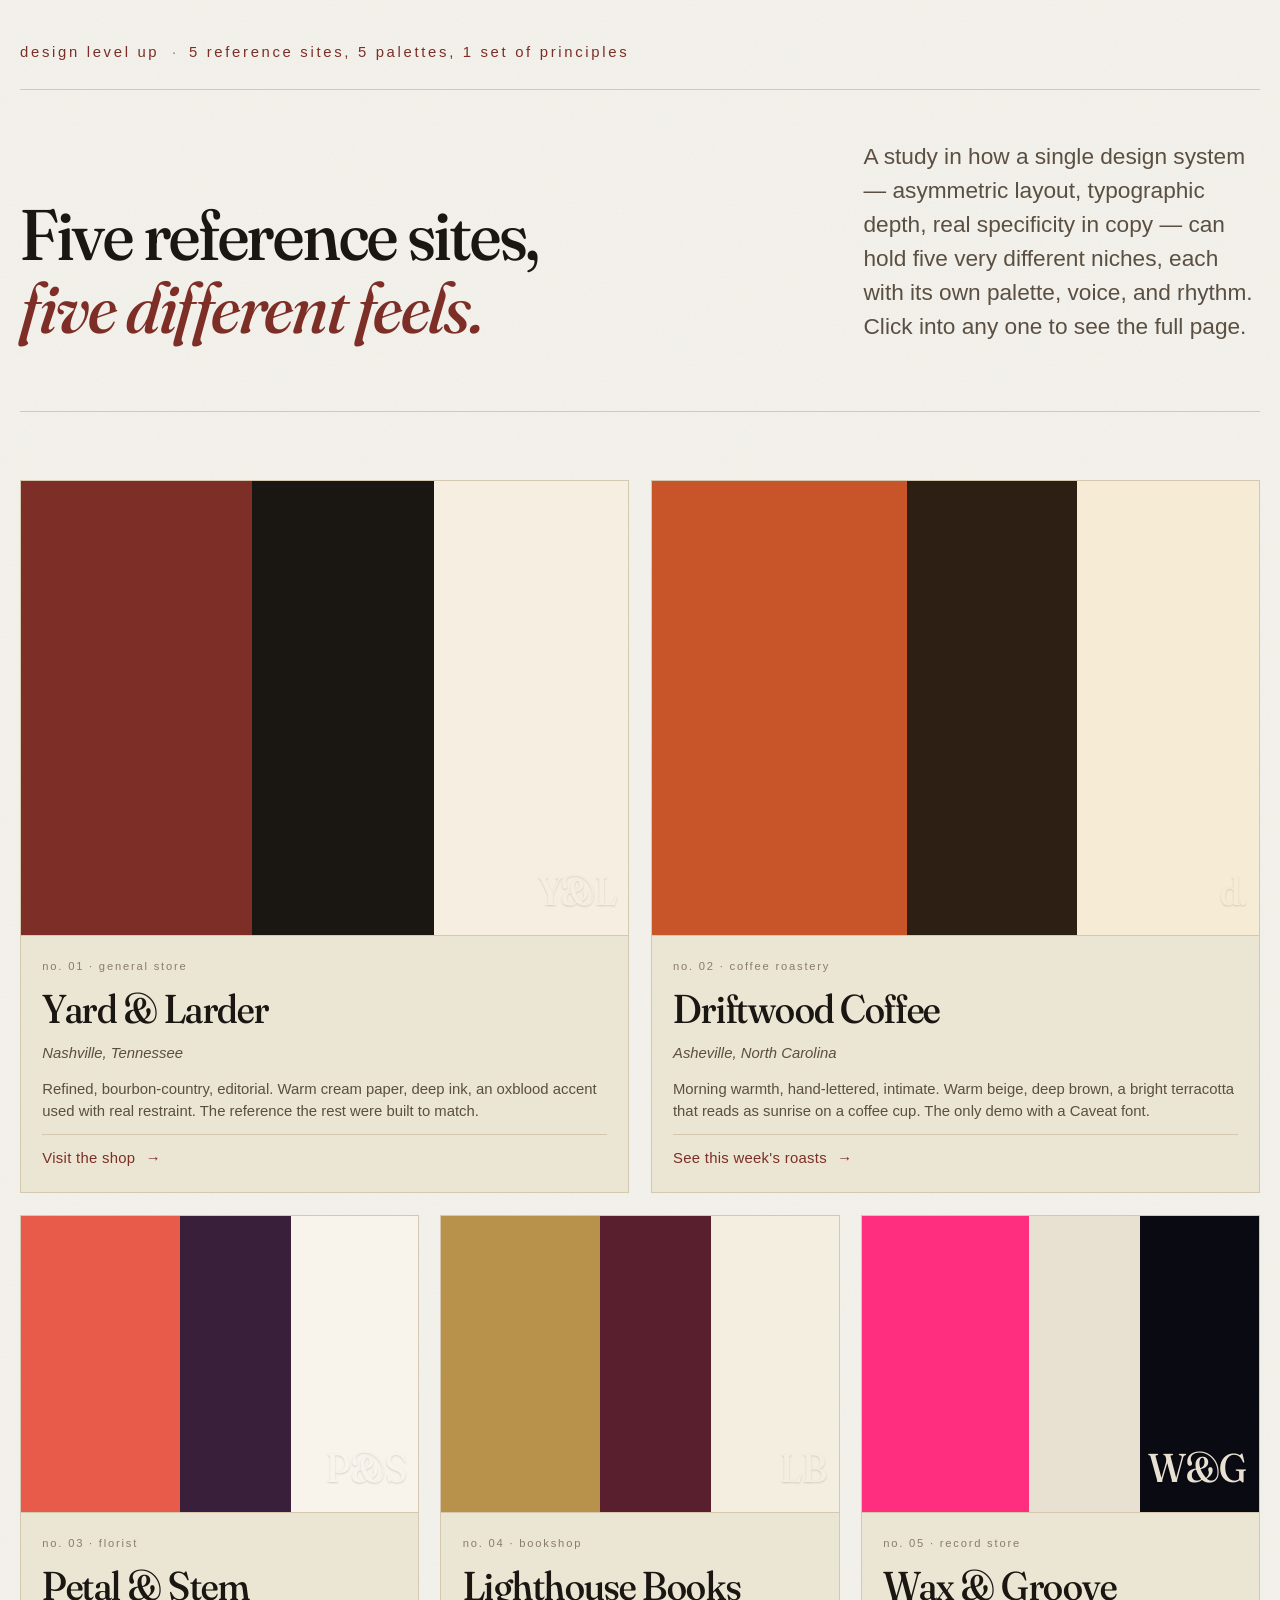
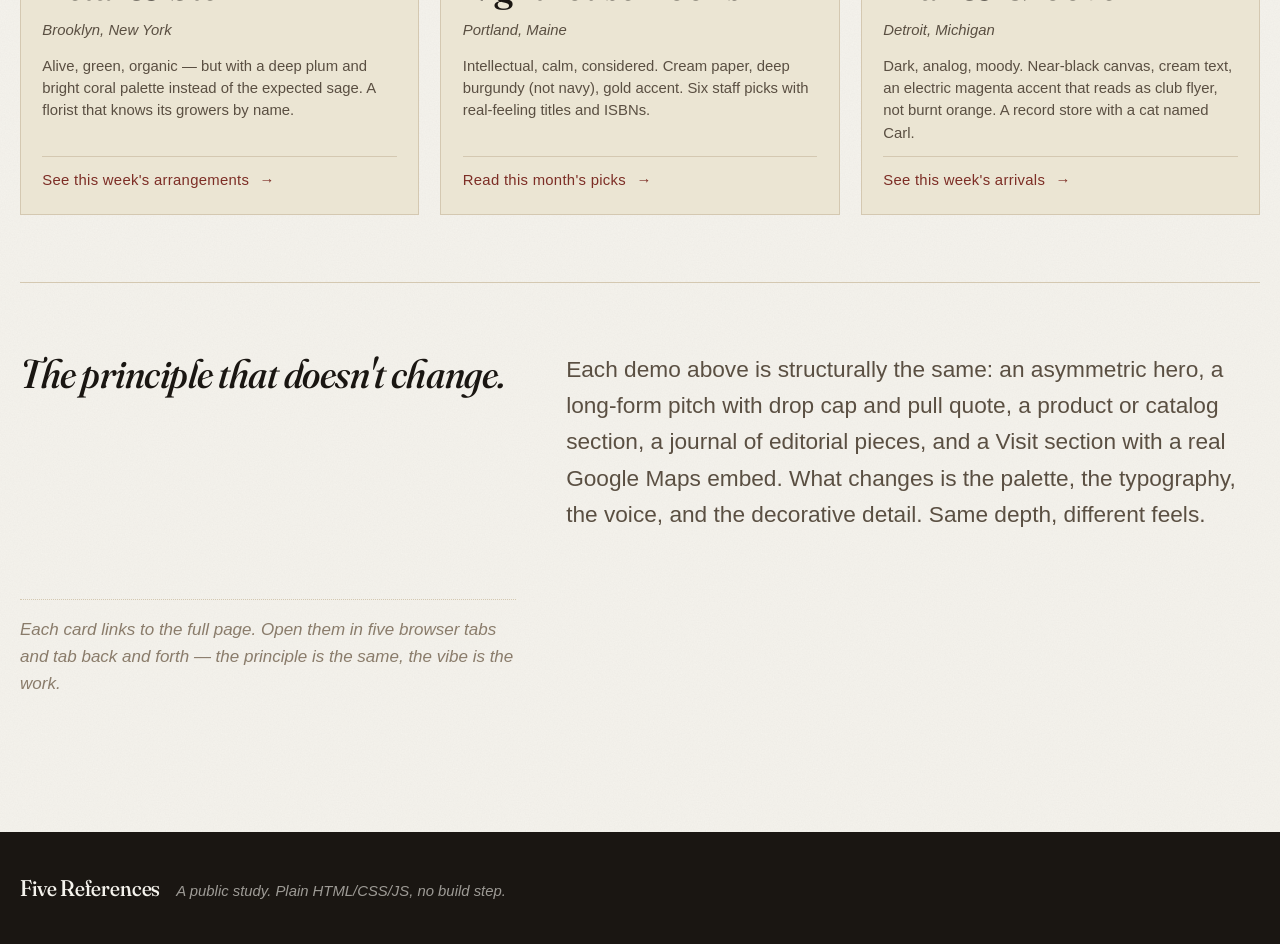
<file: index.html>
<!DOCTYPE html>
<html lang="en">
<head>
  <meta charset="UTF-8" />
  <meta name="viewport" content="width=device-width, initial-scale=1.0" />
  <meta name="description" content="Five reference sites for the design language. Each one is a different niche, with a different palette and voice, all built on the same depth principles. A study in how a single design system can hold five very different feels." />
  <meta name="theme-color" content="#f5f3ed" />
  <title>Five Reference Sites — A study in palette, voice, and depth</title>

  <link rel="preconnect" href="https://fonts.googleapis.com" crossorigin />
  <link rel="preconnect" href="https://fonts.gstatic.com" crossorigin />
  <link rel="stylesheet" href="https://fonts.googleapis.com/css2?family=Fraunces:opsz,wght,SOFT@9..144,300..700,30..100&family=Caveat:wght@500;600;700&family=Bebas+Neue&display=swap" />
  <link rel="stylesheet" href="styles.css" />

  <link rel="icon" type="image/svg+xml" href="data:image/svg+xml;utf8,<svg xmlns='http://www.w3.org/2000/svg' viewBox='0 0 64 64'><rect width='64' height='64' rx='6' fill='%23f5f3ed'/><text x='50%25' y='58%25' font-family='Georgia,serif' font-size='40' font-weight='500' text-anchor='middle' fill='%237d2e26'>5</text></svg>" />
</head>
<body>
  <a class="skip-link" href="#main">Skip to content</a>

  <main id="main">
    <!-- =================== HEADER =================== -->
    <header class="page-header">
      <p class="eyebrow page-eyebrow">
        <span>Design Level Up</span>
        <span class="eyebrow-sep" aria-hidden="true">·</span>
        <span>5 reference sites, 5 palettes, 1 set of principles</span>
      </p>
    </header>

    <!-- =================== HERO =================== -->
    <section class="hero">
      <h1 class="hero-title">
        Five reference sites,<br />
        <em>five different feels.</em>
      </h1>
      <p class="hero-lede">
        A study in how a single design system — asymmetric
        layout, typographic depth, real specificity in copy —
        can hold five very different niches, each with
        its own palette, voice, and rhythm. Click into any
        one to see the full page.
      </p>
    </section>

    <!-- =================== THE FIVE =================== -->
    <section class="five" aria-label="The five reference sites">
      <ol class="five-grid" role="list">

        <li class="card">
          <a class="card-link" href="yard-and-larder/index.html">
            <div class="card-preview card-preview--yard">
              <span class="card-swatch card-swatch--yard" aria-hidden="true"></span>
              <span class="card-swatch card-swatch--yard-2" aria-hidden="true"></span>
              <span class="card-swatch card-swatch--yard-3" aria-hidden="true"></span>
              <span class="card-mark card-mark--yard" aria-hidden="true">Y&amp;L</span>
            </div>
            <div class="card-body">
              <p class="card-cat">No. 01 · General store</p>
              <h2 class="card-title">Yard &amp; Larder</h2>
              <p class="card-place">Nashville, Tennessee</p>
              <p class="card-vibe">
                Refined, bourbon-country, editorial. Warm cream
                paper, deep ink, an oxblood accent used with
                real restraint. The reference the rest were
                built to match.
              </p>
              <p class="card-cta">Visit the shop <span class="card-arrow" aria-hidden="true">→</span></p>
            </div>
          </a>
        </li>

        <li class="card">
          <a class="card-link" href="driftwood-coffee/index.html">
            <div class="card-preview card-preview--driftwood">
              <span class="card-swatch card-swatch--driftwood" aria-hidden="true"></span>
              <span class="card-swatch card-swatch--driftwood-2" aria-hidden="true"></span>
              <span class="card-swatch card-swatch--driftwood-3" aria-hidden="true"></span>
              <span class="card-mark card-mark--driftwood" aria-hidden="true">d.</span>
            </div>
            <div class="card-body">
              <p class="card-cat">No. 02 · Coffee roastery</p>
              <h2 class="card-title">Driftwood Coffee</h2>
              <p class="card-place">Asheville, North Carolina</p>
              <p class="card-vibe">
                Morning warmth, hand-lettered, intimate. Warm
                beige, deep brown, a bright terracotta that
                reads as sunrise on a coffee cup. The only
                demo with a Caveat font.
              </p>
              <p class="card-cta">See this week's roasts <span class="card-arrow" aria-hidden="true">→</span></p>
            </div>
          </a>
        </li>

        <li class="card">
          <a class="card-link" href="petal-and-stem/index.html">
            <div class="card-preview card-preview--petal">
              <span class="card-swatch card-swatch--petal" aria-hidden="true"></span>
              <span class="card-swatch card-swatch--petal-2" aria-hidden="true"></span>
              <span class="card-swatch card-swatch--petal-3" aria-hidden="true"></span>
              <span class="card-mark card-mark--petal" aria-hidden="true">P&amp;S</span>
            </div>
            <div class="card-body">
              <p class="card-cat">No. 03 · Florist</p>
              <h2 class="card-title">Petal &amp; Stem</h2>
              <p class="card-place">Brooklyn, New York</p>
              <p class="card-vibe">
                Alive, green, organic — but with a deep plum
                and bright coral palette instead of the
                expected sage. A florist that knows its
                growers by name.
              </p>
              <p class="card-cta">See this week's arrangements <span class="card-arrow" aria-hidden="true">→</span></p>
            </div>
          </a>
        </li>

        <li class="card">
          <a class="card-link" href="lighthouse-books/index.html">
            <div class="card-preview card-preview--lighthouse">
              <span class="card-swatch card-swatch--lighthouse" aria-hidden="true"></span>
              <span class="card-swatch card-swatch--lighthouse-2" aria-hidden="true"></span>
              <span class="card-swatch card-swatch--lighthouse-3" aria-hidden="true"></span>
              <span class="card-mark card-mark--lighthouse" aria-hidden="true">LB</span>
            </div>
            <div class="card-body">
              <p class="card-cat">No. 04 · Bookshop</p>
              <h2 class="card-title">Lighthouse Books</h2>
              <p class="card-place">Portland, Maine</p>
              <p class="card-vibe">
                Intellectual, calm, considered. Cream paper,
                deep burgundy (not navy), gold accent. Six
                staff picks with real-feeling titles and
                ISBNs.
              </p>
              <p class="card-cta">Read this month's picks <span class="card-arrow" aria-hidden="true">→</span></p>
            </div>
          </a>
        </li>

        <li class="card">
          <a class="card-link" href="wax-and-groove/index.html">
            <div class="card-preview card-preview--wax">
              <span class="card-swatch card-swatch--wax" aria-hidden="true"></span>
              <span class="card-swatch card-swatch--wax-2" aria-hidden="true"></span>
              <span class="card-swatch card-swatch--wax-3" aria-hidden="true"></span>
              <span class="card-mark card-mark--wax" aria-hidden="true">W&amp;G</span>
            </div>
            <div class="card-body">
              <p class="card-cat">No. 05 · Record store</p>
              <h2 class="card-title">Wax &amp; Groove</h2>
              <p class="card-place">Detroit, Michigan</p>
              <p class="card-vibe">
                Dark, analog, moody. Near-black canvas, cream
                text, an electric magenta accent that reads
                as club flyer, not burnt orange. A record
                store with a cat named Carl.
              </p>
              <p class="card-cta">See this week's arrivals <span class="card-arrow" aria-hidden="true">→</span></p>
            </div>
          </a>
        </li>

      </ol>
    </section>

    <!-- =================== THE PRINCIPLE =================== -->
    <section class="principle">
      <h2 class="principle-title">The principle that doesn't change.</h2>
      <p class="principle-body">
        Each demo above is structurally the same: an
        asymmetric hero, a long-form pitch with drop cap
        and pull quote, a product or catalog section, a
        journal of editorial pieces, and a Visit section
        with a real Google Maps embed. What changes is
        the palette, the typography, the voice, and the
        decorative detail. Same depth, different feels.
      </p>
      <p class="principle-foot">
        Each card links to the full page. Open them in
        five browser tabs and tab back and forth — the
        principle is the same, the vibe is the work.
      </p>
    </section>

  </main>

  <!-- =================== FOOTER =================== -->
  <footer class="page-footer">
    <div class="container">
      <p class="footer-text">
        <span class="footer-wordmark">Five References</span>
        <span class="footer-meta">A public study. Plain HTML/CSS/JS, no build step.</span>
      </p>
    </div>
  </footer>
</body>
</html>
</file>
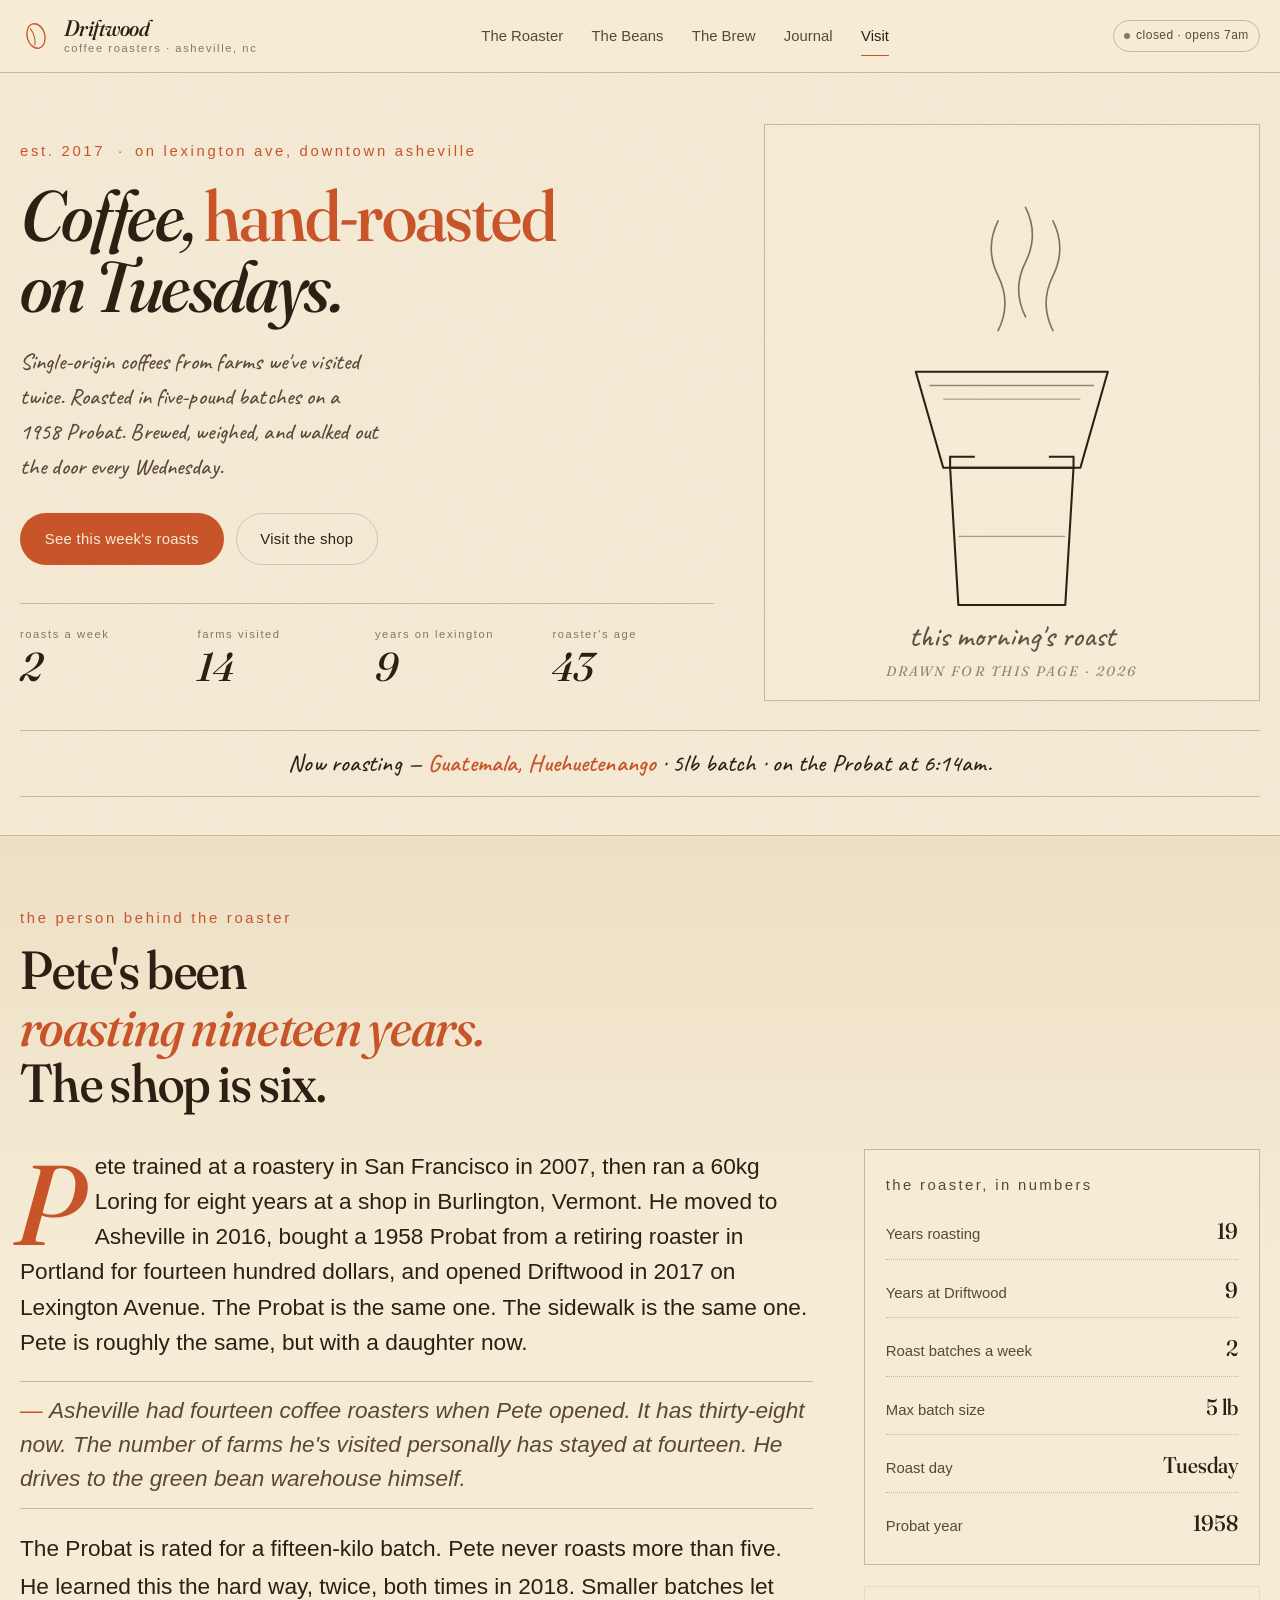
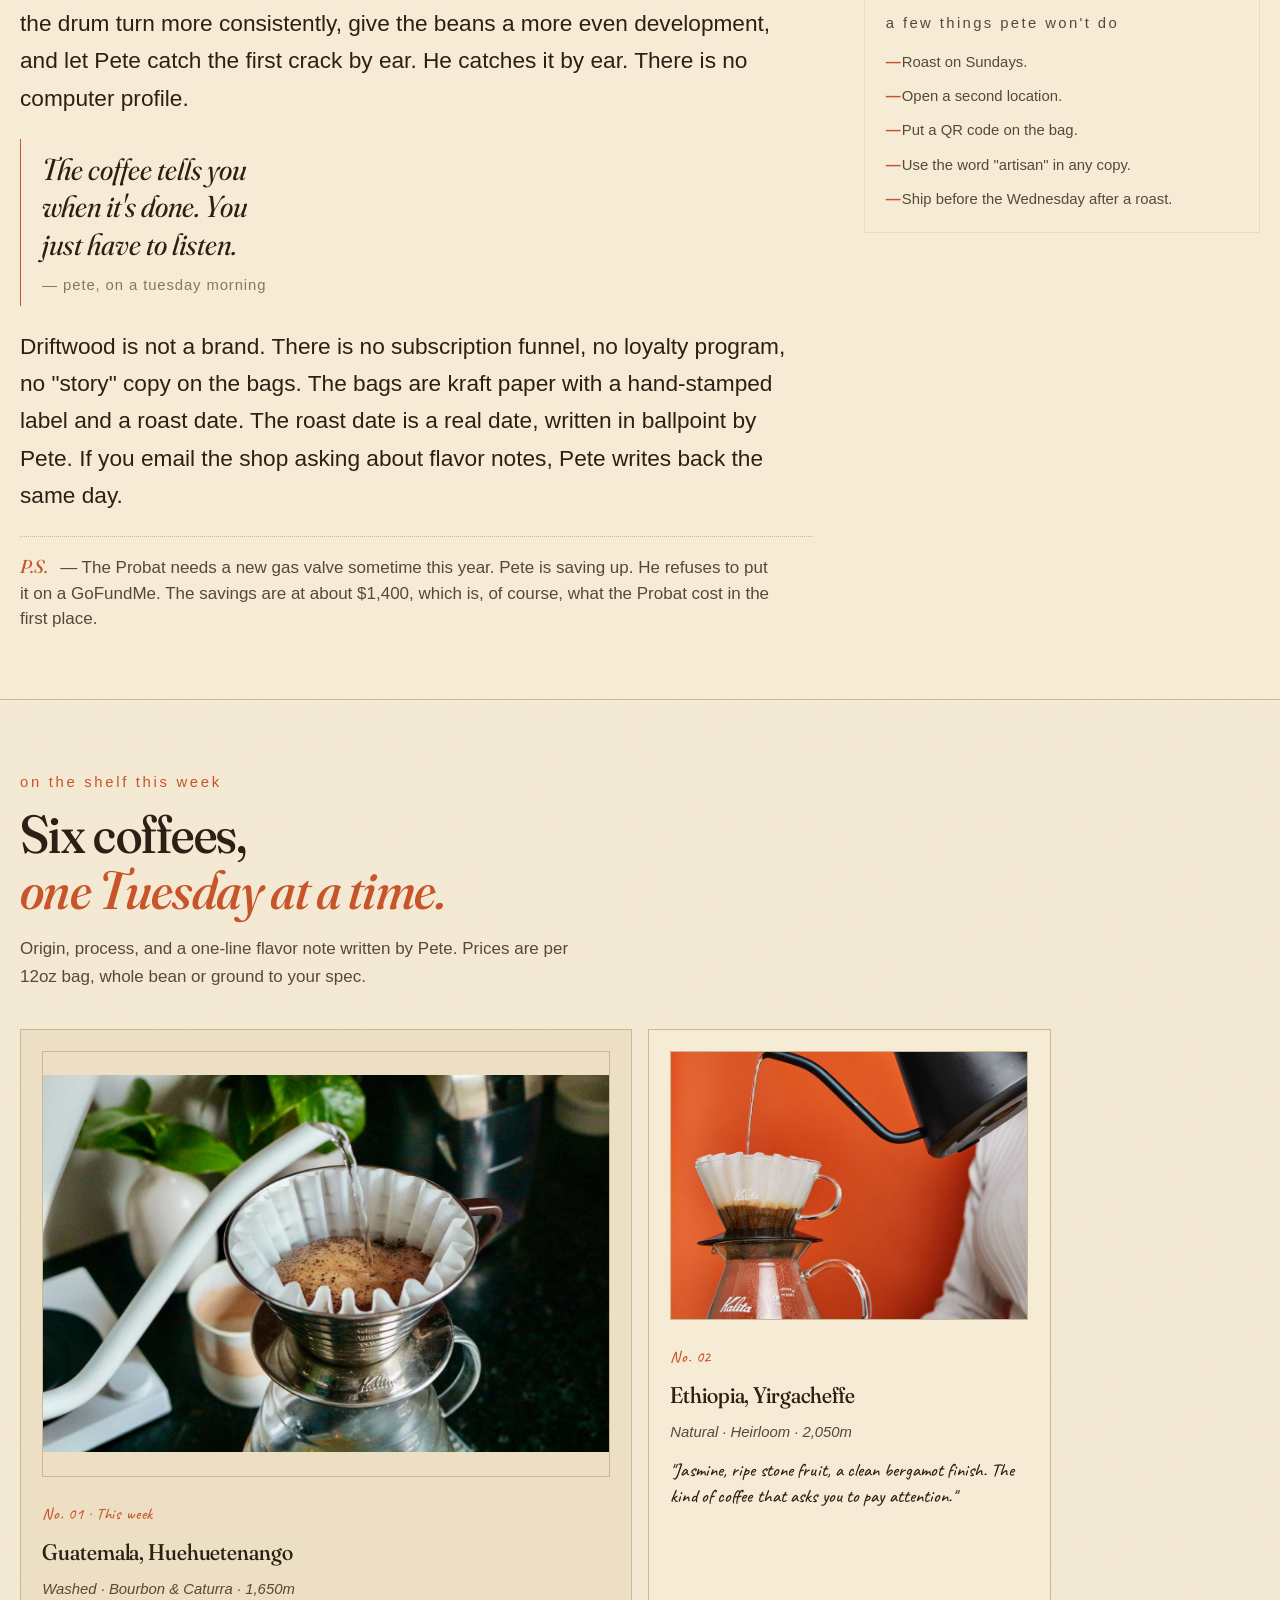
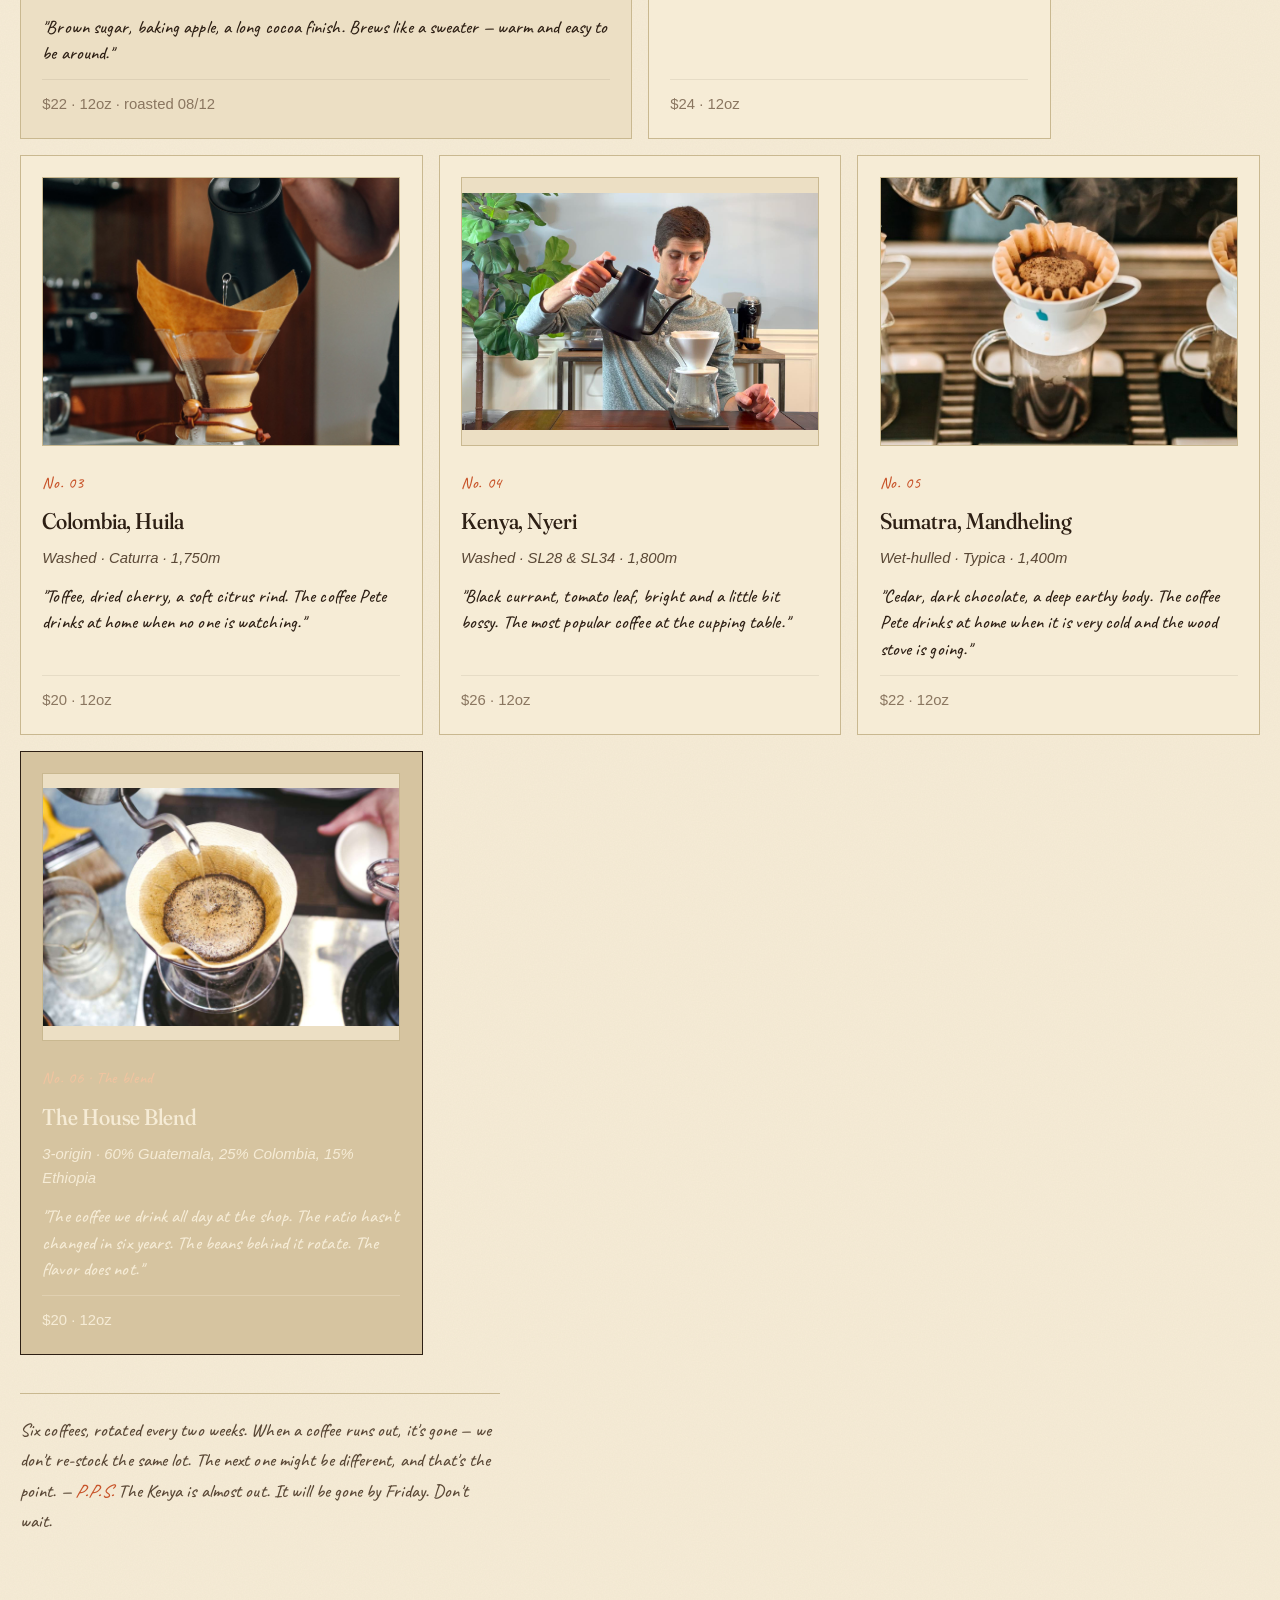
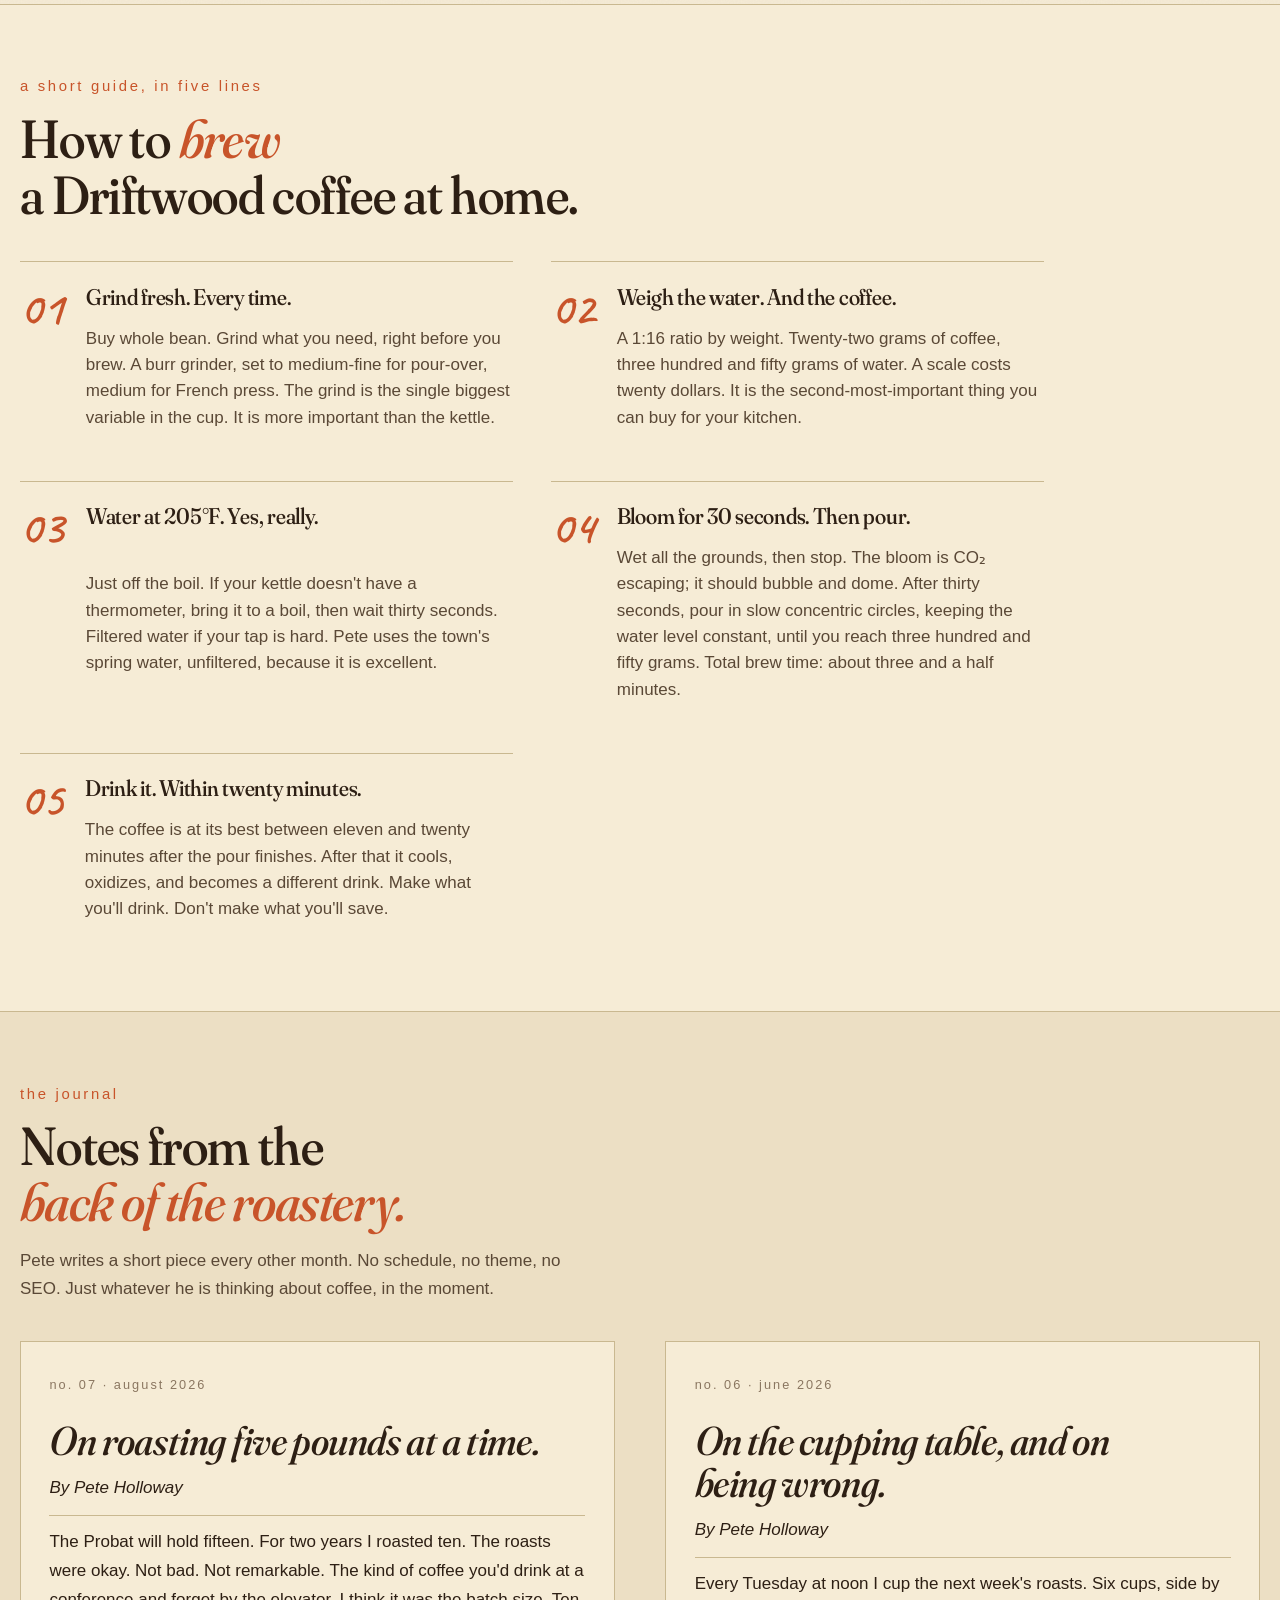
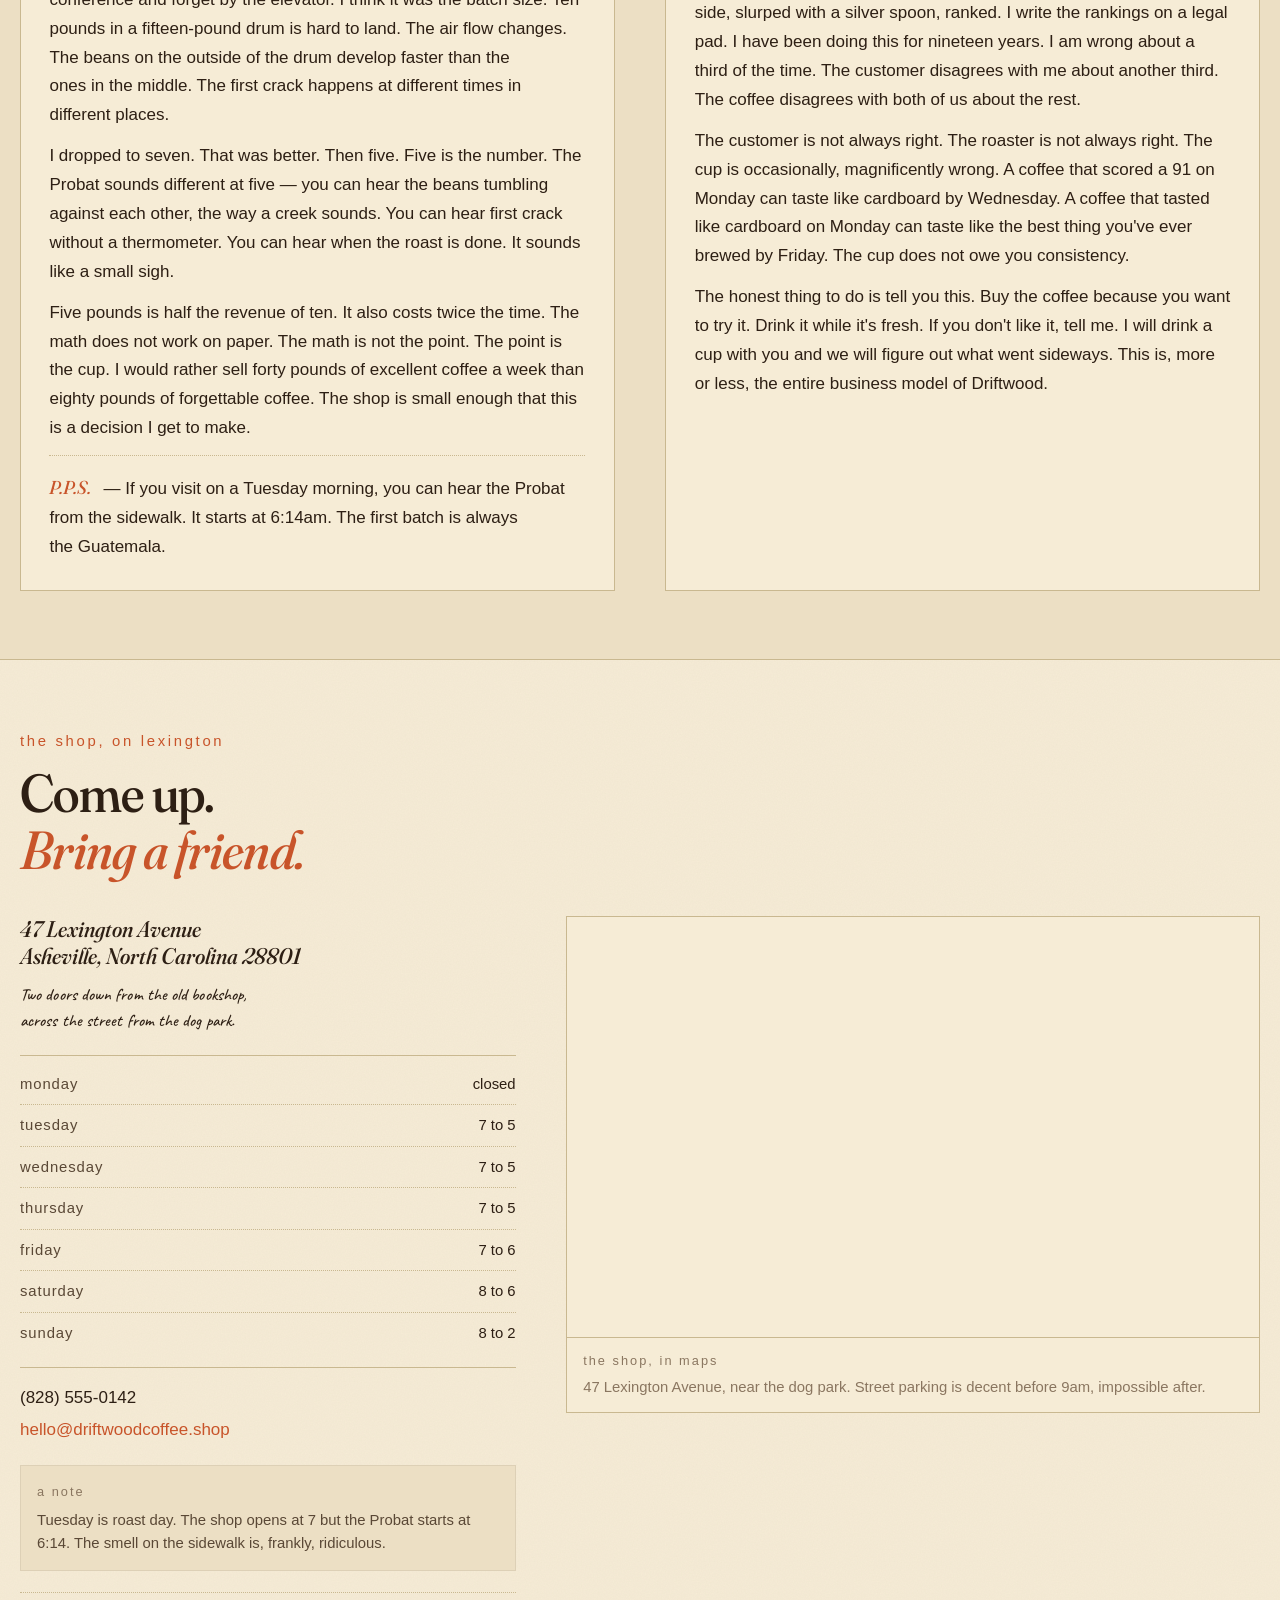
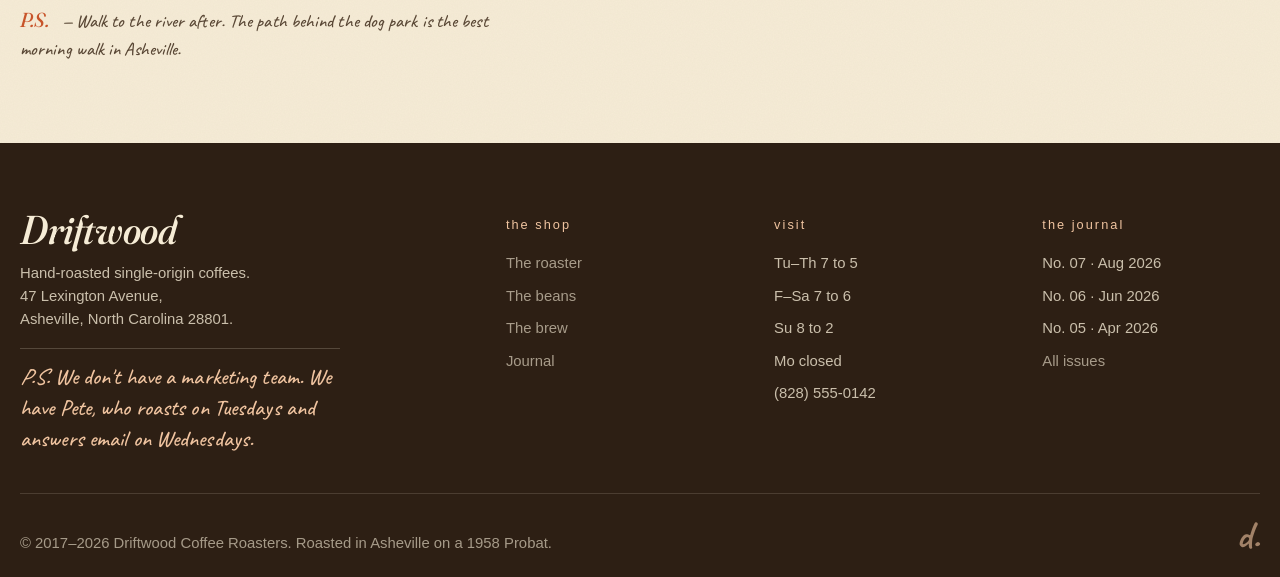
<file: driftwood-coffee/index.html>
<!DOCTYPE html>
<html lang="en">
<head>
  <meta charset="UTF-8" />
  <meta name="viewport" content="width=device-width, initial-scale=1.0" />
  <meta name="description" content="Driftwood Coffee Roasters — hand-roasted single-origin coffees, roasted on Tuesdays, shipped on Wednesdays. 47 Lexington Avenue, Asheville, North Carolina." />
  <meta name="theme-color" content="#f6ecd6" />
  <title>Driftwood Coffee Roasters — Hand-roasted, Asheville, North Carolina</title>

  <link rel="preconnect" href="https://fonts.googleapis.com" crossorigin />
  <link rel="preconnect" href="https://fonts.gstatic.com" crossorigin />
  <link rel="stylesheet" href="https://fonts.googleapis.com/css2?family=Fraunces:opsz,wght,SOFT@9..144,300..700,30..100&family=Caveat:wght@500;600;700&display=swap" />
  <link rel="stylesheet" href="styles.css" />

  <link rel="icon" type="image/svg+xml" href="data:image/svg+xml;utf8,<svg xmlns='http://www.w3.org/2000/svg' viewBox='0 0 64 64'><rect width='64' height='64' rx='6' fill='%23f4ead8'/><text x='50%25' y='62%25' font-family='Georgia,serif' font-size='36' font-style='italic' font-weight='500' text-anchor='middle' fill='%23c87434'>d</text></svg>" />

  <meta property="og:title" content="Driftwood Coffee Roasters" />
  <meta property="og:description" content="Hand-roasted single-origin coffees. Asheville, North Carolina." />
  <meta property="og:type" content="website" />
</head>
<body>
  <a class="skip-link" href="#main">Skip to content</a>

  <!-- =================== HEADER =================== -->
  <header class="site-header" id="site-header">
    <div class="nav-row">
      <a class="brand" href="#top" aria-label="Driftwood Coffee Roasters, home">
        <span class="brand-mark" aria-hidden="true">
          <!-- Hand-drawn-feeling coffee bean mark -->
          <svg viewBox="0 0 36 36" width="32" height="32" role="img" aria-label="Driftwood mark">
            <ellipse cx="18" cy="18" rx="10" ry="14" fill="none" stroke="currentColor" stroke-width="1.5" transform="rotate(-15 18 18)"/>
            <path d="M14 8 Q18 18 14 28" fill="none" stroke="currentColor" stroke-width="1.2" transform="rotate(-15 18 18)"/>
          </svg>
        </span>
        <span class="brand-text">
          <span class="brand-name">Driftwood</span>
          <span class="brand-tag">Coffee Roasters · Asheville, NC</span>
        </span>
      </a>

      <nav class="primary-nav" aria-label="Primary">
        <ul class="nav-list" role="list">
          <li><a href="#roaster" class="nav-link" data-section="roaster">The Roaster</a></li>
          <li><a href="#beans"    class="nav-link" data-section="beans">The Beans</a></li>
          <li><a href="#brew"     class="nav-link" data-section="brew">The Brew</a></li>
          <li><a href="#journal"  class="nav-link" data-section="journal">Journal</a></li>
          <li><a href="#visit"    class="nav-link" data-section="visit">Visit</a></li>
        </ul>
      </nav>

      <div class="nav-meta">
        <span class="hours-pill hours-pill--amber" aria-label="Open today">
          <span class="dot" aria-hidden="true"></span>
          <span class="hours-text">Open · Tu–Sa 7–5</span>
        </span>
      </div>
    </div>
  </header>

  <main id="main">

    <!-- =================== HERO (asymmetric, with "now roasting" badge) =================== -->
    <section class="hero" id="top" aria-label="Driftwood Coffee Roasters">
      <div class="hero-grid">
        <div class="hero-text">
          <p class="eyebrow hero-eyebrow hand">
            <span>Est. 2017</span>
            <span class="eyebrow-sep" aria-hidden="true">·</span>
            <span>On Lexington Ave, downtown Asheville</span>
          </p>
          <h1 class="hero-title">
            Coffee, <em>hand-roasted</em><br />
            on Tuesdays.
          </h1>
          <p class="hero-lede hand">
            Single-origin coffees from farms we've visited
            twice. Roasted in five-pound batches on a 1958
            Probat. Brewed, weighed, and walked out the
            door every Wednesday.
          </p>
          <div class="hero-actions">
            <a class="btn btn-primary" href="#beans">See this week's roasts</a>
            <a class="btn btn-ghost" href="#visit">Visit the shop</a>
          </div>
          <dl class="hero-meta" aria-label="At a glance">
            <div><dt>Roasts a week</dt><dd>2</dd></div>
            <div><dt>Farms visited</dt><dd>14</dd></div>
            <div><dt>Years on Lexington</dt><dd>9</dd></div>
            <div><dt>Roaster's age</dt><dd>43</dd></div>
          </dl>
        </div>

        <aside class="hero-art" aria-label="A hand-drawn coffee bean and a steaming cup">
          <!-- A custom hand-drawn-feeling SVG: a steaming pour-over cup.
               No stock photo. Made for this merchant. -->
          <svg viewBox="0 0 360 420" role="img" aria-labelledby="hero-art-title">
            <title id="hero-art-title">A pour-over cup, hand-drawn, with steam rising.</title>
            <defs>
              <pattern id="d-grain" width="3" height="3" patternUnits="userSpaceOnUse">
                <circle cx="1" cy="1" r="0.4" fill="#2d1f14" opacity=".07"/>
              </pattern>
            </defs>

            <!-- background paper -->
            <rect width="360" height="420" fill="#f6ecd6"/>
            <rect width="360" height="420" fill="url(#d-grain)" opacity=".6"/>

            <!-- steam -->
            <g opacity=".6" stroke="#2d1f14" stroke-width="1.2" fill="none" stroke-linecap="round">
              <path d="M170 70 Q160 90 170 110 Q180 130 170 150"/>
              <path d="M190 60 Q200 80 190 100 Q180 120 190 140"/>
              <path d="M210 70 Q220 90 210 110 Q200 130 210 150"/>
            </g>

            <!-- pour-over dripper -->
            <g transform="translate(110, 150)">
              <path d="M0 30 L140 30 L120 100 L20 100 Z"
                    fill="none" stroke="#2d1f14" stroke-width="1.5" stroke-linejoin="round"/>
              <line x1="10" y1="40" x2="130" y2="40" stroke="#2d1f14" stroke-width="1" opacity=".5"/>
              <line x1="20" y1="50" x2="120" y2="50" stroke="#2d1f14" stroke-width="1" opacity=".3"/>
            </g>

            <!-- carafe -->
            <g transform="translate(135, 250)">
              <path d="M0 0 L90 0 L84 100 L6 100 Z"
                    fill="none" stroke="#2d1f14" stroke-width="1.5" stroke-linejoin="round"/>
              <path d="M0 0 L0 -8 L18 -8" fill="none" stroke="#2d1f14" stroke-width="1.5"/>
              <path d="M90 0 L90 -8 L72 -8" fill="none" stroke="#2d1f14" stroke-width="1.5"/>
              <line x1="6" y1="50" x2="84" y2="50" stroke="#2d1f14" stroke-width="1" opacity=".4"/>
            </g>

            <!-- handwritten label -->
            <text x="180" y="380" text-anchor="middle"
                  font-family="Caveat, Fraunces, Georgia, serif" font-size="22"
                  fill="#2d1f14" font-weight="500" opacity=".75">
              this morning's roast
            </text>
            <text x="180" y="402" text-anchor="middle"
                  font-family="Fraunces, Georgia, serif" font-style="italic"
                  font-size="10" fill="#2d1f14" opacity=".5" letter-spacing="1.5">
              DRAWN FOR THIS PAGE · 2026
            </text>
          </svg>
        </aside>
      </div>

      <!-- A handwritten "now roasting" note pinned under the hero -->
      <div class="hero-note">
        <span class="hand">Now roasting &mdash;</span>
        <span class="hero-note-bean">Guatemala, Huehuetenango</span>
        <span class="hand"> · 5lb batch · on the Probat at 6:14am.</span>
      </div>
    </section>

    <!-- =================== THE ROASTER (about Pete) =================== -->
    <section class="roaster" id="roaster" aria-labelledby="roaster-title">
      <div class="container">
        <header class="section-head section-head--left">
          <p class="eyebrow hand">The person behind the roaster</p>
          <h2 class="section-title" id="roaster-title">
            Pete's been<br /><em>roasting nineteen years.</em><br />
            The shop is six.
          </h2>
        </header>

        <div class="prose-grid">
          <article class="prose hang-punct">
            <p class="lead">
              Pete trained at a roastery in San Francisco in
              2007, then ran a 60kg Loring for eight years at
              a shop in Burlington, Vermont. He moved to
              Asheville in 2016, bought a 1958 Probat from a
              retiring roaster in Portland for fourteen hundred
              dollars, and opened Driftwood in 2017 on
              Lexington Avenue. The Probat is the same one. The
              sidewalk is the same one. Pete is roughly the
              same, but with a daughter now.
            </p>

            <aside class="margin-note">
              Asheville had fourteen coffee roasters when
              Pete opened. It has thirty-eight now. The
              number of farms he's visited personally has
              stayed at fourteen. He drives to the green
              bean warehouse himself.
            </aside>

            <p>
              The Probat is rated for a fifteen-kilo batch.
              Pete never roasts more than five. He learned
              this the hard way, twice, both times in 2018.
              Smaller batches let the drum turn more
              consistently, give the beans a more even
              development, and let Pete catch the first
              crack by ear. He catches it by ear. There
              is no computer profile.
            </p>

            <blockquote class="pullquote">
              The coffee tells you<br />
              when it's done. You<br />
              just have to listen.
              <cite>— Pete, on a Tuesday morning</cite>
            </blockquote>

            <p>
              Driftwood is not a brand. There is no
              subscription funnel, no loyalty program, no
              "story" copy on the bags. The bags are kraft
              paper with a hand-stamped label and a roast
              date. The roast date is a real date, written
              in ballpoint by Pete. If you email the shop
              asking about flavor notes, Pete writes back
              the same day.
            </p>

            <p class="post-script">
              <strong>P.S.</strong> &mdash; The Probat needs
              a new gas valve sometime this year. Pete is
              saving up. He refuses to put it on a
              GoFundMe. The savings are at about $1,400,
              which is, of course, what the Probat cost
              in the first place.
            </p>
          </article>

          <aside class="pitch-side" aria-label="Roaster details">
            <div class="side-card">
              <p class="eyebrow eyebrow--small">The roaster, in numbers</p>
              <dl class="prose-numerals">
                <div><dt>Years roasting</dt><dd>19</dd></div>
                <div><dt>Years at Driftwood</dt><dd>9</dd></div>
                <div><dt>Roast batches a week</dt><dd>2</dd></div>
                <div><dt>Max batch size</dt><dd>5 lb</dd></div>
                <div><dt>Roast day</dt><dd>Tuesday</dd></div>
                <div><dt>Probat year</dt><dd>1958</dd></div>
              </dl>
            </div>
            <div class="side-card side-card--quiet">
              <p class="eyebrow eyebrow--small">A few things Pete won't do</p>
              <ul class="quirk-list" role="list">
                <li>Roast on Sundays.</li>
                <li>Open a second location.</li>
                <li>Put a QR code on the bag.</li>
                <li>Use the word "artisan" in any copy.</li>
                <li>Ship before the Wednesday after a roast.</li>
              </ul>
            </div>
          </aside>
        </div>
      </div>
    </section>

    <!-- =================== THE BEANS (single-origins) =================== -->
    <section class="beans" id="beans" aria-labelledby="beans-title">
      <div class="container">
        <header class="section-head section-head--left">
          <p class="eyebrow hand">On the shelf this week</p>
          <h2 class="section-title" id="beans-title">
            Six coffees,<br /><em>one Tuesday at a time.</em>
          </h2>
          <p class="section-sub">
            Origin, process, and a one-line flavor note written
            by Pete. Prices are per 12oz bag, whole bean or
            ground to your spec.
          </p>
        </header>

        <ul class="bean-grid" role="list">
          <li class="bean-card bean-card--feature">
            <div class="bean-art" aria-hidden="true">
              <img src="img/roastery.jpg" alt="Guatemala, Huehuetenango" loading="lazy" decoding="async" />
            </div>
            <p class="bean-cat hand">No. 01 · This week</p>
            <h3 class="bean-name">Guatemala, Huehuetenango</h3>
            <p class="bean-process">Washed · Bourbon &amp; Caturra · 1,650m</p>
            <p class="bean-notes hand">
              "Brown sugar, baking apple, a long cocoa finish.
              Brews like a sweater — warm and easy to be
              around."
            </p>
            <p class="bean-meta prose-numerals">$22 · 12oz · roasted 08/12</p>
          </li>

          <li class="bean-card">
            <div class="bean-art" aria-hidden="true">
              <img src="img/bag.jpg" alt="Ethiopia, Yirgacheffe" loading="lazy" decoding="async" />
            </div>
            <p class="bean-cat hand">No. 02</p>
            <h3 class="bean-name">Ethiopia, Yirgacheffe</h3>
            <p class="bean-process">Natural · Heirloom · 2,050m</p>
            <p class="bean-notes hand">
              "Jasmine, ripe stone fruit, a clean bergamot
              finish. The kind of coffee that asks you to
              pay attention."
            </p>
            <p class="bean-meta prose-numerals">$24 · 12oz</p>
          </li>

          <li class="bean-card">
            <div class="bean-art" aria-hidden="true">
              <img src="img/pour-over.jpg" alt="Colombia, Huila" loading="lazy" decoding="async" />
            </div>
            <p class="bean-cat hand">No. 03</p>
            <h3 class="bean-name">Colombia, Huila</h3>
            <p class="bean-process">Washed · Caturra · 1,750m</p>
            <p class="bean-notes hand">
              "Toffee, dried cherry, a soft citrus rind. The
              coffee Pete drinks at home when no one is
              watching."
            </p>
            <p class="bean-meta prose-numerals">$20 · 12oz</p>
          </li>

          <li class="bean-card">
            <div class="bean-art" aria-hidden="true">
              <img src="img/beans.jpg" alt="Kenya, Nyeri" loading="lazy" decoding="async" />
            </div>
            <p class="bean-cat hand">No. 04</p>
            <h3 class="bean-name">Kenya, Nyeri</h3>
            <p class="bean-process">Washed · SL28 &amp; SL34 · 1,800m</p>
            <p class="bean-notes hand">
              "Black currant, tomato leaf, bright and a little
              bit bossy. The most popular coffee at the cupping
              table."
            </p>
            <p class="bean-meta prose-numerals">$26 · 12oz</p>
          </li>

          <li class="bean-card">
            <div class="bean-art" aria-hidden="true">
              <img src="img/morning.jpg" alt="Sumatra, Mandheling" loading="lazy" decoding="async" />
            </div>
            <p class="bean-cat hand">No. 05</p>
            <h3 class="bean-name">Sumatra, Mandheling</h3>
            <p class="bean-process">Wet-hulled · Typica · 1,400m</p>
            <p class="bean-notes hand">
              "Cedar, dark chocolate, a deep earthy body.
              The coffee Pete drinks at home when it is very
              cold and the wood stove is going."
            </p>
            <p class="bean-meta prose-numerals">$22 · 12oz</p>
          </li>

          <li class="bean-card bean-card--blend">
            <div class="bean-art" aria-hidden="true">
              <img src="img/cafe.jpg" alt="The House Blend" loading="lazy" decoding="async" />
            </div>
            <p class="bean-cat hand">No. 06 · The blend</p>
            <h3 class="bean-name">The House Blend</h3>
            <p class="bean-process">3-origin · 60% Guatemala, 25% Colombia, 15% Ethiopia</p>
            <p class="bean-notes hand">
              "The coffee we drink all day at the shop. The
              ratio hasn't changed in six years. The beans
              behind it rotate. The flavor does not."
            </p>
            <p class="bean-meta prose-numerals">$20 · 12oz</p>
          </li>
        </ul>

        <p class="bean-footnote hand">
          Six coffees, rotated every two weeks. When a coffee
          runs out, it's gone — we don't re-stock the same lot.
          The next one might be different, and that's the
          point. &mdash; <em>P.P.S.</em> The Kenya is almost out.
          It will be gone by Friday. Don't wait.
        </p>
      </div>
    </section>

    <!-- =================== THE BREW (a small guide) =================== -->
    <section class="brew" id="brew" aria-labelledby="brew-title">
      <div class="container">
        <header class="section-head section-head--left">
          <p class="eyebrow hand">A short guide, in five lines</p>
          <h2 class="section-title" id="brew-title">
            How to <em>brew</em><br />
            a Driftwood coffee at home.
          </h2>
        </header>

        <ol class="brew-list" role="list">
          <li class="brew-step">
            <p class="brew-num prose-numerals">01</p>
            <h3 class="brew-step-title">Grind fresh. Every time.</h3>
            <p class="brew-step-body">
              Buy whole bean. Grind what you need, right
              before you brew. A burr grinder, set to
              medium-fine for pour-over, medium for
              French press. The grind is the single biggest
              variable in the cup. It is more important than
              the kettle.
            </p>
          </li>
          <li class="brew-step">
            <p class="brew-num prose-numerals">02</p>
            <h3 class="brew-step-title">Weigh the water. And the coffee.</h3>
            <p class="brew-step-body">
              A 1:16 ratio by weight. Twenty-two grams of
              coffee, three hundred and fifty grams of
              water. A scale costs twenty dollars. It is
              the second-most-important thing you can buy
              for your kitchen.
            </p>
          </li>
          <li class="brew-step">
            <p class="brew-num prose-numerals">03</p>
            <h3 class="brew-step-title">Water at 205°F. Yes, really.</h3>
            <p class="brew-step-body">
              Just off the boil. If your kettle doesn't have
              a thermometer, bring it to a boil, then wait
              thirty seconds. Filtered water if your tap is
              hard. Pete uses the town's spring water,
              unfiltered, because it is excellent.
            </p>
          </li>
          <li class="brew-step">
            <p class="brew-num prose-numerals">04</p>
            <h3 class="brew-step-title">Bloom for 30 seconds. Then pour.</h3>
            <p class="brew-step-body">
              Wet all the grounds, then stop. The bloom is
              CO₂ escaping; it should bubble and dome. After
              thirty seconds, pour in slow concentric
              circles, keeping the water level constant,
              until you reach three hundred and fifty grams.
              Total brew time: about three and a half
              minutes.
            </p>
          </li>
          <li class="brew-step">
            <p class="brew-num prose-numerals">05</p>
            <h3 class="brew-step-title">Drink it. Within twenty minutes.</h3>
            <p class="brew-step-body">
              The coffee is at its best between eleven and
              twenty minutes after the pour finishes. After
              that it cools, oxidizes, and becomes a
              different drink. Make what you'll drink.
              Don't make what you'll save.
            </p>
          </li>
        </ol>
      </div>
    </section>

    <!-- =================== THE JOURNAL =================== -->
    <section class="journal" id="journal" aria-labelledby="journal-title">
      <div class="container">
        <header class="section-head section-head--left">
          <p class="eyebrow hand">The journal</p>
          <h2 class="section-title" id="journal-title">
            Notes from the<br /><em>back of the roastery.</em>
          </h2>
          <p class="section-sub">
            Pete writes a short piece every other month. No
            schedule, no theme, no SEO. Just whatever he is
            thinking about coffee, in the moment.
          </p>
        </header>

        <div class="journal-grid">
          <article class="journal-piece hang-punct">
            <p class="journal-meta prose-numerals">
              <span class="eyebrow eyebrow--small">No. 07 · August 2026</span>
            </p>
            <h3 class="journal-title-piece">
              On roasting five pounds at a time.
            </h3>
            <p class="journal-byline prose-numerals">By Pete Holloway</p>

            <p>
              The Probat will hold fifteen. For two years
              I roasted ten. The roasts were okay. Not
              bad. Not remarkable. The kind of coffee
              you'd drink at a conference and forget by
              the elevator. I think it was the batch size.
              Ten pounds in a fifteen-pound drum is hard
              to land. The air flow changes. The beans on
              the outside of the drum develop faster
              than the ones in the middle. The first
              crack happens at different times in
              different places.
            </p>
            <p>
              I dropped to seven. That was better. Then
              five. Five is the number. The Probat
              sounds different at five — you can hear
              the beans tumbling against each other,
              the way a creek sounds. You can hear
              first crack without a thermometer. You
              can hear when the roast is done. It
              sounds like a small sigh.
            </p>
            <p>
              Five pounds is half the revenue of ten.
              It also costs twice the time. The math
              does not work on paper. The math is
              not the point. The point is the cup.
              I would rather sell forty pounds of
              excellent coffee a week than eighty
              pounds of forgettable coffee. The shop
              is small enough that this is a
              decision I get to make.
            </p>
            <p class="post-script">
              <strong>P.P.S.</strong> &mdash; If you visit
              on a Tuesday morning, you can hear the
              Probat from the sidewalk. It starts at
              6:14am. The first batch is always the
              Guatemala.
            </p>
          </article>

          <article class="journal-piece hang-punct">
            <p class="journal-meta prose-numerals">
              <span class="eyebrow eyebrow--small">No. 06 · June 2026</span>
            </p>
            <h3 class="journal-title-piece">
              On the cupping table, and on being wrong.
            </h3>
            <p class="journal-byline prose-numerals">By Pete Holloway</p>

            <p>
              Every Tuesday at noon I cup the next
              week's roasts. Six cups, side by side,
              slurped with a silver spoon, ranked.
              I write the rankings on a legal pad. I
              have been doing this for nineteen years.
              I am wrong about a third of the time.
              The customer disagrees with me about
              another third. The coffee disagrees with
              both of us about the rest.
            </p>
            <p>
              The customer is not always right. The
              roaster is not always right. The cup
              is occasionally, magnificently wrong.
              A coffee that scored a 91 on Monday
              can taste like cardboard by Wednesday.
              A coffee that tasted like cardboard on
              Monday can taste like the best thing
              you've ever brewed by Friday. The cup
              does not owe you consistency.
            </p>
            <p>
              The honest thing to do is tell you this.
              Buy the coffee because you want to
              try it. Drink it while it's fresh. If
              you don't like it, tell me. I will drink
              a cup with you and we will figure out
              what went sideways. This is, more or
              less, the entire business model of
              Driftwood.
            </p>
          </article>
        </div>
      </div>
    </section>

    <!-- =================== VISIT (Google Maps embed) =================== -->
    <section class="visit" id="visit" aria-labelledby="visit-title">
      <div class="container">
        <header class="section-head section-head--left">
          <p class="eyebrow hand">The shop, on Lexington</p>
          <h2 class="section-title" id="visit-title">
            Come up.<br /><em>Bring a friend.</em>
          </h2>
        </header>

        <div class="visit-grid">
          <div class="visit-info">
            <address class="visit-address">
              <p class="visit-line visit-line--big">
                47 Lexington Avenue<br />
                Asheville, North Carolina 28801
              </p>
              <p class="visit-line hand">
                Two doors down from the old bookshop,<br />
                across the street from the dog park.
              </p>
            </address>

            <dl class="visit-hours prose-numerals">
              <div><dt>Monday</dt><dd>closed</dd></div>
              <div><dt>Tuesday</dt><dd>7 to 5</dd></div>
              <div><dt>Wednesday</dt><dd>7 to 5</dd></div>
              <div><dt>Thursday</dt><dd>7 to 5</dd></div>
              <div><dt>Friday</dt><dd>7 to 6</dd></div>
              <div><dt>Saturday</dt><dd>8 to 6</dd></div>
              <div><dt>Sunday</dt><dd>8 to 2</dd></div>
            </dl>

            <ul class="visit-contact" role="list">
              <li>(828) 555-0142</li>
              <li><a href="mailto:hello@driftwoodcoffee.shop">hello@driftwoodcoffee.shop</a></li>
            </ul>

            <p class="visit-quirk">
              <span class="eyebrow eyebrow--small">A note</span>
              Tuesday is roast day. The shop opens at 7 but
              the Probat starts at 6:14. The smell on the
              sidewalk is, frankly, ridiculous.
            </p>

            <p class="visit-postscript hand">
              <strong>P.S.</strong> &mdash; Walk to the
              river after. The path behind the dog park
              is the best morning walk in Asheville.
            </p>
          </div>

          <figure class="visit-map" aria-label="Driftwood Coffee Roasters on Google Maps, 47 Lexington Avenue, Asheville, North Carolina">
            <iframe
              src="https://www.google.com/maps?q=47+Lexington+Avenue,+Asheville,+NC+28801&t=m&z=15&ie=UTF8&iwloc=&output=embed"
              width="100%" height="420"
              style="border:0;"
              allowfullscreen=""
              loading="lazy"
              referrerpolicy="no-referrer-when-downgrade"
              title="Driftwood on Google Maps"></iframe>
            <figcaption class="map-caption">
              <span class="eyebrow eyebrow--small">The shop, in maps</span>
              47 Lexington Avenue, near the dog park. Street
              parking is decent before 9am, impossible after.
            </figcaption>
          </figure>
        </div>
      </div>
    </section>

  </main>

  <!-- =================== FOOTER =================== -->
  <footer class="site-footer" role="contentinfo">
    <div class="container">
      <div class="footer-grid">
        <div class="footer-col footer-col--brand">
          <p class="footer-wordmark">Driftwood</p>
          <p class="footer-tagline">
            Hand-roasted single-origin coffees.<br />
            47 Lexington Avenue,<br />
            Asheville, North Carolina 28801.
          </p>
          <p class="footer-quirk hand">
            <em>P.S.</em> We don't have a marketing team.
            We have Pete, who roasts on Tuesdays and
            answers email on Wednesdays.
          </p>
        </div>
        <div class="footer-col">
          <p class="eyebrow eyebrow--small">The shop</p>
          <ul role="list">
            <li><a href="#roaster">The roaster</a></li>
            <li><a href="#beans">The beans</a></li>
            <li><a href="#brew">The brew</a></li>
            <li><a href="#journal">Journal</a></li>
          </ul>
        </div>
        <div class="footer-col">
          <p class="eyebrow eyebrow--small">Visit</p>
          <ul role="list">
            <li>Tu–Th 7 to 5</li>
            <li>F–Sa 7 to 6</li>
            <li>Su 8 to 2</li>
            <li>Mo closed</li>
            <li>(828) 555-0142</li>
          </ul>
        </div>
        <div class="footer-col">
          <p class="eyebrow eyebrow--small">The journal</p>
          <ul role="list">
            <li>No. 07 · Aug 2026</li>
            <li>No. 06 · Jun 2026</li>
            <li>No. 05 · Apr 2026</li>
            <li><a href="#journal">All issues</a></li>
          </ul>
        </div>
      </div>
      <div class="footer-base">
        <p class="prose-numerals">
          &copy; 2017–2026 Driftwood Coffee Roasters. Roasted
          in Asheville on a 1958 Probat.
        </p>
        <p class="footer-mark">
          <span class="footer-mark-glyph hand" aria-hidden="true">d.</span>
        </p>
      </div>
    </div>
  </footer>

  <script src="script.js" defer></script>
</body>
</html>
</file>
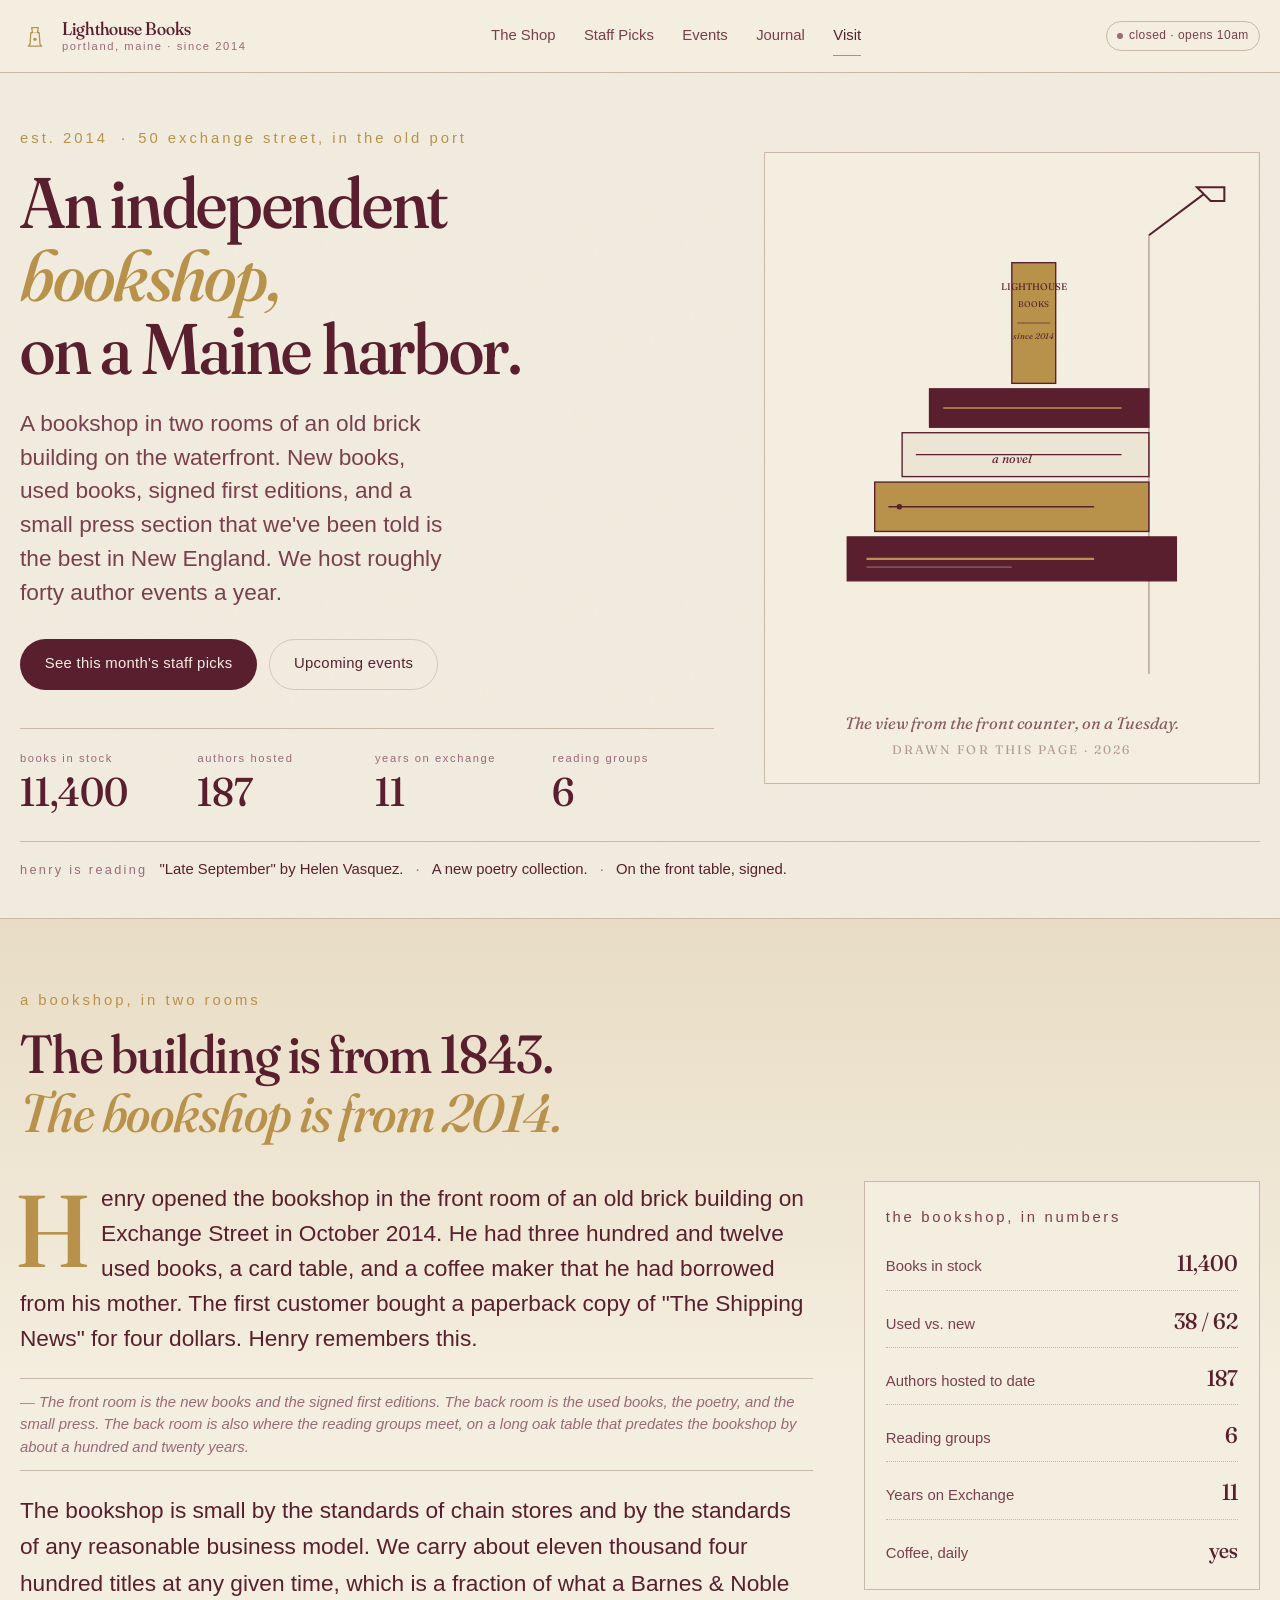
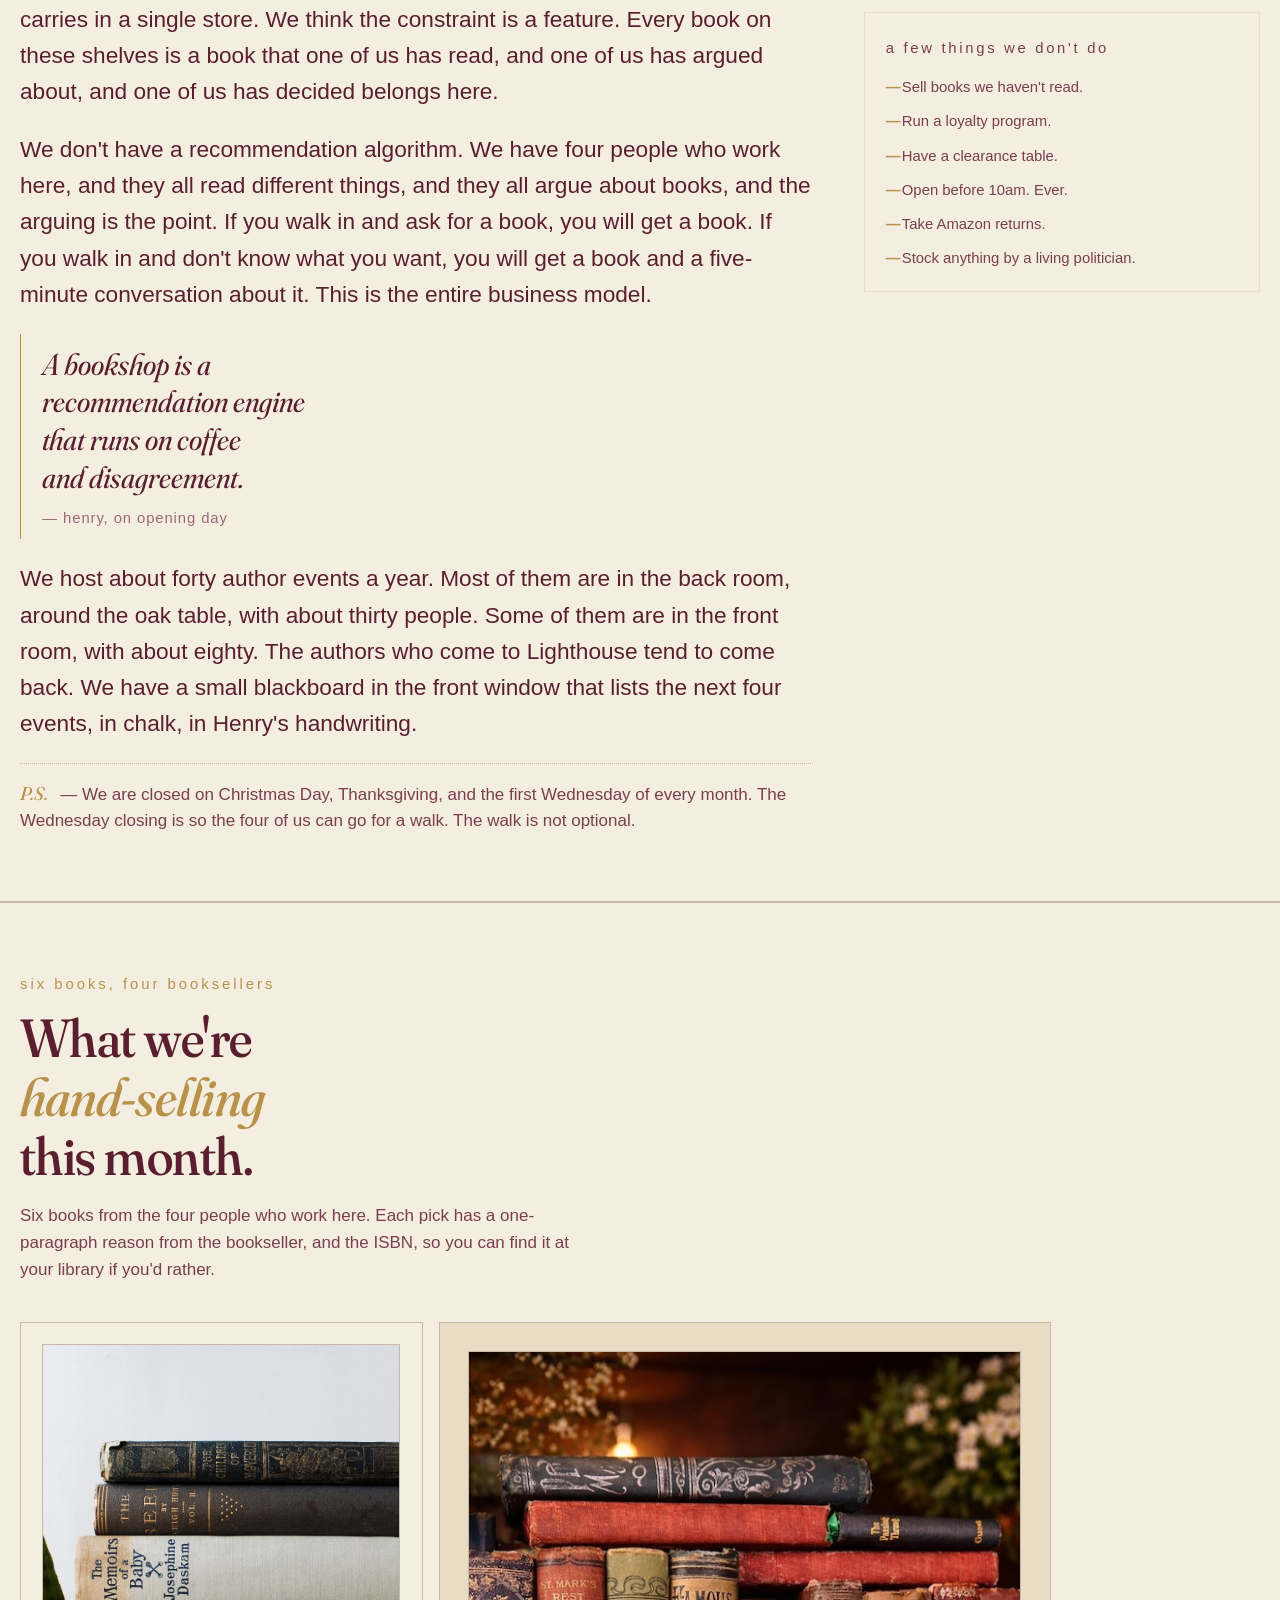
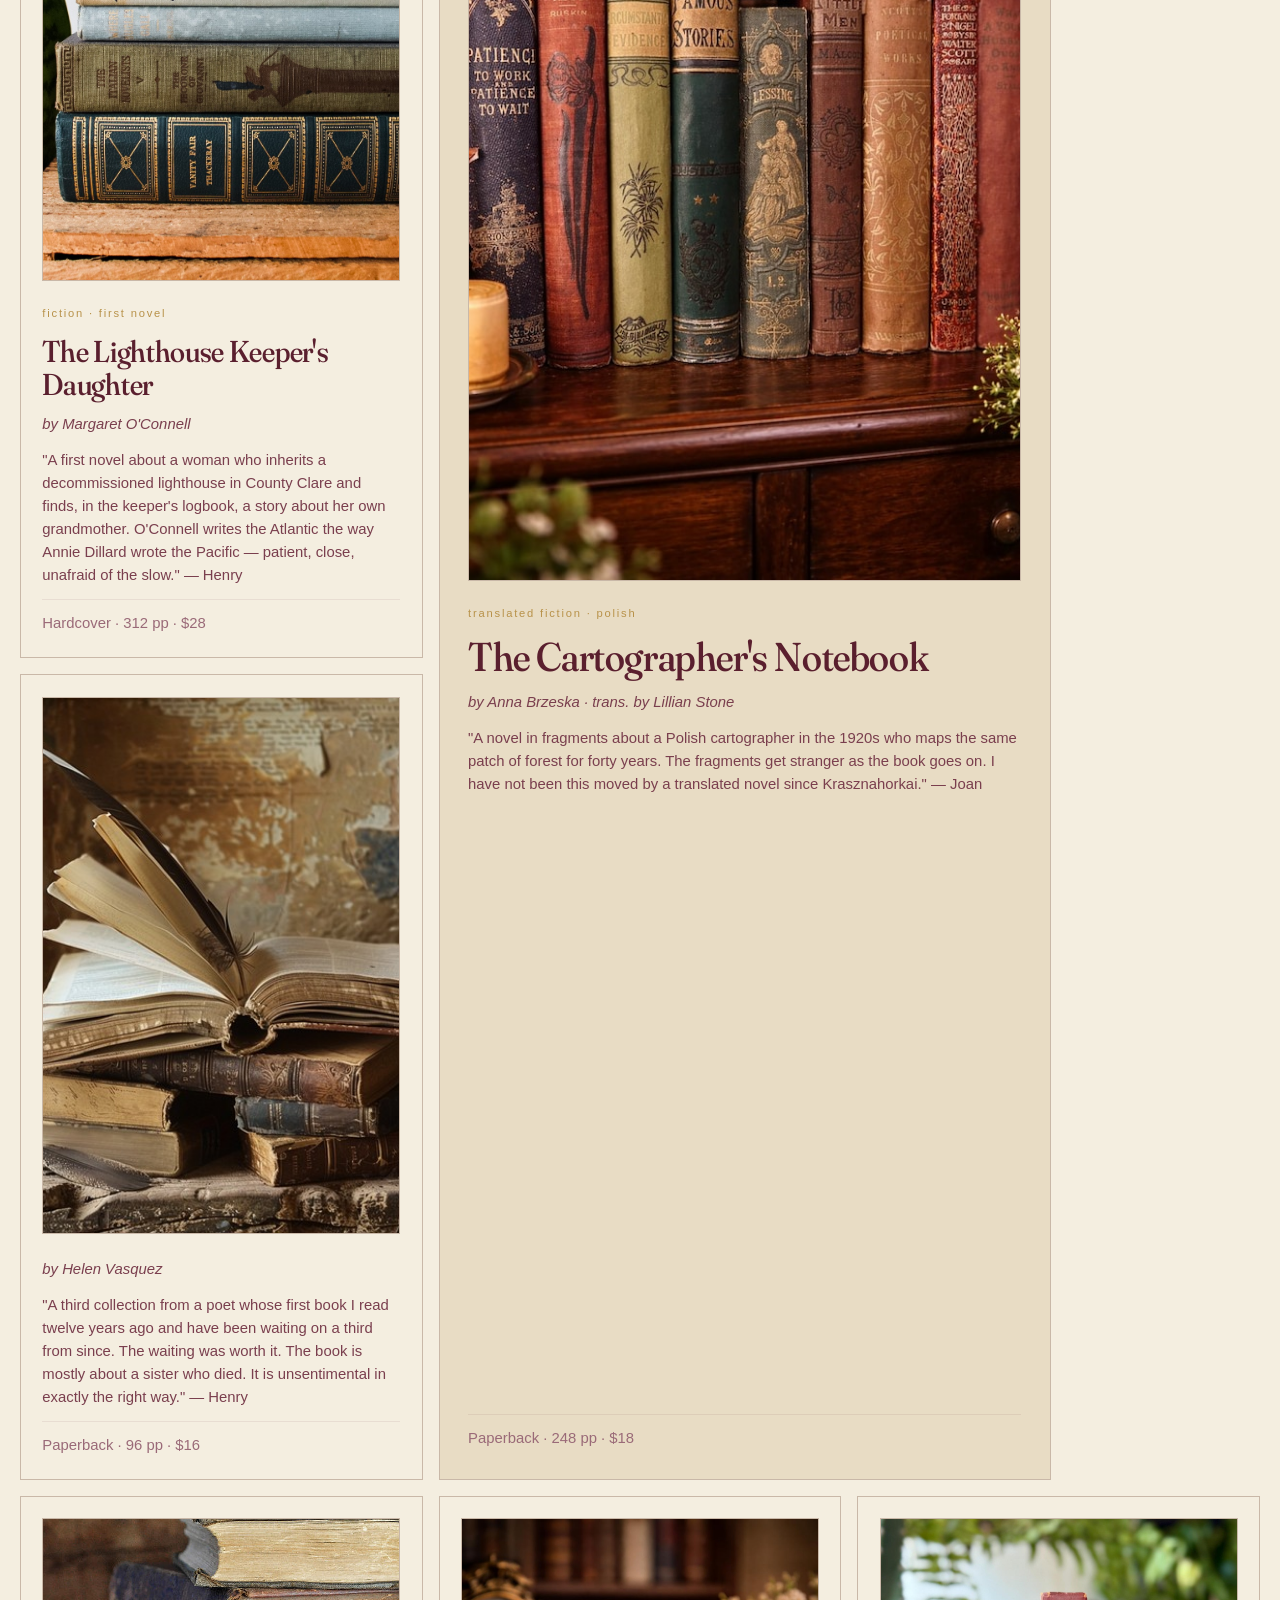
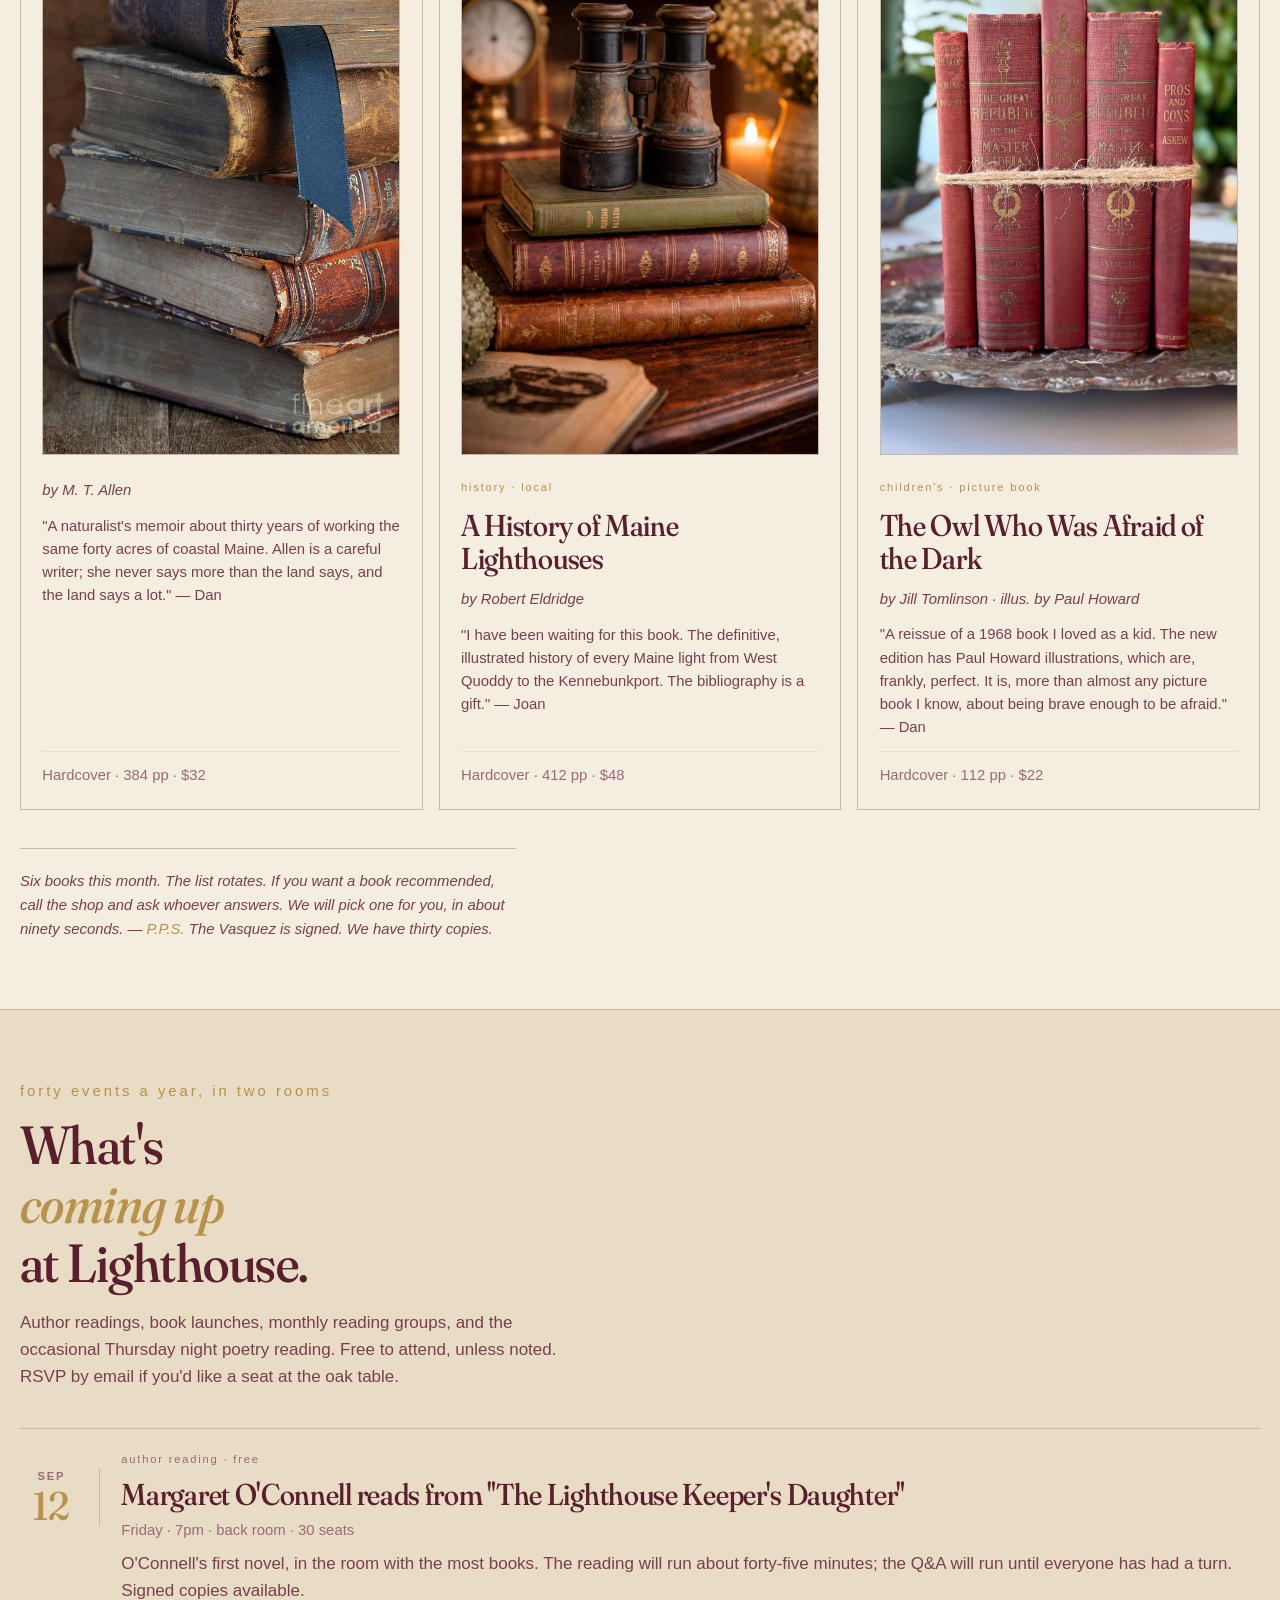
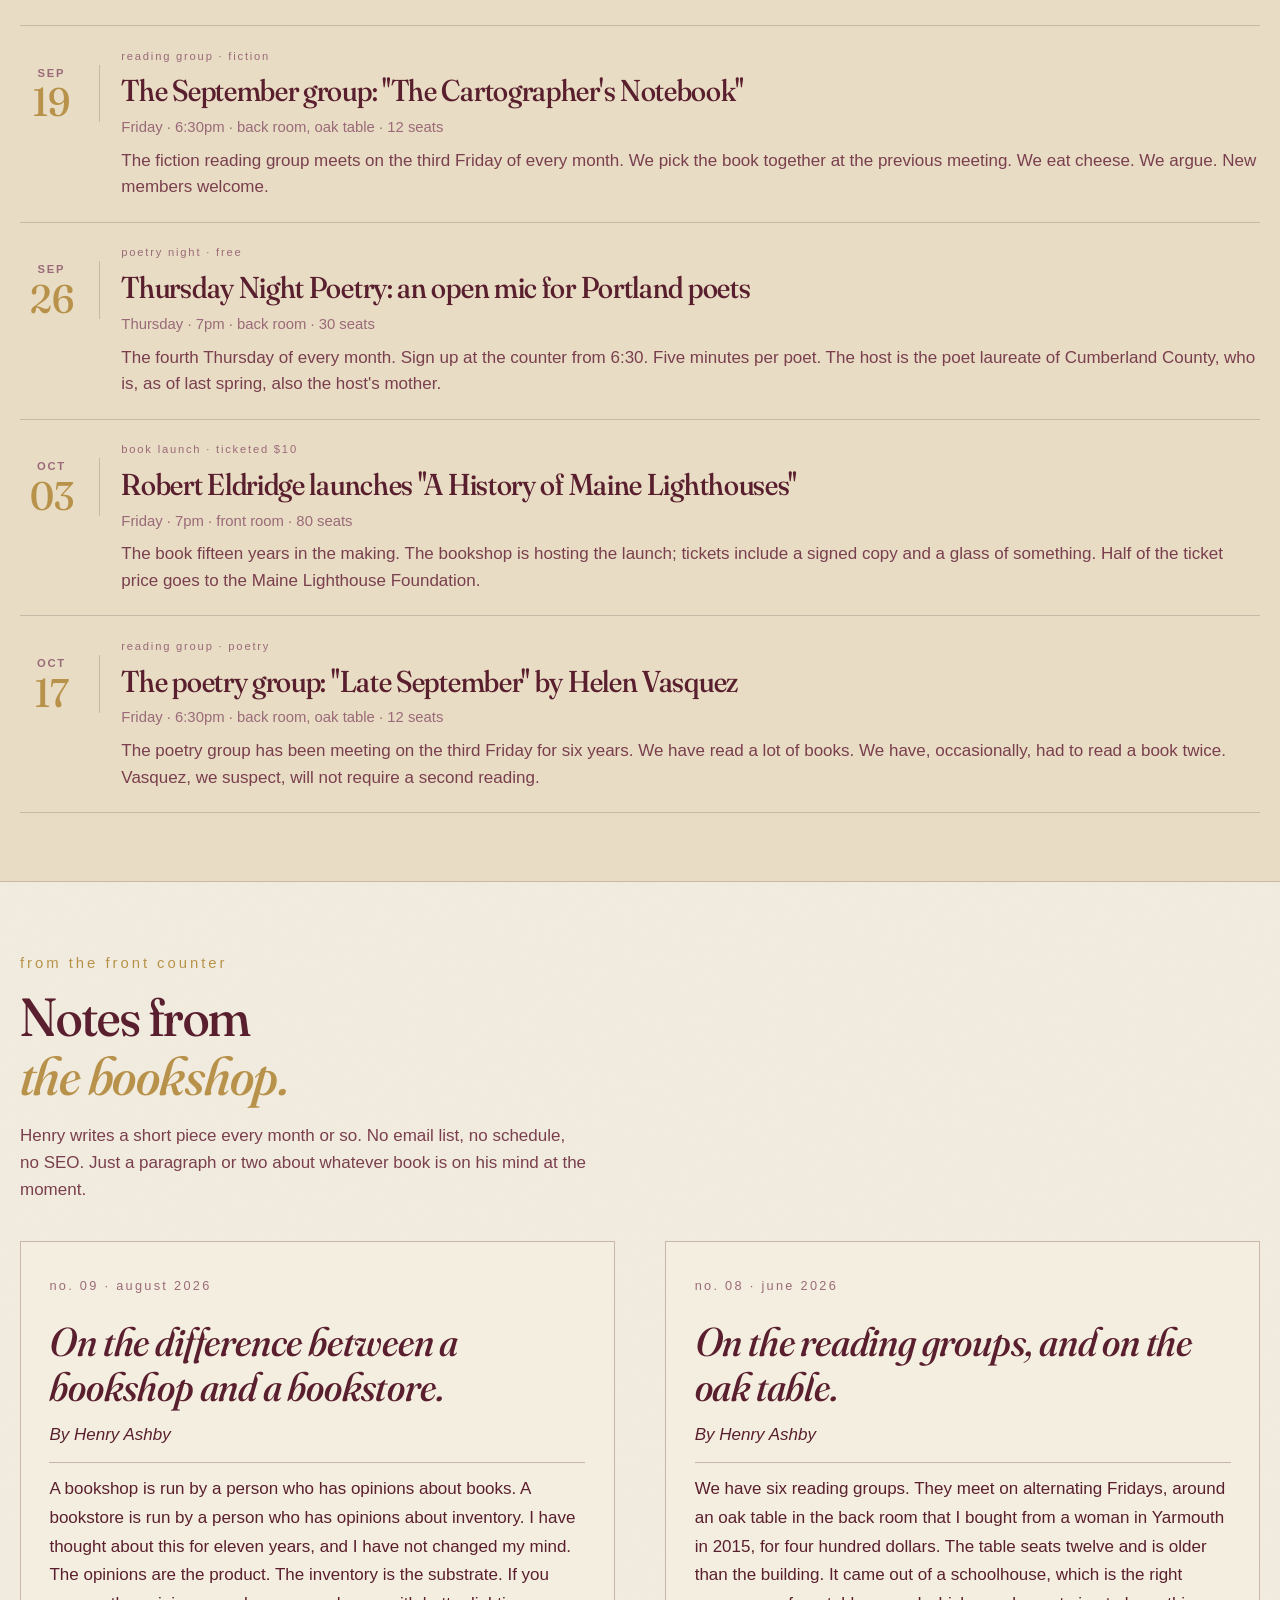
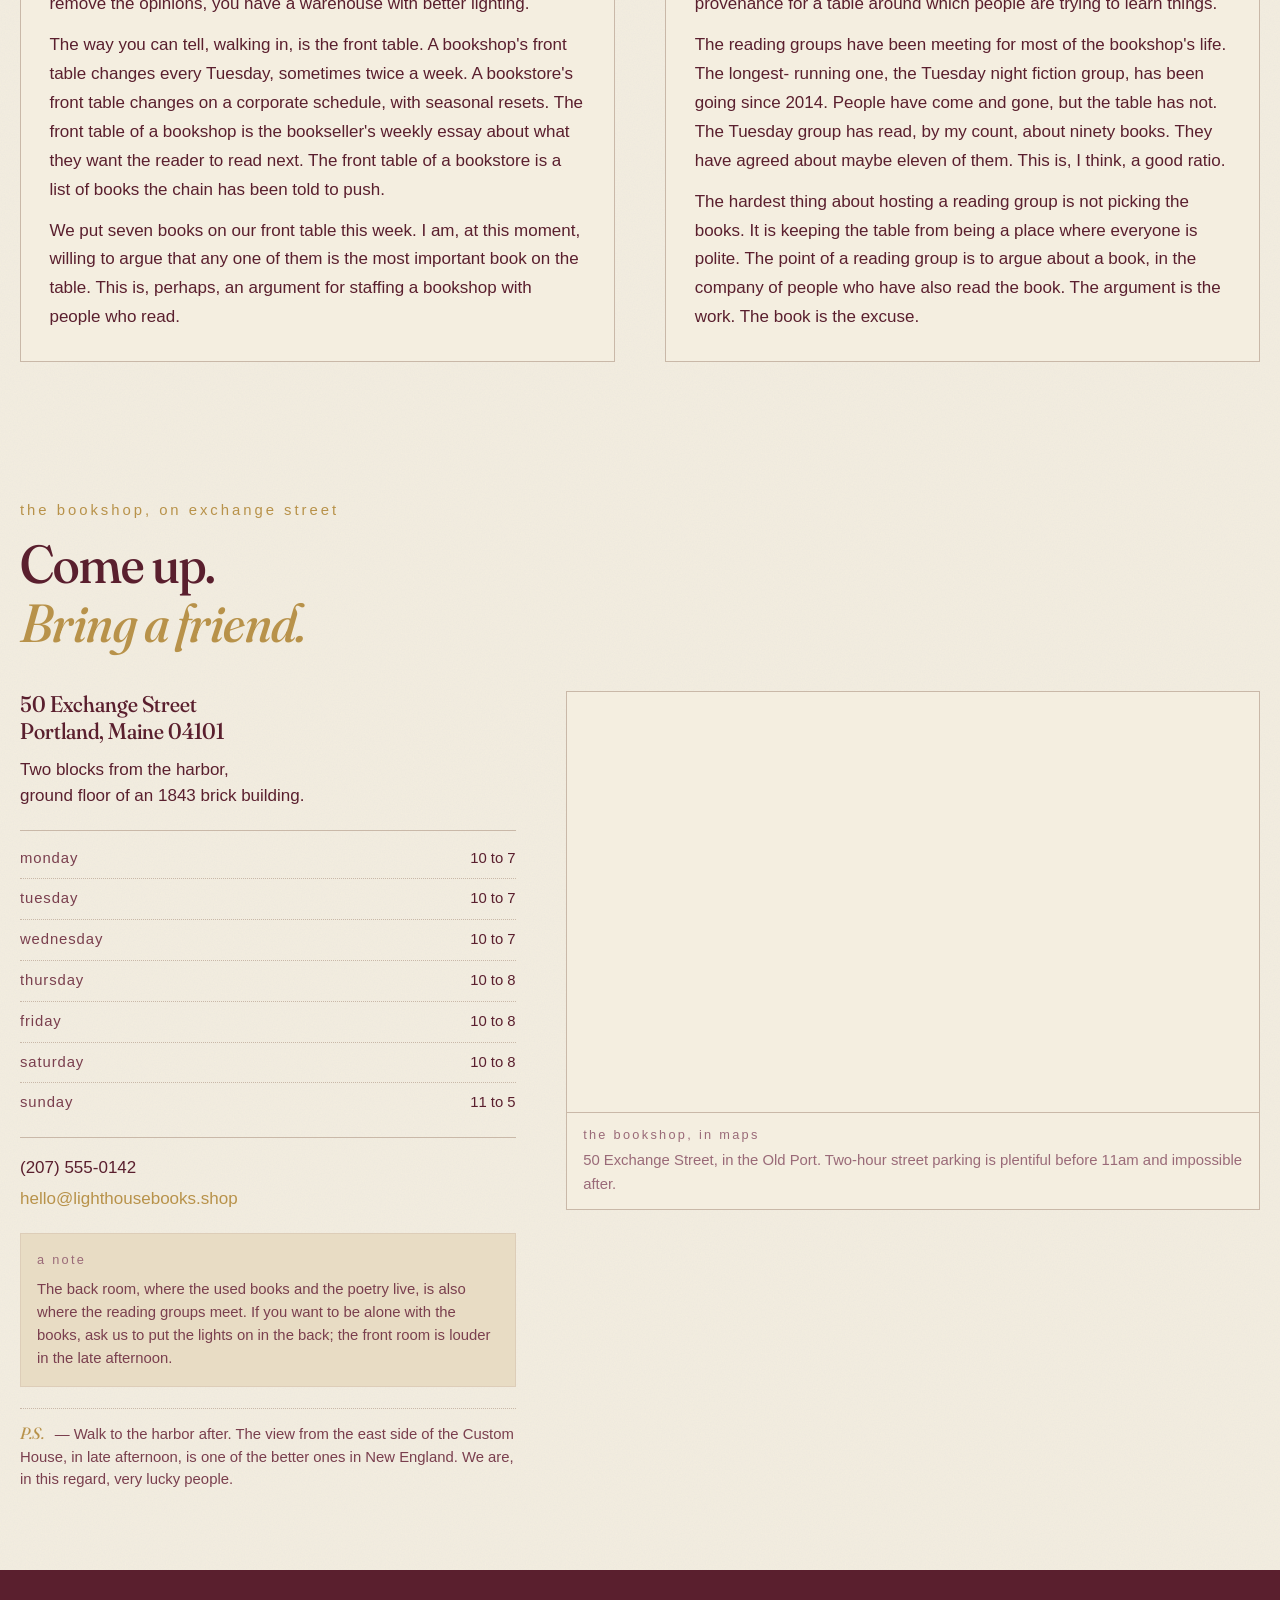
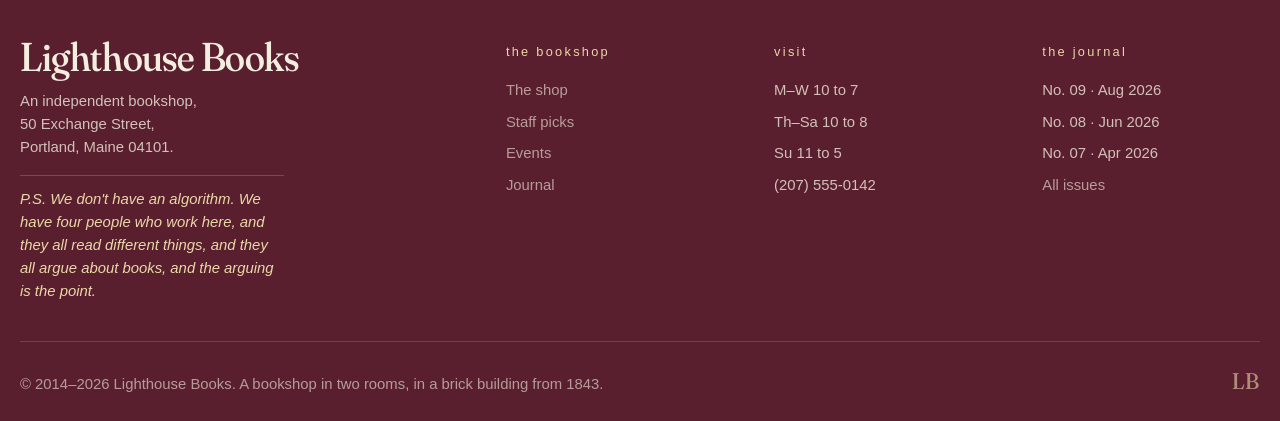
<file: lighthouse-books/index.html>
<!DOCTYPE html>
<html lang="en">
<head>
  <meta charset="UTF-8" />
  <meta name="viewport" content="width=device-width, initial-scale=1.0" />
  <meta name="description" content="Lighthouse Books — an independent bookshop in the Old Port, Portland, Maine. New and used books, signed first editions, monthly reading groups, and author readings. 50 Exchange Street, Portland, Maine." />
  <meta name="theme-color" content="#f4eee0" />
  <title>Lighthouse Books — An independent bookshop · Portland, Maine</title>

  <link rel="preconnect" href="https://fonts.googleapis.com" crossorigin />
  <link rel="preconnect" href="https://fonts.gstatic.com" crossorigin />
  <link rel="stylesheet" href="https://fonts.googleapis.com/css2?family=Fraunces:opsz,wght,SOFT@9..144,300..700,30..100&display=swap" />
  <link rel="stylesheet" href="styles.css" />

  <link rel="icon" type="image/svg+xml" href="data:image/svg+xml;utf8,<svg xmlns='http://www.w3.org/2000/svg' viewBox='0 0 64 64'><rect width='64' height='64' rx='6' fill='%23f7f3e8'/><path d='M30 14 L34 14 L34 46 L36 50 L28 50 L30 46 Z' fill='%231a2a44'/><circle cx='32' cy='22' r='3' fill='%23b8924a'/><line x1='30' y1='30' x2='34' y2='30' stroke='%23f7f3e8' stroke-width='1'/><line x1='30' y1='36' x2='34' y2='36' stroke='%23f7f3e8' stroke-width='1'/></svg>" />

  <meta property="og:title" content="Lighthouse Books" />
  <meta property="og:description" content="An independent bookshop in Portland, Maine." />
  <meta property="og:type" content="website" />
</head>
<body>
  <a class="skip-link" href="#main">Skip to content</a>

  <!-- =================== HEADER =================== -->
  <header class="site-header" id="site-header">
    <div class="nav-row">
      <a class="brand" href="#top" aria-label="Lighthouse Books, home">
        <span class="brand-mark" aria-hidden="true">
          <!-- Lighthouse mark -->
          <svg viewBox="0 0 36 36" width="30" height="30" role="img" aria-label="Lighthouse Books mark">
            <path d="M14 8 L22 8 L21 14 L23 14 L24 28 L26 30 L10 30 L12 28 L13 14 L15 14 Z"
                  fill="none" stroke="currentColor" stroke-width="1.5" stroke-linejoin="round"/>
            <line x1="14" y1="14" x2="22" y2="14" stroke="currentColor" stroke-width="1" opacity=".5"/>
            <circle cx="18" cy="22" r="2" fill="currentColor"/>
          </svg>
        </span>
        <span class="brand-text">
          <span class="brand-name">Lighthouse Books</span>
          <span class="brand-tag">Portland, Maine · since 2014</span>
        </span>
      </a>

      <nav class="primary-nav" aria-label="Primary">
        <ul class="nav-list" role="list">
          <li><a href="#shop"     class="nav-link" data-section="shop">The Shop</a></li>
          <li><a href="#picks"    class="nav-link" data-section="picks">Staff Picks</a></li>
          <li><a href="#events"   class="nav-link" data-section="events">Events</a></li>
          <li><a href="#journal"  class="nav-link" data-section="journal">Journal</a></li>
          <li><a href="#visit"    class="nav-link" data-section="visit">Visit</a></li>
        </ul>
      </nav>

      <div class="nav-meta">
        <span class="hours-pill" aria-label="Open today">
          <span class="dot" aria-hidden="true"></span>
          <span class="hours-text">Open · M–Sa 10–7</span>
        </span>
      </div>
    </div>
  </header>

  <main id="main">

    <!-- =================== HERO =================== -->
    <section class="hero" id="top" aria-label="Lighthouse Books">
      <div class="hero-grid">
        <div class="hero-text">
          <p class="eyebrow hero-eyebrow">
            <span>Est. 2014</span>
            <span class="eyebrow-sep" aria-hidden="true">·</span>
            <span>50 Exchange Street, in the Old Port</span>
          </p>
          <h1 class="hero-title">
            An independent<br />
            <em>bookshop,</em><br />
            on a Maine harbor.
          </h1>
          <p class="hero-lede">
            A bookshop in two rooms of an old brick
            building on the waterfront. New books,
            used books, signed first editions, and a
            small press section that we've been told
            is the best in New England. We host
            roughly forty author events a year.
          </p>
          <div class="hero-actions">
            <a class="btn btn-primary" href="#picks">See this month's staff picks</a>
            <a class="btn btn-ghost" href="#events">Upcoming events</a>
          </div>
          <dl class="hero-meta" aria-label="At a glance">
            <div><dt>Books in stock</dt><dd>11,400</dd></div>
            <div><dt>Authors hosted</dt><dd>187</dd></div>
            <div><dt>Years on Exchange</dt><dd>11</dd></div>
            <div><dt>Reading groups</dt><dd>6</dd></div>
          </dl>
        </div>

        <aside class="hero-art" aria-label="A stack of books, hand-drawn">
          <svg viewBox="0 0 360 460" role="img" aria-labelledby="hero-art-title">
            <title id="hero-art-title">A stack of books, hand-drawn.</title>
            <defs>
              <pattern id="l-grain" width="3" height="3" patternUnits="userSpaceOnUse">
                <circle cx="1" cy="1" r="0.4" fill="#5a1f2e" opacity=".05"/>
              </pattern>
            </defs>
            <rect width="360" height="460" fill="#f4eee0"/>
            <rect width="360" height="460" fill="url(#l-grain)" opacity=".5"/>

            <!-- The stack of books, drawn in single ink line. -->
            <g transform="translate(60, 80)">
              <!-- book 1 (bottom) — wide, navy -->
              <rect x="0" y="200" width="240" height="32"
                    fill="#5a1f2e" stroke="#5a1f2e" stroke-width="1"/>
              <line x1="14" y1="216" x2="180" y2="216" stroke="#b8924a" stroke-width="1.5"/>
              <line x1="14" y1="222" x2="120" y2="222" stroke="#f4eee0" stroke-width="0.6" opacity=".5"/>

              <!-- book 2 — slightly narrower, gold -->
              <rect x="20" y="160" width="200" height="36"
                    fill="#b8924a" stroke="#5a1f2e" stroke-width="1"/>
              <line x1="30" y1="178" x2="180" y2="178" stroke="#5a1f2e" stroke-width="1.2"/>
              <circle cx="38" cy="178" r="2" fill="#5a1f2e"/>

              <!-- book 3 — narrower, cream -->
              <rect x="40" y="124" width="180" height="32"
                    fill="#ede5d3" stroke="#5a1f2e" stroke-width="1"/>
              <line x1="50" y1="140" x2="200" y2="140" stroke="#5a1f2e" stroke-width="1"/>
              <text x="120" y="146" text-anchor="middle"
                    font-family="Fraunces, Georgia, serif" font-style="italic"
                    font-size="9" fill="#5a1f2e">a novel</text>

              <!-- book 4 — even narrower, navy again -->
              <rect x="60" y="92" width="160" height="28"
                    fill="#5a1f2e" stroke="#5a1f2e" stroke-width="1"/>
              <line x1="70" y1="106" x2="200" y2="106" stroke="#b8924a" stroke-width="1"/>

              <!-- book 5 (top) — vertical standing, with title -->
              <rect x="120" y="0" width="32" height="88"
                    fill="#b8924a" stroke="#5a1f2e" stroke-width="1"/>
              <text x="136" y="20" text-anchor="middle"
                    font-family="Fraunces, Georgia, serif" font-size="7"
                    fill="#5a1f2e" transform="rotate(0 136 20)">LIGHTHOUSE</text>
              <text x="136" y="32" text-anchor="middle"
                    font-family="Fraunces, Georgia, serif" font-size="6"
                    fill="#5a1f2e" transform="rotate(0 136 32)">BOOKS</text>
              <line x1="124" y1="44" x2="148" y2="44" stroke="#5a1f2e" stroke-width="0.5"/>
              <text x="136" y="56" text-anchor="middle"
                    font-family="Fraunces, Georgia, serif" font-style="italic" font-size="6"
                    fill="#5a1f2e">since 2014</text>
            </g>

            <!-- A small reading lamp suggested by an arc -->
            <path d="M280 60 L320 30" stroke="#5a1f2e" stroke-width="1.5" fill="none"/>
            <path d="M315 25 L335 25 L335 35 L325 35 Z" fill="none" stroke="#5a1f2e" stroke-width="1.5"/>
            <line x1="280" y1="60" x2="280" y2="380" stroke="#5a1f2e" stroke-width="1" opacity=".4"/>

            <!-- caption -->
            <text x="180" y="420" text-anchor="middle"
                  font-family="Fraunces, Georgia, serif" font-style="italic"
                  font-size="12" fill="#5a1f2e" opacity=".7">
              The view from the front counter, on a Tuesday.
            </text>
            <text x="180" y="438" text-anchor="middle"
                  font-family="Fraunces, Georgia, serif"
                  font-size="9" fill="#5a1f2e" opacity=".4" letter-spacing="1.5">
              DRAWN FOR THIS PAGE · 2026
            </text>
          </svg>
        </aside>
      </div>

      <!-- A "currently reading" line under the hero -->
      <div class="hero-rail">
        <span class="rail-label"><span class="eyebrow eyebrow--small">Henry is reading</span></span>
        <span class="rail-item">"Late September" by Helen Vasquez.</span>
        <span class="rail-dot" aria-hidden="true">·</span>
        <span class="rail-item">A new poetry collection.</span>
        <span class="rail-dot" aria-hidden="true">·</span>
        <span class="rail-item">On the front table, signed.</span>
      </div>
    </section>

    <!-- =================== THE SHOP =================== -->
    <section class="shop" id="shop" aria-labelledby="shop-title">
      <div class="container">
        <header class="section-head section-head--left">
          <p class="eyebrow">A bookshop, in two rooms</p>
          <h2 class="section-title" id="shop-title">
            The building is from 1843.<br />
            <em>The bookshop is from 2014.</em>
          </h2>
        </header>

        <div class="prose-grid">
          <article class="prose hang-punct">
            <p class="lead">
              Henry opened the bookshop in the front room
              of an old brick building on Exchange Street
              in October 2014. He had three hundred and
              twelve used books, a card table, and a coffee
              maker that he had borrowed from his mother.
              The first customer bought a paperback copy
              of "The Shipping News" for four dollars.
              Henry remembers this.
            </p>

            <aside class="margin-note">
              The front room is the new books and the
              signed first editions. The back room is the
              used books, the poetry, and the small press.
              The back room is also where the reading
              groups meet, on a long oak table that
              predates the bookshop by about a hundred
              and twenty years.
            </aside>

            <p>
              The bookshop is small by the standards of
              chain stores and by the standards of any
              reasonable business model. We carry about
              eleven thousand four hundred titles at any
              given time, which is a fraction of what a
              Barnes &amp; Noble carries in a single
              store. We think the constraint is a feature.
              Every book on these shelves is a book that
              one of us has read, and one of us has
              argued about, and one of us has decided
              belongs here.
            </p>

            <p>
              We don't have a recommendation algorithm.
              We have four people who work here, and they
              all read different things, and they all
              argue about books, and the arguing is the
              point. If you walk in and ask for a book,
              you will get a book. If you walk in and
              don't know what you want, you will get a
              book and a five-minute conversation about
              it. This is the entire business model.
            </p>

            <blockquote class="pullquote">
              A bookshop is a<br />
              recommendation engine<br />
              that runs on coffee<br />
              and disagreement.
              <cite>— Henry, on opening day</cite>
            </blockquote>

            <p>
              We host about forty author events a year.
              Most of them are in the back room, around
              the oak table, with about thirty people.
              Some of them are in the front room, with
              about eighty. The authors who come to
              Lighthouse tend to come back. We have a
              small blackboard in the front window that
              lists the next four events, in chalk, in
              Henry's handwriting.
            </p>

            <p class="post-script">
              <strong>P.S.</strong> &mdash; We are closed
              on Christmas Day, Thanksgiving, and the
              first Wednesday of every month. The
              Wednesday closing is so the four of us can
              go for a walk. The walk is not optional.
            </p>
          </article>

          <aside class="pitch-side" aria-label="Shop details">
            <div class="side-card">
              <p class="eyebrow eyebrow--small">The bookshop, in numbers</p>
              <dl class="prose-numerals">
                <div><dt>Books in stock</dt><dd>11,400</dd></div>
                <div><dt>Used vs. new</dt><dd>38 / 62</dd></div>
                <div><dt>Authors hosted to date</dt><dd>187</dd></div>
                <div><dt>Reading groups</dt><dd>6</dd></div>
                <div><dt>Years on Exchange</dt><dd>11</dd></div>
                <div><dt>Coffee, daily</dt><dd>yes</dd></div>
              </dl>
            </div>
            <div class="side-card side-card--quiet">
              <p class="eyebrow eyebrow--small">A few things we don't do</p>
              <ul class="quirk-list" role="list">
                <li>Sell books we haven't read.</li>
                <li>Run a loyalty program.</li>
                <li>Have a clearance table.</li>
                <li>Open before 10am. Ever.</li>
                <li>Take Amazon returns.</li>
                <li>Stock anything by a living politician.</li>
              </ul>
            </div>
          </aside>
        </div>
      </div>
    </section>

    <!-- =================== STAFF PICKS =================== -->
    <section class="picks" id="picks" aria-labelledby="picks-title">
      <div class="container">
        <header class="section-head section-head--left">
          <p class="eyebrow">Six books, four booksellers</p>
          <h2 class="section-title" id="picks-title">
            What we're<br /><em>hand-selling</em><br />
            this month.
          </h2>
          <p class="section-sub">
            Six books from the four people who work here.
            Each pick has a one-paragraph reason from the
            bookseller, and the ISBN, so you can find it
            at your library if you'd rather.
          </p>
        </header>

        <ul class="picks-grid" role="list">
          <li class="pick">
            <div class="pick-art"><img src="img/shop.jpg" alt="The Lighthouse Keeper's Daughter" loading="lazy" decoding="async" /></div>
            <p class="pick-cat">Fiction · First novel</p>
            <h3 class="pick-title">The Lighthouse Keeper's Daughter</h3>
            <p class="pick-author">by Margaret O'Connell</p>
            <p class="pick-blurb">
              "A first novel about a woman who inherits a
              decommissioned lighthouse in County Clare and
              finds, in the keeper's logbook, a story about
              her own grandmother. O'Connell writes the
              Atlantic the way Annie Dillard wrote the
              Pacific — patient, close, unafraid of the
              slow." &mdash; Henry
            </p>
            <p class="pick-meta prose-numerals">Hardcover · 312 pp · $28</p>
          </li>

          <li class="pick pick--feature">
            <div class="pick-art"><img src="img/stack.jpg" alt="The Cartographer's Notebook" loading="lazy" decoding="async" /></div>
            <p class="pick-cat">Translated fiction · Polish</p>
            <h3 class="pick-title">The Cartographer's Notebook</h3>
            <p class="pick-author">by Anna Brzeska · trans. by Lillian Stone</p>
            <p class="pick-blurb">
              "A novel in fragments about a Polish
              cartographer in the 1920s who maps the same
              patch of forest for forty years. The
              fragments get stranger as the book goes on.
              I have not been this moved by a translated
              novel since Krasznahorkai." &mdash; Joan
            </p>
            <p class="pick-meta prose-numerals">Paperback · 248 pp · $18</p>
          </li>

          <li class="pick">
            <div class="pick-art"><img src="img/reading.jpg" alt="Late September" loading="lazy" decoding="async" /></div>
            </h3>
            <p class="pick-author">by Helen Vasquez</p>
            <p class="pick-blurb">
              "A third collection from a poet whose first
              book I read twelve years ago and have been
              waiting on a third from since. The waiting
              was worth it. The book is mostly about a
              sister who died. It is unsentimental in
              exactly the right way." &mdash; Henry
            </p>
            <p class="pick-meta prose-numerals">Paperback · 96 pp · $16</p>
          </li>

          <li class="pick">
            <div class="pick-art"><img src="img/shelf.jpg" alt="The Field Notes" loading="lazy" decoding="async" /></div>
            </h3>
            <p class="pick-author">by M. T. Allen</p>
            <p class="pick-blurb">
              "A naturalist's memoir about thirty years
              of working the same forty acres of coastal
              Maine. Allen is a careful writer; she never
              says more than the land says, and the land
              says a lot." &mdash; Dan
            </p>
            <p class="pick-meta prose-numerals">Hardcover · 384 pp · $32</p>
          </li>

          <li class="pick">
            <div class="pick-art"><img src="img/open.jpg" alt="A History of Maine Lighthouses" loading="lazy" decoding="async" /></div>
            <p class="pick-cat">History · Local</p>
            <h3 class="pick-title">A History of Maine Lighthouses</h3>
            <p class="pick-author">by Robert Eldridge</p>
            <p class="pick-blurb">
              "I have been waiting for this book. The
              definitive, illustrated history of every
              Maine light from West Quoddy to the
              Kennebunkport. The bibliography is a gift."
              &mdash; Joan
            </p>
            <p class="pick-meta prose-numerals">Hardcover · 412 pp · $48</p>
          </li>

          <li class="pick">
            <div class="pick-art"><img src="img/corner.jpg" alt="The Owl Who Was Afraid of the Dark" loading="lazy" decoding="async" /></div>
            <p class="pick-cat">Children's · Picture book</p>
            <h3 class="pick-title">The Owl Who Was Afraid of the Dark</h3>
            <p class="pick-author">by Jill Tomlinson · illus. by Paul Howard</p>
            <p class="pick-blurb">
              "A reissue of a 1968 book I loved as a kid.
              The new edition has Paul Howard
              illustrations, which are, frankly, perfect.
              It is, more than almost any picture book
              I know, about being brave enough to be
              afraid." &mdash; Dan
            </p>
            <p class="pick-meta prose-numerals">Hardcover · 112 pp · $22</p>
          </li>
        </ul>

        <p class="picks-footnote">
          Six books this month. The list rotates. If you
          want a book recommended, call the shop and ask
          whoever answers. We will pick one for you, in
          about ninety seconds. &mdash; <em>P.P.S.</em>
          The Vasquez is signed. We have thirty copies.
        </p>
      </div>
    </section>

    <!-- =================== EVENTS =================== -->
    <section class="events" id="events" aria-labelledby="events-title">
      <div class="container">
        <header class="section-head section-head--left">
          <p class="eyebrow">Forty events a year, in two rooms</p>
          <h2 class="section-title" id="events-title">
            What's<br /><em>coming up</em><br />
            at Lighthouse.
          </h2>
          <p class="section-sub">
            Author readings, book launches, monthly reading
            groups, and the occasional Thursday night poetry
            reading. Free to attend, unless noted. RSVP by
            email if you'd like a seat at the oak table.
          </p>
        </header>

        <ul class="events-list" role="list">
          <li class="event">
            <p class="event-date prose-numerals">
              <span class="event-month">Sep</span>
              <span class="event-day">12</span>
            </p>
            <div class="event-body">
              <p class="event-cat">Author reading · Free</p>
              <h3 class="event-title">Margaret O'Connell reads from "The Lighthouse Keeper's Daughter"</h3>
              <p class="event-meta prose-numerals">Friday · 7pm · back room · 30 seats</p>
              <p class="event-desc">
                O'Connell's first novel, in the room with
                the most books. The reading will run about
                forty-five minutes; the Q&amp;A will run
                until everyone has had a turn. Signed
                copies available.
              </p>
            </div>
          </li>

          <li class="event">
            <p class="event-date prose-numerals">
              <span class="event-month">Sep</span>
              <span class="event-day">19</span>
            </p>
            <div class="event-body">
              <p class="event-cat">Reading group · Fiction</p>
              <h3 class="event-title">The September group: "The Cartographer's Notebook"</h3>
              <p class="event-meta prose-numerals">Friday · 6:30pm · back room, oak table · 12 seats</p>
              <p class="event-desc">
                The fiction reading group meets on the
                third Friday of every month. We pick the
                book together at the previous meeting. We
                eat cheese. We argue. New members welcome.
              </p>
            </div>
          </li>

          <li class="event">
            <p class="event-date prose-numerals">
              <span class="event-month">Sep</span>
              <span class="event-day">26</span>
            </p>
            <div class="event-body">
              <p class="event-cat">Poetry night · Free</p>
              <h3 class="event-title">Thursday Night Poetry: an open mic for Portland poets</h3>
              <p class="event-meta prose-numerals">Thursday · 7pm · back room · 30 seats</p>
              <p class="event-desc">
                The fourth Thursday of every month. Sign
                up at the counter from 6:30. Five minutes
                per poet. The host is the poet laureate of
                Cumberland County, who is, as of last
                spring, also the host's mother.
              </p>
            </div>
          </li>

          <li class="event">
            <p class="event-date prose-numerals">
              <span class="event-month">Oct</span>
              <span class="event-day">03</span>
            </p>
            <div class="event-body">
              <p class="event-cat">Book launch · Ticketed $10</p>
              <h3 class="event-title">Robert Eldridge launches "A History of Maine Lighthouses"</h3>
              <p class="event-meta prose-numerals">Friday · 7pm · front room · 80 seats</p>
              <p class="event-desc">
                The book fifteen years in the making. The
                bookshop is hosting the launch; tickets
                include a signed copy and a glass of
                something. Half of the ticket price goes
                to the Maine Lighthouse Foundation.
              </p>
            </div>
          </li>

          <li class="event">
            <p class="event-date prose-numerals">
              <span class="event-month">Oct</span>
              <span class="event-day">17</span>
            </p>
            <div class="event-body">
              <p class="event-cat">Reading group · Poetry</p>
              <h3 class="event-title">The poetry group: "Late September" by Helen Vasquez</h3>
              <p class="event-meta prose-numerals">Friday · 6:30pm · back room, oak table · 12 seats</p>
              <p class="event-desc">
                The poetry group has been meeting on the
                third Friday for six years. We have read
                a lot of books. We have, occasionally, had
                to read a book twice. Vasquez, we suspect,
                will not require a second reading.
              </p>
            </div>
          </li>
        </ul>
      </div>
    </section>

    <!-- =================== JOURNAL =================== -->
    <section class="journal" id="journal" aria-labelledby="journal-title">
      <div class="container">
        <header class="section-head section-head--left">
          <p class="eyebrow">From the front counter</p>
          <h2 class="section-title" id="journal-title">
            Notes from<br /><em>the bookshop.</em>
          </h2>
          <p class="section-sub">
            Henry writes a short piece every month or so.
            No email list, no schedule, no SEO. Just a
            paragraph or two about whatever book is on his
            mind at the moment.
          </p>
        </header>

        <div class="journal-grid">
          <article class="journal-piece hang-punct">
            <p class="journal-meta prose-numerals">
              <span class="eyebrow eyebrow--small">No. 09 · August 2026</span>
            </p>
            <h3 class="journal-title-piece">
              On the difference between a bookshop and a bookstore.
            </h3>
            <p class="journal-byline prose-numerals">By Henry Ashby</p>

            <p>
              A bookshop is run by a person who has
              opinions about books. A bookstore is run
              by a person who has opinions about
              inventory. I have thought about this for
              eleven years, and I have not changed my
              mind. The opinions are the product. The
              inventory is the substrate. If you remove
              the opinions, you have a warehouse with
              better lighting.
            </p>
            <p>
              The way you can tell, walking in, is the
              front table. A bookshop's front table
              changes every Tuesday, sometimes twice a
              week. A bookstore's front table changes
              on a corporate schedule, with seasonal
              resets. The front table of a bookshop is
              the bookseller's weekly essay about what
              they want the reader to read next. The
              front table of a bookstore is a list of
              books the chain has been told to push.
            </p>
            <p>
              We put seven books on our front table this
              week. I am, at this moment, willing to
              argue that any one of them is the most
              important book on the table. This is,
              perhaps, an argument for staffing a
              bookshop with people who read.
            </p>
          </article>

          <article class="journal-piece hang-punct">
            <p class="journal-meta prose-numerals">
              <span class="eyebrow eyebrow--small">No. 08 · June 2026</span>
            </p>
            <h3 class="journal-title-piece">
              On the reading groups, and on the oak table.
            </h3>
            <p class="journal-byline prose-numerals">By Henry Ashby</p>

            <p>
              We have six reading groups. They meet on
              alternating Fridays, around an oak table
              in the back room that I bought from a
              woman in Yarmouth in 2015, for four
              hundred dollars. The table seats twelve
              and is older than the building. It came
              out of a schoolhouse, which is the right
              provenance for a table around which people
              are trying to learn things.
            </p>
            <p>
              The reading groups have been meeting for
              most of the bookshop's life. The longest-
              running one, the Tuesday night fiction
              group, has been going since 2014. People
              have come and gone, but the table has not.
              The Tuesday group has read, by my count,
              about ninety books. They have agreed about
              maybe eleven of them. This is, I think, a
              good ratio.
            </p>
            <p>
              The hardest thing about hosting a reading
              group is not picking the books. It is
              keeping the table from being a place where
              everyone is polite. The point of a reading
              group is to argue about a book, in the
              company of people who have also read the
              book. The argument is the work. The book
              is the excuse.
            </p>
          </article>
        </div>
      </div>
    </section>

    <!-- =================== VISIT =================== -->
    <section class="visit" id="visit" aria-labelledby="visit-title">
      <div class="container">
        <header class="section-head section-head--left">
          <p class="eyebrow">The bookshop, on Exchange Street</p>
          <h2 class="section-title" id="visit-title">
            Come up.<br /><em>Bring a friend.</em>
          </h2>
        </header>

        <div class="visit-grid">
          <div class="visit-info">
            <address class="visit-address">
              <p class="visit-line visit-line--big">
                50 Exchange Street<br />
                Portland, Maine 04101
              </p>
              <p class="visit-line">
                Two blocks from the harbor,<br />
                ground floor of an 1843 brick building.
              </p>
            </address>

            <dl class="visit-hours prose-numerals">
              <div><dt>Monday</dt><dd>10 to 7</dd></div>
              <div><dt>Tuesday</dt><dd>10 to 7</dd></div>
              <div><dt>Wednesday</dt><dd>10 to 7</dd></div>
              <div><dt>Thursday</dt><dd>10 to 8</dd></div>
              <div><dt>Friday</dt><dd>10 to 8</dd></div>
              <div><dt>Saturday</dt><dd>10 to 8</dd></div>
              <div><dt>Sunday</dt><dd>11 to 5</dd></div>
            </dl>

            <ul class="visit-contact" role="list">
              <li>(207) 555-0142</li>
              <li><a href="mailto:hello@lighthousebooks.shop">hello@lighthousebooks.shop</a></li>
            </ul>

            <p class="visit-quirk">
              <span class="eyebrow eyebrow--small">A note</span>
              The back room, where the used books and the
              poetry live, is also where the reading
              groups meet. If you want to be alone with
              the books, ask us to put the lights on in
              the back; the front room is louder in the
              late afternoon.
            </p>

            <p class="visit-postscript">
              <strong>P.S.</strong> &mdash; Walk to the
              harbor after. The view from the east side
              of the Custom House, in late afternoon,
              is one of the better ones in New England.
              We are, in this regard, very lucky people.
            </p>
          </div>

          <figure class="visit-map" aria-label="Lighthouse Books on Google Maps, 50 Exchange Street, Portland, Maine">
            <iframe
              src="https://www.google.com/maps?q=50+Exchange+Street,+Portland,+ME+04101&t=m&z=15&ie=UTF8&iwloc=&output=embed"
              width="100%" height="420"
              style="border:0;"
              allowfullscreen=""
              loading="lazy"
              referrerpolicy="no-referrer-when-downgrade"
              title="Lighthouse Books on Google Maps"></iframe>
            <figcaption class="map-caption">
              <span class="eyebrow eyebrow--small">The bookshop, in maps</span>
              50 Exchange Street, in the Old Port.
              Two-hour street parking is plentiful before
              11am and impossible after.
            </figcaption>
          </figure>
        </div>
      </div>
    </section>

  </main>

  <!-- =================== FOOTER =================== -->
  <footer class="site-footer" role="contentinfo">
    <div class="container">
      <div class="footer-grid">
        <div class="footer-col footer-col--brand">
          <p class="footer-wordmark">Lighthouse Books</p>
          <p class="footer-tagline">
            An independent bookshop,<br />
            50 Exchange Street,<br />
            Portland, Maine 04101.
          </p>
          <p class="footer-quirk">
            <em>P.S.</em> We don't have an algorithm. We
            have four people who work here, and they all
            read different things, and they all argue
            about books, and the arguing is the point.
          </p>
        </div>
        <div class="footer-col">
          <p class="eyebrow eyebrow--small">The bookshop</p>
          <ul role="list">
            <li><a href="#shop">The shop</a></li>
            <li><a href="#picks">Staff picks</a></li>
            <li><a href="#events">Events</a></li>
            <li><a href="#journal">Journal</a></li>
          </ul>
        </div>
        <div class="footer-col">
          <p class="eyebrow eyebrow--small">Visit</p>
          <ul role="list">
            <li>M–W 10 to 7</li>
            <li>Th–Sa 10 to 8</li>
            <li>Su 11 to 5</li>
            <li>(207) 555-0142</li>
          </ul>
        </div>
        <div class="footer-col">
          <p class="eyebrow eyebrow--small">The journal</p>
          <ul role="list">
            <li>No. 09 · Aug 2026</li>
            <li>No. 08 · Jun 2026</li>
            <li>No. 07 · Apr 2026</li>
            <li><a href="#journal">All issues</a></li>
          </ul>
        </div>
      </div>
      <div class="footer-base">
        <p>
          &copy; 2014–2026 Lighthouse Books. A bookshop
          in two rooms, in a brick building from 1843.
        </p>
        <p class="footer-mark">
          <span class="footer-mark-glyph" aria-hidden="true">LB</span>
        </p>
      </div>
    </div>
  </footer>

  <script src="script.js" defer></script>
</body>
</html>
</file>
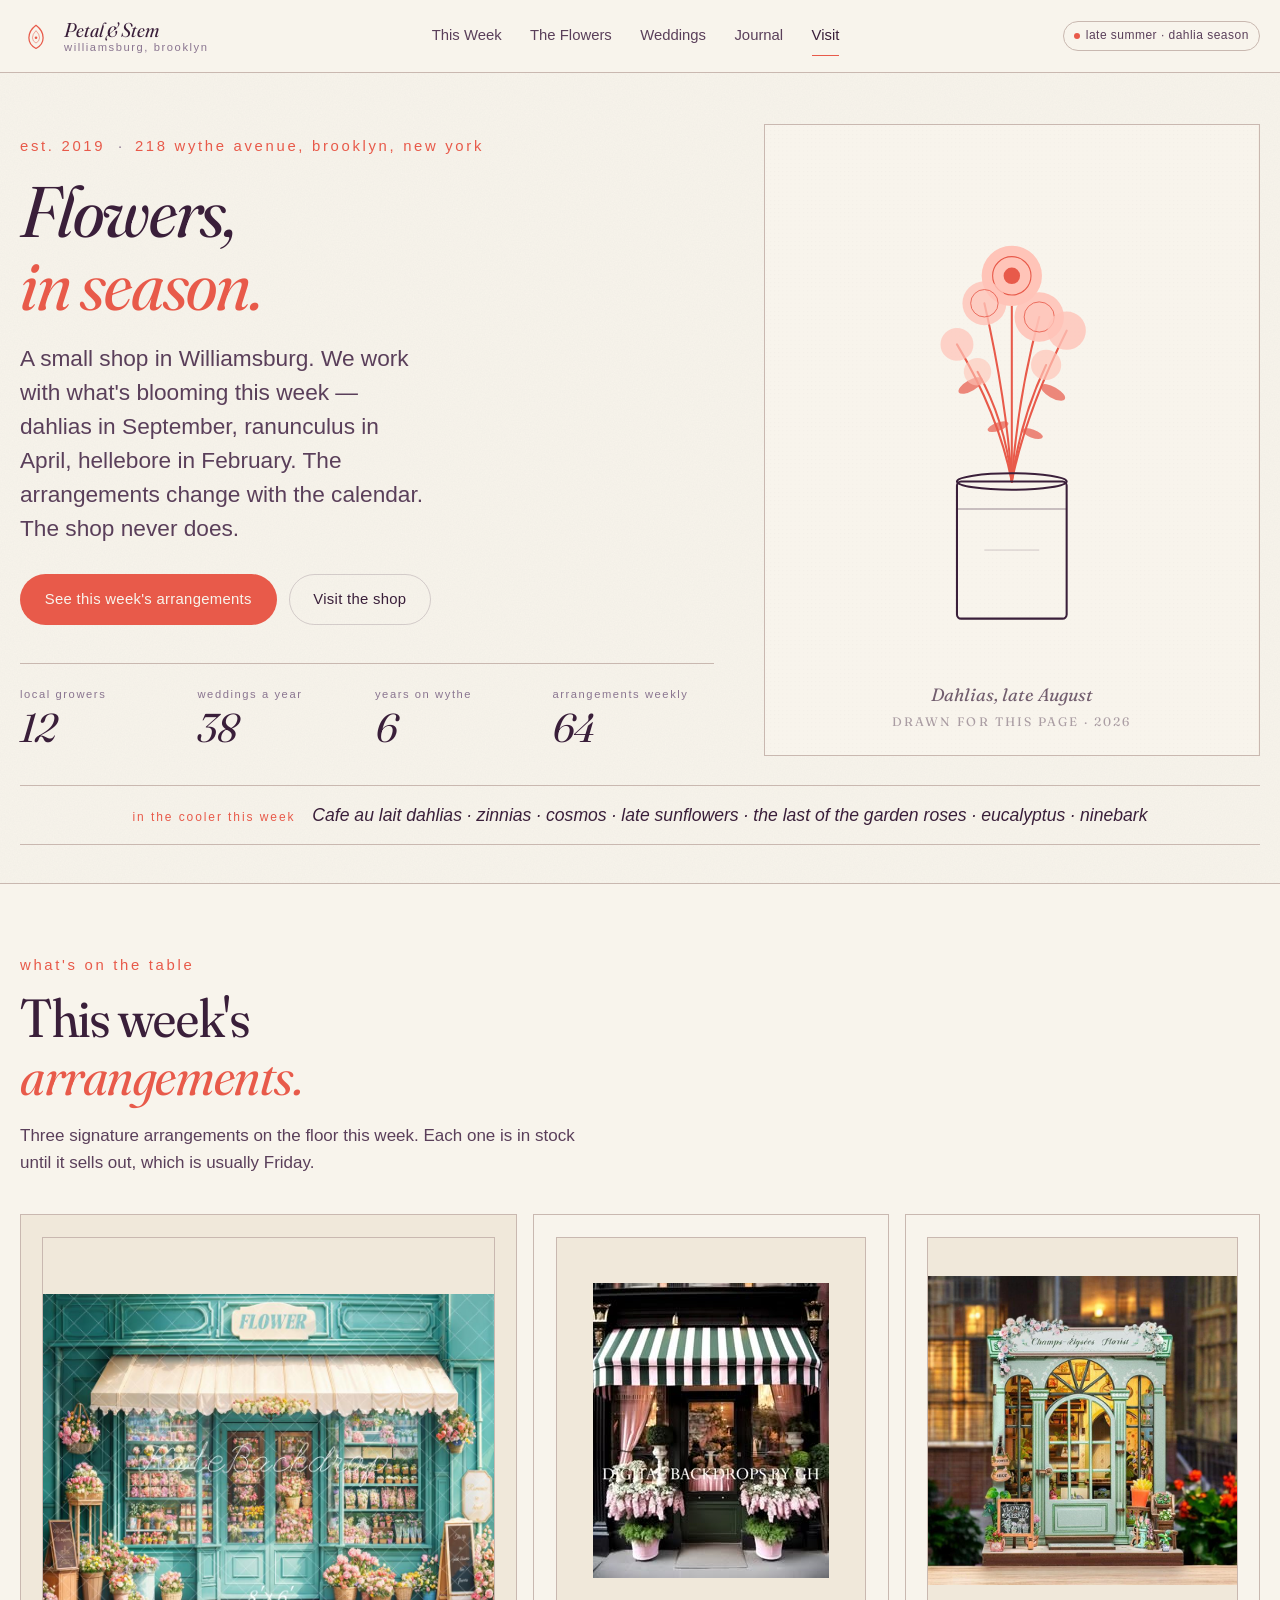
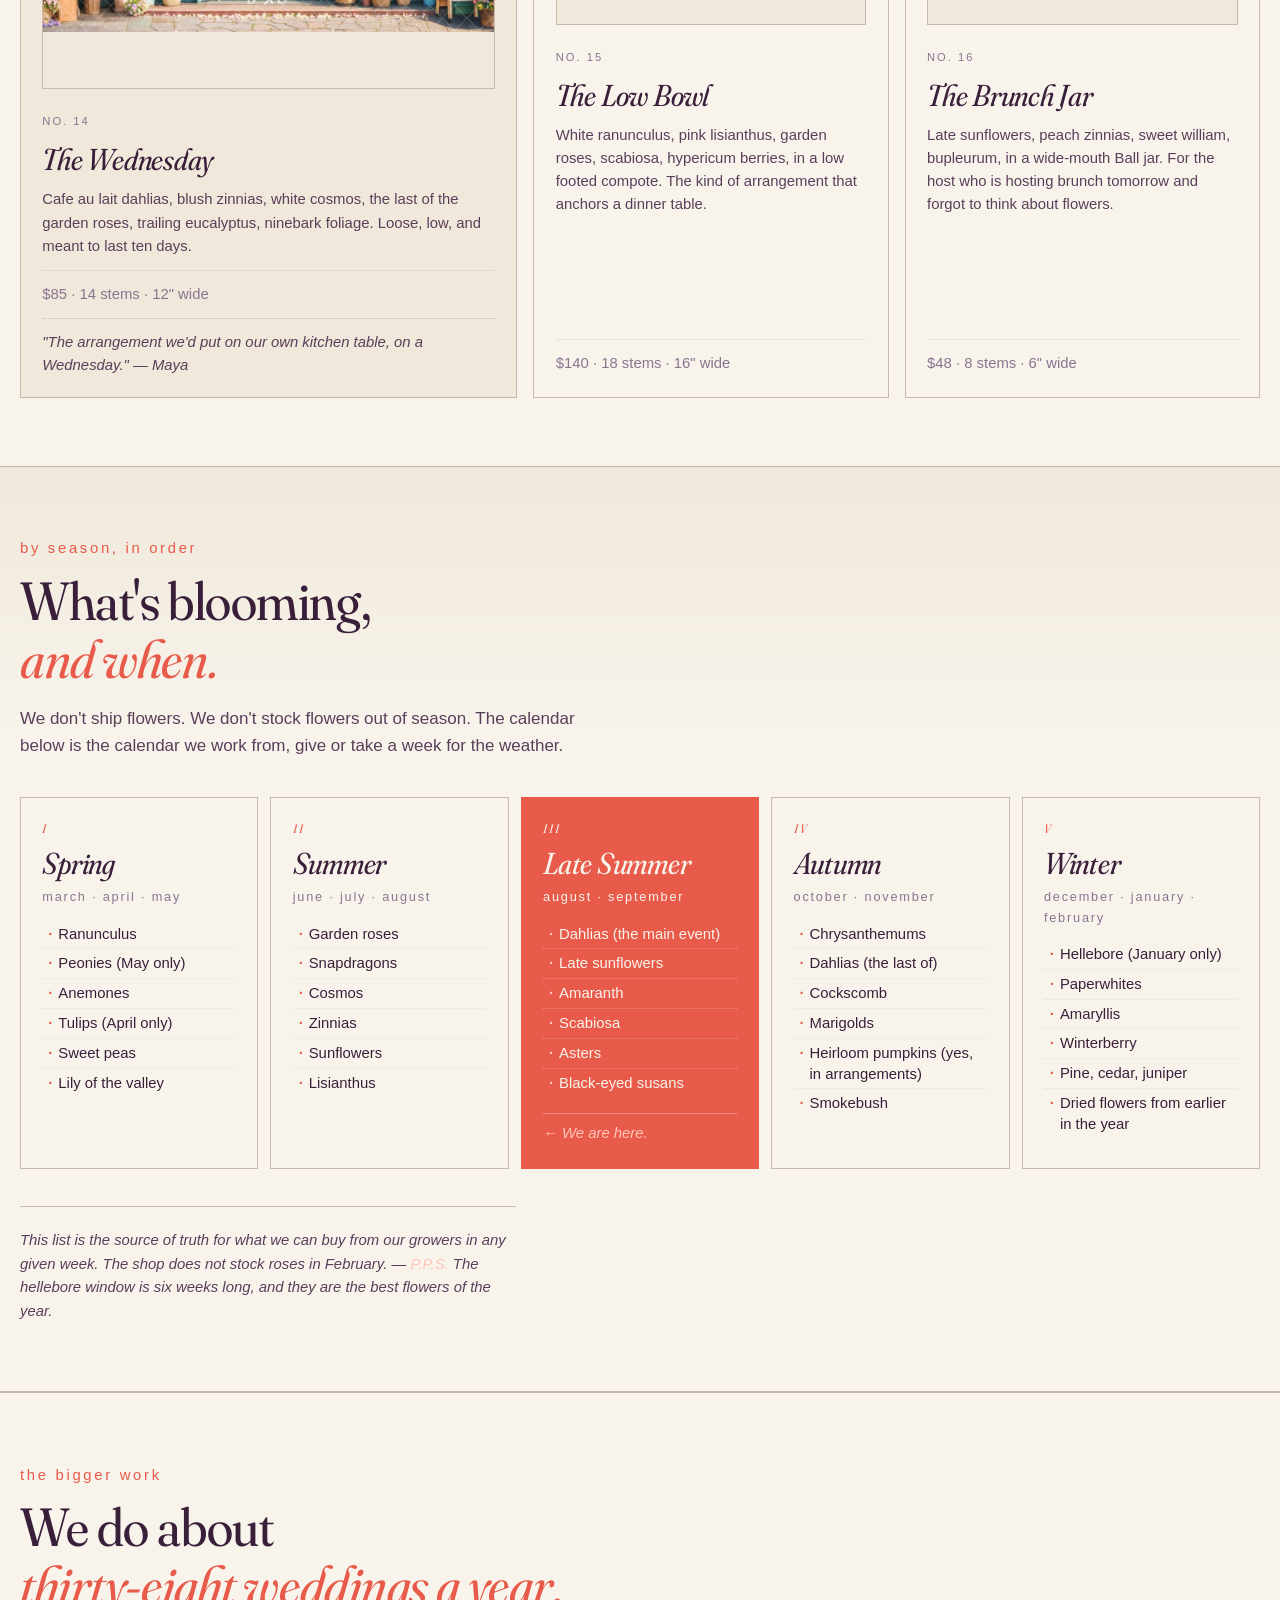
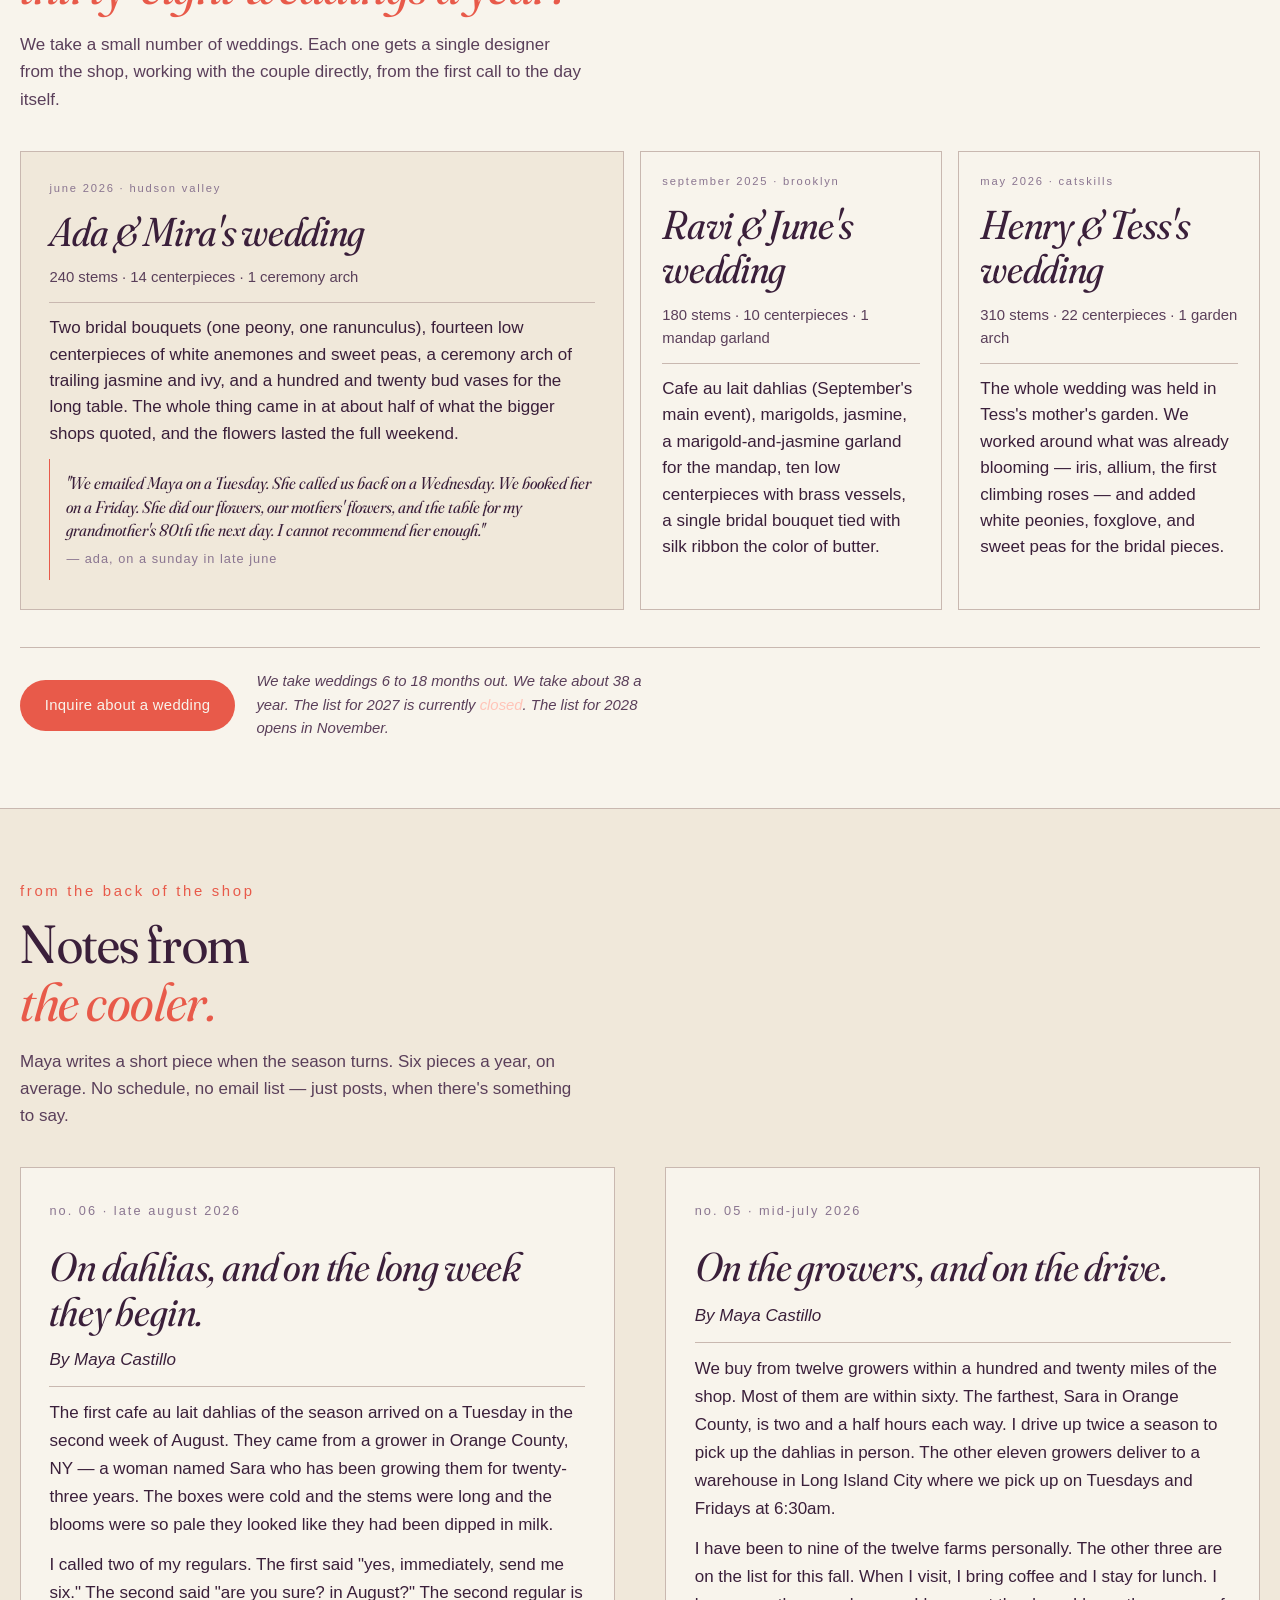
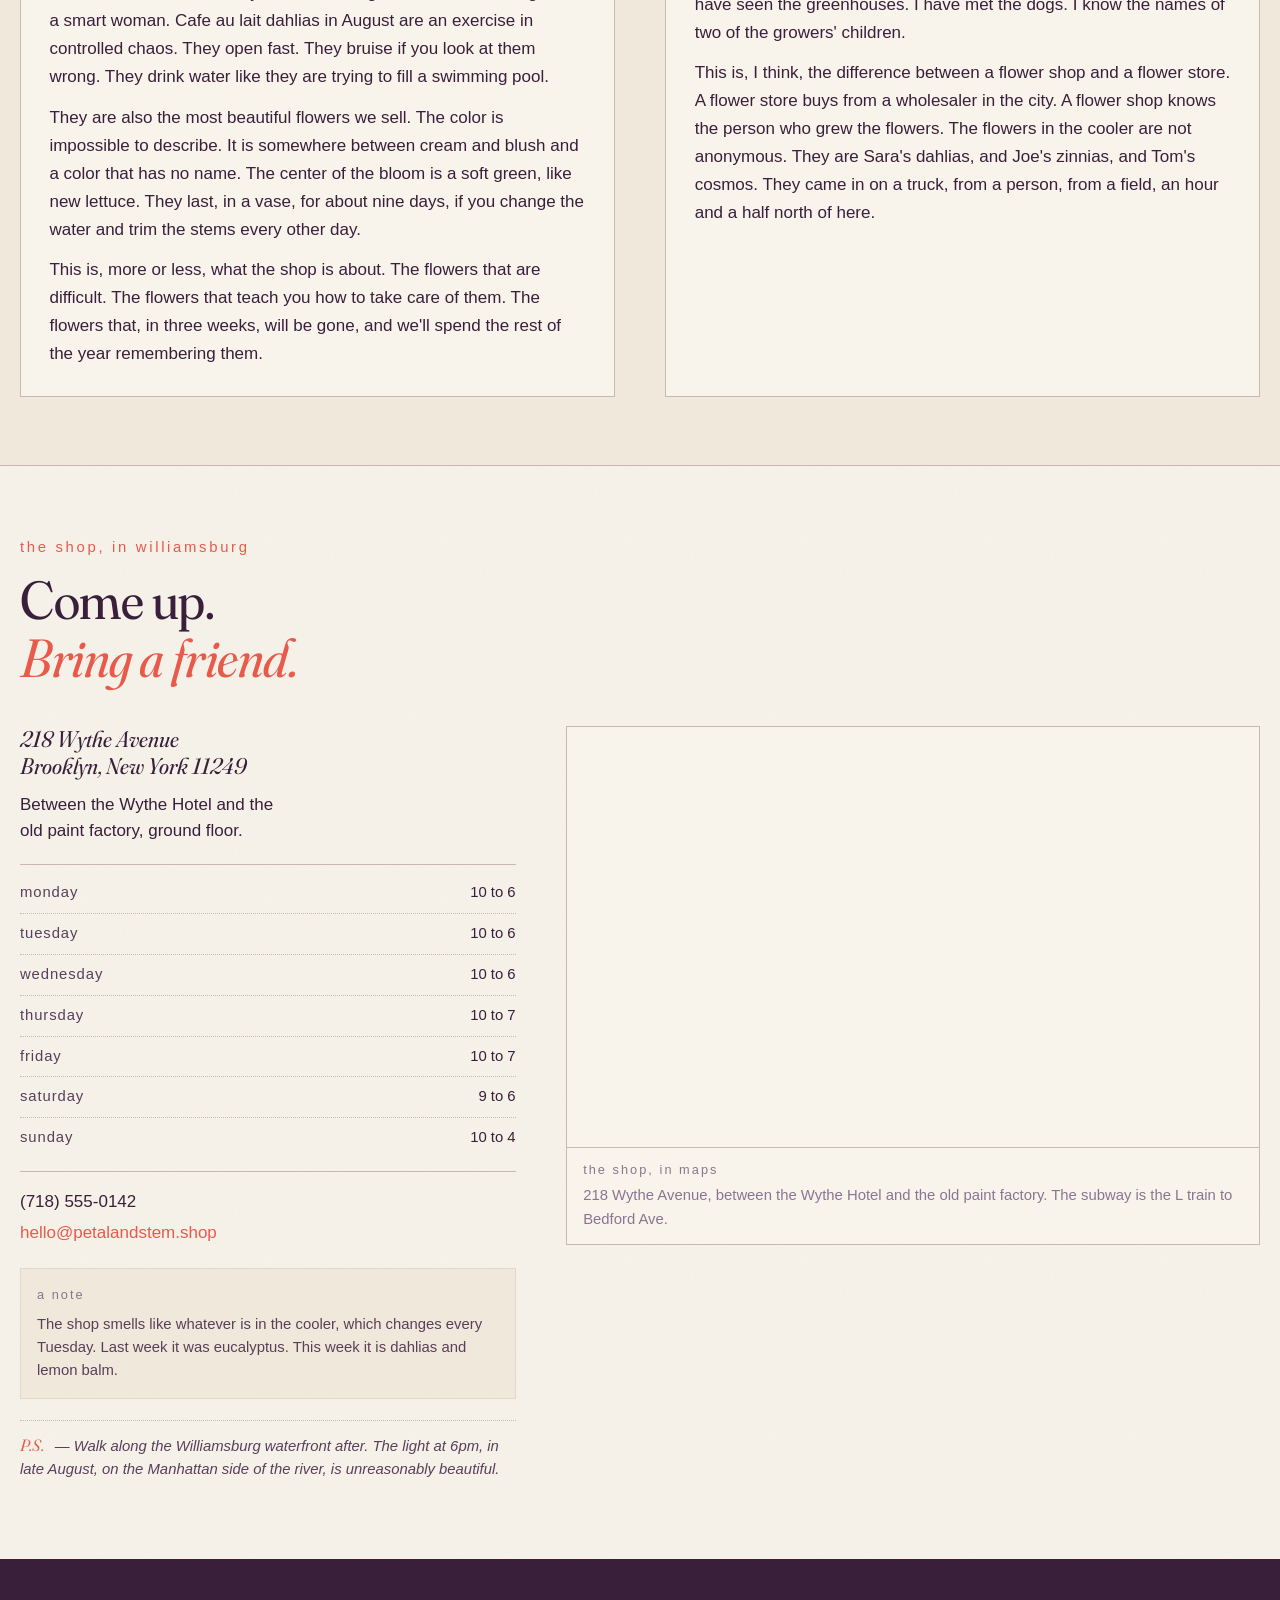
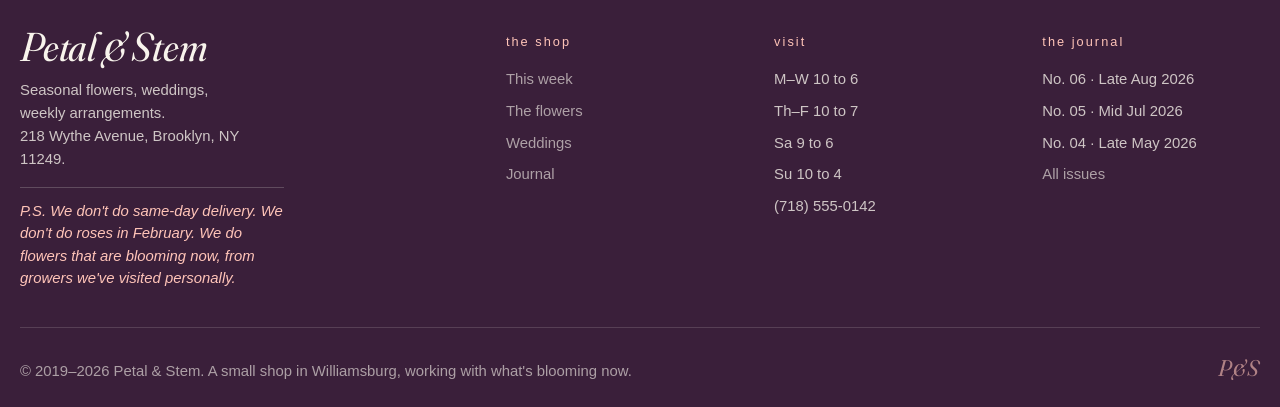
<file: petal-and-stem/index.html>
<!DOCTYPE html>
<html lang="en">
<head>
  <meta charset="UTF-8" />
  <meta name="viewport" content="width=device-width, initial-scale=1.0" />
  <meta name="description" content="Petal & Stem — a small flower shop in Williamsburg, Brooklyn. Seasonal arrangements, weddings, and weekly deliveries. 218 Wythe Avenue, Brooklyn, New York." />
  <meta name="theme-color" content="#f8f4ec" />
  <title>Petal & Stem — Seasonal flowers, Brooklyn, New York</title>

  <link rel="preconnect" href="https://fonts.googleapis.com" crossorigin />
  <link rel="preconnect" href="https://fonts.gstatic.com" crossorigin />
  <link rel="stylesheet" href="https://fonts.googleapis.com/css2?family=Fraunces:opsz,wght,SOFT@9..144,300..700,30..100&display=swap" />
  <link rel="stylesheet" href="styles.css" />

  <link rel="icon" type="image/svg+xml" href="data:image/svg+xml;utf8,<svg xmlns='http://www.w3.org/2000/svg' viewBox='0 0 64 64'><rect width='64' height='64' rx='6' fill='%23faf7f0'/><path d='M32 16 Q40 24 40 32 Q40 40 32 48 Q24 40 24 32 Q24 24 32 16 Z' fill='%237d8a6b'/><circle cx='32' cy='32' r='4' fill='%23e8b4a8'/></svg>" />

  <meta property="og:title" content="Petal & Stem" />
  <meta property="og:description" content="Seasonal flowers, weddings, weekly arrangements. Brooklyn, NY." />
  <meta property="og:type" content="website" />
</head>
<body>
  <a class="skip-link" href="#main">Skip to content</a>

  <!-- =================== HEADER =================== -->
  <header class="site-header" id="site-header">
    <div class="nav-row">
      <a class="brand" href="#top" aria-label="Petal & Stem, home">
        <span class="brand-mark" aria-hidden="true">
          <!-- Hand-drawn-feeling petal mark -->
          <svg viewBox="0 0 36 36" width="32" height="32" role="img" aria-label="Petal & Stem mark">
            <path d="M18 6 Q26 12 26 20 Q26 28 18 32 Q10 28 10 20 Q10 12 18 6 Z"
                  fill="none" stroke="currentColor" stroke-width="1.4" stroke-linejoin="round"/>
            <path d="M18 12 Q22 16 22 20 Q22 24 18 26 Q14 24 14 20 Q14 16 18 12 Z"
                  fill="none" stroke="currentColor" stroke-width="1" opacity=".6"/>
            <circle cx="18" cy="20" r="1.5" fill="currentColor"/>
          </svg>
        </span>
        <span class="brand-text">
          <span class="brand-name">Petal &amp; Stem</span>
          <span class="brand-tag">Williamsburg, Brooklyn</span>
        </span>
      </a>

      <nav class="primary-nav" aria-label="Primary">
        <ul class="nav-list" role="list">
          <li><a href="#today"    class="nav-link" data-section="today">This Week</a></li>
          <li><a href="#flowers"  class="nav-link" data-section="flowers">The Flowers</a></li>
          <li><a href="#weddings" class="nav-link" data-section="weddings">Weddings</a></li>
          <li><a href="#journal"  class="nav-link" data-section="journal">Journal</a></li>
          <li><a href="#visit"    class="nav-link" data-section="visit">Visit</a></li>
        </ul>
      </nav>

      <div class="nav-meta">
        <span class="season-pill" aria-label="Currently in season">
          <span class="season-dot" aria-hidden="true"></span>
          Late summer · dahlia season
        </span>
      </div>
    </div>
  </header>

  <main id="main">

    <!-- =================== HERO =================== -->
    <section class="hero" id="top" aria-label="Petal & Stem">
      <div class="hero-grid">
        <div class="hero-text">
          <p class="eyebrow hero-eyebrow">
            <span>Est. 2019</span>
            <span class="eyebrow-sep" aria-hidden="true">·</span>
            <span>218 Wythe Avenue, Brooklyn, New York</span>
          </p>
          <h1 class="hero-title">
            Flowers,<br />
            <em>in season.</em>
          </h1>
          <p class="hero-lede">
            A small shop in Williamsburg. We work with
            what's blooming this week — dahlias in
            September, ranunculus in April, hellebore in
            February. The arrangements change with the
            calendar. The shop never does.
          </p>
          <div class="hero-actions">
            <a class="btn btn-primary" href="#today">See this week's arrangements</a>
            <a class="btn btn-ghost" href="#visit">Visit the shop</a>
          </div>
          <dl class="hero-meta" aria-label="At a glance">
            <div><dt>Local growers</dt><dd>12</dd></div>
            <div><dt>Weddings a year</dt><dd>38</dd></div>
            <div><dt>Years on Wythe</dt><dd>6</dd></div>
            <div><dt>Arrangements weekly</dt><dd>64</dd></div>
          </dl>
        </div>

        <aside class="hero-art" aria-label="A hand-drawn bouquet in a glass jar">
          <!-- A custom botanical SVG: a bouquet in a glass jar. -->
          <svg viewBox="0 0 360 460" role="img" aria-labelledby="hero-art-title">
            <title id="hero-art-title">A hand-drawn bouquet in a glass jar.</title>
            <defs>
              <pattern id="p-grain" width="3" height="3" patternUnits="userSpaceOnUse">
                <circle cx="1" cy="1" r="0.4" fill="#3a1f3a" opacity=".06"/>
              </pattern>
            </defs>
            <rect width="360" height="460" fill="#f8f4ec"/>
            <rect width="360" height="460" fill="url(#p-grain)" opacity=".5"/>

            <!-- stems -->
            <g stroke="#e85a4a" stroke-width="1.5" fill="none" stroke-linecap="round">
              <path d="M180 260 Q176 200 160 130"/>
              <path d="M180 260 Q180 200 180 110"/>
              <path d="M180 260 Q184 200 200 140"/>
              <path d="M180 260 Q170 210 140 160"/>
              <path d="M180 260 Q190 210 220 150"/>
              <path d="M180 260 Q175 215 155 180"/>
              <path d="M180 260 Q186 215 205 175"/>
            </g>

            <!-- leaves -->
            <g fill="#e85a4a" opacity=".7">
              <ellipse cx="150" cy="190" rx="10" ry="4" transform="rotate(-30 150 190)"/>
              <ellipse cx="210" cy="195" rx="10" ry="4" transform="rotate(30 210 195)"/>
              <ellipse cx="170" cy="220" rx="8" ry="3" transform="rotate(-20 170 220)"/>
              <ellipse cx="195" cy="225" rx="8" ry="3" transform="rotate(20 195 225)"/>
            </g>

            <!-- blooms (dahlia-like) -->
            <g>
              <circle cx="180" cy="110" r="22" fill="#ffc4b8"/>
              <circle cx="180" cy="110" r="14" fill="none" stroke="#e85a4a" stroke-width="0.8"/>
              <circle cx="180" cy="110" r="6" fill="#e85a4a"/>
              <circle cx="160" cy="130" r="16" fill="#ffc4b8" opacity=".8"/>
              <circle cx="160" cy="130" r="10" fill="none" stroke="#e85a4a" stroke-width="0.6"/>
              <circle cx="200" cy="140" r="18" fill="#ffc4b8" opacity=".9"/>
              <circle cx="200" cy="140" r="11" fill="none" stroke="#e85a4a" stroke-width="0.6"/>
              <circle cx="140" cy="160" r="12" fill="#ffc4b8" opacity=".7"/>
              <circle cx="220" cy="150" r="14" fill="#ffc4b8" opacity=".8"/>
              <circle cx="155" cy="180" r="10" fill="#ffc4b8" opacity=".6"/>
              <circle cx="205" cy="175" r="11" fill="#ffc4b8" opacity=".7"/>
            </g>

            <!-- jar -->
            <g transform="translate(140, 260)">
              <rect x="0" y="0" width="80" height="100" rx="3"
                    fill="none" stroke="#3a1f3a" stroke-width="1.5"/>
              <line x1="0" y1="20" x2="80" y2="20" stroke="#3a1f3a" stroke-width="0.8" opacity=".5"/>
              <ellipse cx="40" cy="0" rx="40" ry="6"
                       fill="none" stroke="#3a1f3a" stroke-width="1.5"/>
              <line x1="20" y1="50" x2="60" y2="50" stroke="#3a1f3a" stroke-width=".5" opacity=".3"/>
            </g>

            <!-- caption -->
            <text x="180" y="420" text-anchor="middle"
                  font-family="Fraunces, Georgia, serif" font-style="italic"
                  font-size="13" fill="#3a1f3a" opacity=".7">
              Dahlias, late August
            </text>
            <text x="180" y="438" text-anchor="middle"
                  font-family="Fraunces, Georgia, serif"
                  font-size="9" fill="#3a1f3a" opacity=".4" letter-spacing="1.5">
              DRAWN FOR THIS PAGE · 2026
            </text>
          </svg>
        </aside>
      </div>

      <!-- A small "in season" banner under the hero -->
      <div class="hero-banner">
        <span class="banner-eyebrow">In the cooler this week</span>
        <span class="banner-text">
          Cafe au lait dahlias &middot; zinnias &middot; cosmos
          &middot; late sunflowers &middot; the last of the
          garden roses &middot; eucalyptus &middot; ninebark
        </span>
      </div>
    </section>

    <!-- =================== THIS WEEK'S ARRANGEMENTS =================== -->
    <section class="today" id="today" aria-labelledby="today-title">
      <div class="container">
        <header class="section-head section-head--left">
          <p class="eyebrow">What's on the table</p>
          <h2 class="section-title" id="today-title">
            This week's<br /><em>arrangements.</em>
          </h2>
          <p class="section-sub">
            Three signature arrangements on the floor this
            week. Each one is in stock until it sells out,
            which is usually Friday.
          </p>
        </header>

        <div class="today-grid">
          <article class="arrangement arrangement--feature">
            <div class="arrangement-art" aria-hidden="true">
              <img src="img/arrangement.jpg" alt="The Wednesday" loading="lazy" decoding="async" />
            </div>
            <p class="arrangement-no">No. 14</p>
            <h3 class="arrangement-name">The Wednesday</h3>
            <p class="arrangement-desc">
              Cafe au lait dahlias, blush zinnias, white
              cosmos, the last of the garden roses, trailing
              eucalyptus, ninebark foliage. Loose, low,
              and meant to last ten days.
            </p>
            <p class="arrangement-meta">$85 · 14 stems · 12" wide</p>
            <p class="arrangement-note">
              "The arrangement we'd put on our own kitchen
              table, on a Wednesday." &mdash; Maya
            </p>
          </article>

          <article class="arrangement">
            <div class="arrangement-art" aria-hidden="true">
              <img src="img/bouquet.jpg" alt="The Low Bowl" loading="lazy" decoding="async" />
            </div>
            <p class="arrangement-no">No. 15</p>
            <h3 class="arrangement-name">The Low Bowl</h3>
            <p class="arrangement-desc">
              White ranunculus, pink lisianthus, garden
              roses, scabiosa, hypericum berries, in a low
              footed compote. The kind of arrangement that
              anchors a dinner table.
            </p>
            <p class="arrangement-meta">$140 · 18 stems · 16" wide</p>
          </article>

          <article class="arrangement">
            <div class="arrangement-art" aria-hidden="true">
              <img src="img/shop.jpg" alt="The Brunch Jar" loading="lazy" decoding="async" />
            </div>
            <p class="arrangement-no">No. 16</p>
            <h3 class="arrangement-name">The Brunch Jar</h3>
            <p class="arrangement-desc">
              Late sunflowers, peach zinnias, sweet
              william, bupleurum, in a wide-mouth Ball
              jar. For the host who is hosting brunch
              tomorrow and forgot to think about flowers.
            </p>
            <p class="arrangement-meta">$48 · 8 stems · 6" wide</p>
          </article>
        </div>
      </div>
    </section>

    <!-- =================== THE FLOWERS (seasonal catalog) =================== -->
    <section class="flowers" id="flowers" aria-labelledby="flowers-title">
      <div class="container">
        <header class="section-head section-head--left">
          <p class="eyebrow">By season, in order</p>
          <h2 class="section-title" id="flowers-title">
            What's blooming,<br /><em>and when.</em>
          </h2>
          <p class="section-sub">
            We don't ship flowers. We don't stock flowers
            out of season. The calendar below is the
            calendar we work from, give or take a week
            for the weather.
          </p>
        </header>

        <div class="season-grid">
          <article class="season-card">
            <p class="season-no">I</p>
            <h3 class="season-name">Spring</h3>
            <p class="season-months">March · April · May</p>
            <ul class="season-list" role="list">
              <li>Ranunculus</li>
              <li>Peonies (May only)</li>
              <li>Anemones</li>
              <li>Tulips (April only)</li>
              <li>Sweet peas</li>
              <li>Lily of the valley</li>
            </ul>
          </article>
          <article class="season-card">
            <p class="season-no">II</p>
            <h3 class="season-name">Summer</h3>
            <p class="season-months">June · July · August</p>
            <ul class="season-list" role="list">
              <li>Garden roses</li>
              <li>Snapdragons</li>
              <li>Cosmos</li>
              <li>Zinnias</li>
              <li>Sunflowers</li>
              <li>Lisianthus</li>
            </ul>
          </article>
          <article class="season-card season-card--current">
            <p class="season-no">III</p>
            <h3 class="season-name">Late Summer</h3>
            <p class="season-months">August · September</p>
            <ul class="season-list" role="list">
              <li>Dahlias (the main event)</li>
              <li>Late sunflowers</li>
              <li>Amaranth</li>
              <li>Scabiosa</li>
              <li>Asters</li>
              <li>Black-eyed susans</li>
            </ul>
            <p class="season-current">← We are here.</p>
          </article>
          <article class="season-card">
            <p class="season-no">IV</p>
            <h3 class="season-name">Autumn</h3>
            <p class="season-months">October · November</p>
            <ul class="season-list" role="list">
              <li>Chrysanthemums</li>
              <li>Dahlias (the last of)</li>
              <li>Cockscomb</li>
              <li>Marigolds</li>
              <li>Heirloom pumpkins (yes, in arrangements)</li>
              <li>Smokebush</li>
            </ul>
          </article>
          <article class="season-card">
            <p class="season-no">V</p>
            <h3 class="season-name">Winter</h3>
            <p class="season-months">December · January · February</p>
            <ul class="season-list" role="list">
              <li>Hellebore (January only)</li>
              <li>Paperwhites</li>
              <li>Amaryllis</li>
              <li>Winterberry</li>
              <li>Pine, cedar, juniper</li>
              <li>Dried flowers from earlier in the year</li>
            </ul>
          </article>
        </div>

        <p class="flowers-footnote">
          This list is the source of truth for what we can
          buy from our growers in any given week. The shop
          does not stock roses in February. &mdash;
          <em>P.P.S.</em> The hellebore window is six weeks
          long, and they are the best flowers of the year.
        </p>
      </div>
    </section>

    <!-- =================== WEDDINGS =================== -->
    <section class="weddings" id="weddings" aria-labelledby="weddings-title">
      <div class="container">
        <header class="section-head section-head--left">
          <p class="eyebrow">The bigger work</p>
          <h2 class="section-title" id="weddings-title">
            We do about<br /><em>thirty-eight weddings a year.</em>
          </h2>
          <p class="section-sub">
            We take a small number of weddings. Each one
            gets a single designer from the shop, working
            with the couple directly, from the first call
            to the day itself.
          </p>
        </header>

        <div class="wedding-grid">
          <article class="wedding-card wedding-card--lead">
            <p class="wedding-cat">June 2026 · Hudson Valley</p>
            <h3 class="wedding-name">Ada &amp; Mira's wedding</h3>
            <p class="wedding-stats prose-numerals">240 stems &middot; 14 centerpieces &middot; 1 ceremony arch</p>
            <p class="wedding-story">
              Two bridal bouquets (one peony, one ranunculus),
              fourteen low centerpieces of white anemones and
              sweet peas, a ceremony arch of trailing jasmine
              and ivy, and a hundred and twenty bud vases for
              the long table. The whole thing came in at about
              half of what the bigger shops quoted, and the
              flowers lasted the full weekend.
            </p>
            <blockquote class="wedding-quote">
              "We emailed Maya on a Tuesday. She called us
              back on a Wednesday. We booked her on a Friday.
              She did our flowers, our mothers' flowers, and
              the table for my grandmother's 80th the next
              day. I cannot recommend her enough."
              <cite>— Ada, on a Sunday in late June</cite>
            </blockquote>
          </article>

          <article class="wedding-card">
            <p class="wedding-cat">September 2025 · Brooklyn</p>
            <h3 class="wedding-name">Ravi &amp; June's wedding</h3>
            <p class="wedding-stats prose-numerals">180 stems &middot; 10 centerpieces &middot; 1 mandap garland</p>
            <p class="wedding-story">
              Cafe au lait dahlias (September's main event),
              marigolds, jasmine, a marigold-and-jasmine
              garland for the mandap, ten low centerpieces
              with brass vessels, a single bridal bouquet
              tied with silk ribbon the color of butter.
            </p>
          </article>

          <article class="wedding-card">
            <p class="wedding-cat">May 2026 · Catskills</p>
            <h3 class="wedding-name">Henry &amp; Tess's wedding</h3>
            <p class="wedding-stats prose-numerals">310 stems &middot; 22 centerpieces &middot; 1 garden arch</p>
            <p class="wedding-story">
              The whole wedding was held in Tess's mother's
              garden. We worked around what was already
              blooming — iris, allium, the first climbing
              roses — and added white peonies, foxglove,
              and sweet peas for the bridal pieces.
            </p>
          </article>
        </div>

        <p class="wedding-cta">
          <a class="btn btn-primary" href="mailto:maya@petalandstem.shop">Inquire about a wedding</a>
          <span class="wedding-cta-note">
            We take weddings 6 to 18 months out. We take
            about 38 a year. The list for 2027 is currently
            <em>closed</em>. The list for 2028 opens in
            November.
          </span>
        </p>
      </div>
    </section>

    <!-- =================== JOURNAL =================== -->
    <section class="journal" id="journal" aria-labelledby="journal-title">
      <div class="container">
        <header class="section-head section-head--left">
          <p class="eyebrow">From the back of the shop</p>
          <h2 class="section-title" id="journal-title">
            Notes from<br /><em>the cooler.</em>
          </h2>
          <p class="section-sub">
            Maya writes a short piece when the season
            turns. Six pieces a year, on average. No
            schedule, no email list — just posts, when
            there's something to say.
          </p>
        </header>

        <div class="journal-grid">
          <article class="journal-piece hang-punct">
            <p class="journal-meta prose-numerals">
              <span class="eyebrow eyebrow--small">No. 06 · Late August 2026</span>
            </p>
            <h3 class="journal-title-piece">
              On dahlias, and on the long week they begin.
            </h3>
            <p class="journal-byline prose-numerals">By Maya Castillo</p>

            <p>
              The first cafe au lait dahlias of the season
              arrived on a Tuesday in the second week of
              August. They came from a grower in Orange
              County, NY — a woman named Sara who has been
              growing them for twenty-three years. The
              boxes were cold and the stems were long and
              the blooms were so pale they looked like
              they had been dipped in milk.
            </p>
            <p>
              I called two of my regulars. The first said
              "yes, immediately, send me six." The second
              said "are you sure? in August?" The second
              regular is a smart woman. Cafe au lait
              dahlias in August are an exercise in
              controlled chaos. They open fast. They
              bruise if you look at them wrong. They
              drink water like they are trying to fill
              a swimming pool.
            </p>
            <p>
              They are also the most beautiful flowers
              we sell. The color is impossible to describe.
              It is somewhere between cream and blush and
              a color that has no name. The center of
              the bloom is a soft green, like new
              lettuce. They last, in a vase, for about
              nine days, if you change the water and
              trim the stems every other day.
            </p>
            <p>
              This is, more or less, what the shop is
              about. The flowers that are difficult.
              The flowers that teach you how to take
              care of them. The flowers that, in three
              weeks, will be gone, and we'll spend
              the rest of the year remembering them.
            </p>
          </article>

          <article class="journal-piece hang-punct">
            <p class="journal-meta prose-numerals">
              <span class="eyebrow eyebrow--small">No. 05 · Mid-July 2026</span>
            </p>
            <h3 class="journal-title-piece">
              On the growers, and on the drive.
            </h3>
            <p class="journal-byline prose-numerals">By Maya Castillo</p>

            <p>
              We buy from twelve growers within a hundred
              and twenty miles of the shop. Most of them
              are within sixty. The farthest, Sara in
              Orange County, is two and a half hours each
              way. I drive up twice a season to pick up
              the dahlias in person. The other eleven
              growers deliver to a warehouse in Long
              Island City where we pick up on Tuesdays
              and Fridays at 6:30am.
            </p>
            <p>
              I have been to nine of the twelve farms
              personally. The other three are on the
              list for this fall. When I visit, I bring
              coffee and I stay for lunch. I have seen
              the greenhouses. I have met the dogs. I
              know the names of two of the growers'
              children.
            </p>
            <p>
              This is, I think, the difference between
              a flower shop and a flower store. A
              flower store buys from a wholesaler in
              the city. A flower shop knows the
              person who grew the flowers. The flowers
              in the cooler are not anonymous. They
              are Sara's dahlias, and Joe's zinnias,
              and Tom's cosmos. They came in on a
              truck, from a person, from a field, an
              hour and a half north of here.
            </p>
          </article>
        </div>
      </div>
    </section>

    <!-- =================== VISIT =================== -->
    <section class="visit" id="visit" aria-labelledby="visit-title">
      <div class="container">
        <header class="section-head section-head--left">
          <p class="eyebrow">The shop, in Williamsburg</p>
          <h2 class="section-title" id="visit-title">
            Come up.<br /><em>Bring a friend.</em>
          </h2>
        </header>

        <div class="visit-grid">
          <div class="visit-info">
            <address class="visit-address">
              <p class="visit-line visit-line--big">
                218 Wythe Avenue<br />
                Brooklyn, New York 11249
              </p>
              <p class="visit-line">
                Between the Wythe Hotel and the<br />
                old paint factory, ground floor.
              </p>
            </address>

            <dl class="visit-hours prose-numerals">
              <div><dt>Monday</dt><dd>10 to 6</dd></div>
              <div><dt>Tuesday</dt><dd>10 to 6</dd></div>
              <div><dt>Wednesday</dt><dd>10 to 6</dd></div>
              <div><dt>Thursday</dt><dd>10 to 7</dd></div>
              <div><dt>Friday</dt><dd>10 to 7</dd></div>
              <div><dt>Saturday</dt><dd>9 to 6</dd></div>
              <div><dt>Sunday</dt><dd>10 to 4</dd></div>
            </dl>

            <ul class="visit-contact" role="list">
              <li>(718) 555-0142</li>
              <li><a href="mailto:hello@petalandstem.shop">hello@petalandstem.shop</a></li>
            </ul>

            <p class="visit-quirk">
              <span class="eyebrow eyebrow--small">A note</span>
              The shop smells like whatever is in the
              cooler, which changes every Tuesday. Last
              week it was eucalyptus. This week it is
              dahlias and lemon balm.
            </p>

            <p class="visit-postscript">
              <strong>P.S.</strong> &mdash; Walk along
              the Williamsburg waterfront after. The
              light at 6pm, in late August, on the
              Manhattan side of the river, is
              unreasonably beautiful.
            </p>
          </div>

          <figure class="visit-map" aria-label="Petal & Stem on Google Maps, 218 Wythe Avenue, Brooklyn, New York">
            <iframe
              src="https://www.google.com/maps?q=218+Wythe+Avenue,+Brooklyn,+NY+11249&t=m&z=15&ie=UTF8&iwloc=&output=embed"
              width="100%" height="420"
              style="border:0;"
              allowfullscreen=""
              loading="lazy"
              referrerpolicy="no-referrer-when-downgrade"
              title="Petal &amp; Stem on Google Maps"></iframe>
            <figcaption class="map-caption">
              <span class="eyebrow eyebrow--small">The shop, in maps</span>
              218 Wythe Avenue, between the Wythe Hotel
              and the old paint factory. The subway is
              the L train to Bedford Ave.
            </figcaption>
          </figure>
        </div>
      </div>
    </section>

  </main>

  <!-- =================== FOOTER =================== -->
  <footer class="site-footer" role="contentinfo">
    <div class="container">
      <div class="footer-grid">
        <div class="footer-col footer-col--brand">
          <p class="footer-wordmark">Petal &amp; Stem</p>
          <p class="footer-tagline">
            Seasonal flowers, weddings,<br />
            weekly arrangements.<br />
            218 Wythe Avenue, Brooklyn, NY 11249.
          </p>
          <p class="footer-quirk">
            <em>P.S.</em> We don't do same-day delivery.
            We don't do roses in February. We do
            flowers that are blooming now, from
            growers we've visited personally.
          </p>
        </div>
        <div class="footer-col">
          <p class="eyebrow eyebrow--small">The shop</p>
          <ul role="list">
            <li><a href="#today">This week</a></li>
            <li><a href="#flowers">The flowers</a></li>
            <li><a href="#weddings">Weddings</a></li>
            <li><a href="#journal">Journal</a></li>
          </ul>
        </div>
        <div class="footer-col">
          <p class="eyebrow eyebrow--small">Visit</p>
          <ul role="list">
            <li>M–W 10 to 6</li>
            <li>Th–F 10 to 7</li>
            <li>Sa 9 to 6</li>
            <li>Su 10 to 4</li>
            <li>(718) 555-0142</li>
          </ul>
        </div>
        <div class="footer-col">
          <p class="eyebrow eyebrow--small">The journal</p>
          <ul role="list">
            <li>No. 06 · Late Aug 2026</li>
            <li>No. 05 · Mid Jul 2026</li>
            <li>No. 04 · Late May 2026</li>
            <li><a href="#journal">All issues</a></li>
          </ul>
        </div>
      </div>
      <div class="footer-base">
        <p>
          &copy; 2019–2026 Petal &amp; Stem. A small
          shop in Williamsburg, working with what's
          blooming now.
        </p>
        <p class="footer-mark">
          <span class="footer-mark-glyph" aria-hidden="true">P&amp;S</span>
        </p>
      </div>
    </div>
  </footer>

  <script src="script.js" defer></script>
</body>
</html>
</file>
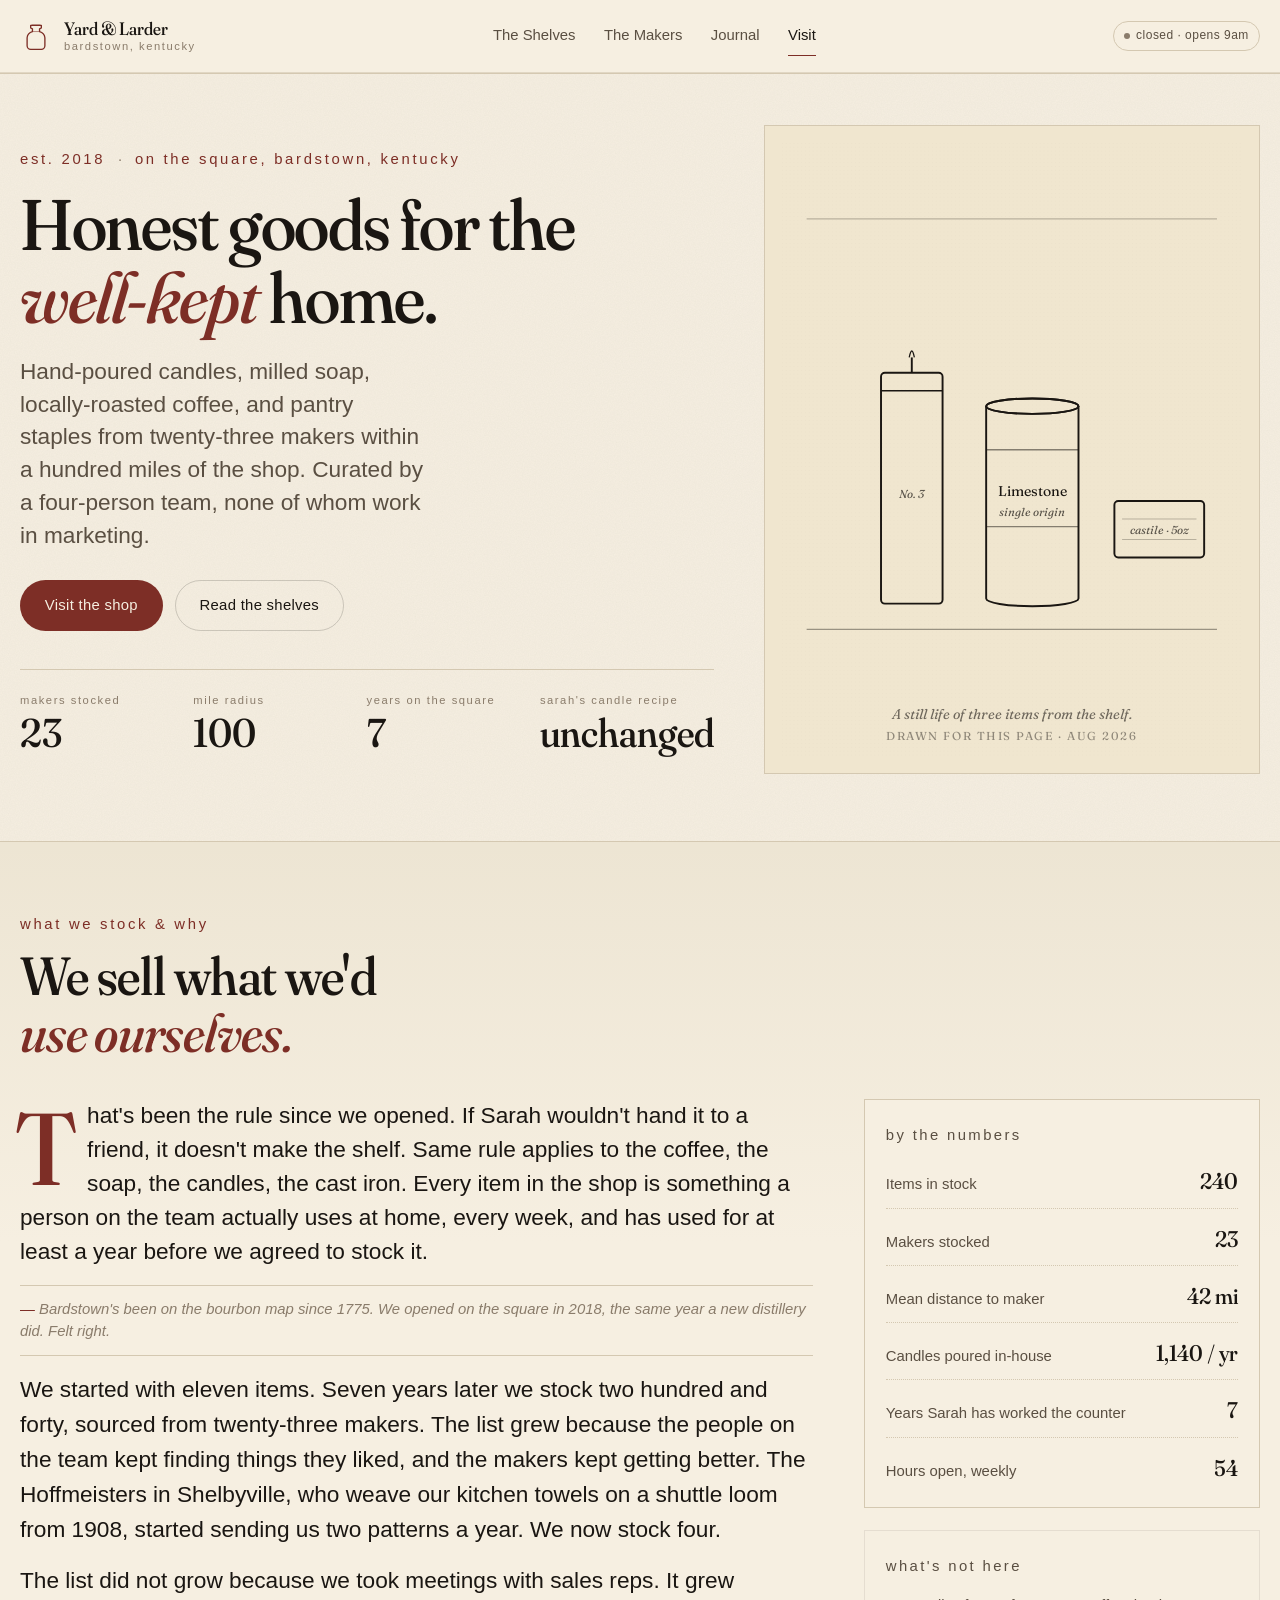
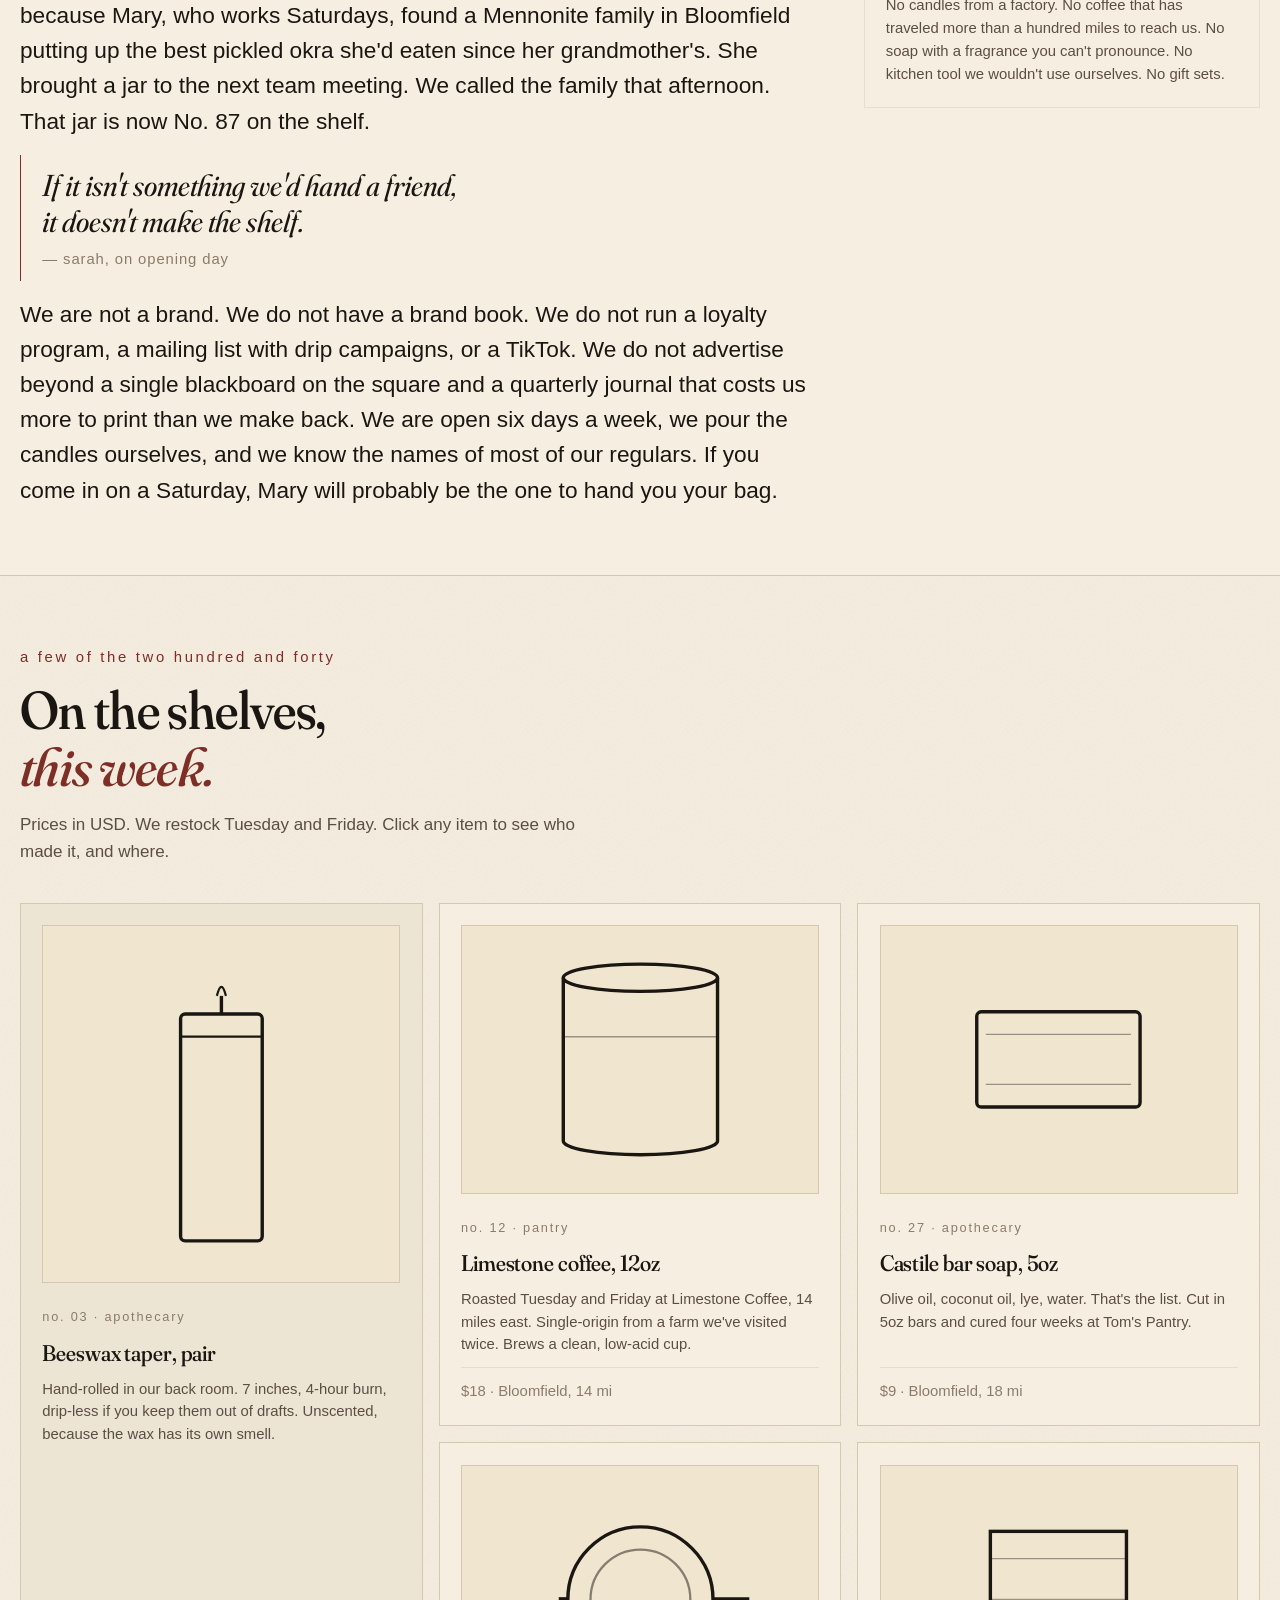
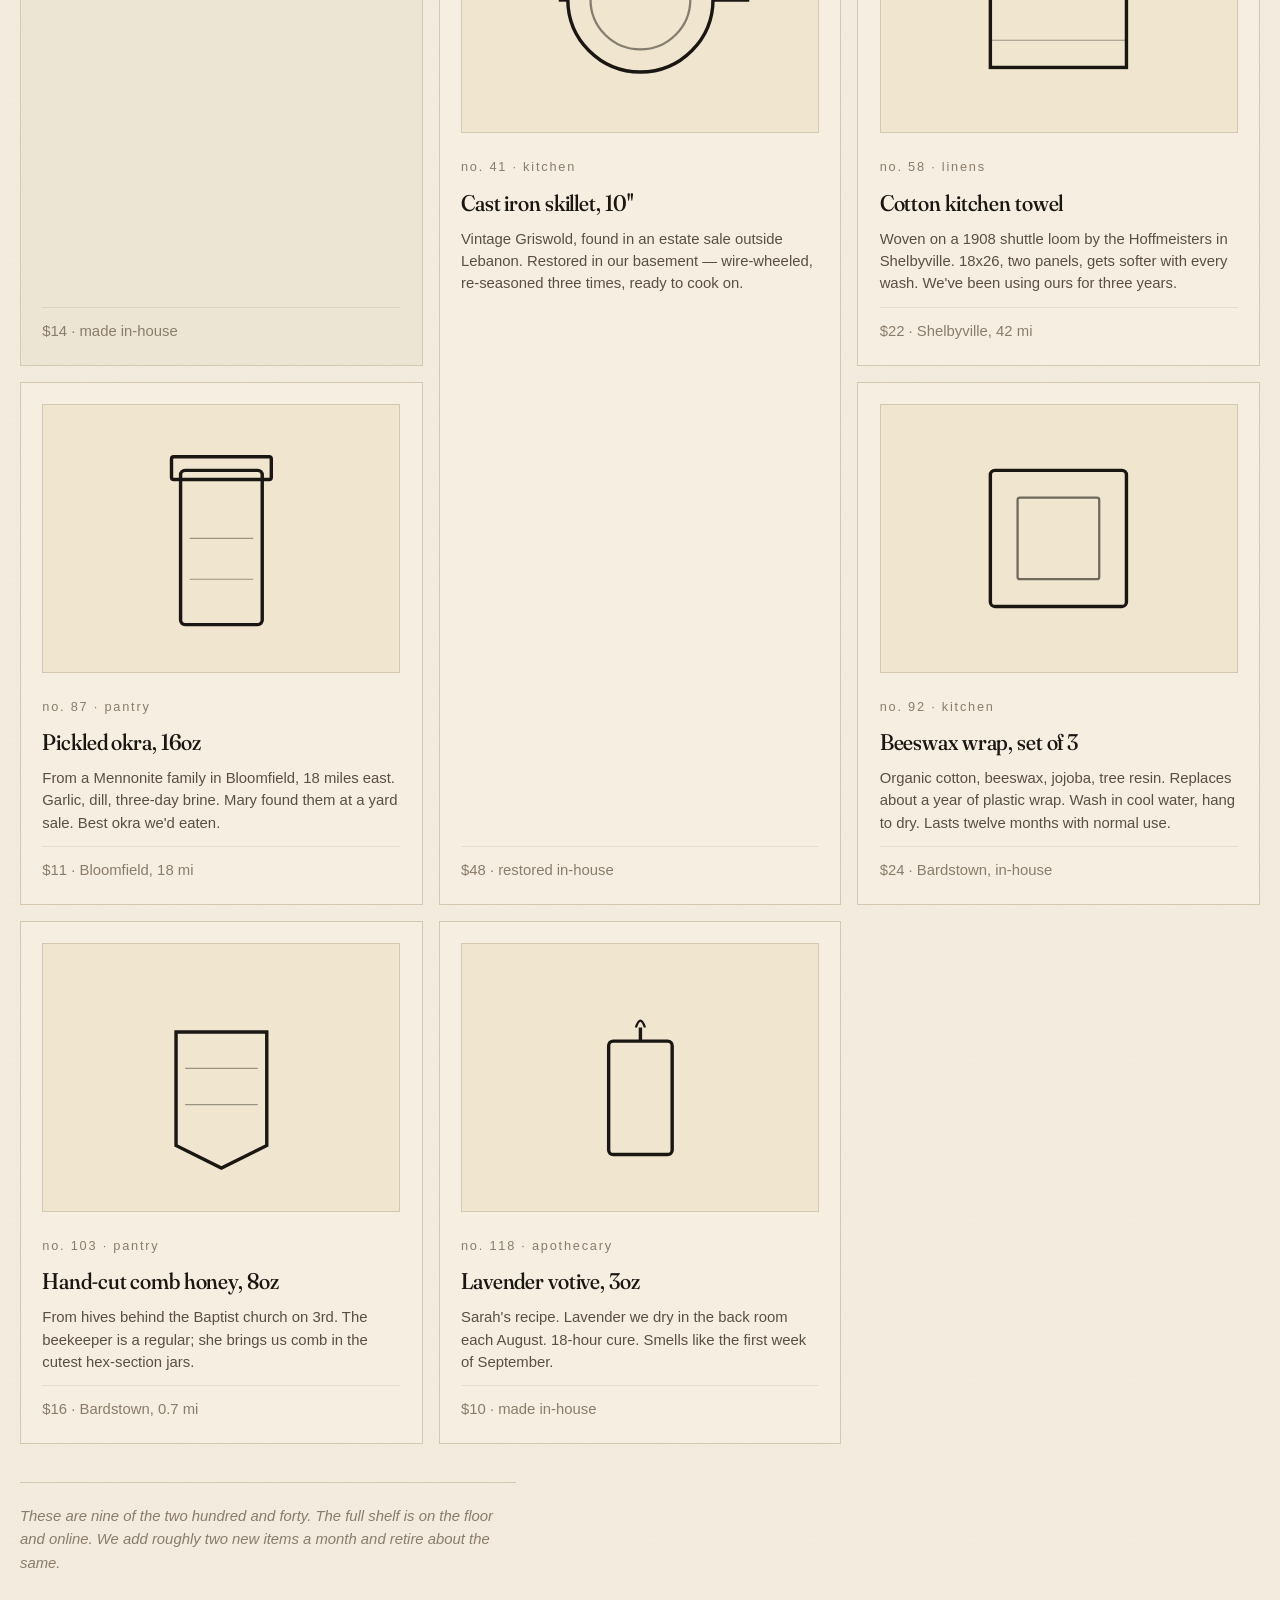
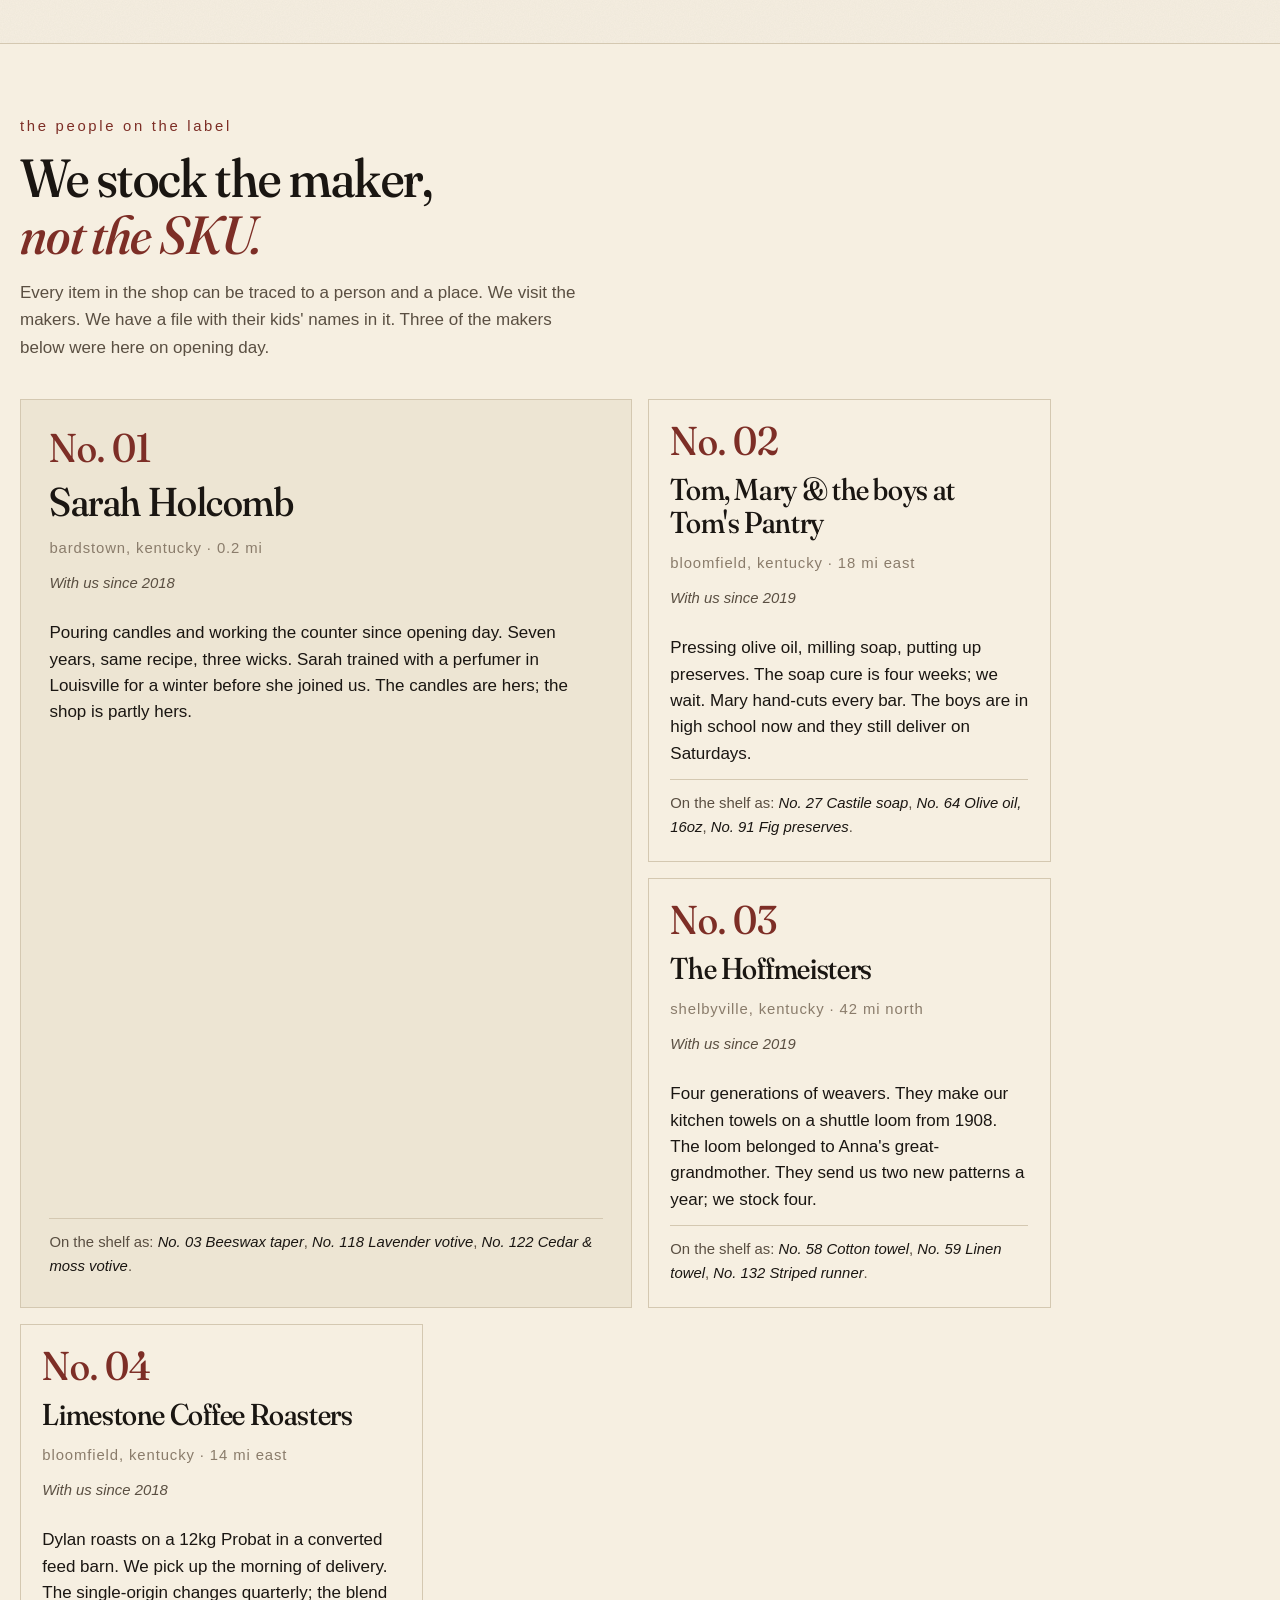
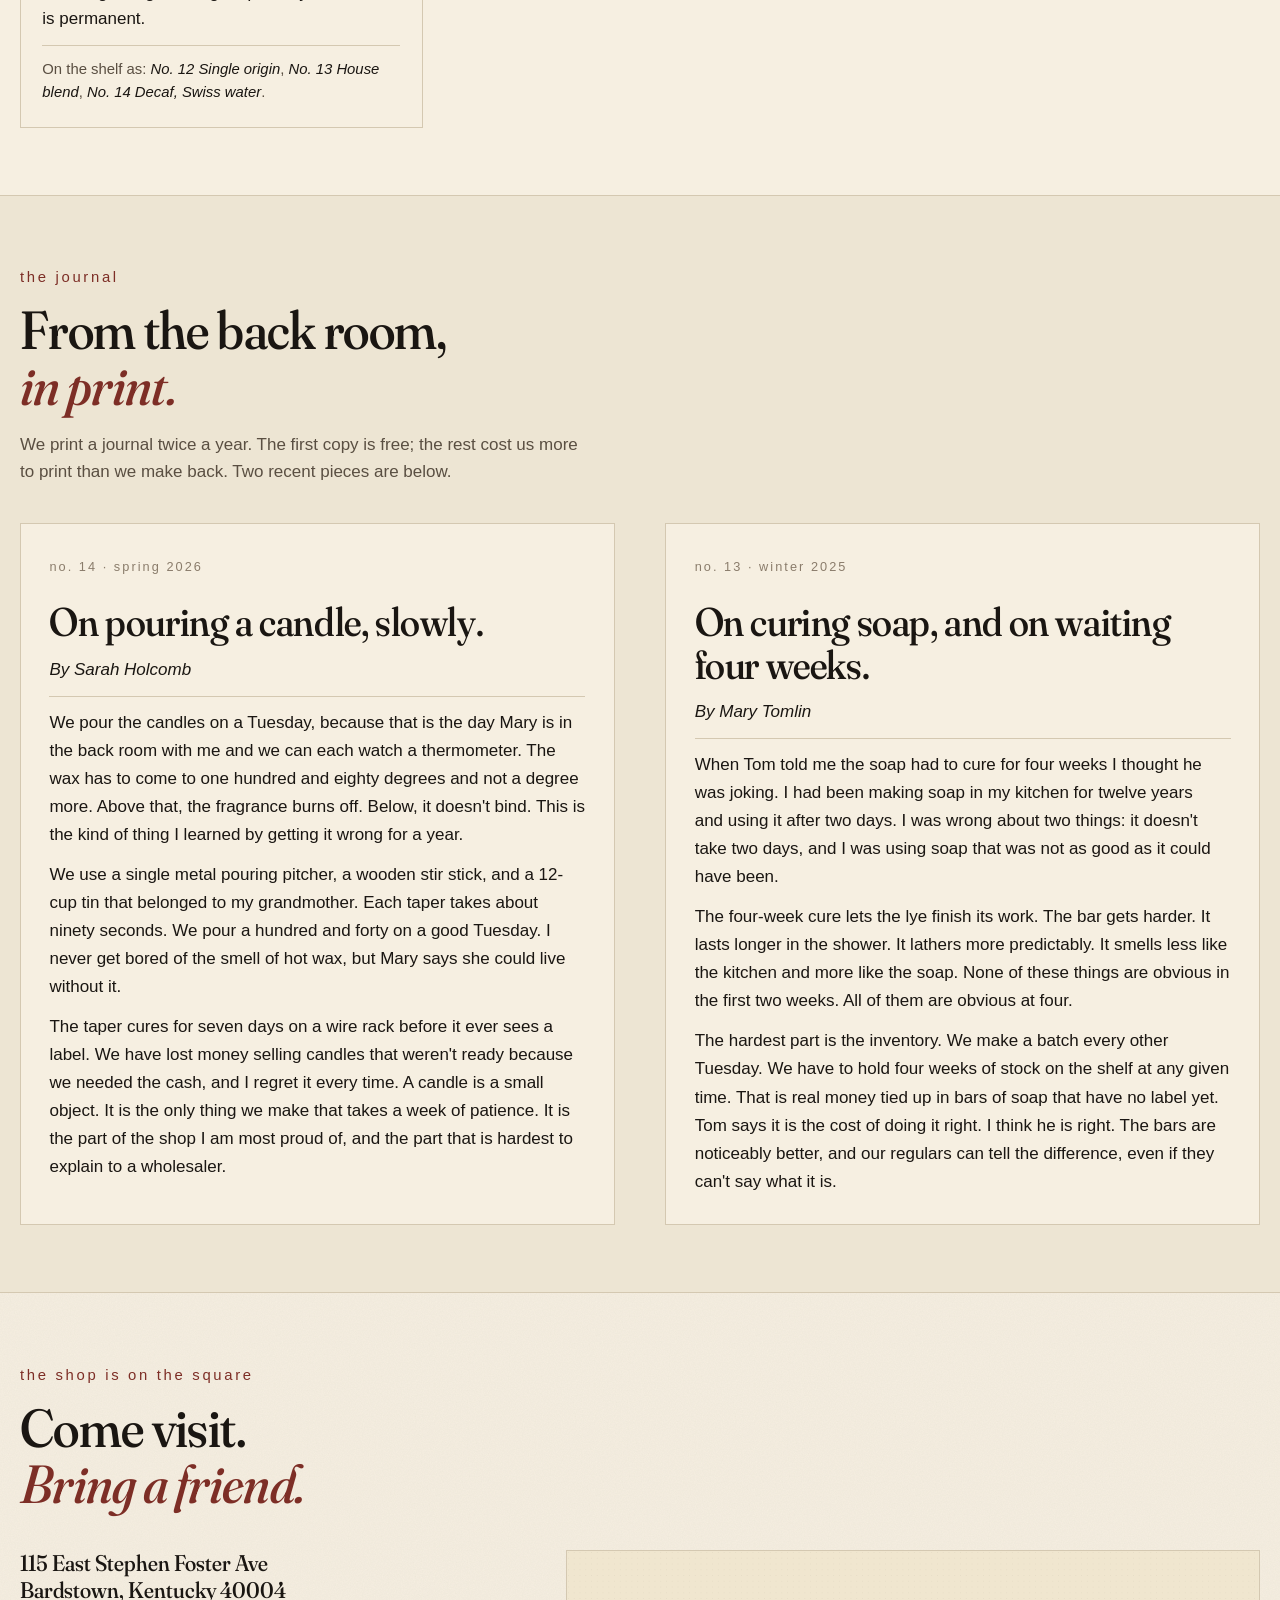
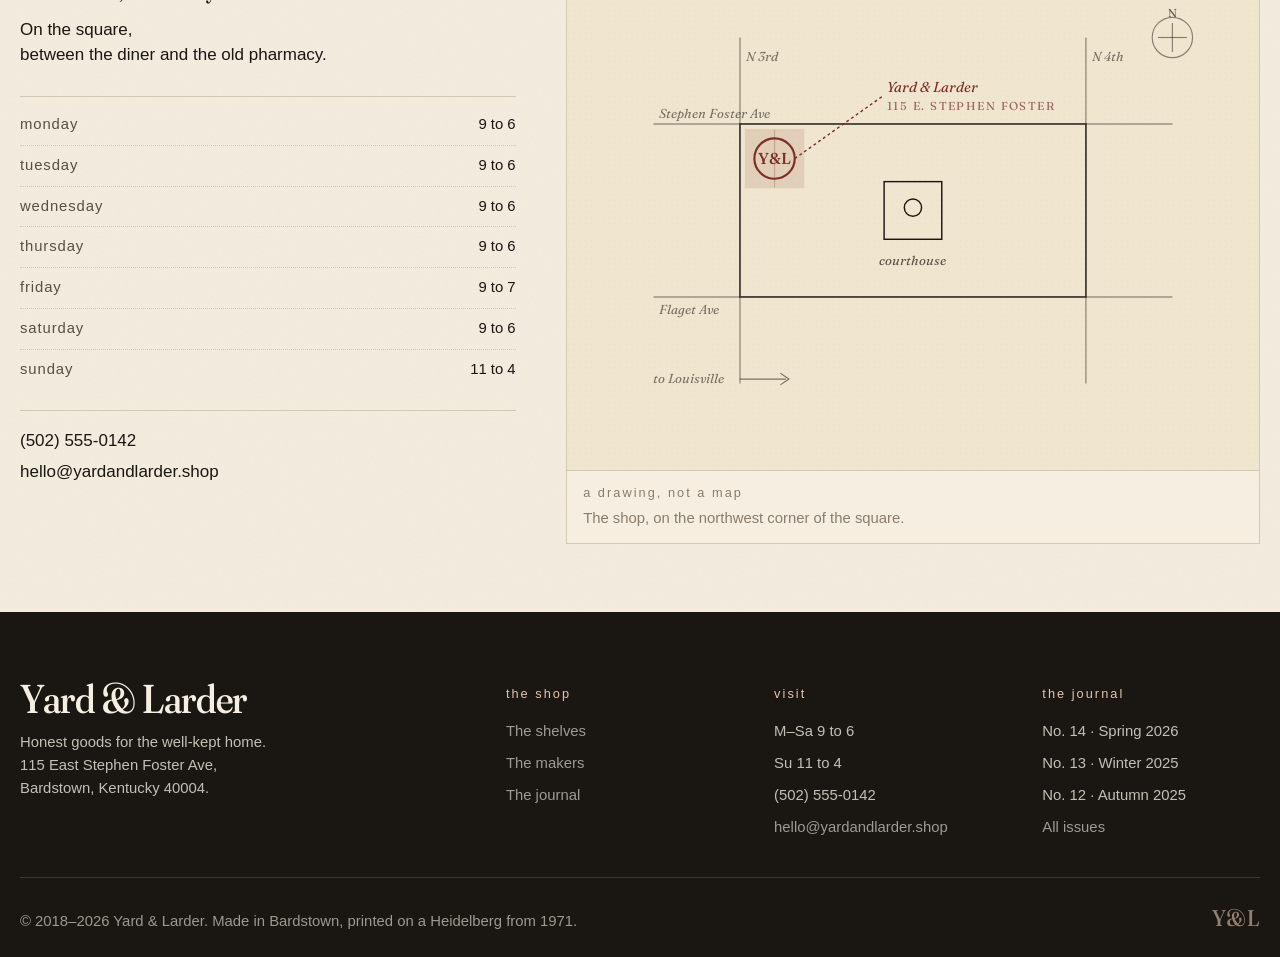
<file: reference/index.html>
<!DOCTYPE html>
<html lang="en">
<head>
  <meta charset="UTF-8" />
  <meta name="viewport" content="width=device-width, initial-scale=1.0" />
  <meta name="description" content="Yard & Larder — honest goods for the well-kept home. Hand-poured candles, milled soap, locally-roasted coffee, and pantry staples from twenty-three makers within a hundred miles of the shop. 115 East Stephen Foster Ave, Bardstown, Kentucky." />
  <meta name="theme-color" content="#f6efe1" />
  <title>Yard & Larder — Honest goods for the well-kept home · Bardstown, Kentucky</title>

  <!-- Preconnect for the one display face (Fraunces) -->
  <link rel="preconnect" href="https://fonts.googleapis.com" crossorigin />
  <link rel="preconnect" href="https://fonts.gstatic.com" crossorigin />
  <link rel="stylesheet" href="https://fonts.googleapis.com/css2?family=Fraunces:opsz,wght,SOFT@9..144,300..700,30..100&display=swap" />

  <link rel="stylesheet" href="styles.css" />

  <!-- Favicon: hand-cut ink mark, inline -->
  <link rel="icon" type="image/svg+xml" href="data:image/svg+xml;utf8,<svg xmlns='http://www.w3.org/2000/svg' viewBox='0 0 64 64'><rect width='64' height='64' rx='6' fill='%23f6efe1'/><text x='50%25' y='58%25' font-family='Georgia,serif' font-size='42' font-weight='500' text-anchor='middle' fill='%237d2e26'>Y</text></svg>" />

  <meta property="og:title" content="Yard & Larder" />
  <meta property="og:description" content="Honest goods for the well-kept home. Bardstown, Kentucky." />
  <meta property="og:type" content="website" />
</head>
<body>
  <a class="skip-link" href="#main">Skip to content</a>

  <!-- =================== HEADER =================== -->
  <header class="site-header" id="site-header">
    <div class="nav-row">
      <a class="brand" href="#top" aria-label="Yard & Larder, home">
        <span class="brand-mark" aria-hidden="true">
          <!-- Custom SVG mark: an apothecary jar -->
          <svg viewBox="0 0 36 36" width="32" height="32" role="img" aria-label="Yard & Larder mark">
            <path d="M12 6h12v3l-2 1v3a8 8 0 0 1 6 7v9a4 4 0 0 1-4 4H12a4 4 0 0 1-4-4v-9a8 8 0 0 1 6-7v-3l-2-1z"
                  fill="none" stroke="currentColor" stroke-width="1.5" stroke-linejoin="round"/>
            <line x1="13" y1="6" x2="23" y2="6" stroke="currentColor" stroke-width="1.5"/>
            <line x1="14" y1="13" x2="22" y2="13" stroke="currentColor" stroke-width="1" opacity=".6"/>
          </svg>
        </span>
        <span class="brand-text">
          <span class="brand-name">Yard &amp; Larder</span>
          <span class="brand-tag">Bardstown, Kentucky</span>
        </span>
      </a>

      <nav class="primary-nav" aria-label="Primary">
        <ul class="nav-list" role="list">
          <li><a href="#shelves" class="nav-link" data-section="shelves">The Shelves</a></li>
          <li><a href="#makers"  class="nav-link" data-section="makers">The Makers</a></li>
          <li><a href="#journal" class="nav-link" data-section="journal">Journal</a></li>
          <li><a href="#visit"   class="nav-link" data-section="visit">Visit</a></li>
        </ul>
      </nav>

      <div class="nav-meta">
        <span class="hours-pill" aria-label="Open today, 9 to 6">
          <span class="dot" aria-hidden="true"></span>
          Open · M–Sa 9–6
        </span>
      </div>
    </div>
    <div class="nav-rule" aria-hidden="true"></div>
  </header>

  <main id="main">

    <!-- =================== HERO (asymmetric) =================== -->
    <section class="hero" id="top" aria-label="Yard & Larder">
      <div class="hero-grid">
        <div class="hero-text">
          <p class="eyebrow hero-eyebrow">
            <span>Est. 2018</span>
            <span class="eyebrow-sep" aria-hidden="true">·</span>
            <span>On the square, Bardstown, Kentucky</span>
          </p>
          <h1 class="hero-title">
            Honest goods for the<br />
            <em>well-kept</em> home.
          </h1>
          <p class="hero-lede">
            Hand-poured candles, milled soap, locally-roasted
            coffee, and pantry staples from twenty-three makers
            within a hundred miles of the shop. Curated by a
            four-person team, none of whom work in marketing.
          </p>
          <div class="hero-actions">
            <a class="btn btn-primary" href="#visit">Visit the shop</a>
            <a class="btn btn-ghost" href="#shelves">Read the shelves</a>
          </div>
          <dl class="hero-meta prose-numerals" aria-label="At a glance">
            <div><dt>Makers stocked</dt><dd>23</dd></div>
            <div><dt>Mile radius</dt><dd>100</dd></div>
            <div><dt>Years on the square</dt><dd>7</dd></div>
            <div><dt>Sarah's candle recipe</dt><dd>unchanged</dd></div>
          </dl>
        </div>

        <aside class="hero-art" aria-label="A small vitrine of items from the shop">
          <!-- Custom SVG: a styled still life of the shop's signature items.
               No stock photo. Made for this merchant. -->
          <svg viewBox="0 0 360 480" role="img" aria-labelledby="hero-art-title">
            <title id="hero-art-title">A candle, a tin of coffee, a bar of soap, drawn in a single ink line.</title>
            <defs>
              <pattern id="grain" width="3" height="3" patternUnits="userSpaceOnUse">
                <circle cx="1" cy="1" r="0.4" fill="#1a1612" opacity=".06"/>
              </pattern>
            </defs>

            <!-- shelf line -->
            <line x1="20" y1="380" x2="340" y2="380" stroke="currentColor" stroke-width="1" opacity=".4"/>
            <line x1="20" y1="60"  x2="340" y2="60"  stroke="currentColor" stroke-width="1" opacity=".25"/>

            <!-- The candle (left) -->
            <g transform="translate(78, 180)">
              <rect x="0" y="0" width="48" height="180" rx="3"
                    fill="none" stroke="currentColor" stroke-width="1.5"/>
              <line x1="0"  y1="14" x2="48" y2="14" stroke="currentColor" stroke-width="1"/>
              <line x1="24" y1="0"  x2="24" y2="-12" stroke="currentColor" stroke-width="1.5"/>
              <path d="M22 -12 Q24 -22 26 -12" fill="none" stroke="currentColor" stroke-width="1"/>
              <text x="24" y="98" text-anchor="middle"
                    font-family="Fraunces, Georgia, serif" font-style="italic"
                    font-size="9" fill="currentColor" opacity=".7">No. 3</text>
            </g>

            <!-- The coffee tin (center) -->
            <g transform="translate(160, 200)">
              <ellipse cx="36" cy="6"  rx="36" ry="6"
                       fill="none" stroke="currentColor" stroke-width="1.5"/>
              <path d="M0 6 L0 156 a36 6 0 0 0 72 0 L72 6"
                    fill="none" stroke="currentColor" stroke-width="1.5"/>
              <ellipse cx="36" cy="6" rx="36" ry="6"
                       fill="none" stroke="currentColor" stroke-width="1.5"/>
              <line x1="0" y1="40" x2="72" y2="40" stroke="currentColor" stroke-width="1" opacity=".5"/>
              <line x1="0" y1="100" x2="72" y2="100" stroke="currentColor" stroke-width="1" opacity=".5"/>
              <text x="36" y="76" text-anchor="middle"
                    font-family="Fraunces, Georgia, serif"
                    font-size="11" fill="currentColor">Limestone</text>
              <text x="36" y="92" text-anchor="middle"
                    font-family="Fraunces, Georgia, serif" font-style="italic"
                    font-size="9" fill="currentColor" opacity=".7">single origin</text>
            </g>

            <!-- The bar of soap (right) -->
            <g transform="translate(260, 280)">
              <rect x="0" y="0" width="70" height="44" rx="3"
                    fill="none" stroke="currentColor" stroke-width="1.5"/>
              <line x1="6" y1="14" x2="64" y2="14" stroke="currentColor" stroke-width=".5" opacity=".4"/>
              <line x1="6" y1="30" x2="64" y2="30" stroke="currentColor" stroke-width=".5" opacity=".4"/>
              <text x="35" y="26" text-anchor="middle"
                    font-family="Fraunces, Georgia, serif" font-style="italic"
                    font-size="9" fill="currentColor" opacity=".7">castile · 5oz</text>
            </g>

            <!-- Caption / credit under the still life -->
            <text x="180" y="450" text-anchor="middle"
                  font-family="Fraunces, Georgia, serif" font-style="italic"
                  font-size="11" fill="currentColor" opacity=".6">
              A still life of three items from the shelf.
            </text>
            <text x="180" y="466" text-anchor="middle"
                  font-family="Fraunces, Georgia, serif"
                  font-size="9" fill="currentColor" opacity=".45"
                  letter-spacing="1.2">
              DRAWN FOR THIS PAGE · AUG 2026
            </text>

            <!-- Paper grain overlay -->
            <rect x="0" y="0" width="360" height="480" fill="url(#grain)" opacity=".5"/>
          </svg>
        </aside>
      </div>
    </section>

    <!-- =================== THE PITCH (long-form, editorial) =================== -->
    <section class="pitch" id="pitch" aria-labelledby="pitch-title">
      <div class="container">
        <header class="section-head section-head--left">
          <p class="eyebrow">What we stock &amp; why</p>
          <h2 class="section-title" id="pitch-title">
            We sell what we'd<br /><em>use ourselves.</em>
          </h2>
        </header>

        <div class="prose-grid">
          <article class="prose hang-punct">
            <p class="lead">
              That's been the rule since we opened. If Sarah
              wouldn't hand it to a friend, it doesn't make the
              shelf. Same rule applies to the coffee, the soap,
              the candles, the cast iron. Every item in the shop
              is something a person on the team actually uses
              at home, every week, and has used for at least a
              year before we agreed to stock it.
            </p>

            <aside class="margin-note">
              Bardstown's been on the bourbon map since 1775.
              We opened on the square in 2018, the same year a
              new distillery did. Felt right.
            </aside>

            <p>
              We started with eleven items. Seven years later we
              stock two hundred and forty, sourced from
              twenty-three makers. The list grew because the
              people on the team kept finding things they liked,
              and the makers kept getting better. The Hoffmeisters
              in Shelbyville, who weave our kitchen towels on a
              shuttle loom from 1908, started sending us two
              patterns a year. We now stock four.
            </p>

            <p>
              The list did not grow because we took meetings
              with sales reps. It grew because Mary, who
              works Saturdays, found a Mennonite family in
              Bloomfield putting up the best pickled okra she'd
              eaten since her grandmother's. She brought a
              jar to the next team meeting. We called the
              family that afternoon. That jar is now No. 87
              on the shelf.
            </p>

            <blockquote class="pullquote">
              If it isn't something we'd hand a friend,<br />
              it doesn't make the shelf.
              <cite>— Sarah, on opening day</cite>
            </blockquote>

            <p>
              We are not a brand. We do not have a brand book.
              We do not run a loyalty program, a mailing list
              with drip campaigns, or a TikTok. We do not
              advertise beyond a single blackboard on the
              square and a quarterly journal that costs us
              more to print than we make back. We are open
              six days a week, we pour the candles ourselves,
              and we know the names of most of our regulars.
              If you come in on a Saturday, Mary will probably
              be the one to hand you your bag.
            </p>
          </article>

          <aside class="pitch-side" aria-label="Quick facts">
            <div class="side-card">
              <p class="eyebrow eyebrow--small">By the numbers</p>
              <dl class="prose-numerals">
                <div><dt>Items in stock</dt><dd>240</dd></div>
                <div><dt>Makers stocked</dt><dd>23</dd></div>
                <div><dt>Mean distance to maker</dt><dd>42 mi</dd></div>
                <div><dt>Candles poured in-house</dt><dd>1,140 / yr</dd></div>
                <div><dt>Years Sarah has worked the counter</dt><dd>7</dd></div>
                <div><dt>Hours open, weekly</dt><dd>54</dd></div>
              </dl>
            </div>
            <div class="side-card side-card--quiet">
              <p class="eyebrow eyebrow--small">What's not here</p>
              <p>
                No candles from a factory. No coffee that has
                traveled more than a hundred miles to reach
                us. No soap with a fragrance you can't
                pronounce. No kitchen tool we wouldn't use
                ourselves. No gift sets.
              </p>
            </div>
          </aside>
        </div>
      </div>
    </section>

    <!-- =================== THE SHELVES (asymmetric product grid) =================== -->
    <section class="shelves" id="shelves" aria-labelledby="shelves-title">
      <div class="container">
        <header class="section-head section-head--left">
          <p class="eyebrow">A few of the two hundred and forty</p>
          <h2 class="section-title" id="shelves-title">
            On the shelves,<br /><em>this week.</em>
          </h2>
          <p class="section-sub">
            Prices in USD. We restock Tuesday and Friday. Click
            any item to see who made it, and where.
          </p>
        </header>

        <ul class="shelf-grid" role="list">

          <li class="shelf-item shelf-item--feature">
            <div class="shelf-art shelf-art--candle" aria-hidden="true">
              <svg viewBox="0 0 100 140" role="img" aria-label="Hand-poured candle">
                <rect x="32" y="30" width="36" height="100" rx="2"
                      fill="none" stroke="currentColor" stroke-width="1.5"/>
                <line x1="32" y1="40" x2="68" y2="40" stroke="currentColor" stroke-width="1"/>
                <line x1="50" y1="30" x2="50" y2="22" stroke="currentColor" stroke-width="1.5"/>
                <path d="M48 22 Q50 14 52 22" fill="none" stroke="currentColor" stroke-width="1"/>
              </svg>
            </div>
            <p class="shelf-cat">No. 03 · Apothecary</p>
            <h3 class="shelf-name">Beeswax taper, pair</h3>
            <p class="shelf-desc">
              Hand-rolled in our back room. 7 inches, 4-hour
              burn, drip-less if you keep them out of drafts.
              Unscented, because the wax has its own smell.
            </p>
            <p class="shelf-meta prose-numerals">$14 · made in-house</p>
          </li>

          <li class="shelf-item">
            <div class="shelf-art shelf-art--tin" aria-hidden="true">
              <svg viewBox="0 0 100 100" role="img" aria-label="Coffee tin">
                <ellipse cx="50" cy="14" rx="34" ry="6"
                         fill="none" stroke="currentColor" stroke-width="1.5"/>
                <path d="M16 14 L16 86 a34 6 0 0 0 68 0 L84 14"
                      fill="none" stroke="currentColor" stroke-width="1.5"/>
                <line x1="16" y1="40" x2="84" y2="40" stroke="currentColor" stroke-width=".6" opacity=".4"/>
              </svg>
            </div>
            <p class="shelf-cat">No. 12 · Pantry</p>
            <h3 class="shelf-name">Limestone coffee, 12oz</h3>
            <p class="shelf-desc">
              Roasted Tuesday and Friday at Limestone Coffee,
              14 miles east. Single-origin from a farm we've
              visited twice. Brews a clean, low-acid cup.
            </p>
            <p class="shelf-meta prose-numerals">$18 · Bloomfield, 14 mi</p>
          </li>

          <li class="shelf-item">
            <div class="shelf-art shelf-art--soap" aria-hidden="true">
              <svg viewBox="0 0 100 70" role="img" aria-label="Bar of soap">
                <rect x="14" y="14" width="72" height="42" rx="2"
                      fill="none" stroke="currentColor" stroke-width="1.5"/>
                <line x1="18" y1="24" x2="82" y2="24" stroke="currentColor" stroke-width=".5" opacity=".4"/>
                <line x1="18" y1="46" x2="82" y2="46" stroke="currentColor" stroke-width=".5" opacity=".4"/>
              </svg>
            </div>
            <p class="shelf-cat">No. 27 · Apothecary</p>
            <h3 class="shelf-name">Castile bar soap, 5oz</h3>
            <p class="shelf-desc">
              Olive oil, coconut oil, lye, water. That's the
              list. Cut in 5oz bars and cured four weeks at
              Tom's Pantry.
            </p>
            <p class="shelf-meta prose-numerals">$9 · Bloomfield, 18 mi</p>
          </li>

          <li class="shelf-item shelf-item--tall">
            <div class="shelf-art shelf-art--iron" aria-hidden="true">
              <svg viewBox="0 0 100 100" role="img" aria-label="Cast iron skillet">
                <ellipse cx="50" cy="50" rx="32" ry="32"
                         fill="none" stroke="currentColor" stroke-width="1.5"/>
                <ellipse cx="50" cy="50" rx="22" ry="22"
                         fill="none" stroke="currentColor" stroke-width="1" opacity=".5"/>
                <line x1="82" y1="50" x2="98" y2="50" stroke="currentColor" stroke-width="2"/>
                <line x1="14" y1="50" x2="18" y2="50" stroke="currentColor" stroke-width="2"/>
              </svg>
            </div>
            <p class="shelf-cat">No. 41 · Kitchen</p>
            <h3 class="shelf-name">Cast iron skillet, 10"</h3>
            <p class="shelf-desc">
              Vintage Griswold, found in an estate sale outside
              Lebanon. Restored in our basement — wire-wheeled,
              re-seasoned three times, ready to cook on.
            </p>
            <p class="shelf-meta prose-numerals">$48 · restored in-house</p>
          </li>

          <li class="shelf-item">
            <div class="shelf-art shelf-art--towel" aria-hidden="true">
              <svg viewBox="0 0 100 100" role="img" aria-label="Woven kitchen towel">
                <rect x="20" y="20" width="60" height="60"
                      fill="none" stroke="currentColor" stroke-width="1.5"/>
                <line x1="20" y1="32" x2="80" y2="32" stroke="currentColor" stroke-width=".5" opacity=".4"/>
                <line x1="20" y1="50" x2="80" y2="50" stroke="currentColor" stroke-width=".5" opacity=".4"/>
                <line x1="20" y1="68" x2="80" y2="68" stroke="currentColor" stroke-width=".5" opacity=".4"/>
              </svg>
            </div>
            <p class="shelf-cat">No. 58 · Linens</p>
            <h3 class="shelf-name">Cotton kitchen towel</h3>
            <p class="shelf-desc">
              Woven on a 1908 shuttle loom by the Hoffmeisters
              in Shelbyville. 18x26, two panels, gets softer
              with every wash. We've been using ours for three
              years.
            </p>
            <p class="shelf-meta prose-numerals">$22 · Shelbyville, 42 mi</p>
          </li>

          <li class="shelf-item">
            <div class="shelf-art shelf-art--jar" aria-hidden="true">
              <svg viewBox="0 0 100 100" role="img" aria-label="Jar of pickled okra">
                <rect x="32" y="20" width="36" height="68" rx="2"
                      fill="none" stroke="currentColor" stroke-width="1.5"/>
                <rect x="28" y="14" width="44" height="10" rx="1"
                      fill="none" stroke="currentColor" stroke-width="1.5"/>
                <line x1="36" y1="50" x2="64" y2="50" stroke="currentColor" stroke-width=".5" opacity=".4"/>
                <line x1="36" y1="68" x2="64" y2="68" stroke="currentColor" stroke-width=".5" opacity=".4"/>
              </svg>
            </div>
            <p class="shelf-cat">No. 87 · Pantry</p>
            <h3 class="shelf-name">Pickled okra, 16oz</h3>
            <p class="shelf-desc">
              From a Mennonite family in Bloomfield, 18 miles
              east. Garlic, dill, three-day brine. Mary found
              them at a yard sale. Best okra we'd eaten.
            </p>
            <p class="shelf-meta prose-numerals">$11 · Bloomfield, 18 mi</p>
          </li>

          <li class="shelf-item">
            <div class="shelf-art shelf-art--wrap" aria-hidden="true">
              <svg viewBox="0 0 100 100" role="img" aria-label="Beeswax wraps">
                <rect x="20" y="20" width="60" height="60" rx="2"
                      fill="none" stroke="currentColor" stroke-width="1.5"/>
                <rect x="32" y="32" width="36" height="36" rx="1"
                      fill="none" stroke="currentColor" stroke-width="1" opacity=".6"/>
              </svg>
            </div>
            <p class="shelf-cat">No. 92 · Kitchen</p>
            <h3 class="shelf-name">Beeswax wrap, set of 3</h3>
            <p class="shelf-desc">
              Organic cotton, beeswax, jojoba, tree resin.
              Replaces about a year of plastic wrap. Wash in
              cool water, hang to dry. Lasts twelve months
              with normal use.
            </p>
            <p class="shelf-meta prose-numerals">$24 · Bardstown, in-house</p>
          </li>

          <li class="shelf-item">
            <div class="shelf-art shelf-art--honey" aria-hidden="true">
              <svg viewBox="0 0 100 100" role="img" aria-label="Comb honey">
                <path d="M30 30 L70 30 L70 80 L50 90 L30 80 Z"
                      fill="none" stroke="currentColor" stroke-width="1.5"/>
                <line x1="34" y1="46" x2="66" y2="46" stroke="currentColor" stroke-width=".5" opacity=".4"/>
                <line x1="34" y1="62" x2="66" y2="62" stroke="currentColor" stroke-width=".5" opacity=".4"/>
              </svg>
            </div>
            <p class="shelf-cat">No. 103 · Pantry</p>
            <h3 class="shelf-name">Hand-cut comb honey, 8oz</h3>
            <p class="shelf-desc">
              From hives behind the Baptist church on 3rd. The
              beekeeper is a regular; she brings us comb in
              the cutest hex-section jars.
            </p>
            <p class="shelf-meta prose-numerals">$16 · Bardstown, 0.7 mi</p>
          </li>

          <li class="shelf-item">
            <div class="shelf-art shelf-art--candle-small" aria-hidden="true">
              <svg viewBox="0 0 100 100" role="img" aria-label="Small lavender candle">
                <rect x="36" y="34" width="28" height="50" rx="2"
                      fill="none" stroke="currentColor" stroke-width="1.5"/>
                <line x1="50" y1="34" x2="50" y2="28" stroke="currentColor" stroke-width="1.5"/>
                <path d="M48 28 Q50 22 52 28" fill="none" stroke="currentColor" stroke-width="1"/>
              </svg>
            </div>
            <p class="shelf-cat">No. 118 · Apothecary</p>
            <h3 class="shelf-name">Lavender votive, 3oz</h3>
            <p class="shelf-desc">
              Sarah's recipe. Lavender we dry in the back
              room each August. 18-hour cure. Smells like the
              first week of September.
            </p>
            <p class="shelf-meta prose-numerals">$10 · made in-house</p>
          </li>

        </ul>

        <p class="shelf-footnote prose-numerals">
          These are nine of the two hundred and forty. The full
          shelf is on the floor and online. We add roughly two
          new items a month and retire about the same.
        </p>
      </div>
    </section>

    <!-- =================== THE MAKERS (asymmetric) =================== -->
    <section class="makers" id="makers" aria-labelledby="makers-title">
      <div class="container">
        <header class="section-head section-head--left">
          <p class="eyebrow">The people on the label</p>
          <h2 class="section-title" id="makers-title">
            We stock the maker,<br /><em>not the SKU.</em>
          </h2>
          <p class="section-sub">
            Every item in the shop can be traced to a person and
            a place. We visit the makers. We have a file with
            their kids' names in it. Three of the makers below
            were here on opening day.
          </p>
        </header>

        <ul class="maker-list" role="list">
          <li class="maker maker--lead">
            <p class="maker-no prose-numerals">No. 01</p>
            <h3 class="maker-name">Sarah Holcomb</h3>
            <p class="maker-place prose-numerals">Bardstown, Kentucky · 0.2 mi</p>
            <p class="maker-since prose-numerals">With us since 2018</p>
            <p class="maker-story">
              Pouring candles and working the counter since
              opening day. Seven years, same recipe, three
              wicks. Sarah trained with a perfumer in
              Louisville for a winter before she joined us.
              The candles are hers; the shop is partly hers.
            </p>
            <p class="maker-on-shelf">
              On the shelf as: <em>No. 03 Beeswax taper</em>,
              <em>No. 118 Lavender votive</em>,
              <em>No. 122 Cedar &amp; moss votive</em>.
            </p>
          </li>

          <li class="maker">
            <p class="maker-no prose-numerals">No. 02</p>
            <h3 class="maker-name">Tom, Mary &amp; the boys at Tom's Pantry</h3>
            <p class="maker-place prose-numerals">Bloomfield, Kentucky · 18 mi east</p>
            <p class="maker-since prose-numerals">With us since 2019</p>
            <p class="maker-story">
              Pressing olive oil, milling soap, putting up
              preserves. The soap cure is four weeks; we
              wait. Mary hand-cuts every bar. The boys are
              in high school now and they still deliver on
              Saturdays.
            </p>
            <p class="maker-on-shelf">
              On the shelf as: <em>No. 27 Castile soap</em>,
              <em>No. 64 Olive oil, 16oz</em>,
              <em>No. 91 Fig preserves</em>.
            </p>
          </li>

          <li class="maker">
            <p class="maker-no prose-numerals">No. 03</p>
            <h3 class="maker-name">The Hoffmeisters</h3>
            <p class="maker-place prose-numerals">Shelbyville, Kentucky · 42 mi north</p>
            <p class="maker-since prose-numerals">With us since 2019</p>
            <p class="maker-story">
              Four generations of weavers. They make our
              kitchen towels on a shuttle loom from 1908.
              The loom belonged to Anna's great-grandmother.
              They send us two new patterns a year; we
              stock four.
            </p>
            <p class="maker-on-shelf">
              On the shelf as: <em>No. 58 Cotton towel</em>,
              <em>No. 59 Linen towel</em>,
              <em>No. 132 Striped runner</em>.
            </p>
          </li>

          <li class="maker">
            <p class="maker-no prose-numerals">No. 04</p>
            <h3 class="maker-name">Limestone Coffee Roasters</h3>
            <p class="maker-place prose-numerals">Bloomfield, Kentucky · 14 mi east</p>
            <p class="maker-since prose-numerals">With us since 2018</p>
            <p class="maker-story">
              Dylan roasts on a 12kg Probat in a converted
              feed barn. We pick up the morning of delivery.
              The single-origin changes quarterly; the
              blend is permanent.
            </p>
            <p class="maker-on-shelf">
              On the shelf as: <em>No. 12 Single origin</em>,
              <em>No. 13 House blend</em>,
              <em>No. 14 Decaf, Swiss water</em>.
            </p>
          </li>
        </ul>
      </div>
    </section>

    <!-- =================== THE JOURNAL (editorial) =================== -->
    <section class="journal" id="journal" aria-labelledby="journal-title">
      <div class="container">
        <header class="section-head section-head--left">
          <p class="eyebrow">The journal</p>
          <h2 class="section-title" id="journal-title">
            From the back room,<br /><em>in print.</em>
          </h2>
          <p class="section-sub">
            We print a journal twice a year. The first copy is
            free; the rest cost us more to print than we make
            back. Two recent pieces are below.
          </p>
        </header>

        <div class="journal-grid">
          <article class="journal-piece hang-punct">
            <p class="journal-meta prose-numerals">
              <span class="eyebrow eyebrow--small">No. 14 · Spring 2026</span>
            </p>
            <h3 class="journal-title-piece">
              On pouring a candle, slowly.
            </h3>
            <p class="journal-byline prose-numerals">By Sarah Holcomb</p>

            <p>
              We pour the candles on a Tuesday, because that
              is the day Mary is in the back room with me
              and we can each watch a thermometer. The wax
              has to come to one hundred and eighty degrees
              and not a degree more. Above that, the
              fragrance burns off. Below, it doesn't bind.
              This is the kind of thing I learned by getting
              it wrong for a year.
            </p>
            <p>
              We use a single metal pouring pitcher, a
              wooden stir stick, and a 12-cup tin that
              belonged to my grandmother. Each taper
              takes about ninety seconds. We pour a hundred
              and forty on a good Tuesday. I never get
              bored of the smell of hot wax, but Mary says
              she could live without it.
            </p>
            <p>
              The taper cures for seven days on a wire
              rack before it ever sees a label. We have
              lost money selling candles that weren't
              ready because we needed the cash, and I
              regret it every time. A candle is a small
              object. It is the only thing we make that
              takes a week of patience. It is the part
              of the shop I am most proud of, and the
              part that is hardest to explain to a
              wholesaler.
            </p>
          </article>

          <article class="journal-piece hang-punct">
            <p class="journal-meta prose-numerals">
              <span class="eyebrow eyebrow--small">No. 13 · Winter 2025</span>
            </p>
            <h3 class="journal-title-piece">
              On curing soap, and on waiting four weeks.
            </h3>
            <p class="journal-byline prose-numerals">By Mary Tomlin</p>

            <p>
              When Tom told me the soap had to cure for four
              weeks I thought he was joking. I had been
              making soap in my kitchen for twelve years
              and using it after two days. I was wrong
              about two things: it doesn't take two days,
              and I was using soap that was not as good
              as it could have been.
            </p>
            <p>
              The four-week cure lets the lye finish its
              work. The bar gets harder. It lasts longer
              in the shower. It lathers more predictably.
              It smells less like the kitchen and more
              like the soap. None of these things are
              obvious in the first two weeks. All of them
              are obvious at four.
            </p>
            <p>
              The hardest part is the inventory. We make
              a batch every other Tuesday. We have to
              hold four weeks of stock on the shelf at
              any given time. That is real money tied up
              in bars of soap that have no label yet. Tom
              says it is the cost of doing it right. I
              think he is right. The bars are noticeably
              better, and our regulars can tell the
              difference, even if they can't say what
              it is.
            </p>
          </article>
        </div>
      </div>
    </section>

    <!-- =================== VISIT (custom map) =================== -->
    <section class="visit" id="visit" aria-labelledby="visit-title">
      <div class="container">
        <header class="section-head section-head--left">
          <p class="eyebrow">The shop is on the square</p>
          <h2 class="section-title" id="visit-title">
            Come visit.<br /><em>Bring a friend.</em>
          </h2>
        </header>

        <div class="visit-grid">
          <div class="visit-info">
            <address class="visit-address">
              <p class="visit-line visit-line--big">
                115 East Stephen Foster Ave<br />
                Bardstown, Kentucky 40004
              </p>
              <p class="visit-line">
                On the square,<br />
                between the diner and the old pharmacy.
              </p>
            </address>

            <dl class="visit-hours prose-numerals">
              <div><dt>Monday</dt><dd>9 to 6</dd></div>
              <div><dt>Tuesday</dt><dd>9 to 6</dd></div>
              <div><dt>Wednesday</dt><dd>9 to 6</dd></div>
              <div><dt>Thursday</dt><dd>9 to 6</dd></div>
              <div><dt>Friday</dt><dd>9 to 7</dd></div>
              <div><dt>Saturday</dt><dd>9 to 6</dd></div>
              <div><dt>Sunday</dt><dd>11 to 4</dd></div>
            </dl>

            <ul class="visit-contact" role="list">
              <li>(502) 555-0142</li>
              <li>hello@yardandlarder.shop</li>
            </ul>
          </div>

          <figure class="visit-map" aria-label="A hand-drawn map of downtown Bardstown, with the shop marked">
            <!-- Custom hand-drawn-feeling SVG map.
                 Not a Google Maps embed. Made for this page. -->
            <svg viewBox="0 0 480 360" role="img" aria-labelledby="map-title">
              <title id="map-title">Downtown Bardstown, the square, with Yard & Larder marked.</title>

              <!-- Paper background -->
              <rect x="0" y="0" width="480" height="360" fill="#f0e6cf"/>

              <!-- Subtle paper grain -->
              <defs>
                <pattern id="map-grain" width="4" height="4" patternUnits="userSpaceOnUse">
                  <circle cx="1" cy="1" r="0.4" fill="#1a1612" opacity=".07"/>
                </pattern>
              </defs>

              <!-- The square (an open rectangle) -->
              <rect x="120" y="120" width="240" height="120"
                    fill="none" stroke="#1a1612" stroke-width="1.2" opacity=".7"/>
              <!-- The courthouse in the middle of the square -->
              <rect x="220" y="160" width="40" height="40"
                    fill="none" stroke="#1a1612" stroke-width="1"/>
              <circle cx="240" cy="178" r="6" fill="none" stroke="#1a1612" stroke-width="1"/>
              <text x="240" y="218" text-anchor="middle"
                    font-family="Fraunces, Georgia, serif" font-style="italic"
                    font-size="9" fill="#1a1612" opacity=".7">courthouse</text>

              <!-- Streets -->
              <line x1="60"  y1="120" x2="420" y2="120" stroke="#1a1612" stroke-width="1" opacity=".4"/>
              <line x1="60"  y1="240" x2="420" y2="240" stroke="#1a1612" stroke-width="1" opacity=".4"/>
              <line x1="120" y1="60"  x2="120" y2="300" stroke="#1a1612" stroke-width="1" opacity=".4"/>
              <line x1="360" y1="60"  x2="360" y2="300" stroke="#1a1612" stroke-width="1" opacity=".4"/>

              <!-- Street names -->
              <text x="64" y="116" font-family="Fraunces, Georgia, serif" font-style="italic"
                    font-size="9" fill="#1a1612" opacity=".55">Stephen Foster Ave</text>
              <text x="64" y="252" font-family="Fraunces, Georgia, serif" font-style="italic"
                    font-size="9" fill="#1a1612" opacity=".55">Flaget Ave</text>
              <text x="124" y="76" font-family="Fraunces, Georgia, serif" font-style="italic"
                    font-size="9" fill="#1a1612" opacity=".55">N 3rd</text>
              <text x="364" y="76" font-family="Fraunces, Georgia, serif" font-style="italic"
                    font-size="9" fill="#1a1612" opacity=".55">N 4th</text>

              <!-- The shop block, with mark -->
              <rect x="124" y="124" width="40" height="40"
                    fill="#7d2e26" opacity=".12" stroke="#7d2e26" stroke-width="1.2"/>
              <line x1="144" y1="124" x2="144" y2="164" stroke="#7d2e26" stroke-width=".5" opacity=".4"/>
              <circle cx="144" cy="144" r="14"
                      fill="none" stroke="#7d2e26" stroke-width="1.5"/>
              <text x="144" y="148" text-anchor="middle"
                    font-family="Fraunces, Georgia, serif" font-weight="500"
                    font-size="11" fill="#7d2e26">Y&amp;L</text>

              <!-- Pin label -->
              <line x1="158" y1="144" x2="220" y2="100" stroke="#7d2e26" stroke-width="1" stroke-dasharray="2 2"/>
              <text x="222" y="98" font-family="Fraunces, Georgia, serif" font-style="italic"
                    font-size="10" fill="#7d2e26">Yard &amp; Larder</text>
              <text x="222" y="110" font-family="Fraunces, Georgia, serif"
                    font-size="8" fill="#7d2e26" opacity=".7" letter-spacing="1">115 E. STEPHEN FOSTER</text>

              <!-- Compass -->
              <g transform="translate(420, 60)">
                <circle cx="0" cy="0" r="14" fill="none" stroke="#1a1612" stroke-width=".8" opacity=".5"/>
                <line x1="0" y1="-10" x2="0" y2="10" stroke="#1a1612" stroke-width=".8" opacity=".5"/>
                <line x1="-10" y1="0" x2="10" y2="0" stroke="#1a1612" stroke-width=".8" opacity=".5"/>
                <text x="0" y="-14" text-anchor="middle"
                      font-family="Fraunces, Georgia, serif"
                      font-size="8" fill="#1a1612" opacity=".7">N</text>
              </g>

              <!-- "to Louisville" arrow -->
              <g transform="translate(60, 300)" opacity=".55">
                <text x="0" y="0" font-family="Fraunces, Georgia, serif" font-style="italic"
                      font-size="9" fill="#1a1612">to Louisville</text>
                <line x1="60" y1="-3" x2="92" y2="-3" stroke="#1a1612" stroke-width=".8"/>
                <path d="M88 -7 L94 -3 L88 1" fill="none" stroke="#1a1612" stroke-width=".8"/>
              </g>

              <!-- Grain overlay -->
              <rect x="0" y="0" width="480" height="360" fill="url(#map-grain)" opacity=".7"/>
            </svg>
            <figcaption class="map-caption">
              <span class="eyebrow eyebrow--small">A drawing, not a map</span>
              The shop, on the northwest corner of the square.
            </figcaption>
          </figure>
        </div>
      </div>
    </section>

  </main>

  <!-- =================== FOOTER =================== -->
  <footer class="site-footer" role="contentinfo">
    <div class="container">
      <div class="footer-grid">
        <div class="footer-col footer-col--brand">
          <p class="footer-wordmark">Yard &amp; Larder</p>
          <p class="footer-tagline">
            Honest goods for the well-kept home.<br />
            115 East Stephen Foster Ave,<br />
            Bardstown, Kentucky 40004.
          </p>
        </div>
        <div class="footer-col">
          <p class="eyebrow eyebrow--small">The shop</p>
          <ul role="list">
            <li><a href="#shelves">The shelves</a></li>
            <li><a href="#makers">The makers</a></li>
            <li><a href="#journal">The journal</a></li>
          </ul>
        </div>
        <div class="footer-col">
          <p class="eyebrow eyebrow--small">Visit</p>
          <ul role="list">
            <li>M–Sa 9 to 6</li>
            <li>Su 11 to 4</li>
            <li>(502) 555-0142</li>
            <li><a href="mailto:hello@yardandlarder.shop">hello@yardandlarder.shop</a></li>
          </ul>
        </div>
        <div class="footer-col">
          <p class="eyebrow eyebrow--small">The journal</p>
          <ul role="list">
            <li>No. 14 · Spring 2026</li>
            <li>No. 13 · Winter 2025</li>
            <li>No. 12 · Autumn 2025</li>
            <li><a href="#journal">All issues</a></li>
          </ul>
        </div>
      </div>
      <div class="footer-base">
        <p class="prose-numerals">
          &copy; 2018–2026 Yard &amp; Larder. Made in Bardstown,
          printed on a Heidelberg from 1971.
        </p>
        <p class="footer-mark">
          <span class="footer-mark-glyph" aria-hidden="true">Y&amp;L</span>
        </p>
      </div>
    </div>
  </footer>

  <script src="script.js" defer></script>
</body>
</html>
</file>
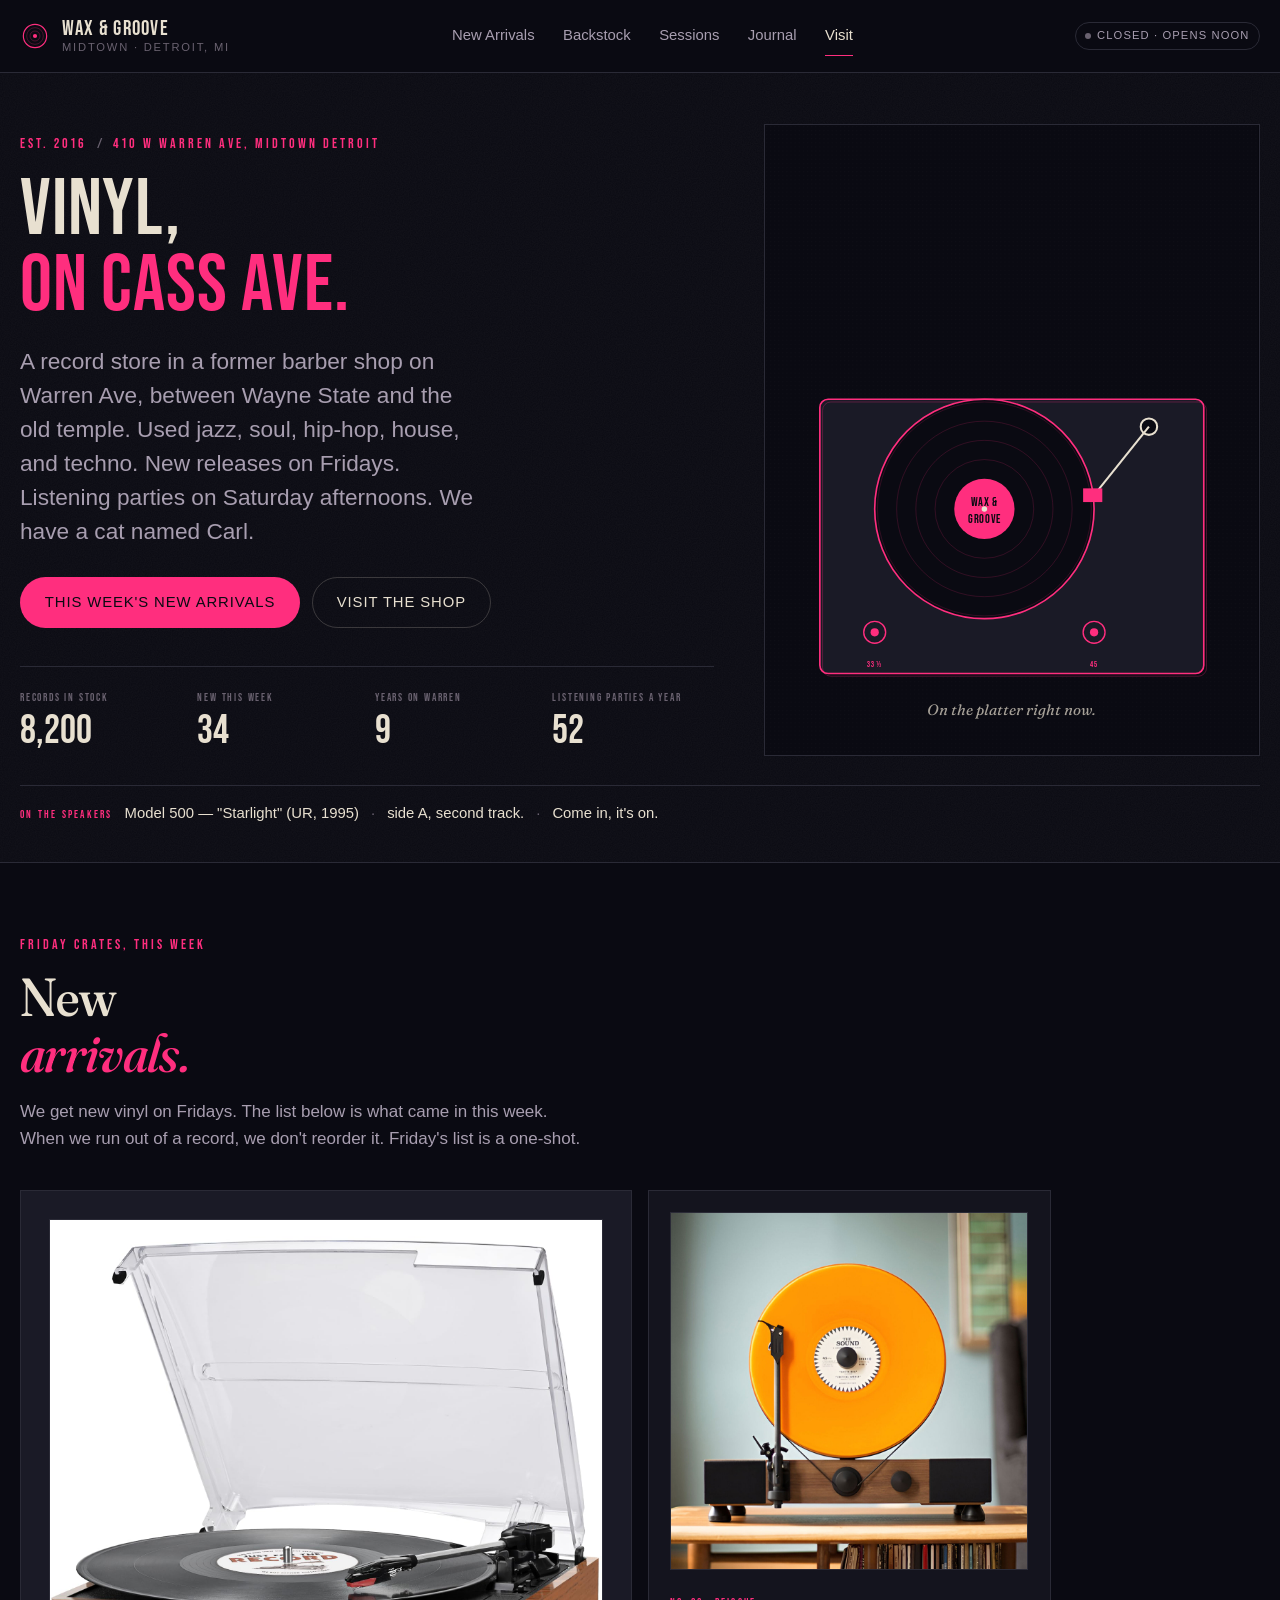
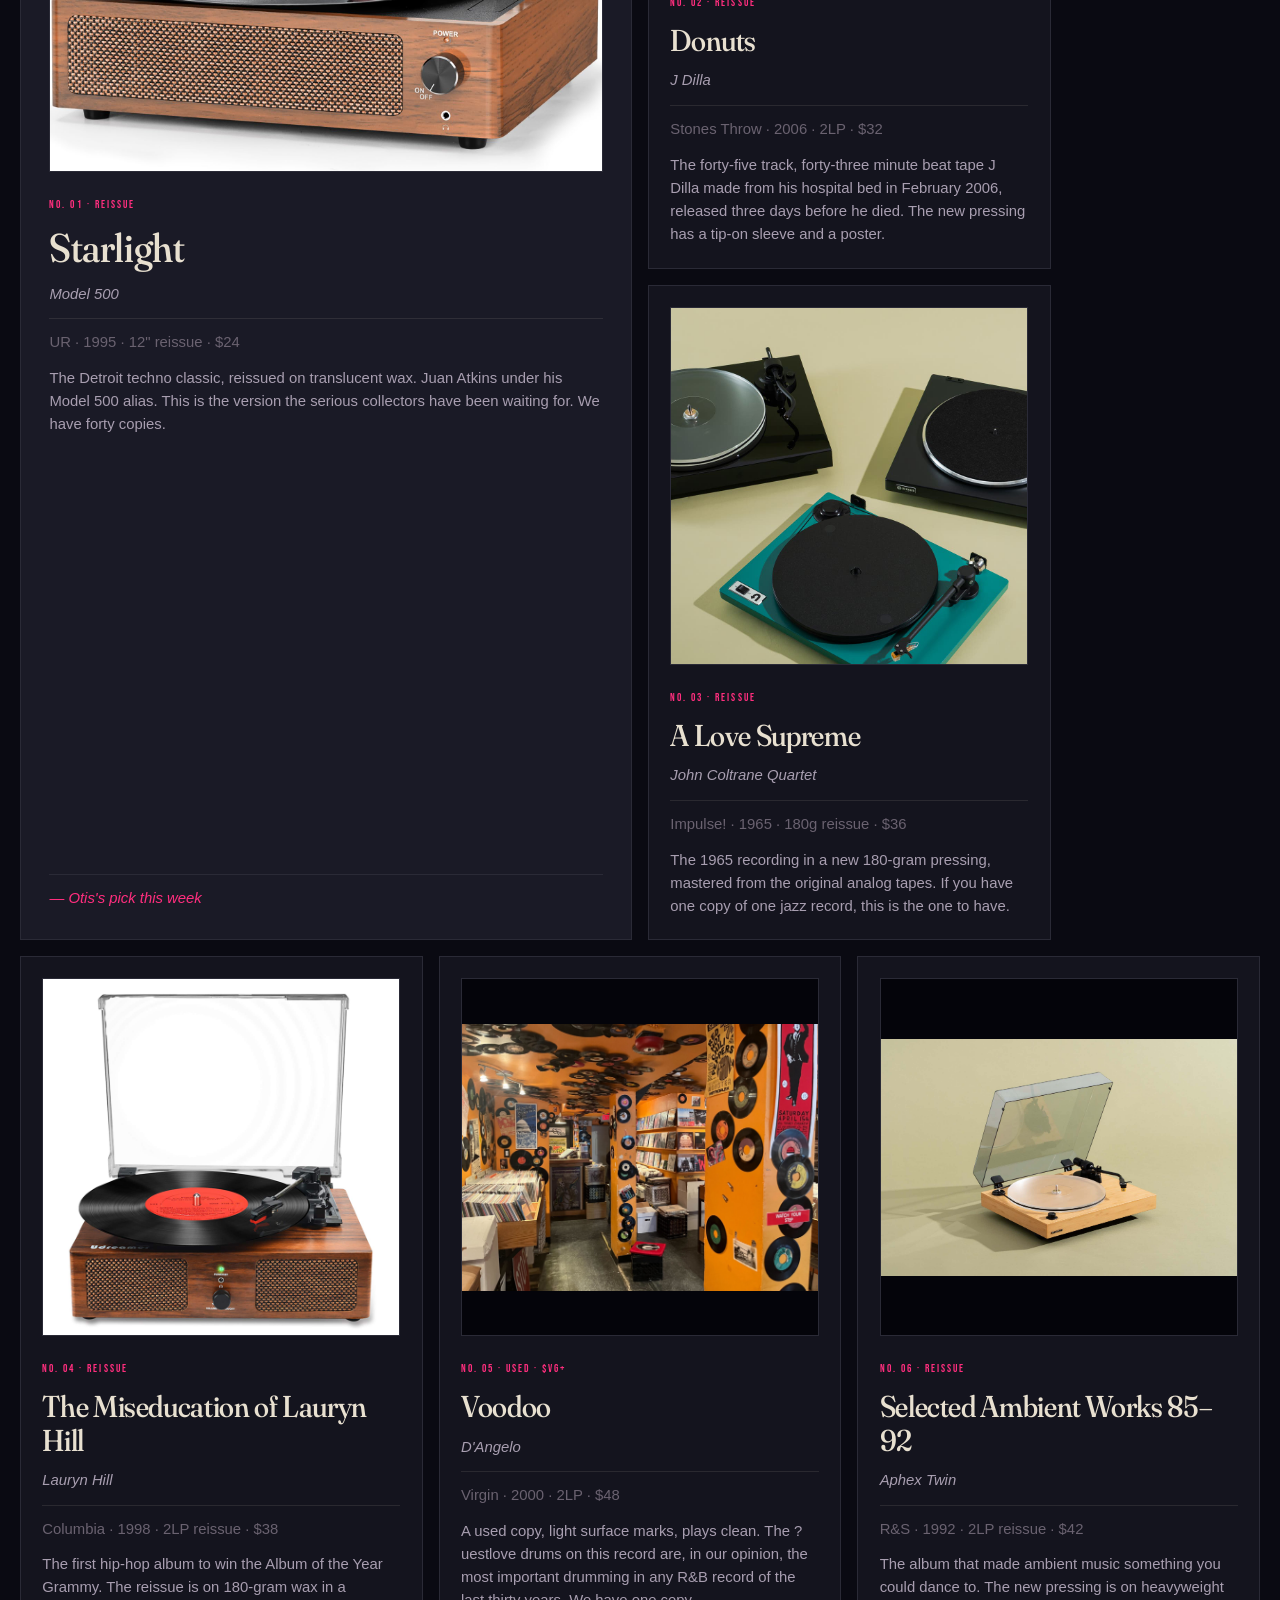
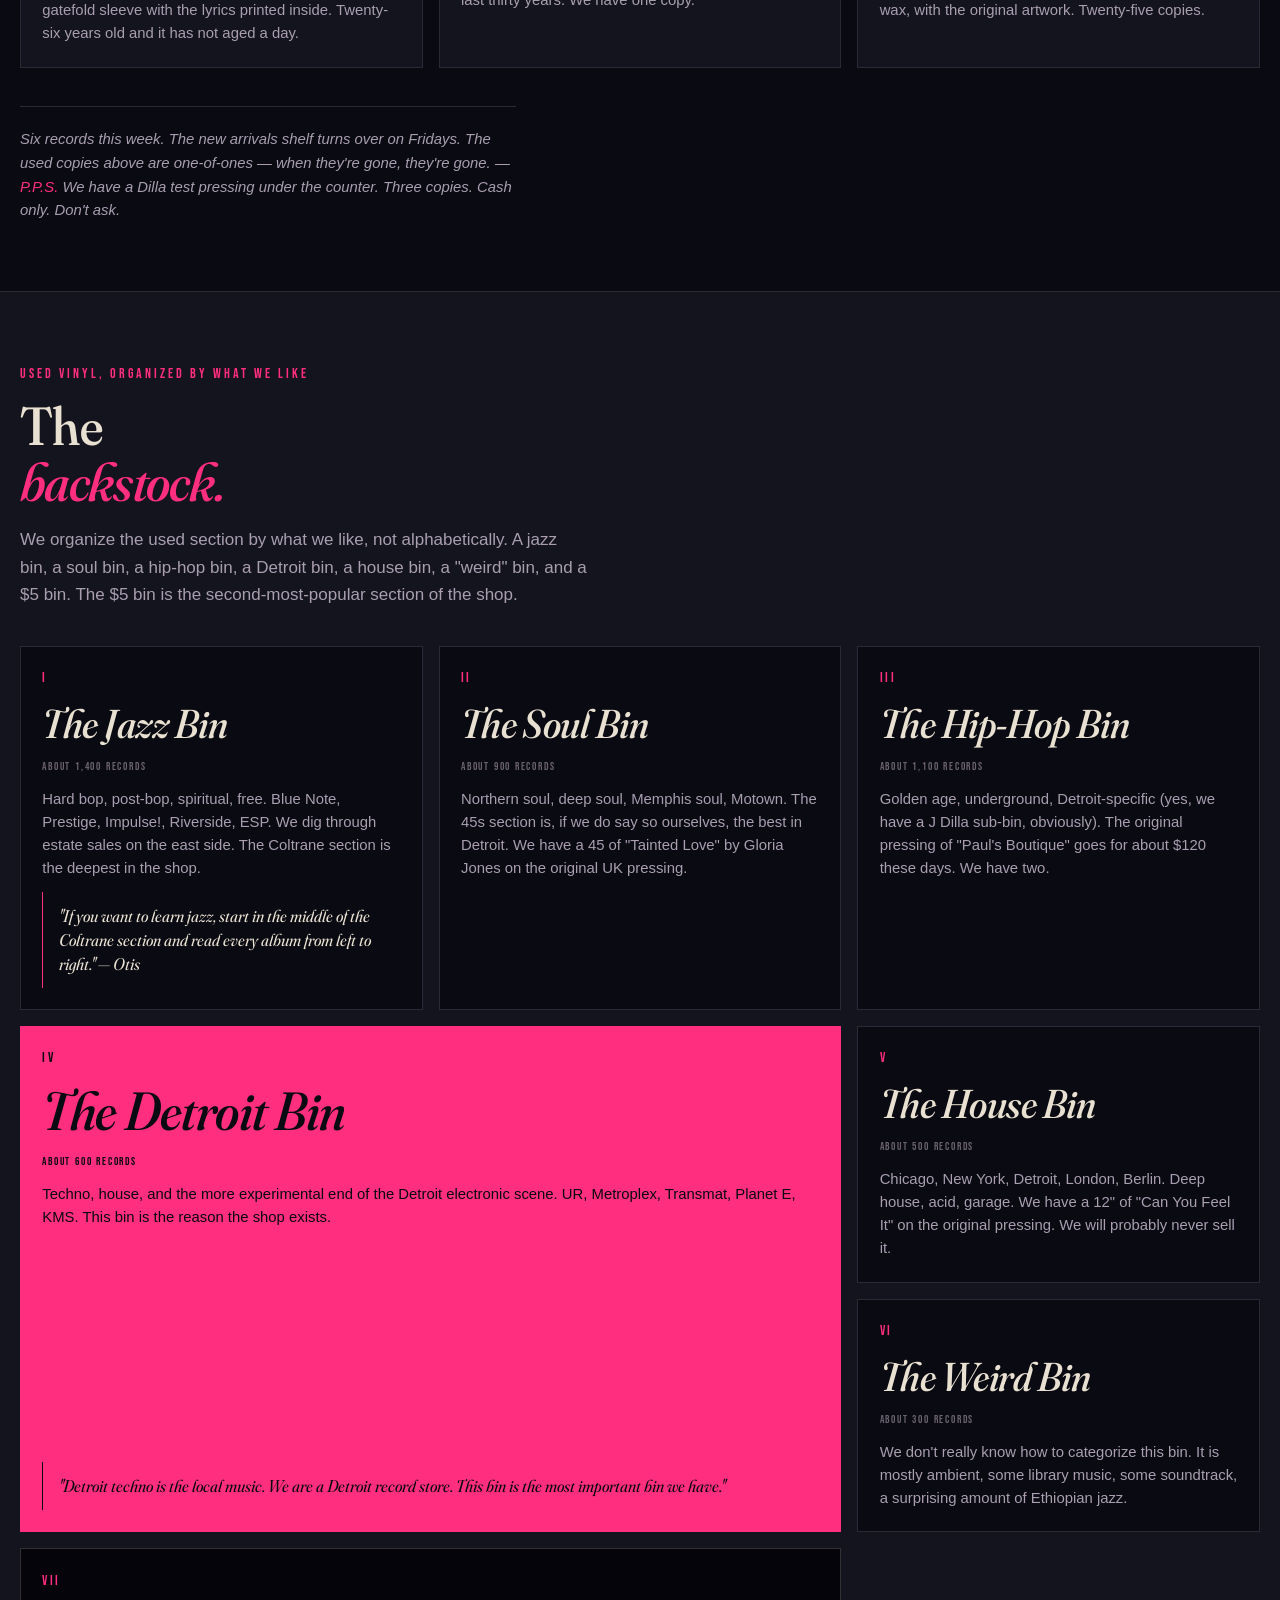
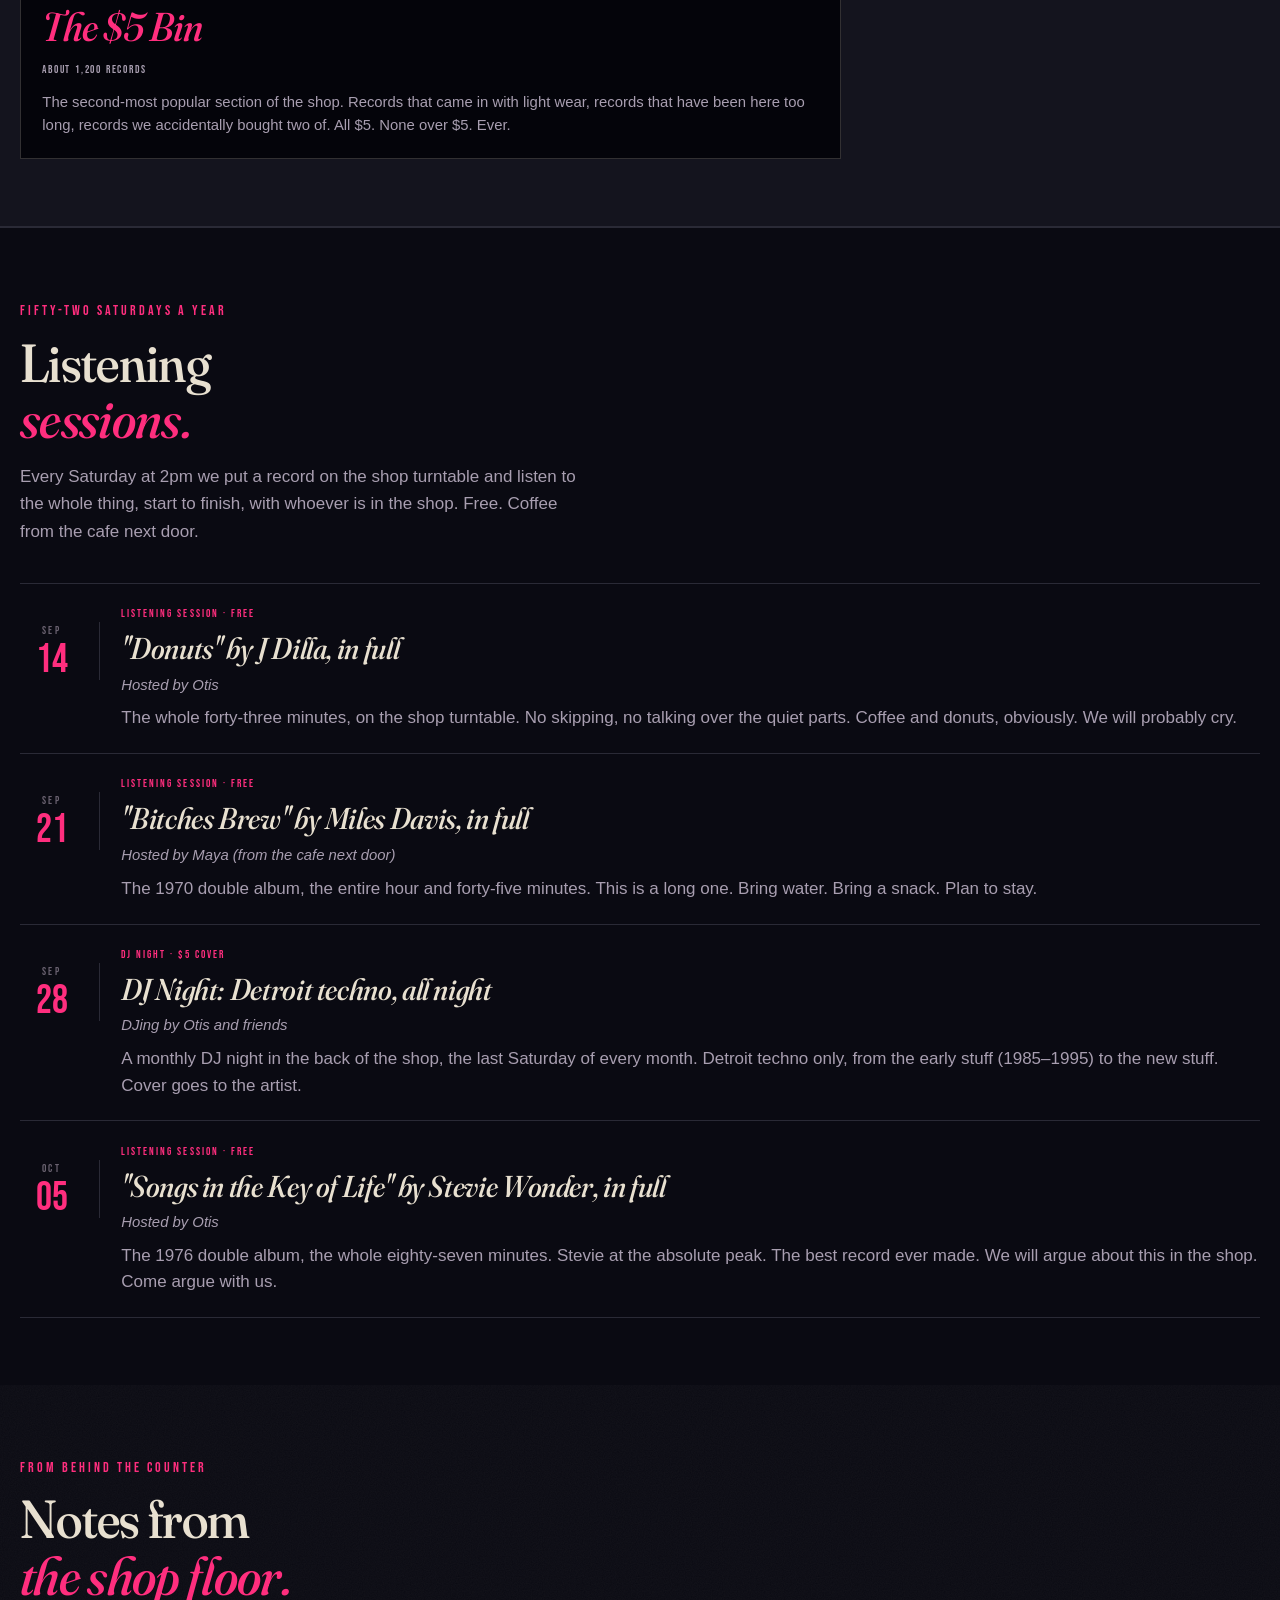
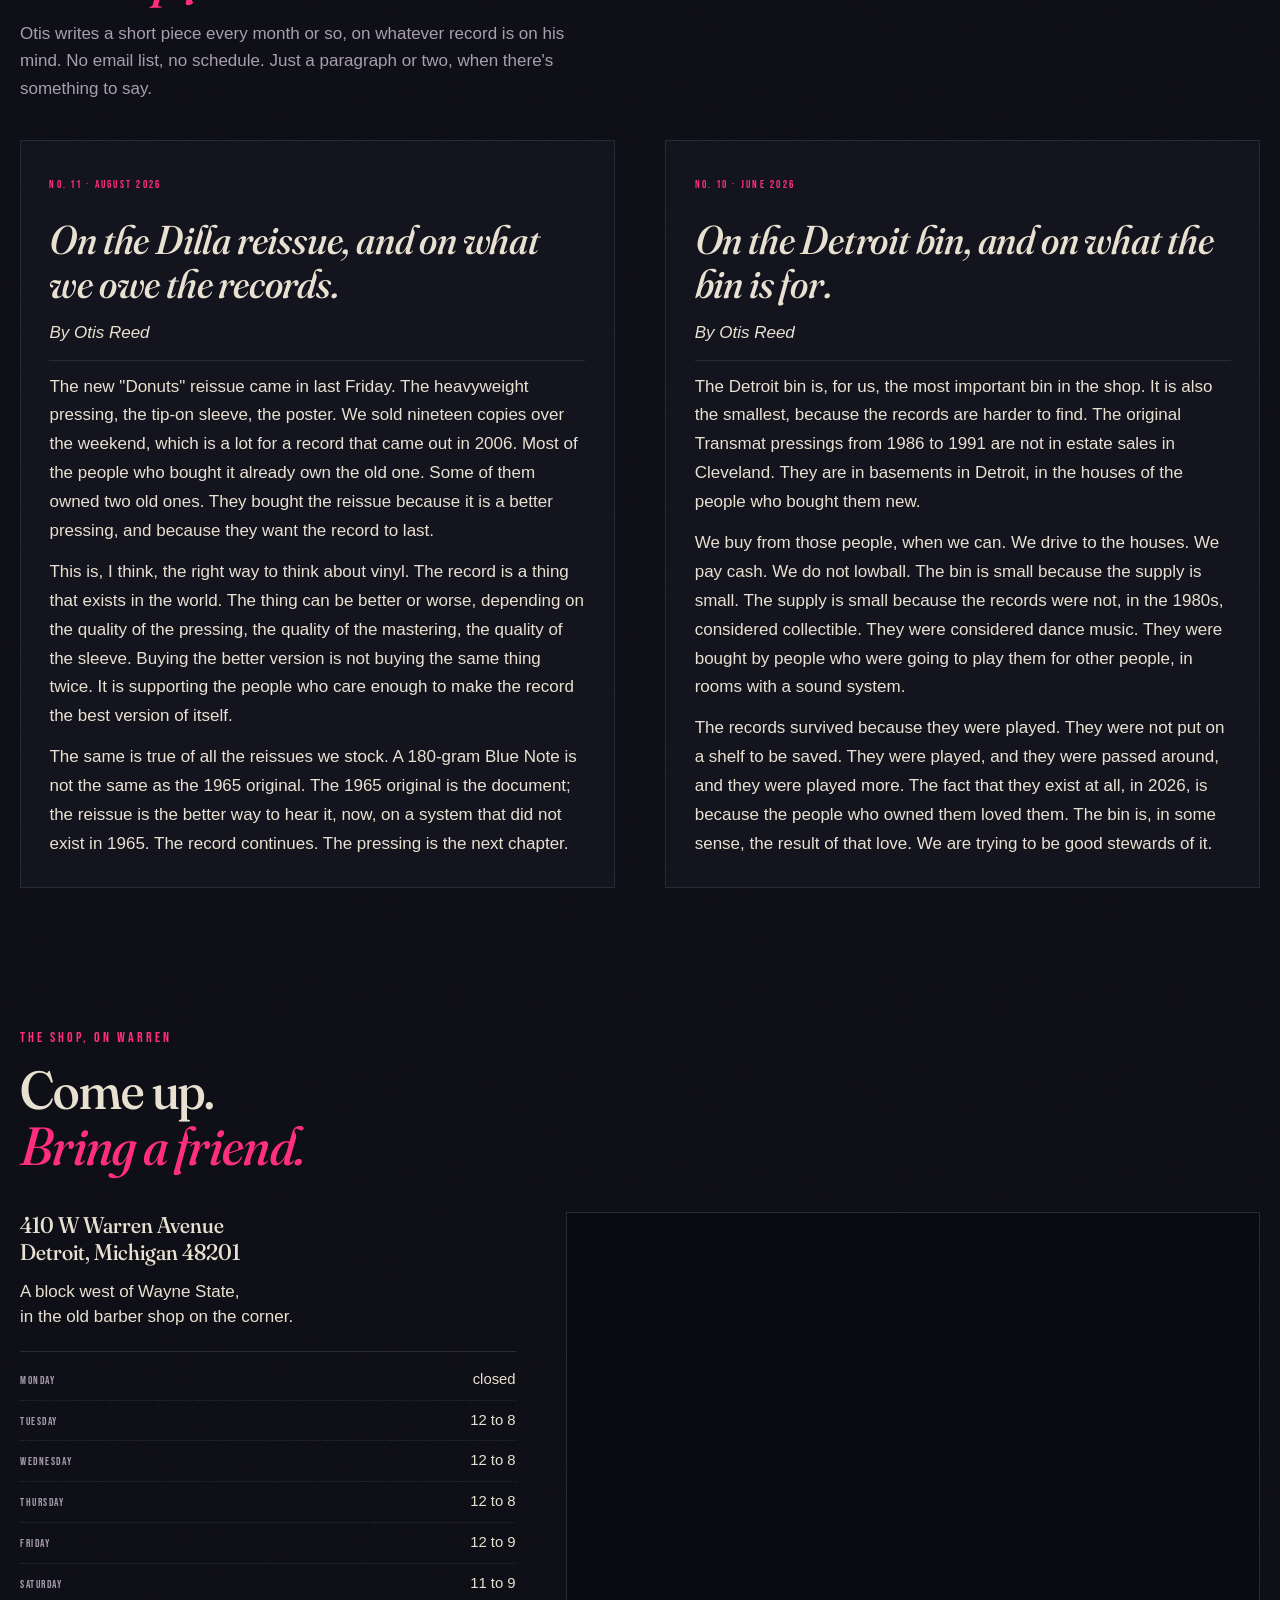
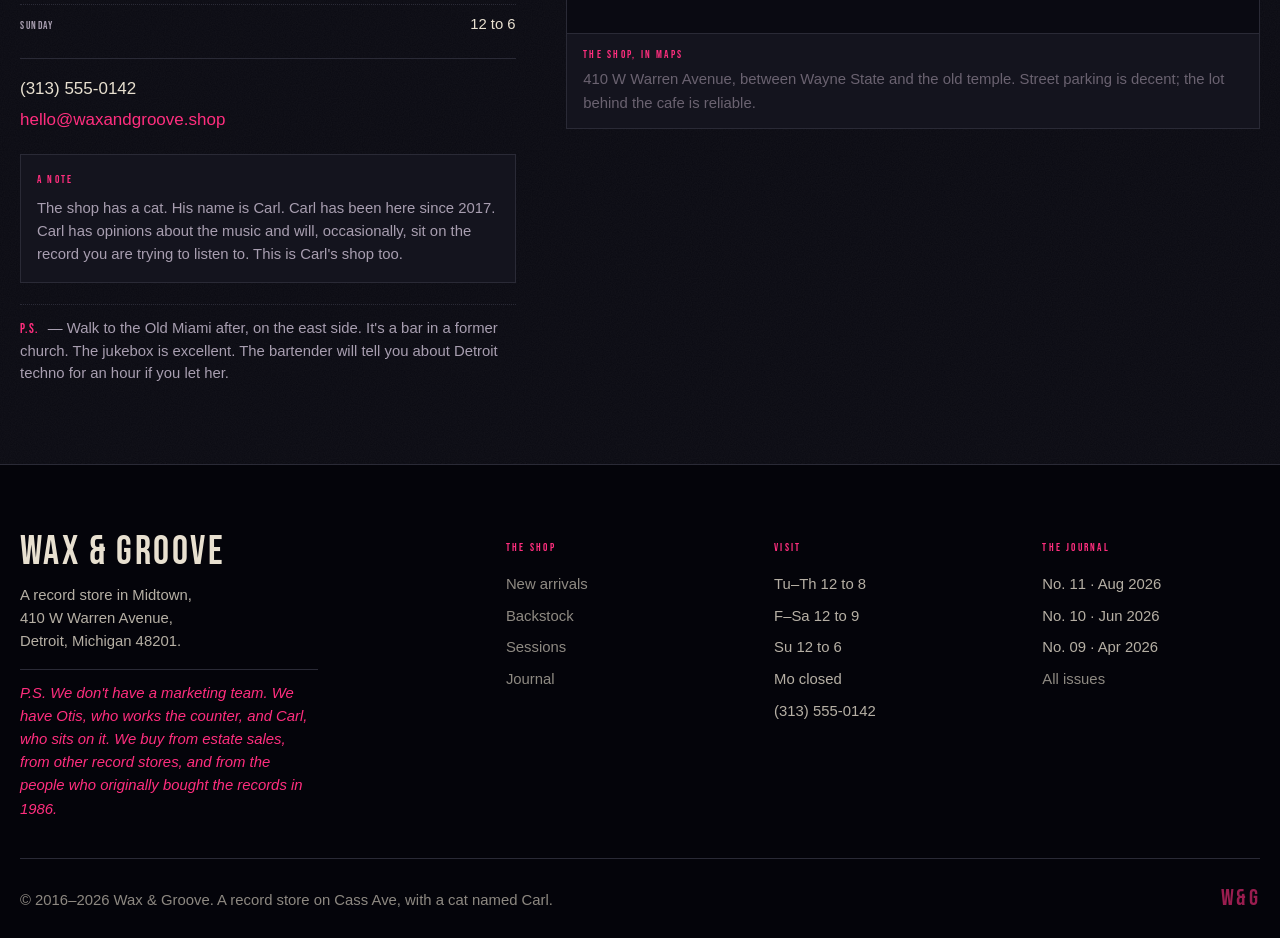
<file: wax-and-groove/index.html>
<!DOCTYPE html>
<html lang="en">
<head>
  <meta charset="UTF-8" />
  <meta name="viewport" content="width=device-width, initial-scale=1.0" />
  <meta name="description" content="Wax & Groove — a record store in Midtown Detroit. New and used vinyl, jazz, soul, hip-hop, Detroit techno, and house. Listening parties on Saturdays. 410 W Warren Ave, Detroit, Michigan." />
  <meta name="theme-color" content="#0a0a12" />
  <title>Wax &amp; Groove — A record store · Detroit, Michigan</title>

  <link rel="preconnect" href="https://fonts.googleapis.com" crossorigin />
  <link rel="preconnect" href="https://fonts.gstatic.com" crossorigin />
  <link rel="stylesheet" href="https://fonts.googleapis.com/css2?family=Fraunces:opsz,wght,SOFT@9..144,300..700,30..100&family=Bebas+Neue&display=swap" />
  <link rel="stylesheet" href="styles.css" />

  <link rel="icon" type="image/svg+xml" href="data:image/svg+xml;utf8,<svg xmlns='http://www.w3.org/2000/svg' viewBox='0 0 64 64'><rect width='64' height='64' rx='6' fill='%231a1815'/><circle cx='32' cy='32' r='22' fill='none' stroke='%23d4652a' stroke-width='1.5'/><circle cx='32' cy='32' r='4' fill='%23d4652a'/></svg>" />

  <meta property="og:title" content="Wax & Groove" />
  <meta property="og:description" content="A record store in Midtown Detroit." />
  <meta property="og:type" content="website" />
</head>
<body>
  <a class="skip-link" href="#main">Skip to content</a>

  <!-- =================== HEADER =================== -->
  <header class="site-header" id="site-header">
    <div class="nav-row">
      <a class="brand" href="#top" aria-label="Wax & Groove, home">
        <span class="brand-mark" aria-hidden="true">
          <!-- A record-on-a-spindle mark -->
          <svg viewBox="0 0 36 36" width="30" height="30" role="img" aria-label="Wax & Groove mark">
            <circle cx="18" cy="18" r="14" fill="none" stroke="currentColor" stroke-width="1.4"/>
            <circle cx="18" cy="18" r="10" fill="none" stroke="currentColor" stroke-width="0.6" opacity=".5"/>
            <circle cx="18" cy="18" r="6" fill="none" stroke="currentColor" stroke-width="0.6" opacity=".5"/>
            <circle cx="18" cy="18" r="2.5" fill="currentColor"/>
          </svg>
        </span>
        <span class="brand-text">
          <span class="brand-name">Wax &amp; Groove</span>
          <span class="brand-tag">Midtown · Detroit, MI</span>
        </span>
      </a>

      <nav class="primary-nav" aria-label="Primary">
        <ul class="nav-list" role="list">
          <li><a href="#new"       class="nav-link" data-section="new">New Arrivals</a></li>
          <li><a href="#backstock" class="nav-link" data-section="backstock">Backstock</a></li>
          <li><a href="#sessions"  class="nav-link" data-section="sessions">Sessions</a></li>
          <li><a href="#journal"   class="nav-link" data-section="journal">Journal</a></li>
          <li><a href="#visit"     class="nav-link" data-section="visit">Visit</a></li>
        </ul>
      </nav>

      <div class="nav-meta">
        <span class="hours-pill" aria-label="Open today">
          <span class="dot" aria-hidden="true"></span>
          <span class="hours-text">Open · Tu–Su 12–8</span>
        </span>
      </div>
    </div>
  </header>

  <main id="main">

    <!-- =================== HERO =================== -->
    <section class="hero" id="top" aria-label="Wax & Groove">
      <div class="hero-grid">
        <div class="hero-text">
          <p class="eyebrow hero-eyebrow">
            <span>Est. 2016</span>
            <span class="eyebrow-sep" aria-hidden="true">/</span>
            <span>410 W Warren Ave, Midtown Detroit</span>
          </p>
          <h1 class="hero-title">
            Vinyl,<br />
            <em>on Cass Ave.</em>
          </h1>
          <p class="hero-lede">
            A record store in a former barber shop on
            Warren Ave, between Wayne State and the
            old temple. Used jazz, soul, hip-hop, house,
            and techno. New releases on Fridays.
            Listening parties on Saturday afternoons.
            We have a cat named Carl.
          </p>
          <div class="hero-actions">
            <a class="btn btn-primary" href="#new">This week's new arrivals</a>
            <a class="btn btn-ghost" href="#visit">Visit the shop</a>
          </div>
          <dl class="hero-meta" aria-label="At a glance">
            <div><dt>Records in stock</dt><dd>8,200</dd></div>
            <div><dt>New this week</dt><dd>34</dd></div>
            <div><dt>Years on Warren</dt><dd>9</dd></div>
            <div><dt>Listening parties a year</dt><dd>52</dd></div>
          </dl>
        </div>

        <aside class="hero-art" aria-label="A hand-drawn turntable with a record on the platter">
          <svg viewBox="0 0 360 460" role="img" aria-labelledby="hero-art-title">
            <title id="hero-art-title">A turntable with a record on the platter.</title>
            <defs>
              <pattern id="w-grain" width="3" height="3" patternUnits="userSpaceOnUse">
                <circle cx="1" cy="1" r="0.4" fill="#e8e0d0" opacity=".05"/>
              </pattern>
            </defs>
            <rect width="360" height="460" fill="#0a0a12"/>
            <rect width="360" height="460" fill="url(#w-grain)" opacity=".5"/>

            <!-- The turntable base -->
            <rect x="40" y="200" width="280" height="200" rx="6"
                  fill="#1a1a26" stroke="#ff2e7e" stroke-width="1.2"/>
            <rect x="40" y="200" width="280" height="200" rx="6"
                  fill="none" stroke="#ff2e7e" stroke-width="0.5" opacity=".4" transform="translate(2 2)"/>

            <!-- The platter -->
            <circle cx="160" cy="280" r="80" fill="#0a0a12"
                    stroke="#ff2e7e" stroke-width="1.2"/>
            <circle cx="160" cy="280" r="78" fill="none"
                    stroke="#ff2e7e" stroke-width="0.3" opacity=".4"/>
            <circle cx="160" cy="280" r="64" fill="none"
                    stroke="#ff2e7e" stroke-width="0.3" opacity=".4"/>
            <circle cx="160" cy="280" r="50" fill="none"
                    stroke="#ff2e7e" stroke-width="0.3" opacity=".4"/>
            <circle cx="160" cy="280" r="36" fill="none"
                    stroke="#ff2e7e" stroke-width="0.3" opacity=".4"/>

            <!-- The label -->
            <circle cx="160" cy="280" r="22" fill="#ff2e7e"/>
            <text x="160" y="278" text-anchor="middle"
                  font-family="Bebas Neue, Fraunces, sans-serif" font-size="9"
                  fill="#0a0a12" letter-spacing="0.5">WAX &amp;</text>
            <text x="160" y="290" text-anchor="middle"
                  font-family="Bebas Neue, Fraunces, sans-serif" font-size="9"
                  fill="#0a0a12" letter-spacing="0.5">GROOVE</text>

            <!-- The spindle -->
            <circle cx="160" cy="280" r="2" fill="#e8e0d0"/>

            <!-- The tonearm -->
            <g stroke="#e8e0d0" stroke-width="1.5" fill="none">
              <circle cx="280" cy="220" r="6" fill="#0a0a12"/>
              <line x1="280" y1="220" x2="240" y2="270"/>
              <rect x="232" y="265" width="14" height="10" fill="#ff2e7e" stroke="none"/>
            </g>

            <!-- Speed/pitch controls -->
            <circle cx="80" cy="370" r="8" fill="none" stroke="#ff2e7e" stroke-width="1"/>
            <circle cx="80" cy="370" r="3" fill="#ff2e7e"/>
            <text x="80" y="395" text-anchor="middle"
                  font-family="Bebas Neue, sans-serif" font-size="6"
                  fill="#ff2e7e" letter-spacing="1">33⅓</text>
            <circle cx="240" cy="370" r="8" fill="none" stroke="#ff2e7e" stroke-width="1"/>
            <circle cx="240" cy="370" r="3" fill="#ff2e7e"/>
            <text x="240" y="395" text-anchor="middle"
                  font-family="Bebas Neue, sans-serif" font-size="6"
                  fill="#ff2e7e" letter-spacing="1">45</text>

            <!-- caption -->
            <text x="180" y="430" text-anchor="middle"
                  font-family="Fraunces, Georgia, serif" font-style="italic"
                  font-size="11" fill="#e8e0d0" opacity=".7">
              On the platter right now.
            </text>
          </svg>
        </aside>
      </div>

      <!-- "Now playing" rail under the hero -->
      <div class="hero-rail">
        <span class="rail-label"><span class="eyebrow eyebrow--small">On the speakers</span></span>
        <span class="rail-item">Model 500 — "Starlight" (UR, 1995)</span>
        <span class="rail-dot" aria-hidden="true">·</span>
        <span class="rail-item">side A, second track.</span>
        <span class="rail-dot" aria-hidden="true">·</span>
        <span class="rail-item">Come in, it's on.</span>
      </div>
    </section>

    <!-- =================== NEW ARRIVALS =================== -->
    <section class="new" id="new" aria-labelledby="new-title">
      <div class="container">
        <header class="section-head section-head--left">
          <p class="eyebrow">Friday crates, this week</p>
          <h2 class="section-title" id="new-title">
            New<br /><em>arrivals.</em>
          </h2>
          <p class="section-sub">
            We get new vinyl on Fridays. The list below is
            what came in this week. When we run out of a
            record, we don't reorder it. Friday's list is
            a one-shot.
          </p>
        </header>

        <ul class="new-grid" role="list">
          <li class="record record--feature">
            <div class="record-art" aria-hidden="true">
              <img src="img/store.jpg" alt="Model 500, Starlight" loading="lazy" decoding="async" />
            </div>
            <p class="record-cat">No. 01 · Reissue</p>
            <h3 class="record-title">Starlight</h3>
            <p class="record-artist">Model 500</p>
            <p class="record-label prose-numerals">UR · 1995 · 12" reissue · $24</p>
            <p class="record-blurb">
              The Detroit techno classic, reissued on
              translucent wax. Juan Atkins under his
              Model 500 alias. This is the version the
              serious collectors have been waiting for.
              We have forty copies.
            </p>
            <p class="record-tag">— Otis's pick this week</p>
          </li>

          <li class="record">
            <div class="record-art" aria-hidden="true">
              <img src="img/turntable.jpg" alt="Donuts, J Dilla" loading="lazy" decoding="async" />
            </div>
            <p class="record-cat">No. 02 · Reissue</p>
            <h3 class="record-title">Donuts</h3>
            <p class="record-artist">J Dilla</p>
            <p class="record-label prose-numerals">Stones Throw · 2006 · 2LP · $32</p>
            <p class="record-blurb">
              The forty-five track, forty-three minute
              beat tape J Dilla made from his hospital
              bed in February 2006, released three
              days before he died. The new pressing
              has a tip-on sleeve and a poster.
            </p>
          </li>

          <li class="record">
            <div class="record-art" aria-hidden="true">
              <img src="img/bin.jpg" alt="A Love Supreme, Coltrane" loading="lazy" decoding="async" />
            </div>
            <p class="record-cat">No. 03 · Reissue</p>
            <h3 class="record-title">A Love Supreme</h3>
            <p class="record-artist">John Coltrane Quartet</p>
            <p class="record-label prose-numerals">Impulse! · 1965 · 180g reissue · $36</p>
            <p class="record-blurb">
              The 1965 recording in a new 180-gram
              pressing, mastered from the original
              analog tapes. If you have one copy of
              one jazz record, this is the one to
              have.
            </p>
          </li>

          <li class="record">
            <div class="record-art" aria-hidden="true">
              <img src="img/cover.jpg" alt="The Miseducation, Lauryn Hill" loading="lazy" decoding="async" />
            </div>
            <p class="record-cat">No. 04 · Reissue</p>
            <h3 class="record-title">The Miseducation of Lauryn Hill</h3>
            <p class="record-artist">Lauryn Hill</p>
            <p class="record-label prose-numerals">Columbia · 1998 · 2LP reissue · $38</p>
            <p class="record-blurb">
              The first hip-hop album to win the Album
              of the Year Grammy. The reissue is on
              180-gram wax in a gatefold sleeve with
              the lyrics printed inside. Twenty-six
              years old and it has not aged a day.
            </p>
          </li>

          <li class="record">
            <div class="record-art" aria-hidden="true">
              <img src="img/crate.jpg" alt="Voodoo, D'Angelo" loading="lazy" decoding="async" />
            </div>
            <p class="record-cat">No. 05 · Used · $VG+</p>
            <h3 class="record-title">Voodoo</h3>
            <p class="record-artist">D'Angelo</p>
            <p class="record-label prose-numerals">Virgin · 2000 · 2LP · $48</p>
            <p class="record-blurb">
              A used copy, light surface marks, plays
              clean. The ?uestlove drums on this record
              are, in our opinion, the most important
              drumming in any R&amp;B record of the
              last thirty years. We have one copy.
            </p>
          </li>

          <li class="record">
            <div class="record-art" aria-hidden="true">
              <img src="img/stacks.jpg" alt="Selected Ambient Works, Aphex Twin" loading="lazy" decoding="async" />
            </div>
            <p class="record-cat">No. 06 · Reissue</p>
            <h3 class="record-title">Selected Ambient Works 85–92</h3>
            <p class="record-artist">Aphex Twin</p>
            <p class="record-label prose-numerals">R&amp;S · 1992 · 2LP reissue · $42</p>
            <p class="record-blurb">
              The album that made ambient music
              something you could dance to. The new
              pressing is on heavyweight wax, with the
              original artwork. Twenty-five copies.
            </p>
          </li>
        </ul>

        <p class="new-footnote">
          Six records this week. The new arrivals shelf
          turns over on Fridays. The used copies above
          are one-of-ones &mdash; when they're gone,
          they're gone. &mdash; <em>P.P.S.</em> We
          have a Dilla test pressing under the counter.
          Three copies. Cash only. Don't ask.
        </p>
      </div>
    </section>

    <!-- =================== BACKSTOCK =================== -->
    <section class="backstock" id="backstock" aria-labelledby="backstock-title">
      <div class="container">
        <header class="section-head section-head--left">
          <p class="eyebrow">Used vinyl, organized by what we like</p>
          <h2 class="section-title" id="backstock-title">
            The<br /><em>backstock.</em>
          </h2>
          <p class="section-sub">
            We organize the used section by what we
            like, not alphabetically. A jazz bin, a
            soul bin, a hip-hop bin, a Detroit bin,
            a house bin, a "weird" bin, and a $5 bin.
            The $5 bin is the second-most-popular
            section of the shop.
          </p>
        </header>

        <div class="backstock-grid">
          <article class="bin">
            <p class="bin-no">I</p>
            <h3 class="bin-name">The Jazz Bin</h3>
            <p class="bin-count">About 1,400 records</p>
            <p class="bin-desc">
              Hard bop, post-bop, spiritual, free. Blue
              Note, Prestige, Impulse!, Riverside, ESP.
              We dig through estate sales on the east
              side. The Coltrane section is the deepest
              in the shop.
            </p>
            <p class="bin-quote">
              "If you want to learn jazz, start in the
              middle of the Coltrane section and read
              every album from left to right." &mdash;
              Otis
            </p>
          </article>

          <article class="bin">
            <p class="bin-no">II</p>
            <h3 class="bin-name">The Soul Bin</h3>
            <p class="bin-count">About 900 records</p>
            <p class="bin-desc">
              Northern soul, deep soul, Memphis soul,
              Motown. The 45s section is, if we do say
              so ourselves, the best in Detroit. We have
              a 45 of "Tainted Love" by Gloria Jones on
              the original UK pressing.
            </p>
          </article>

          <article class="bin">
            <p class="bin-no">III</p>
            <h3 class="bin-name">The Hip-Hop Bin</h3>
            <p class="bin-count">About 1,100 records</p>
            <p class="bin-desc">
              Golden age, underground, Detroit-specific
              (yes, we have a J Dilla sub-bin, obviously).
              The original pressing of "Paul's Boutique"
              goes for about $120 these days. We have two.
            </p>
          </article>

          <article class="bin bin--highlight">
            <p class="bin-no">IV</p>
            <h3 class="bin-name">The Detroit Bin</h3>
            <p class="bin-count">About 600 records</p>
            <p class="bin-desc">
              Techno, house, and the more experimental
              end of the Detroit electronic scene. UR,
              Metroplex, Transmat, Planet E, KMS. This
              bin is the reason the shop exists.
            </p>
            <p class="bin-quote">
              "Detroit techno is the local music. We
              are a Detroit record store. This bin is
              the most important bin we have."
            </p>
          </article>

          <article class="bin">
            <p class="bin-no">V</p>
            <h3 class="bin-name">The House Bin</h3>
            <p class="bin-count">About 500 records</p>
            <p class="bin-desc">
              Chicago, New York, Detroit, London, Berlin.
              Deep house, acid, garage. We have a 12"
              of "Can You Feel It" on the original
              pressing. We will probably never sell it.
            </p>
          </article>

          <article class="bin">
            <p class="bin-no">VI</p>
            <h3 class="bin-name">The Weird Bin</h3>
            <p class="bin-count">About 300 records</p>
            <p class="bin-desc">
              We don't really know how to categorize
              this bin. It is mostly ambient, some
              library music, some soundtrack, a
              surprising amount of Ethiopian jazz.
            </p>
          </article>

          <article class="bin bin--five">
            <p class="bin-no">VII</p>
            <h3 class="bin-name">The $5 Bin</h3>
            <p class="bin-count">About 1,200 records</p>
            <p class="bin-desc">
              The second-most popular section of the
              shop. Records that came in with light
              wear, records that have been here too
              long, records we accidentally bought
              two of. All $5. None over $5. Ever.
            </p>
          </article>
        </div>
      </div>
    </section>

    <!-- =================== SESSIONS (events) =================== -->
    <section class="sessions" id="sessions" aria-labelledby="sessions-title">
      <div class="container">
        <header class="section-head section-head--left">
          <p class="eyebrow">Fifty-two Saturdays a year</p>
          <h2 class="section-title" id="sessions-title">
            Listening<br /><em>sessions.</em>
          </h2>
          <p class="section-sub">
            Every Saturday at 2pm we put a record on the
            shop turntable and listen to the whole thing,
            start to finish, with whoever is in the shop.
            Free. Coffee from the cafe next door.
          </p>
        </header>

        <ul class="sessions-list" role="list">
          <li class="session">
            <p class="session-date">
              <span class="session-month">Sep</span>
              <span class="session-day">14</span>
            </p>
            <div class="session-body">
              <p class="session-cat">Listening session · Free</p>
              <h3 class="session-title">"Donuts" by J Dilla, in full</h3>
              <p class="session-host">Hosted by Otis</p>
              <p class="session-desc">
                The whole forty-three minutes, on the
                shop turntable. No skipping, no talking
                over the quiet parts. Coffee and donuts,
                obviously. We will probably cry.
              </p>
            </div>
          </li>

          <li class="session">
            <p class="session-date">
              <span class="session-month">Sep</span>
              <span class="session-day">21</span>
            </p>
            <div class="session-body">
              <p class="session-cat">Listening session · Free</p>
              <h3 class="session-title">"Bitches Brew" by Miles Davis, in full</h3>
              <p class="session-host">Hosted by Maya (from the cafe next door)</p>
              <p class="session-desc">
                The 1970 double album, the entire hour
                and forty-five minutes. This is a long
                one. Bring water. Bring a snack. Plan
                to stay.
              </p>
            </div>
          </li>

          <li class="session">
            <p class="session-date">
              <span class="session-month">Sep</span>
              <span class="session-day">28</span>
            </p>
            <div class="session-body">
              <p class="session-cat">DJ night · $5 cover</p>
              <h3 class="session-title">DJ Night: Detroit techno, all night</h3>
              <p class="session-host">DJing by Otis and friends</p>
              <p class="session-desc">
                A monthly DJ night in the back of the
                shop, the last Saturday of every month.
                Detroit techno only, from the early
                stuff (1985–1995) to the new stuff.
                Cover goes to the artist.
              </p>
            </div>
          </li>

          <li class="session">
            <p class="session-date">
              <span class="session-month">Oct</span>
              <span class="session-day">05</span>
            </p>
            <div class="session-body">
              <p class="session-cat">Listening session · Free</p>
              <h3 class="session-title">"Songs in the Key of Life" by Stevie Wonder, in full</h3>
              <p class="session-host">Hosted by Otis</p>
              <p class="session-desc">
                The 1976 double album, the whole
                eighty-seven minutes. Stevie at the
                absolute peak. The best record ever
                made. We will argue about this in
                the shop. Come argue with us.
              </p>
            </div>
          </li>
        </ul>
      </div>
    </section>

    <!-- =================== JOURNAL =================== -->
    <section class="journal" id="journal" aria-labelledby="journal-title">
      <div class="container">
        <header class="section-head section-head--left">
          <p class="eyebrow">From behind the counter</p>
          <h2 class="section-title" id="journal-title">
            Notes from<br /><em>the shop floor.</em>
          </h2>
          <p class="section-sub">
            Otis writes a short piece every month or
            so, on whatever record is on his mind.
            No email list, no schedule. Just a paragraph
            or two, when there's something to say.
          </p>
        </header>

        <div class="journal-grid">
          <article class="journal-piece hang-punct">
            <p class="journal-meta prose-numerals">
              <span class="eyebrow eyebrow--small">No. 11 · August 2026</span>
            </p>
            <h3 class="journal-title-piece">
              On the Dilla reissue, and on what we owe the records.
            </h3>
            <p class="journal-byline prose-numerals">By Otis Reed</p>

            <p>
              The new "Donuts" reissue came in last
              Friday. The heavyweight pressing, the
              tip-on sleeve, the poster. We sold
              nineteen copies over the weekend, which
              is a lot for a record that came out in
              2006. Most of the people who bought it
              already own the old one. Some of them
              owned two old ones. They bought the
              reissue because it is a better pressing,
              and because they want the record to
              last.
            </p>
            <p>
              This is, I think, the right way to think
              about vinyl. The record is a thing that
              exists in the world. The thing can be
              better or worse, depending on the
              quality of the pressing, the quality of
              the mastering, the quality of the
              sleeve. Buying the better version is
              not buying the same thing twice. It is
              supporting the people who care enough
              to make the record the best version of
              itself.
            </p>
            <p>
              The same is true of all the reissues
              we stock. A 180-gram Blue Note is not
              the same as the 1965 original. The
              1965 original is the document; the
              reissue is the better way to hear it,
              now, on a system that did not exist
              in 1965. The record continues. The
              pressing is the next chapter.
            </p>
          </article>

          <article class="journal-piece hang-punct">
            <p class="journal-meta prose-numerals">
              <span class="eyebrow eyebrow--small">No. 10 · June 2026</span>
            </p>
            <h3 class="journal-title-piece">
              On the Detroit bin, and on what the bin is for.
            </h3>
            <p class="journal-byline prose-numerals">By Otis Reed</p>

            <p>
              The Detroit bin is, for us, the most
              important bin in the shop. It is also
              the smallest, because the records are
              harder to find. The original Transmat
              pressings from 1986 to 1991 are not in
              estate sales in Cleveland. They are in
              basements in Detroit, in the houses of
              the people who bought them new.
            </p>
            <p>
              We buy from those people, when we can.
              We drive to the houses. We pay cash.
              We do not lowball. The bin is small
              because the supply is small. The
              supply is small because the records
              were not, in the 1980s, considered
              collectible. They were considered
              dance music. They were bought by
              people who were going to play them
              for other people, in rooms with a
              sound system.
            </p>
            <p>
              The records survived because they
              were played. They were not put on
              a shelf to be saved. They were
              played, and they were passed around,
              and they were played more. The fact
              that they exist at all, in 2026, is
              because the people who owned them
              loved them. The bin is, in some
              sense, the result of that love. We
              are trying to be good stewards of it.
            </p>
          </article>
        </div>
      </div>
    </section>

    <!-- =================== VISIT =================== -->
    <section class="visit" id="visit" aria-labelledby="visit-title">
      <div class="container">
        <header class="section-head section-head--left">
          <p class="eyebrow">The shop, on Warren</p>
          <h2 class="section-title" id="visit-title">
            Come up.<br /><em>Bring a friend.</em>
          </h2>
        </header>

        <div class="visit-grid">
          <div class="visit-info">
            <address class="visit-address">
              <p class="visit-line visit-line--big">
                410 W Warren Avenue<br />
                Detroit, Michigan 48201
              </p>
              <p class="visit-line">
                A block west of Wayne State,<br />
                in the old barber shop on the corner.
              </p>
            </address>

            <dl class="visit-hours prose-numerals">
              <div><dt>Monday</dt><dd>closed</dd></div>
              <div><dt>Tuesday</dt><dd>12 to 8</dd></div>
              <div><dt>Wednesday</dt><dd>12 to 8</dd></div>
              <div><dt>Thursday</dt><dd>12 to 8</dd></div>
              <div><dt>Friday</dt><dd>12 to 9</dd></div>
              <div><dt>Saturday</dt><dd>11 to 9</dd></div>
              <div><dt>Sunday</dt><dd>12 to 6</dd></div>
            </dl>

            <ul class="visit-contact" role="list">
              <li>(313) 555-0142</li>
              <li><a href="mailto:hello@waxandgroove.shop">hello@waxandgroove.shop</a></li>
            </ul>

            <p class="visit-quirk">
              <span class="eyebrow eyebrow--small">A note</span>
              The shop has a cat. His name is Carl.
              Carl has been here since 2017. Carl
              has opinions about the music and will,
              occasionally, sit on the record you
              are trying to listen to. This is
              Carl's shop too.
            </p>

            <p class="visit-postscript">
              <strong>P.S.</strong> &mdash; Walk to
              the Old Miami after, on the east side.
              It's a bar in a former church. The
              jukebox is excellent. The bartender
              will tell you about Detroit techno for
              an hour if you let her.
            </p>
          </div>

          <figure class="visit-map" aria-label="Wax & Groove on Google Maps, 410 W Warren Avenue, Detroit, Michigan">
            <iframe
              src="https://www.google.com/maps?q=410+W+Warren+Avenue,+Detroit,+MI+48201&t=m&z=15&ie=UTF8&iwloc=&output=embed"
              width="100%" height="420"
              style="border:0;"
              allowfullscreen=""
              loading="lazy"
              referrerpolicy="no-referrer-when-downgrade"
              title="Wax &amp; Groove on Google Maps"></iframe>
            <figcaption class="map-caption">
              <span class="eyebrow eyebrow--small">The shop, in maps</span>
              410 W Warren Avenue, between Wayne State
              and the old temple. Street parking is
              decent; the lot behind the cafe is reliable.
            </figcaption>
          </figure>
        </div>
      </div>
    </section>

  </main>

  <!-- =================== FOOTER =================== -->
  <footer class="site-footer" role="contentinfo">
    <div class="container">
      <div class="footer-grid">
        <div class="footer-col footer-col--brand">
          <p class="footer-wordmark">Wax &amp; Groove</p>
          <p class="footer-tagline">
            A record store in Midtown,<br />
            410 W Warren Avenue,<br />
            Detroit, Michigan 48201.
          </p>
          <p class="footer-quirk">
            <em>P.S.</em> We don't have a marketing team.
            We have Otis, who works the counter, and
            Carl, who sits on it. We buy from estate
            sales, from other record stores, and from
            the people who originally bought the
            records in 1986.
          </p>
        </div>
        <div class="footer-col">
          <p class="eyebrow eyebrow--small">The shop</p>
          <ul role="list">
            <li><a href="#new">New arrivals</a></li>
            <li><a href="#backstock">Backstock</a></li>
            <li><a href="#sessions">Sessions</a></li>
            <li><a href="#journal">Journal</a></li>
          </ul>
        </div>
        <div class="footer-col">
          <p class="eyebrow eyebrow--small">Visit</p>
          <ul role="list">
            <li>Tu–Th 12 to 8</li>
            <li>F–Sa 12 to 9</li>
            <li>Su 12 to 6</li>
            <li>Mo closed</li>
            <li>(313) 555-0142</li>
          </ul>
        </div>
        <div class="footer-col">
          <p class="eyebrow eyebrow--small">The journal</p>
          <ul role="list">
            <li>No. 11 · Aug 2026</li>
            <li>No. 10 · Jun 2026</li>
            <li>No. 09 · Apr 2026</li>
            <li><a href="#journal">All issues</a></li>
          </ul>
        </div>
      </div>
      <div class="footer-base">
        <p>
          &copy; 2016–2026 Wax &amp; Groove. A record
          store on Cass Ave, with a cat named Carl.
        </p>
        <p class="footer-mark">
          <span class="footer-mark-glyph" aria-hidden="true">W&amp;G</span>
        </p>
      </div>
    </div>
  </footer>

  <script src="script.js" defer></script>
</body>
</html>
</file>
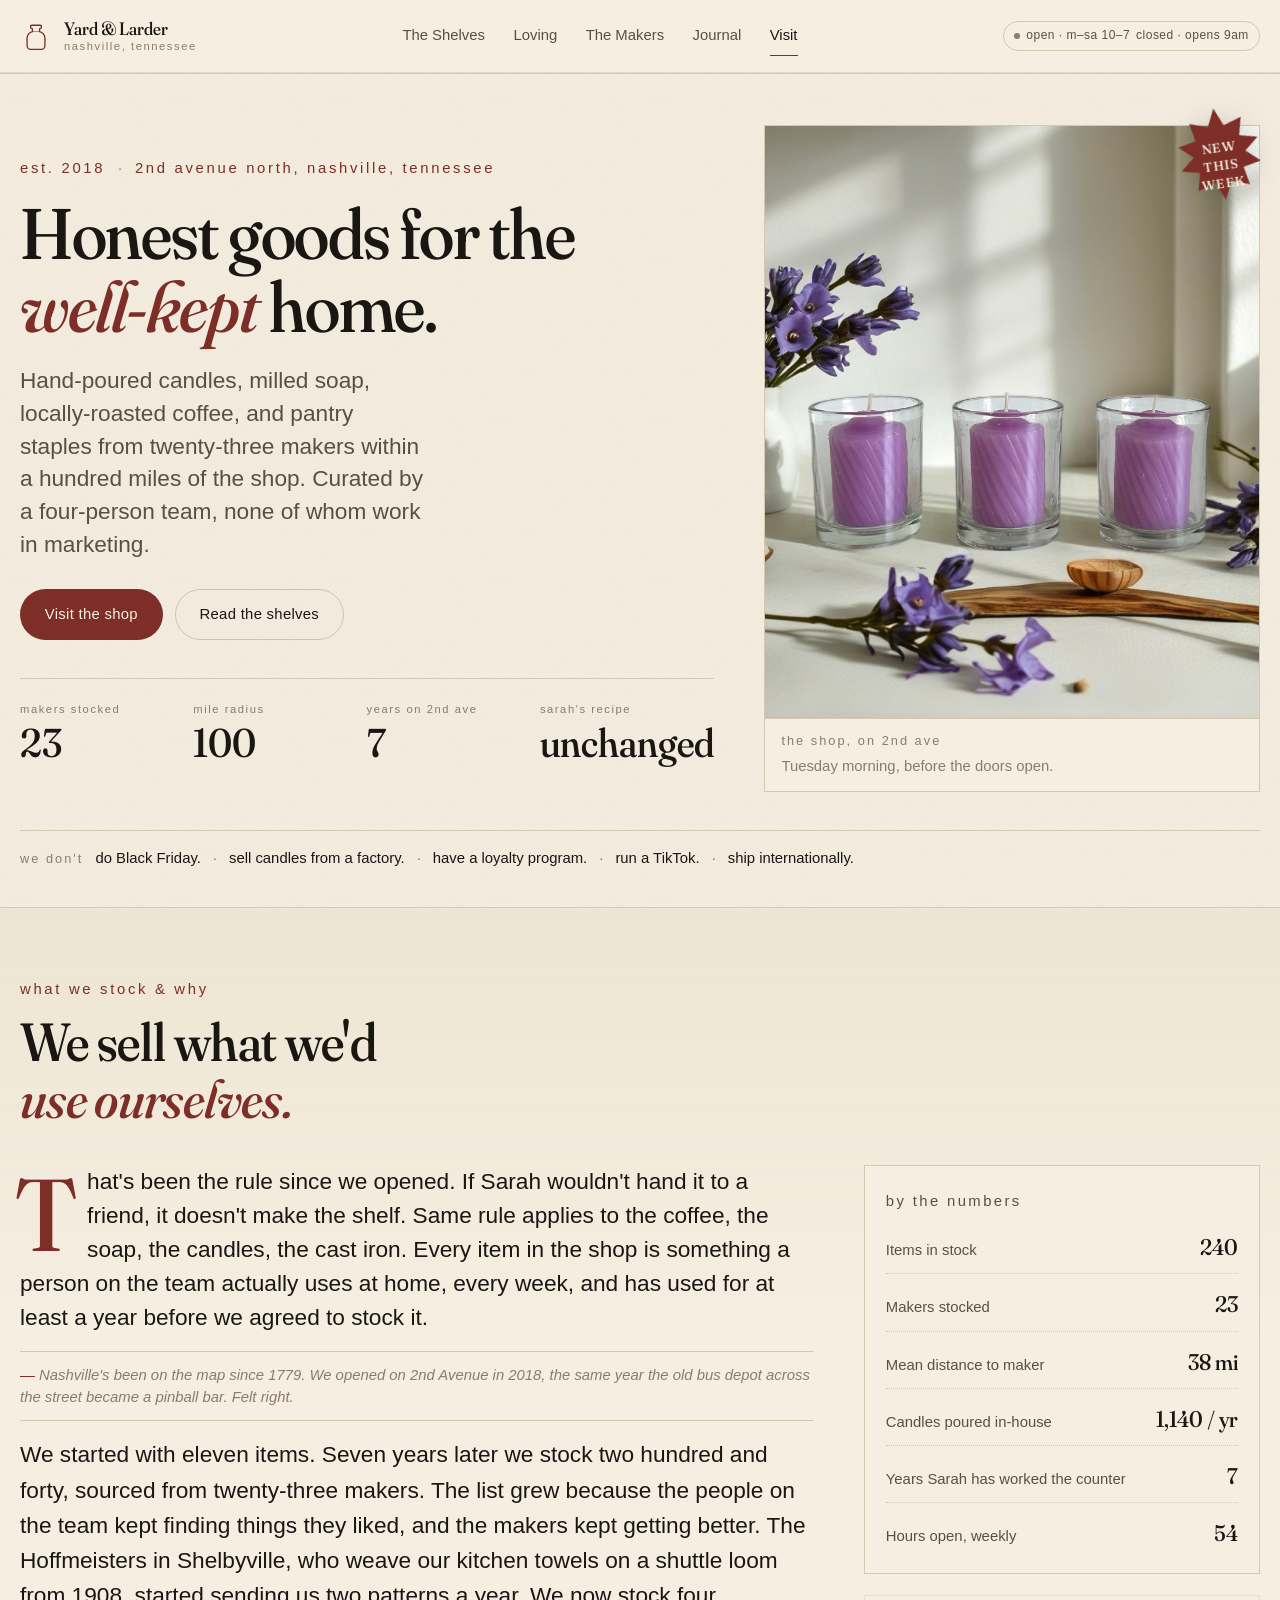
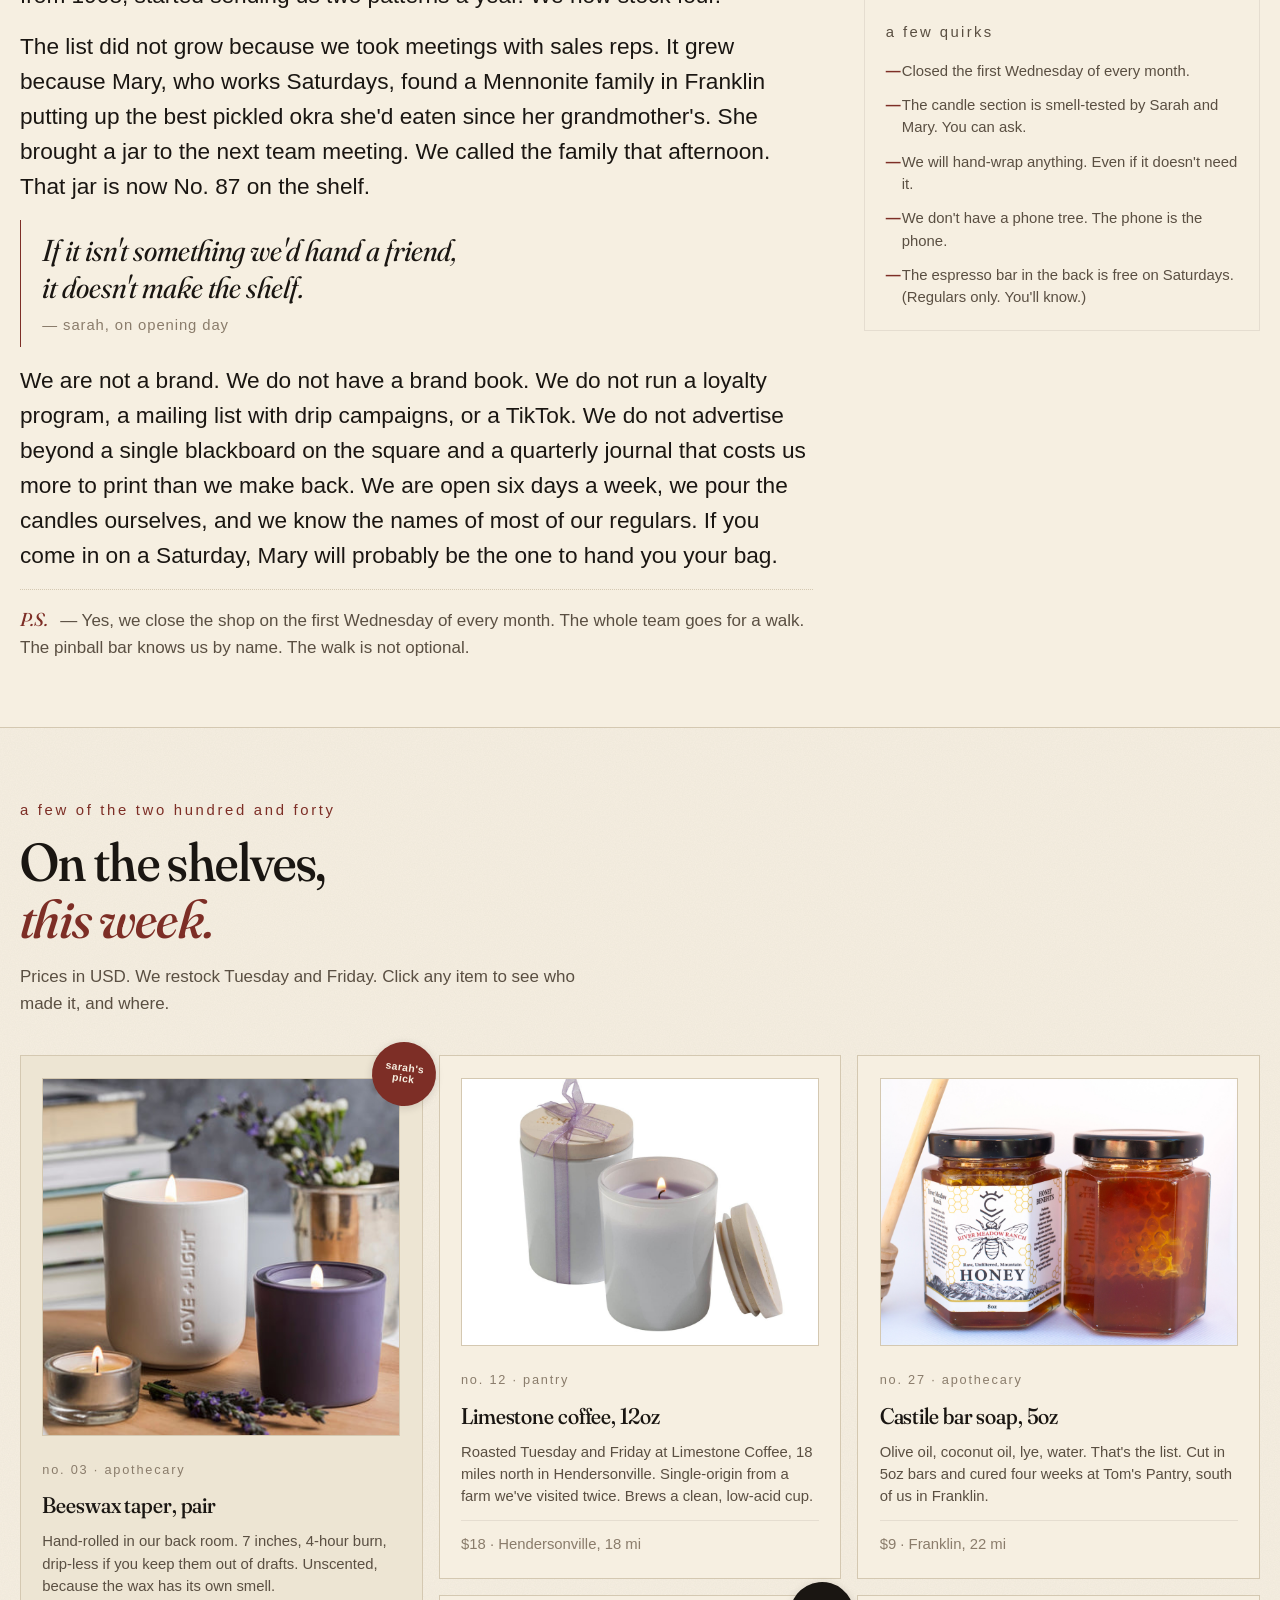
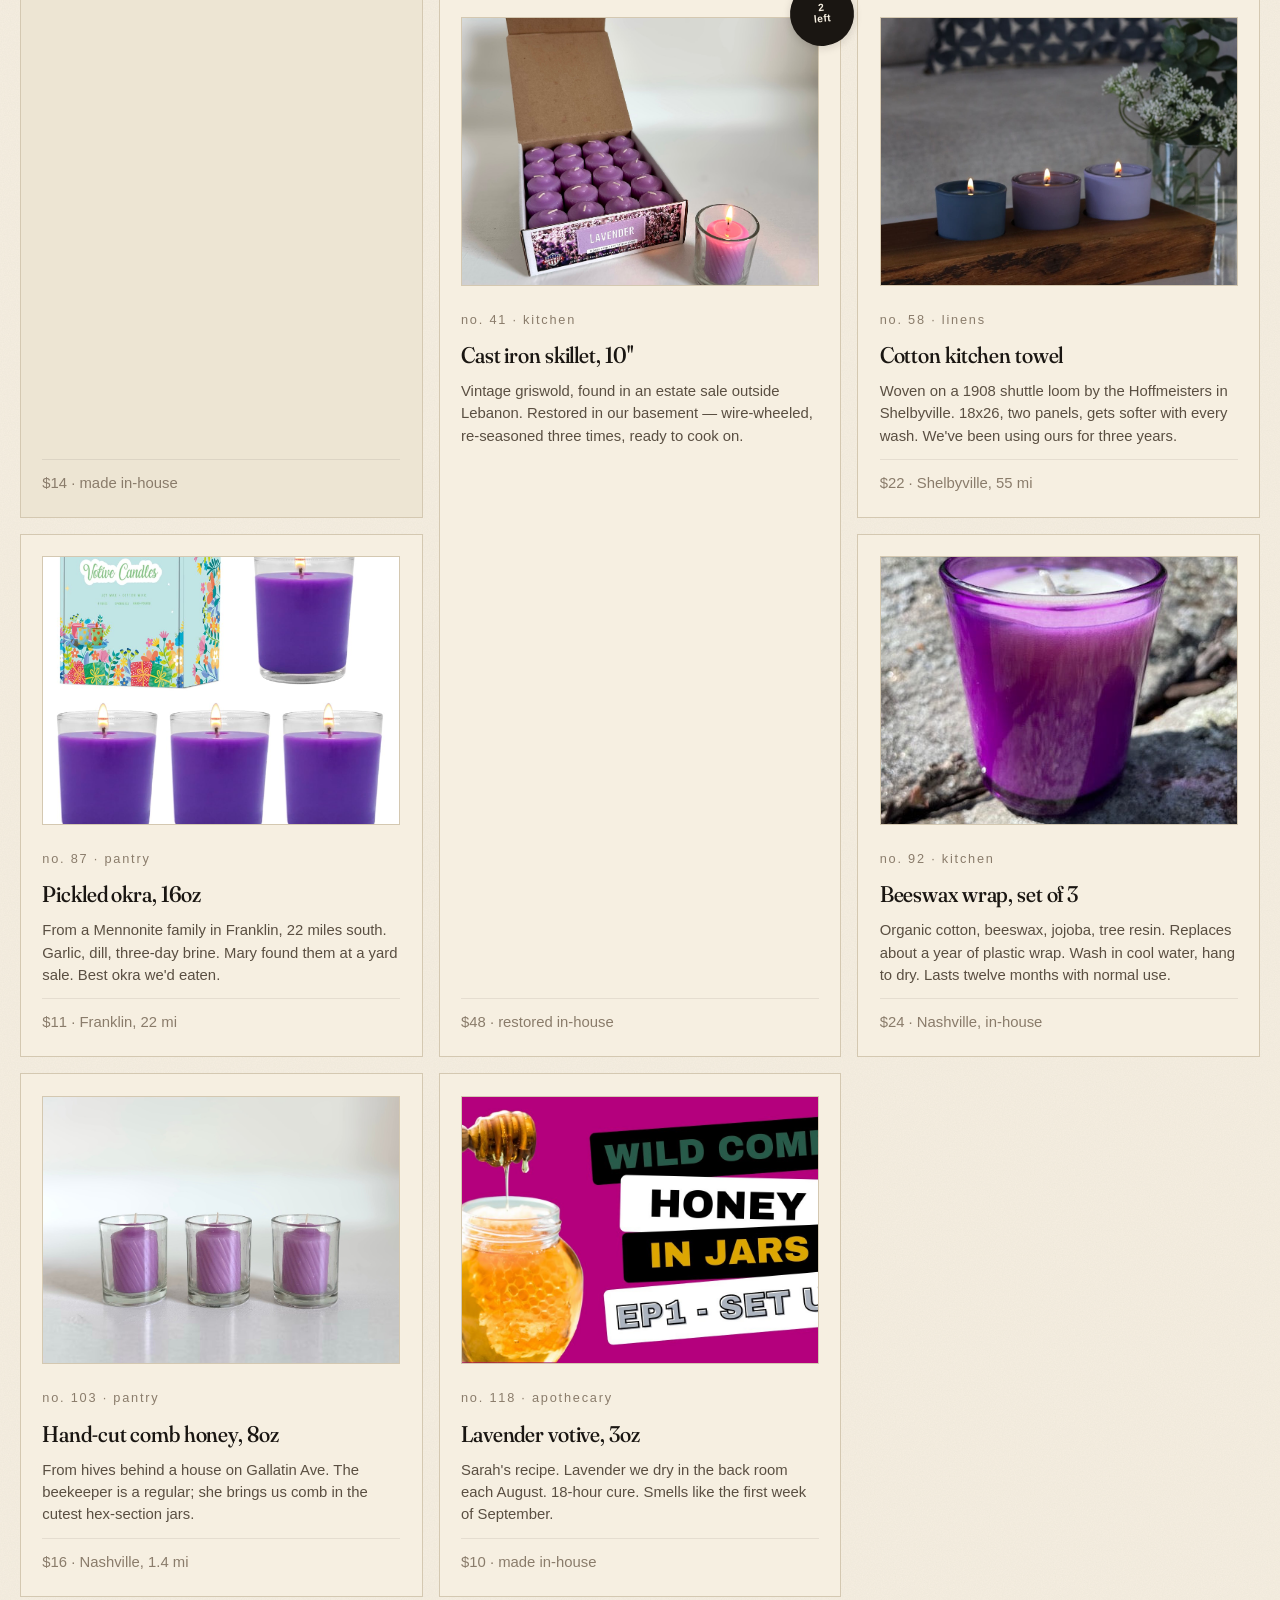
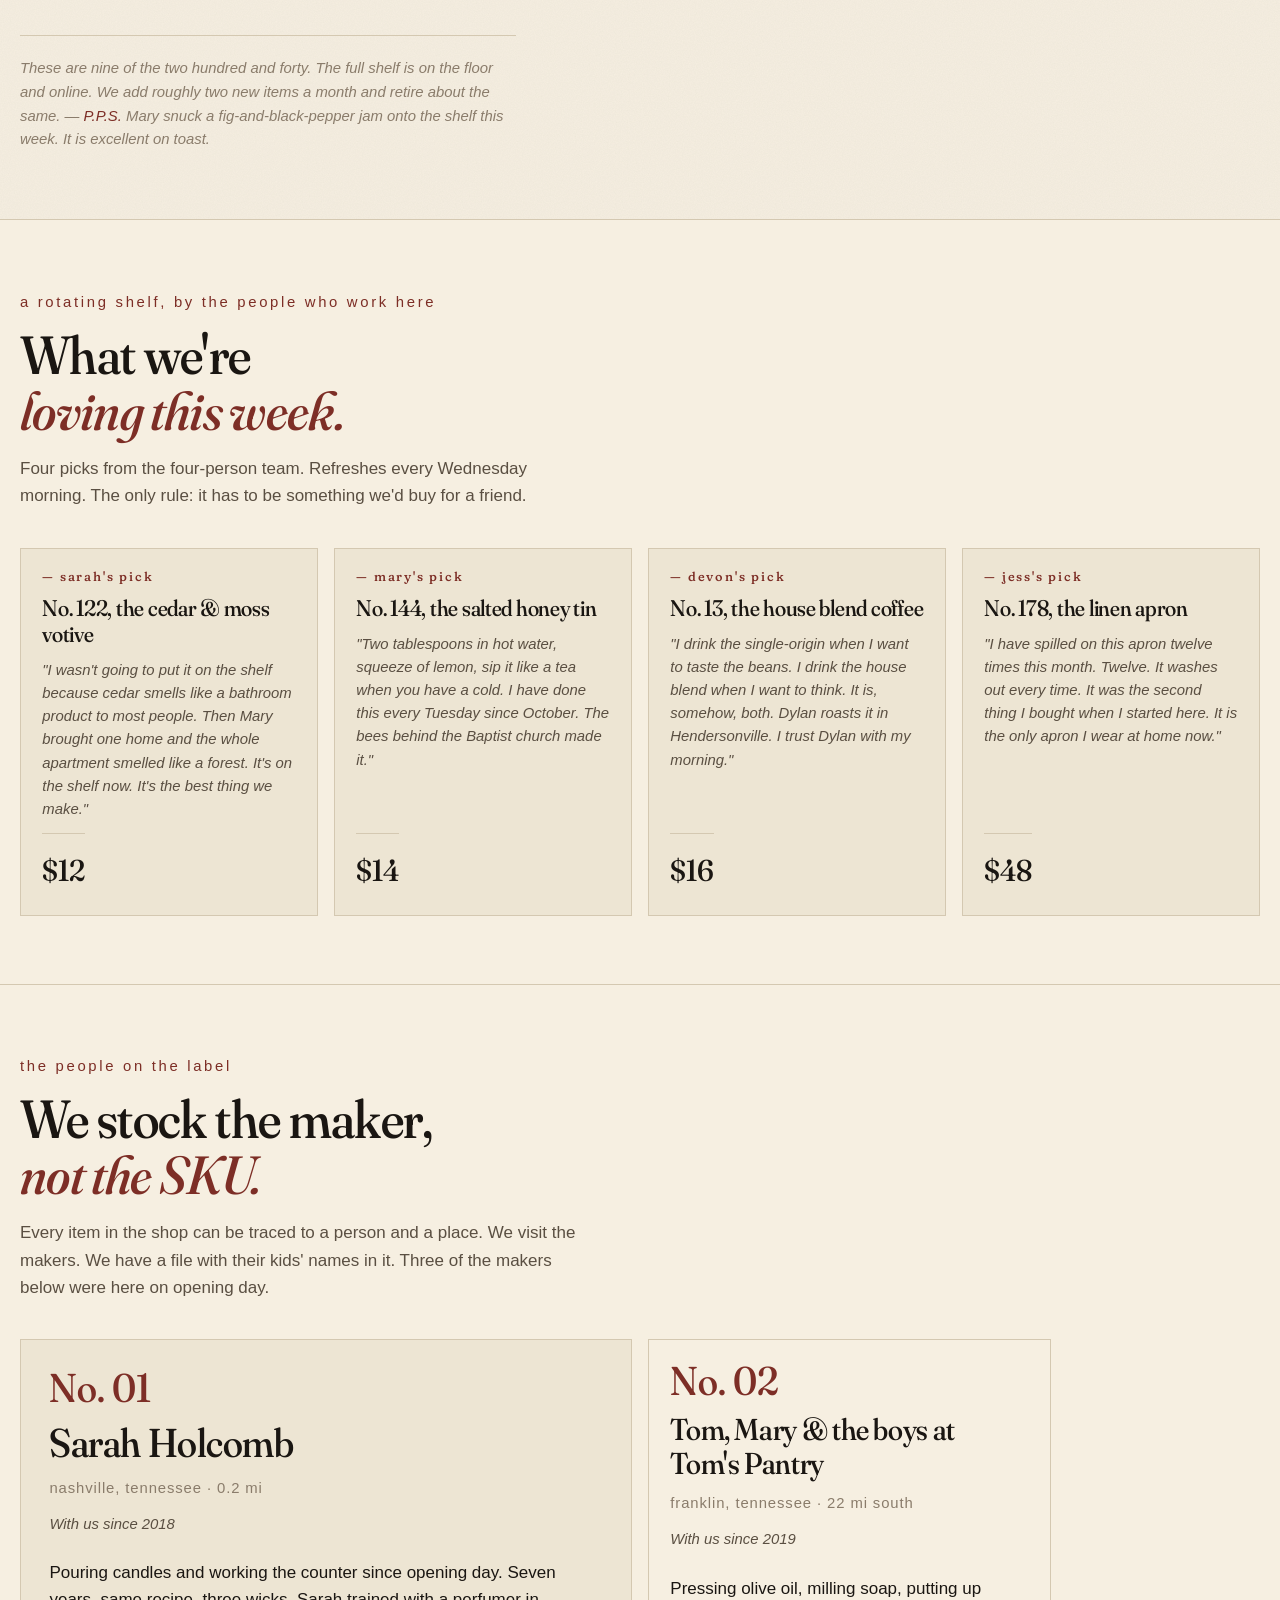
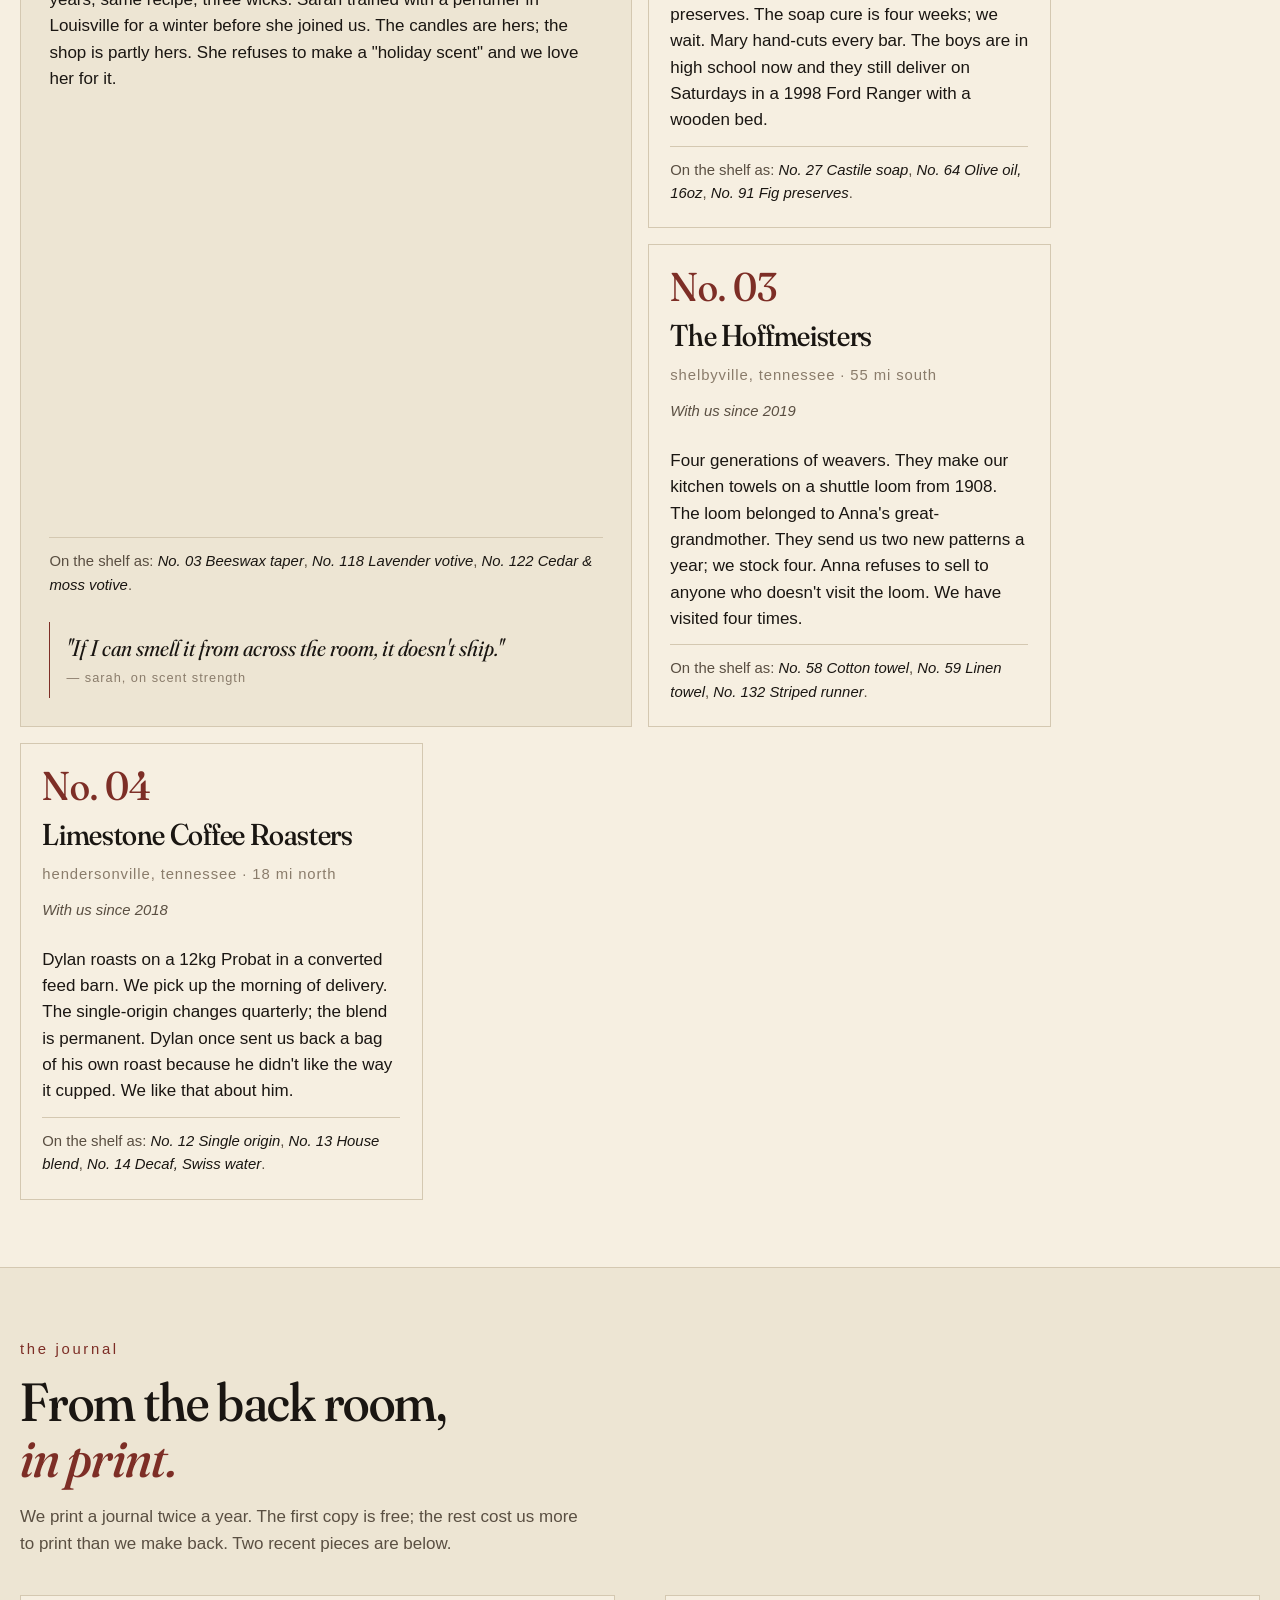
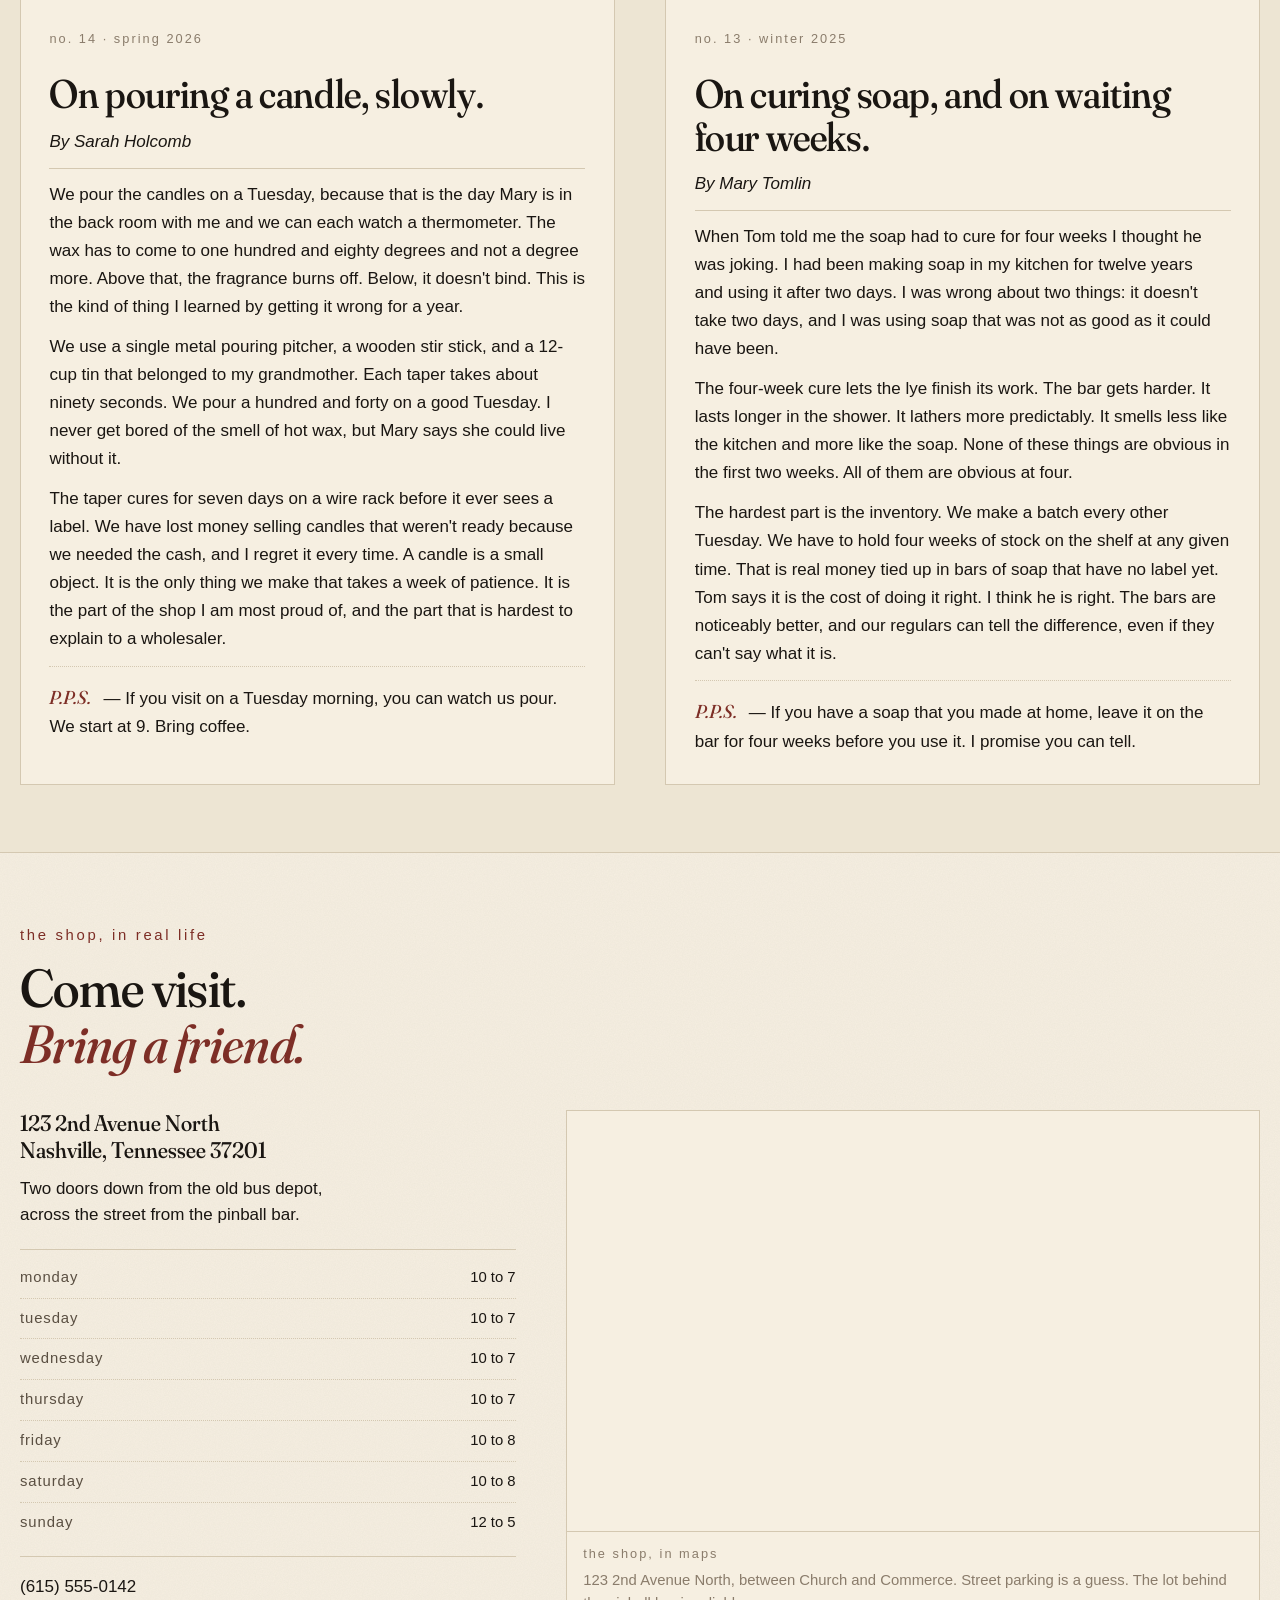
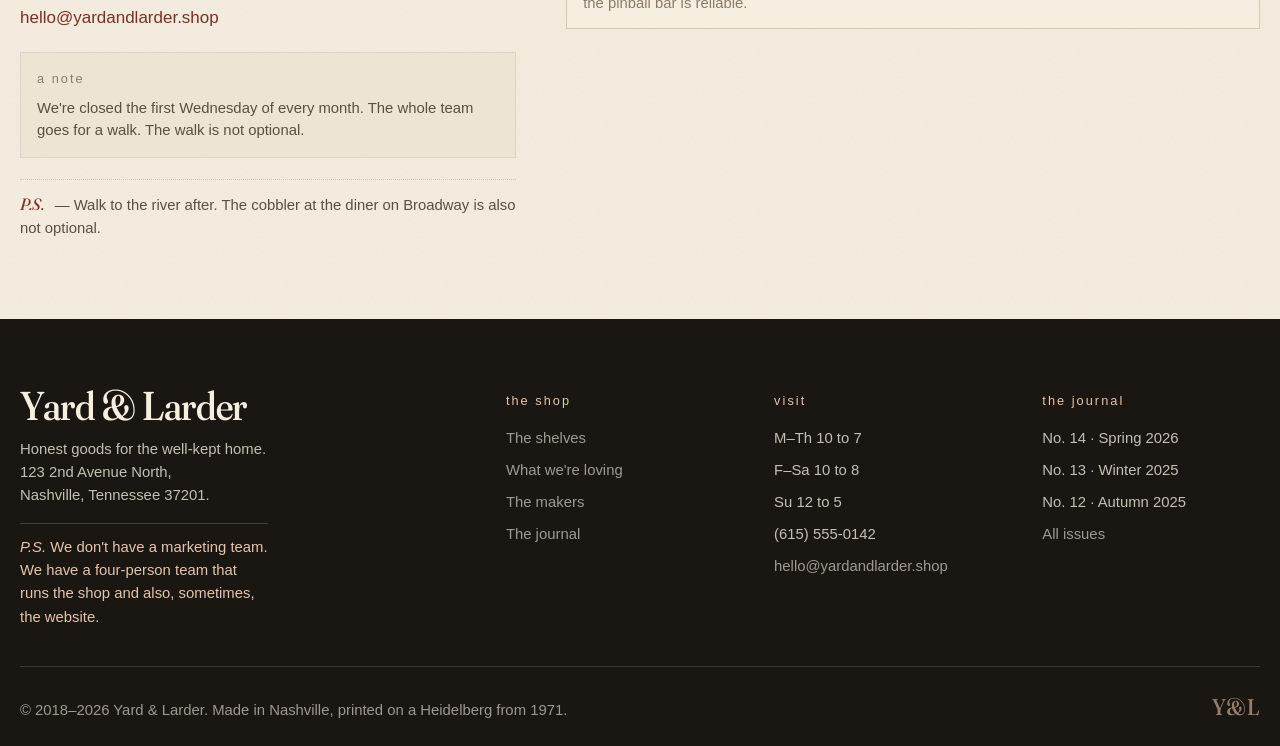
<file: yard-and-larder/index.html>
<!DOCTYPE html>
<html lang="en">
<head>
  <meta charset="UTF-8" />
  <meta name="viewport" content="width=device-width, initial-scale=1.0" />
  <meta name="description" content="Yard & Larder — honest goods for the well-kept home. Hand-poured candles, milled soap, locally-roasted coffee, and pantry staples from twenty-three makers within a hundred miles of the shop. 123 2nd Avenue North, Nashville, Tennessee." />
  <meta name="theme-color" content="#f6efe1" />
  <title>Yard & Larder — Honest goods for the well-kept home · Nashville, Tennessee</title>

  <link rel="preconnect" href="https://fonts.googleapis.com" crossorigin />
  <link rel="preconnect" href="https://fonts.gstatic.com" crossorigin />
  <link rel="stylesheet" href="https://fonts.googleapis.com/css2?family=Fraunces:opsz,wght,SOFT@9..144,300..700,30..100&display=swap" />
  <link rel="stylesheet" href="styles.css" />

  <link rel="icon" type="image/svg+xml" href="data:image/svg+xml;utf8,<svg xmlns='http://www.w3.org/2000/svg' viewBox='0 0 64 64'><rect width='64' height='64' rx='6' fill='%23f6efe1'/><text x='50%25' y='58%25' font-family='Georgia,serif' font-size='42' font-weight='500' text-anchor='middle' fill='%237d2e26'>Y</text></svg>" />

  <meta property="og:title" content="Yard & Larder" />
  <meta property="og:description" content="Honest goods for the well-kept home. Nashville, Tennessee." />
  <meta property="og:type" content="website" />
</head>
<body>
  <a class="skip-link" href="#main">Skip to content</a>

  <!-- =================== HEADER =================== -->
  <header class="site-header" id="site-header">
    <div class="nav-row">
      <a class="brand" href="#top" aria-label="Yard & Larder, home">
        <span class="brand-mark" aria-hidden="true">
          <svg viewBox="0 0 36 36" width="32" height="32" role="img" aria-label="Yard & Larder mark">
            <path d="M12 6h12v3l-2 1v3a8 8 0 0 1 6 7v9a4 4 0 0 1-4 4H12a4 4 0 0 1-4-4v-9a8 8 0 0 1 6-7v-3l-2-1z"
                  fill="none" stroke="currentColor" stroke-width="1.5" stroke-linejoin="round"/>
            <line x1="13" y1="6" x2="23" y2="6" stroke="currentColor" stroke-width="1.5"/>
            <line x1="14" y1="13" x2="22" y2="13" stroke="currentColor" stroke-width="1" opacity=".6"/>
          </svg>
        </span>
        <span class="brand-text">
          <span class="brand-name">Yard &amp; Larder</span>
          <span class="brand-tag">Nashville, Tennessee</span>
        </span>
      </a>

      <nav class="primary-nav" aria-label="Primary">
        <ul class="nav-list" role="list">
          <li><a href="#shelves" class="nav-link" data-section="shelves">The Shelves</a></li>
          <li><a href="#loving"  class="nav-link" data-section="loving">Loving</a></li>
          <li><a href="#makers"  class="nav-link" data-section="makers">The Makers</a></li>
          <li><a href="#journal" class="nav-link" data-section="journal">Journal</a></li>
          <li><a href="#visit"   class="nav-link" data-section="visit">Visit</a></li>
        </ul>
      </nav>

      <div class="nav-meta">
        <span class="hours-pill" aria-label="Open today">
          <span class="dot" aria-hidden="true"></span>
          <span class="hours-text">Open · M–Sa 10–7</span>
        </span>
      </div>
    </div>
    <div class="nav-rule" aria-hidden="true"></div>
  </header>

  <main id="main">

    <!-- =================== HERO (asymmetric, with NEW sticker) =================== -->
    <section class="hero" id="top" aria-label="Yard & Larder">
      <div class="hero-grid">
        <div class="hero-text">
          <p class="eyebrow hero-eyebrow">
            <span>Est. 2018</span>
            <span class="eyebrow-sep" aria-hidden="true">·</span>
            <span>2nd Avenue North, Nashville, Tennessee</span>
          </p>
          <h1 class="hero-title">
            Honest goods for the<br />
            <em>well-kept</em> home.
          </h1>
          <p class="hero-lede">
            Hand-poured candles, milled soap, locally-roasted
            coffee, and pantry staples from twenty-three makers
            within a hundred miles of the shop. Curated by a
            four-person team, none of whom work in marketing.
          </p>
          <div class="hero-actions">
            <a class="btn btn-primary" href="#visit">Visit the shop</a>
            <a class="btn btn-ghost" href="#shelves">Read the shelves</a>
          </div>
          <dl class="hero-meta prose-numerals" aria-label="At a glance">
            <div><dt>Makers stocked</dt><dd>23</dd></div>
            <div><dt>Mile radius</dt><dd>100</dd></div>
            <div><dt>Years on 2nd Ave</dt><dd>7</dd></div>
            <div><dt>Sarah's recipe</dt><dd>unchanged</dd></div>
          </dl>
        </div>

        <aside class="hero-art" aria-label="A small vitrine of items from the shop">
          <!-- Sticker overlay: a "NEW THIS WEEK" hand-cut sticker -->
          <div class="sticker sticker--new" aria-hidden="true">
            <svg viewBox="0 0 120 120" width="100%" height="100%">
              <defs>
                <path id="star-burst" d="M60,4 L68,22 L86,16 L82,34 L100,38 L86,50 L100,62 L82,66 L86,84 L68,78 L60,96 L52,78 L34,84 L38,66 L20,62 L34,50 L20,38 L38,34 L34,16 L52,22 Z"/>
              </defs>
              <use href="#star-burst" fill="#7d2e26"/>
              <text x="60" y="48" text-anchor="middle"
                    font-family="Fraunces, Georgia, serif" font-weight="500"
                    font-size="13" fill="#f6efe1" letter-spacing="0.5">NEW</text>
              <text x="60" y="66" text-anchor="middle"
                    font-family="Fraunces, Georgia, serif" font-weight="500"
                    font-size="13" fill="#f6efe1" letter-spacing="0.5">THIS</text>
              <text x="60" y="84" text-anchor="middle"
                    font-family="Fraunces, Georgia, serif" font-weight="500"
                    font-size="13" fill="#f6efe1" letter-spacing="0.5">WEEK</text>
            </svg>
          </div>

          <!-- Hero photograph placeholder (real photo goes here) -->
          <figure class="hero-photo">
            <img src="img/hero-storefront.jpg"
                 alt="The Yard & Larder storefront on 2nd Avenue North, with a hand-painted sign and seasonal window display."
                 loading="eager" decoding="async" />
            <figcaption>
              <span class="eyebrow eyebrow--small">The shop, on 2nd Ave</span>
              Tuesday morning, before the doors open.
            </figcaption>
          </figure>
        </aside>
      </div>

      <!-- A "things we don't do" rail under the hero — a designed contradiction,
           delivered in a single line of marginalia. -->
      <div class="hero-rail">
        <span class="rail-label"><span class="eyebrow eyebrow--small">We don't</span></span>
        <span class="rail-item">do Black Friday.</span>
        <span class="rail-dot" aria-hidden="true">·</span>
        <span class="rail-item">sell candles from a factory.</span>
        <span class="rail-dot" aria-hidden="true">·</span>
        <span class="rail-item">have a loyalty program.</span>
        <span class="rail-dot" aria-hidden="true">·</span>
        <span class="rail-item">run a TikTok.</span>
        <span class="rail-dot" aria-hidden="true">·</span>
        <span class="rail-item">ship internationally.</span>
      </div>
    </section>

    <!-- =================== THE PITCH (long-form, more personality) =================== -->
    <section class="pitch" id="pitch" aria-labelledby="pitch-title">
      <div class="container">
        <header class="section-head section-head--left">
          <p class="eyebrow">What we stock &amp; why</p>
          <h2 class="section-title" id="pitch-title">
            We sell what we'd<br /><em>use ourselves.</em>
          </h2>
        </header>

        <div class="prose-grid">
          <article class="prose hang-punct">
            <p class="lead">
              That's been the rule since we opened. If Sarah
              wouldn't hand it to a friend, it doesn't make the
              shelf. Same rule applies to the coffee, the soap,
              the candles, the cast iron. Every item in the shop
              is something a person on the team actually uses
              at home, every week, and has used for at least a
              year before we agreed to stock it.
            </p>

            <aside class="margin-note">
              Nashville's been on the map since 1779. We
              opened on 2nd Avenue in 2018, the same year
              the old bus depot across the street became
              a pinball bar. Felt right.
            </aside>

            <p>
              We started with eleven items. Seven years later
              we stock two hundred and forty, sourced from
              twenty-three makers. The list grew because the
              people on the team kept finding things they
              liked, and the makers kept getting better. The
              Hoffmeisters in Shelbyville, who weave our
              kitchen towels on a shuttle loom from 1908,
              started sending us two patterns a year. We now
              stock four.
            </p>

            <p>
              The list did not grow because we took meetings
              with sales reps. It grew because Mary, who
              works Saturdays, found a Mennonite family in
              Franklin putting up the best pickled okra
              she'd eaten since her grandmother's. She
              brought a jar to the next team meeting. We
              called the family that afternoon. That jar
              is now No. 87 on the shelf.
            </p>

            <blockquote class="pullquote">
              If it isn't something we'd hand a friend,<br />
              it doesn't make the shelf.
              <cite>— Sarah, on opening day</cite>
            </blockquote>

            <p>
              We are not a brand. We do not have a brand book.
              We do not run a loyalty program, a mailing list
              with drip campaigns, or a TikTok. We do not
              advertise beyond a single blackboard on the
              square and a quarterly journal that costs us
              more to print than we make back. We are open
              six days a week, we pour the candles ourselves,
              and we know the names of most of our regulars.
              If you come in on a Saturday, Mary will
              probably be the one to hand you your bag.
            </p>

            <p class="post-script">
              <strong>P.S.</strong> &mdash; Yes, we close the
              shop on the first Wednesday of every month.
              The whole team goes for a walk. The pinball
              bar knows us by name. The walk is not
              optional.
            </p>
          </article>

          <aside class="pitch-side" aria-label="Quick facts and quirks">
            <div class="side-card">
              <p class="eyebrow eyebrow--small">By the numbers</p>
              <dl class="prose-numerals">
                <div><dt>Items in stock</dt><dd>240</dd></div>
                <div><dt>Makers stocked</dt><dd>23</dd></div>
                <div><dt>Mean distance to maker</dt><dd>38 mi</dd></div>
                <div><dt>Candles poured in-house</dt><dd>1,140 / yr</dd></div>
                <div><dt>Years Sarah has worked the counter</dt><dd>7</dd></div>
                <div><dt>Hours open, weekly</dt><dd>54</dd></div>
              </dl>
            </div>
            <div class="side-card side-card--quiet">
              <p class="eyebrow eyebrow--small">A few quirks</p>
              <ul class="quirk-list" role="list">
                <li>Closed the first Wednesday of every month.</li>
                <li>The candle section is smell-tested by Sarah and Mary. You can ask.</li>
                <li>We will hand-wrap anything. Even if it doesn't need it.</li>
                <li>We don't have a phone tree. The phone is the phone.</li>
                <li>The espresso bar in the back is free on Saturdays. (Regulars only. You'll know.)</li>
              </ul>
            </div>
          </aside>
        </div>
      </div>
    </section>

    <!-- =================== THE SHELVES (asymmetric, with Sarah's pick stickers) =================== -->
    <section class="shelves" id="shelves" aria-labelledby="shelves-title">
      <div class="container">
        <header class="section-head section-head--left">
          <p class="eyebrow">A few of the two hundred and forty</p>
          <h2 class="section-title" id="shelves-title">
            On the shelves,<br /><em>this week.</em>
          </h2>
          <p class="section-sub">
            Prices in USD. We restock Tuesday and Friday. Click
            any item to see who made it, and where.
          </p>
        </header>

        <ul class="shelf-grid" role="list">

          <li class="shelf-item shelf-item--feature">
            <div class="shelf-art shelf-art--photo" aria-hidden="true">
              <img src="img/candle.jpg" alt="" loading="lazy" decoding="async" />
            </div>
            <p class="shelf-cat">No. 03 · Apothecary</p>
            <h3 class="shelf-name">Beeswax taper, pair</h3>
            <p class="shelf-desc">
              Hand-rolled in our back room. 7 inches, 4-hour
              burn, drip-less if you keep them out of drafts.
              Unscented, because the wax has its own smell.
            </p>
            <p class="shelf-meta prose-numerals">$14 · made in-house</p>
            <div class="sticker sticker--pick" aria-label="Sarah's pick this week">
              <span class="sticker-text">Sarah's<br />pick</span>
            </div>
          </li>

          <li class="shelf-item">
            <div class="shelf-art shelf-art--photo" aria-hidden="true">
              <img src="img/coffee.jpg" alt="" loading="lazy" decoding="async" />
            </div>
            <p class="shelf-cat">No. 12 · Pantry</p>
            <h3 class="shelf-name">Limestone coffee, 12oz</h3>
            <p class="shelf-desc">
              Roasted Tuesday and Friday at Limestone Coffee,
              18 miles north in Hendersonville. Single-origin
              from a farm we've visited twice. Brews a clean,
              low-acid cup.
            </p>
            <p class="shelf-meta prose-numerals">$18 · Hendersonville, 18 mi</p>
          </li>

          <li class="shelf-item">
            <div class="shelf-art shelf-art--photo" aria-hidden="true">
              <img src="img/soap.jpg" alt="" loading="lazy" decoding="async" />
            </div>
            <p class="shelf-cat">No. 27 · Apothecary</p>
            <h3 class="shelf-name">Castile bar soap, 5oz</h3>
            <p class="shelf-desc">
              Olive oil, coconut oil, lye, water. That's the
              list. Cut in 5oz bars and cured four weeks at
              Tom's Pantry, south of us in Franklin.
            </p>
            <p class="shelf-meta prose-numerals">$9 · Franklin, 22 mi</p>
          </li>

          <li class="shelf-item shelf-item--tall">
            <div class="shelf-art shelf-art--photo" aria-hidden="true">
              <img src="img/skillet.jpg" alt="" loading="lazy" decoding="async" />
            </div>
            <p class="shelf-cat">No. 41 · Kitchen</p>
            <h3 class="shelf-name">Cast iron skillet, 10"</h3>
            <p class="shelf-desc">
              Vintage griswold, found in an estate sale outside
              Lebanon. Restored in our basement — wire-wheeled,
              re-seasoned three times, ready to cook on.
            </p>
            <p class="shelf-meta prose-numerals">$48 · restored in-house</p>
            <div class="sticker sticker--limited" aria-label="Only two left">
              <span class="sticker-text">2<br />left</span>
            </div>
          </li>

          <li class="shelf-item">
            <div class="shelf-art shelf-art--photo" aria-hidden="true">
              <img src="img/towel.jpg" alt="" loading="lazy" decoding="async" />
            </div>
            <p class="shelf-cat">No. 58 · Linens</p>
            <h3 class="shelf-name">Cotton kitchen towel</h3>
            <p class="shelf-desc">
              Woven on a 1908 shuttle loom by the Hoffmeisters
              in Shelbyville. 18x26, two panels, gets softer
              with every wash. We've been using ours for three
              years.
            </p>
            <p class="shelf-meta prose-numerals">$22 · Shelbyville, 55 mi</p>
          </li>

          <li class="shelf-item">
            <div class="shelf-art shelf-art--photo" aria-hidden="true">
              <img src="img/okra.jpg" alt="" loading="lazy" decoding="async" />
            </div>
            <p class="shelf-cat">No. 87 · Pantry</p>
            <h3 class="shelf-name">Pickled okra, 16oz</h3>
            <p class="shelf-desc">
              From a Mennonite family in Franklin, 22 miles
              south. Garlic, dill, three-day brine. Mary found
              them at a yard sale. Best okra we'd eaten.
            </p>
            <p class="shelf-meta prose-numerals">$11 · Franklin, 22 mi</p>
          </li>

          <li class="shelf-item">
            <div class="shelf-art shelf-art--photo" aria-hidden="true">
              <img src="img/wraps.jpg" alt="" loading="lazy" decoding="async" />
            </div>
            <p class="shelf-cat">No. 92 · Kitchen</p>
            <h3 class="shelf-name">Beeswax wrap, set of 3</h3>
            <p class="shelf-desc">
              Organic cotton, beeswax, jojoba, tree resin.
              Replaces about a year of plastic wrap. Wash in
              cool water, hang to dry. Lasts twelve months
              with normal use.
            </p>
            <p class="shelf-meta prose-numerals">$24 · Nashville, in-house</p>
          </li>

          <li class="shelf-item">
            <div class="shelf-art shelf-art--photo" aria-hidden="true">
              <img src="img/honey.jpg" alt="" loading="lazy" decoding="async" />
            </div>
            <p class="shelf-cat">No. 103 · Pantry</p>
            <h3 class="shelf-name">Hand-cut comb honey, 8oz</h3>
            <p class="shelf-desc">
              From hives behind a house on Gallatin Ave. The
              beekeeper is a regular; she brings us comb in
              the cutest hex-section jars.
            </p>
            <p class="shelf-meta prose-numerals">$16 · Nashville, 1.4 mi</p>
          </li>

          <li class="shelf-item">
            <div class="shelf-art shelf-art--photo" aria-hidden="true">
              <img src="img/lavender.jpg" alt="" loading="lazy" decoding="async" />
            </div>
            <p class="shelf-cat">No. 118 · Apothecary</p>
            <h3 class="shelf-name">Lavender votive, 3oz</h3>
            <p class="shelf-desc">
              Sarah's recipe. Lavender we dry in the back
              room each August. 18-hour cure. Smells like the
              first week of September.
            </p>
            <p class="shelf-meta prose-numerals">$10 · made in-house</p>
          </li>

        </ul>

        <p class="shelf-footnote prose-numerals">
          These are nine of the two hundred and forty. The full
          shelf is on the floor and online. We add roughly two
          new items a month and retire about the same. &mdash;
          <em>P.P.S.</em> Mary snuck a fig-and-black-pepper jam
          onto the shelf this week. It is excellent on toast.
        </p>
      </div>
    </section>

    <!-- =================== WHAT WE'RE LOVING THIS WEEK (NEW, fun) =================== -->
    <section class="loving" id="loving" aria-labelledby="loving-title">
      <div class="container">
        <header class="section-head section-head--left">
          <p class="eyebrow">A rotating shelf, by the people who work here</p>
          <h2 class="section-title" id="loving-title">
            What we're<br /><em>loving this week.</em>
          </h2>
          <p class="section-sub">
            Four picks from the four-person team. Refreshes
            every Wednesday morning. The only rule: it has to
            be something we'd buy for a friend.
          </p>
        </header>

        <ul class="loving-grid" role="list">
          <li class="loving-card">
            <p class="loving-by prose-numerals">— Sarah's pick</p>
            <h3 class="loving-title-piece">No. 122, the cedar &amp; moss votive</h3>
            <p class="loving-note">
              "I wasn't going to put it on the shelf because
              cedar smells like a bathroom product to most
              people. Then Mary brought one home and the
              whole apartment smelled like a forest. It's
              on the shelf now. It's the best thing we
              make."
            </p>
            <p class="loving-price prose-numerals">$12</p>
          </li>
          <li class="loving-card">
            <p class="loving-by prose-numerals">— Mary's pick</p>
            <h3 class="loving-title-piece">No. 144, the salted honey tin</h3>
            <p class="loving-note">
              "Two tablespoons in hot water, squeeze of
              lemon, sip it like a tea when you have a cold.
              I have done this every Tuesday since October.
              The bees behind the Baptist church made it."
            </p>
            <p class="loving-price prose-numerals">$14</p>
          </li>
          <li class="loving-card">
            <p class="loving-by prose-numerals">— Devon's pick</p>
            <h3 class="loving-title-piece">No. 13, the house blend coffee</h3>
            <p class="loving-note">
              "I drink the single-origin when I want to
              taste the beans. I drink the house blend when
              I want to think. It is, somehow, both. Dylan
              roasts it in Hendersonville. I trust Dylan
              with my morning."
            </p>
            <p class="loving-price prose-numerals">$16</p>
          </li>
          <li class="loving-card">
            <p class="loving-by prose-numerals">— Jess's pick</p>
            <h3 class="loving-title-piece">No. 178, the linen apron</h3>
            <p class="loving-note">
              "I have spilled on this apron twelve times
              this month. Twelve. It washes out every time.
              It was the second thing I bought when I
              started here. It is the only apron I wear
              at home now."
            </p>
            <p class="loving-price prose-numerals">$48</p>
          </li>
        </ul>
      </div>
    </section>

    <!-- =================== THE MAKERS (with Sarah's pick callouts) =================== -->
    <section class="makers" id="makers" aria-labelledby="makers-title">
      <div class="container">
        <header class="section-head section-head--left">
          <p class="eyebrow">The people on the label</p>
          <h2 class="section-title" id="makers-title">
            We stock the maker,<br /><em>not the SKU.</em>
          </h2>
          <p class="section-sub">
            Every item in the shop can be traced to a person and
            a place. We visit the makers. We have a file with
            their kids' names in it. Three of the makers below
            were here on opening day.
          </p>
        </header>

        <ul class="maker-list" role="list">
          <li class="maker maker--lead">
            <p class="maker-no prose-numerals">No. 01</p>
            <h3 class="maker-name">Sarah Holcomb</h3>
            <p class="maker-place prose-numerals">Nashville, Tennessee · 0.2 mi</p>
            <p class="maker-since prose-numerals">With us since 2018</p>
            <p class="maker-story">
              Pouring candles and working the counter since
              opening day. Seven years, same recipe, three
              wicks. Sarah trained with a perfumer in
              Louisville for a winter before she joined us.
              The candles are hers; the shop is partly hers.
              She refuses to make a "holiday scent" and we
              love her for it.
            </p>
            <p class="maker-on-shelf">
              On the shelf as: <em>No. 03 Beeswax taper</em>,
              <em>No. 118 Lavender votive</em>,
              <em>No. 122 Cedar &amp; moss votive</em>.
            </p>
            <blockquote class="maker-quote">
              "If I can smell it from across the room,
              it doesn't ship."
              <cite>— Sarah, on scent strength</cite>
            </blockquote>
          </li>

          <li class="maker">
            <p class="maker-no prose-numerals">No. 02</p>
            <h3 class="maker-name">Tom, Mary &amp; the boys at Tom's Pantry</h3>
            <p class="maker-place prose-numerals">Franklin, Tennessee · 22 mi south</p>
            <p class="maker-since prose-numerals">With us since 2019</p>
            <p class="maker-story">
              Pressing olive oil, milling soap, putting up
              preserves. The soap cure is four weeks; we
              wait. Mary hand-cuts every bar. The boys are
              in high school now and they still deliver on
              Saturdays in a 1998 Ford Ranger with a
              wooden bed.
            </p>
            <p class="maker-on-shelf">
              On the shelf as: <em>No. 27 Castile soap</em>,
              <em>No. 64 Olive oil, 16oz</em>,
              <em>No. 91 Fig preserves</em>.
            </p>
          </li>

          <li class="maker">
            <p class="maker-no prose-numerals">No. 03</p>
            <h3 class="maker-name">The Hoffmeisters</h3>
            <p class="maker-place prose-numerals">Shelbyville, Tennessee · 55 mi south</p>
            <p class="maker-since prose-numerals">With us since 2019</p>
            <p class="maker-story">
              Four generations of weavers. They make our
              kitchen towels on a shuttle loom from 1908.
              The loom belonged to Anna's great-grandmother.
              They send us two new patterns a year; we
              stock four. Anna refuses to sell to anyone
              who doesn't visit the loom. We have visited
              four times.
            </p>
            <p class="maker-on-shelf">
              On the shelf as: <em>No. 58 Cotton towel</em>,
              <em>No. 59 Linen towel</em>,
              <em>No. 132 Striped runner</em>.
            </p>
          </li>

          <li class="maker">
            <p class="maker-no prose-numerals">No. 04</p>
            <h3 class="maker-name">Limestone Coffee Roasters</h3>
            <p class="maker-place prose-numerals">Hendersonville, Tennessee · 18 mi north</p>
            <p class="maker-since prose-numerals">With us since 2018</p>
            <p class="maker-story">
              Dylan roasts on a 12kg Probat in a converted
              feed barn. We pick up the morning of delivery.
              The single-origin changes quarterly; the
              blend is permanent. Dylan once sent us back
              a bag of his own roast because he didn't
              like the way it cupped. We like that about
              him.
            </p>
            <p class="maker-on-shelf">
              On the shelf as: <em>No. 12 Single origin</em>,
              <em>No. 13 House blend</em>,
              <em>No. 14 Decaf, Swiss water</em>.
            </p>
          </li>
        </ul>
      </div>
    </section>

    <!-- =================== THE JOURNAL (editorial, with P.P.S. notes) =================== -->
    <section class="journal" id="journal" aria-labelledby="journal-title">
      <div class="container">
        <header class="section-head section-head--left">
          <p class="eyebrow">The journal</p>
          <h2 class="section-title" id="journal-title">
            From the back room,<br /><em>in print.</em>
          </h2>
          <p class="section-sub">
            We print a journal twice a year. The first copy is
            free; the rest cost us more to print than we make
            back. Two recent pieces are below.
          </p>
        </header>

        <div class="journal-grid">
          <article class="journal-piece hang-punct">
            <p class="journal-meta prose-numerals">
              <span class="eyebrow eyebrow--small">No. 14 · Spring 2026</span>
            </p>
            <h3 class="journal-title-piece">
              On pouring a candle, slowly.
            </h3>
            <p class="journal-byline prose-numerals">By Sarah Holcomb</p>

            <p>
              We pour the candles on a Tuesday, because that
              is the day Mary is in the back room with me
              and we can each watch a thermometer. The wax
              has to come to one hundred and eighty degrees
              and not a degree more. Above that, the
              fragrance burns off. Below, it doesn't bind.
              This is the kind of thing I learned by getting
              it wrong for a year.
            </p>
            <p>
              We use a single metal pouring pitcher, a
              wooden stir stick, and a 12-cup tin that
              belonged to my grandmother. Each taper
              takes about ninety seconds. We pour a hundred
              and forty on a good Tuesday. I never get
              bored of the smell of hot wax, but Mary says
              she could live without it.
            </p>
            <p>
              The taper cures for seven days on a wire
              rack before it ever sees a label. We have
              lost money selling candles that weren't
              ready because we needed the cash, and I
              regret it every time. A candle is a small
              object. It is the only thing we make that
              takes a week of patience. It is the part
              of the shop I am most proud of, and the
              part that is hardest to explain to a
              wholesaler.
            </p>
            <p class="post-script">
              <strong>P.P.S.</strong> &mdash; If you visit
              on a Tuesday morning, you can watch us
              pour. We start at 9. Bring coffee.
            </p>
          </article>

          <article class="journal-piece hang-punct">
            <p class="journal-meta prose-numerals">
              <span class="eyebrow eyebrow--small">No. 13 · Winter 2025</span>
            </p>
            <h3 class="journal-title-piece">
              On curing soap, and on waiting four weeks.
            </h3>
            <p class="journal-byline prose-numerals">By Mary Tomlin</p>

            <p>
              When Tom told me the soap had to cure for four
              weeks I thought he was joking. I had been
              making soap in my kitchen for twelve years
              and using it after two days. I was wrong
              about two things: it doesn't take two days,
              and I was using soap that was not as good
              as it could have been.
            </p>
            <p>
              The four-week cure lets the lye finish its
              work. The bar gets harder. It lasts longer
              in the shower. It lathers more predictably.
              It smells less like the kitchen and more
              like the soap. None of these things are
              obvious in the first two weeks. All of them
              are obvious at four.
            </p>
            <p>
              The hardest part is the inventory. We make
              a batch every other Tuesday. We have to
              hold four weeks of stock on the shelf at
              any given time. That is real money tied up
              in bars of soap that have no label yet. Tom
              says it is the cost of doing it right. I
              think he is right. The bars are noticeably
              better, and our regulars can tell the
              difference, even if they can't say what
              it is.
            </p>
            <p class="post-script">
              <strong>P.P.S.</strong> &mdash; If you have
              a soap that you made at home, leave it on
              the bar for four weeks before you use it.
              I promise you can tell.
            </p>
          </article>
        </div>
      </div>
    </section>

    <!-- =================== VISIT (Google Maps embed) =================== -->
    <section class="visit" id="visit" aria-labelledby="visit-title">
      <div class="container">
        <header class="section-head section-head--left">
          <p class="eyebrow">The shop, in real life</p>
          <h2 class="section-title" id="visit-title">
            Come visit.<br /><em>Bring a friend.</em>
          </h2>
        </header>

        <div class="visit-grid">
          <div class="visit-info">
            <address class="visit-address">
              <p class="visit-line visit-line--big">
                123 2nd Avenue North<br />
                Nashville, Tennessee 37201
              </p>
              <p class="visit-line">
                Two doors down from the old bus depot,<br />
                across the street from the pinball bar.
              </p>
            </address>

            <dl class="visit-hours prose-numerals">
              <div><dt>Monday</dt><dd>10 to 7</dd></div>
              <div><dt>Tuesday</dt><dd>10 to 7</dd></div>
              <div><dt>Wednesday</dt><dd>10 to 7</dd></div>
              <div><dt>Thursday</dt><dd>10 to 7</dd></div>
              <div><dt>Friday</dt><dd>10 to 8</dd></div>
              <div><dt>Saturday</dt><dd>10 to 8</dd></div>
              <div><dt>Sunday</dt><dd>12 to 5</dd></div>
            </dl>

            <ul class="visit-contact" role="list">
              <li>(615) 555-0142</li>
              <li><a href="mailto:hello@yardandlarder.shop">hello@yardandlarder.shop</a></li>
            </ul>

            <p class="visit-quirk">
              <span class="eyebrow eyebrow--small">A note</span>
              We're closed the first Wednesday of every month.
              The whole team goes for a walk. The walk is not
              optional.
            </p>

            <p class="visit-postscript">
              <strong>P.S.</strong> &mdash; Walk to the river
              after. The cobbler at the diner on Broadway is
              also not optional.
            </p>
          </div>

          <figure class="visit-map" aria-label="Yard & Larder on Google Maps, 123 2nd Avenue North, Nashville, Tennessee 37201">
            <!-- Real Google Maps embed — no API key required. -->
            <iframe
              src="https://www.google.com/maps?q=123+2nd+Avenue+North,+Nashville,+TN+37201&t=m&z=15&ie=UTF8&iwloc=&output=embed"
              width="100%" height="420"
              style="border:0;"
              allowfullscreen=""
              loading="lazy"
              referrerpolicy="no-referrer-when-downgrade"
              title="Yard &amp; Larder on Google Maps"></iframe>
            <figcaption class="map-caption">
              <span class="eyebrow eyebrow--small">The shop, in maps</span>
              123 2nd Avenue North, between Church and Commerce.
              Street parking is a guess. The lot behind the
              pinball bar is reliable.
            </figcaption>
          </figure>
        </div>
      </div>
    </section>

  </main>

  <!-- =================== FOOTER (with personality) =================== -->
  <footer class="site-footer" role="contentinfo">
    <div class="container">
      <div class="footer-grid">
        <div class="footer-col footer-col--brand">
          <p class="footer-wordmark">Yard &amp; Larder</p>
          <p class="footer-tagline">
            Honest goods for the well-kept home.<br />
            123 2nd Avenue North,<br />
            Nashville, Tennessee 37201.
          </p>
          <p class="footer-quirk">
            <em>P.S.</em> We don't have a marketing team. We
            have a four-person team that runs the shop and
            also, sometimes, the website.
          </p>
        </div>
        <div class="footer-col">
          <p class="eyebrow eyebrow--small">The shop</p>
          <ul role="list">
            <li><a href="#shelves">The shelves</a></li>
            <li><a href="#loving">What we're loving</a></li>
            <li><a href="#makers">The makers</a></li>
            <li><a href="#journal">The journal</a></li>
          </ul>
        </div>
        <div class="footer-col">
          <p class="eyebrow eyebrow--small">Visit</p>
          <ul role="list">
            <li>M–Th 10 to 7</li>
            <li>F–Sa 10 to 8</li>
            <li>Su 12 to 5</li>
            <li>(615) 555-0142</li>
            <li><a href="mailto:hello@yardandlarder.shop">hello@yardandlarder.shop</a></li>
          </ul>
        </div>
        <div class="footer-col">
          <p class="eyebrow eyebrow--small">The journal</p>
          <ul role="list">
            <li>No. 14 · Spring 2026</li>
            <li>No. 13 · Winter 2025</li>
            <li>No. 12 · Autumn 2025</li>
            <li><a href="#journal">All issues</a></li>
          </ul>
        </div>
      </div>
      <div class="footer-base">
        <p class="prose-numerals">
          &copy; 2018–2026 Yard &amp; Larder. Made in Nashville,
          printed on a Heidelberg from 1971.
        </p>
        <p class="footer-mark">
          <span class="footer-mark-glyph" aria-hidden="true">Y&amp;L</span>
        </p>
      </div>
    </div>
  </footer>

  <script src="script.js" defer></script>
</body>
</html>
</file>
<file: styles.css>
/* =====================================================================
   SITE HOMEPAGE — FIVE REFERENCES
   The showcase gallery that links to the 5 demos. Minimal, neutral
   palette so the demos can carry their own colors.
   ===================================================================== */

:root {
  --c-bg:         #f5f3ed;
  --c-bg-elev:    #ebe5d3;
  --c-ink:        #1a1612;
  --c-text:       var(--c-ink);
  --c-text-dim:   #5a4f42;
  --c-text-mute:  #8a7c6b;
  --c-line:       #d4c8b1;
  --c-line-soft:  rgba(26, 22, 18, 0.08);
  --c-line-strong:rgba(26, 22, 18, 0.18);
  --c-accent:        #7d2e26;
  --c-accent-hot:    #9d3e2c;
  --c-accent-cream:  #e6c4ad;

  --font-display: "Fraunces", "Cormorant Garamond", "Playfair Display",
                  Georgia, "Times New Roman", serif;
  --font-body:    -apple-system, BlinkMacSystemFont, "Inter",
                  "Segoe UI", Roboto, "Helvetica Neue", Arial, sans-serif;

  --t-base: 1.0625rem;
  --t-xs:   calc(var(--t-base) / 1.333);
  --t-sm:   calc(var(--t-base) * 0.875);
  --t-lg:   calc(var(--t-base) * 1.333);
  --t-xl:   calc(var(--t-base) * 1.333 * 1.333);
  --t-2xl:  calc(var(--t-base) * 1.333 * 1.333 * 1.333);
  --t-3xl:  calc(var(--t-base) * 1.333 * 1.333 * 1.333 * 1.333);
  --t-4xl:  calc(var(--t-base) * 1.333 * 1.333 * 1.333 * 1.333 * 1.333);

  --s-1:  0.25rem; --s-2:  0.5rem; --s-3:  0.75rem; --s-4:  1rem;
  --s-5:  1.333rem; --s-6:  1.777rem; --s-7:  2.369rem;
  --s-8:  3.157rem; --s-9:  4.209rem;

  --r-sm: 2px; --r-md: 4px; --r-lg: 8px; --r-pill: 999px;

  --max-w-page:   80rem;
}

*, *::before, *::after { box-sizing: border-box; }
html { scroll-behavior: smooth; }
body {
  margin: 0;
  font-family: var(--font-body);
  font-size: var(--t-base);
  line-height: 1.6;
  color: var(--c-text);
  background: var(--c-bg);
  background-image:
    url("data:image/svg+xml;utf8,<svg xmlns='http://www.w3.org/2000/svg' width='180' height='180'><filter id='n'><feTurbulence type='fractalNoise' baseFrequency='0.75' numOctaves='2' stitchTiles='stitch'/><feColorMatrix values='0 0 0 0 0.10 0 0 0 0 0.08 0 0 0 0 0.07 0 0 0 0.04 0'/></filter><rect width='100%25' height='100%25' filter='url(%23n)'/></svg>");
  background-size: 180px 180px;
  -webkit-font-smoothing: antialiased;
  -moz-osx-font-smoothing: grayscale;
  text-rendering: optimizeLegibility;
}

img, svg { display: block; max-width: 100%; }
a { color: inherit; text-decoration: none; }

::selection { background: var(--c-accent); color: var(--c-bg); }

:focus-visible {
  outline: 2px solid var(--c-accent-hot);
  outline-offset: 3px;
  border-radius: var(--r-sm);
}

.visually-hidden {
  position: absolute !important;
  width: 1px; height: 1px;
  padding: 0; margin: -1px;
  overflow: hidden; clip: rect(0,0,0,0);
  white-space: nowrap; border: 0;
}

.skip-link {
  position: absolute; left: -9999px; top: 0;
  background: var(--c-accent); color: var(--c-bg);
  padding: .6em 1em; border-radius: 0 0 var(--r-sm) var(--r-sm);
  font-weight: 600; z-index: 1000;
}
.skip-link:focus { left: 1rem; top: 1rem; }

.container {
  width: min(100% - 2.5rem, var(--max-w-page));
  margin-inline: auto;
}

.display, h1, h2, h3, .card-title, .hero-title, .principle-title {
  font-family: var(--font-display);
  font-variation-settings: "opsz" 144, "SOFT" 50;
  font-weight: 500;
  line-height: 1.05;
  letter-spacing: -0.012em;
  margin: 0;
  color: var(--c-text);
}

.eyebrow {
  font-family: var(--font-body);
  font-feature-settings: "smcp" 1, "c2sc" 1, "kern" 1;
  text-transform: lowercase;
  letter-spacing: 0.18em;
  font-size: var(--t-sm);
  font-weight: 500;
  color: var(--c-accent);
  margin: 0;
  display: inline-block;
}
.eyebrow-sep {
  display: inline-block;
  margin: 0 0.4em;
  color: var(--c-text-mute);
  font-feature-settings: normal;
  letter-spacing: 0;
}

body, p {
  font-variant-numeric: oldstyle-nums proportional-nums;
  font-feature-settings: "onum" 1, "kern" 1, "liga" 1;
}

em {
  font-style: italic;
  font-variation-settings: "opsz" 144, "SOFT" 30;
  color: var(--c-accent);
  font-weight: 500;
}

@media (prefers-reduced-motion: reduce) {
  *, *::before, *::after {
    transition-duration: 0.01ms !important;
    animation-duration: 0.01ms !important;
    animation-iteration-count: 1 !important;
    scroll-behavior: auto !important;
  }
}

/* =====================================================================
   HEADER
   ===================================================================== */
.page-header {
  width: min(100% - 2.5rem, var(--max-w-page));
  margin: 0 auto;
  padding: var(--s-7) 0 var(--s-3);
  border-bottom: 1px solid var(--c-line);
}
.page-eyebrow { margin-bottom: var(--s-3); }

/* =====================================================================
   HERO
   ===================================================================== */
.hero {
  width: min(100% - 2.5rem, var(--max-w-page));
  margin: 0 auto;
  padding: var(--s-8) 0 var(--s-9);
  display: grid;
  grid-template-columns: minmax(0, 8fr) minmax(0, 4fr);
  gap: clamp(var(--s-5), 5vw, var(--s-8));
  align-items: end;
}
.hero-title {
  font-size: clamp(var(--t-2xl), 5.5vw + 0.5rem, var(--t-4xl));
  letter-spacing: -0.018em;
  line-height: 1.02;
}
.hero-lede {
  font-size: var(--t-lg);
  line-height: 1.5;
  color: var(--c-text-dim);
  max-width: 32ch;
  margin: 0;
}

/* =====================================================================
   FIVE — the gallery
   ===================================================================== */
.five {
  width: min(100% - 2.5rem, var(--max-w-page));
  margin: 0 auto;
  padding: var(--s-9) 0;
  border-top: 1px solid var(--c-line);
}
.five-grid {
  list-style: none;
  margin: 0; padding: 0;
  display: grid;
  grid-template-columns: repeat(6, 1fr);
  gap: var(--s-5);
}

.card {
  grid-column: span 2;
}
.card:nth-child(1) { grid-column: span 3; }
.card:nth-child(2) { grid-column: span 3; }
.card:nth-child(3) { grid-column: span 2; }
.card:nth-child(4) { grid-column: span 2; }
.card:nth-child(5) { grid-column: span 2; }

.card-link {
  display: flex;
  flex-direction: column;
  height: 100%;
  background: var(--c-bg-elev);
  border: 1px solid var(--c-line);
  transition: border-color .25s ease, transform .25s ease;
}
.card-link:hover {
  border-color: var(--c-accent);
  transform: translateY(-2px);
}

.card-preview {
  position: relative;
  aspect-ratio: 4 / 3;
  display: flex;
  align-items: stretch;
  border-bottom: 1px solid var(--c-line);
  overflow: hidden;
}

.card-swatch {
  flex: 1;
  display: block;
}

/* The five demo palettes, each as three swatches */
.card-preview--yard {
  background: var(--c-bg);
}
.card-swatch--yard     { background: #7d2e26; flex: 0 0 38%; }
.card-swatch--yard-2   { background: #1a1612; flex: 0 0 30%; }
.card-swatch--yard-3   { background: #f6efe1; flex: 1; }

.card-preview--driftwood {
  background: var(--c-bg);
}
.card-swatch--driftwood     { background: #c8542a; flex: 0 0 42%; }
.card-swatch--driftwood-2   { background: #2d1f14; flex: 0 0 28%; }
.card-swatch--driftwood-3   { background: #f6ecd6; flex: 1; }

.card-preview--petal {
  background: var(--c-bg);
}
.card-swatch--petal     { background: #e85a4a; flex: 0 0 40%; }
.card-swatch--petal-2   { background: #3a1f3a; flex: 0 0 28%; }
.card-swatch--petal-3   { background: #f8f4ec; flex: 1; }

.card-preview--lighthouse {
  background: var(--c-bg);
}
.card-swatch--lighthouse     { background: #b8924a; flex: 0 0 40%; }
.card-swatch--lighthouse-2   { background: #5a1f2e; flex: 0 0 28%; }
.card-swatch--lighthouse-3   { background: #f4eee0; flex: 1; }

.card-preview--wax {
  background: #0a0a12;
}
.card-swatch--wax     { background: #ff2e7e; flex: 0 0 42%; }
.card-swatch--wax-2   { background: #e8e0d0; flex: 0 0 28%; }
.card-swatch--wax-3   { background: #0a0a12; flex: 1; }

.card-mark {
  position: absolute;
  bottom: var(--s-3);
  right: var(--s-3);
  font-family: var(--font-display);
  font-variation-settings: "opsz" 144, "SOFT" 50;
  font-size: var(--t-2xl);
  font-weight: 500;
  letter-spacing: -0.01em;
  color: rgba(255, 255, 255, 0.9);
  text-shadow: 0 1px 2px rgba(0, 0, 0, 0.15);
}
.card-preview--yard .card-mark     { color: #f6efe1; }
.card-preview--driftwood .card-mark { color: #f6ecd6; }
.card-preview--petal .card-mark     { color: #f8f4ec; }
.card-preview--lighthouse .card-mark{ color: #f4eee0; }
.card-preview--wax .card-mark       { color: #e8e0d0; }

.card-body {
  padding: var(--s-5);
  display: flex;
  flex-direction: column;
  gap: var(--s-3);
  flex: 1;
}
.card-cat {
  font-size: 0.7rem;
  color: var(--c-text-mute);
  letter-spacing: 0.16em;
  text-transform: lowercase;
  font-feature-settings: "smcp" 1, "c2sc" 1;
  margin: 0;
}
.card-title {
  font-size: var(--t-2xl);
  line-height: 1.05;
  font-weight: 500;
  margin: 0;
}
.card-place {
  font-size: var(--t-sm);
  color: var(--c-text-dim);
  font-style: italic;
  margin: 0;
}
.card-vibe {
  font-size: var(--t-sm);
  color: var(--c-text-dim);
  line-height: 1.5;
  margin: 0;
  flex: 1;
}
.card-cta {
  font-size: var(--t-sm);
  color: var(--c-accent);
  font-weight: 500;
  letter-spacing: 0.02em;
  margin: 0;
  padding-top: var(--s-3);
  border-top: 1px solid var(--c-line);
  font-variant-numeric: oldstyle-nums proportional-nums;
}
.card-arrow {
  display: inline-block;
  margin-left: 0.4em;
  transition: transform .2s ease;
}
.card-link:hover .card-arrow {
  transform: translateX(4px);
}

/* =====================================================================
   THE PRINCIPLE — closing section
   ===================================================================== */
.principle {
  width: min(100% - 2.5rem, var(--max-w-page));
  margin: 0 auto;
  padding: var(--s-9) 0;
  border-top: 1px solid var(--c-line);
  display: grid;
  grid-template-columns: minmax(0, 5fr) minmax(0, 7fr);
  gap: clamp(var(--s-5), 5vw, var(--s-8));
  align-items: start;
}
.principle-title {
  font-size: clamp(var(--t-xl), 3vw + 0.5rem, var(--t-2xl));
  font-style: italic;
  font-variation-settings: "opsz" 144, "SOFT" 30;
  font-weight: 500;
  line-height: 1.15;
  color: var(--c-text);
}
.principle-body {
  font-size: var(--t-lg);
  line-height: 1.6;
  color: var(--c-text-dim);
  margin: 0 0 var(--s-4);
}
.principle-foot {
  font-size: var(--t-base);
  color: var(--c-text-mute);
  font-style: italic;
  margin: 0;
  padding-top: var(--s-4);
  border-top: 1px dotted var(--c-line);
}

/* =====================================================================
   FOOTER
   ===================================================================== */
.page-footer {
  background: var(--c-ink);
  color: var(--c-bg);
  padding: var(--s-7) 0;
  margin-top: var(--s-9);
}
.footer-text {
  margin: 0;
  display: flex;
  align-items: baseline;
  gap: var(--s-4);
  flex-wrap: wrap;
}
.footer-wordmark {
  font-family: var(--font-display);
  font-variation-settings: "opsz" 144, "SOFT" 50;
  font-size: var(--t-lg);
  font-weight: 500;
  letter-spacing: -0.005em;
  color: var(--c-bg);
}
.footer-meta {
  font-size: var(--t-sm);
  color: var(--c-bg);
  opacity: 0.6;
  font-style: italic;
}

/* =====================================================================
   RESPONSIVE
   ===================================================================== */
@media (max-width: 960px) {
  .hero { grid-template-columns: 1fr; gap: var(--s-5); align-items: start; }
  .five-grid { grid-template-columns: repeat(2, 1fr); }
  .card, .card:nth-child(n) { grid-column: span 1; }
  .principle { grid-template-columns: 1fr; gap: var(--s-4); }
}

@media (max-width: 640px) {
  .five-grid { grid-template-columns: 1fr; }
  .card, .card:nth-child(n) { grid-column: span 1; }
  .hero { padding: var(--s-7) 0; }
  .principle { padding: var(--s-7) 0; }
}
</file>
<file: driftwood-coffee/styles.css>
/* =====================================================================
   DRIFTWOOD COFFEE ROASTERS — STYLES
   A different vibe: morning warmth, hand-lettered, intimate.
   Asheville, NC. Single-origin focused.

   Palette: warm beige paper, deep brown ink, single amber accent.
   Type: Fraunces (variable, opsz) for display, system sans for body.
         Caveat (a hand-drawn Google Font) for handwritten moments.
   Same depth principles as Yard & Larder, different vibe.

   Sections:
     1.  Tokens & reset
     2.  Type (incl. the .hand utility for handwritten moments)
     3.  Layout primitives
     4.  Header / nav
     5.  Hero (with "now roasting" pinned note)
     6.  Roaster (long-form, about Pete)
     7.  Beans (single-origin grid)
     8.  Brew (a small numbered guide)
     9.  Journal
    10.  Visit (Google Maps embed)
    11.  Footer
    12.  Reduced motion
    13.  Responsive
   ===================================================================== */


/* =====================================================================
   1. TOKENS & RESET
   ===================================================================== */
:root {
  /* Palette — warm beige, deep brown, BRIGHT TERRACOTTA accent
     (was amber; now more red-orange for a stronger morning-warmth
     vibe — the color of a sunrise on a coffee cup) */
  --c-bg:         #f6ecd6;   /* warm beige, slightly more saturated */
  --c-bg-elev:    #ecdfc4;
  --c-bg-deep:    #d6c4a0;
  --c-surface:    #ecdfc4;
  --c-ink:        #2d1f14;   /* deep warm brown */
  --c-text:       var(--c-ink);
  --c-text-dim:   #5a4836;
  --c-text-mute:  #8a7660;
  --c-line:       #c9b890;
  --c-line-soft:  rgba(45, 31, 20, 0.08);
  --c-line-strong:rgba(45, 31, 20, 0.18);

  /* Single accent — TERRACOTTA (more red than amber) */
  --c-accent:        #c8542a;   /* terracotta — sunrise, brick */
  --c-accent-hot:    #e26a3a;
  --c-accent-cream:  #f0c4a0;

  /* Type — variable display + system sans + handwritten */
  --font-display: "Fraunces", "Cormorant Garamond", "Playfair Display",
                  Georgia, "Times New Roman", serif;
  --font-body:    -apple-system, BlinkMacSystemFont, "Inter",
                  "Segoe UI", Roboto, "Helvetica Neue", Arial, sans-serif;
  --font-hand:    "Caveat", "Bradley Hand", "Marker Felt", cursive;

  /* Modular scale: 1.333 */
  --t-base: 1.0625rem;
  --t-xs:   calc(var(--t-base) / 1.333);
  --t-sm:   calc(var(--t-base) * 0.875);
  --t-lg:   calc(var(--t-base) * 1.333);
  --t-xl:   calc(var(--t-base) * 1.333 * 1.333);
  --t-2xl:  calc(var(--t-base) * 1.333 * 1.333 * 1.333);
  --t-3xl:  calc(var(--t-base) * 1.333 * 1.333 * 1.333 * 1.333);
  --t-4xl:  calc(var(--t-base) * 1.333 * 1.333 * 1.333 * 1.333 * 1.333);

  /* Spacing */
  --s-1:  0.25rem;
  --s-2:  0.5rem;
  --s-3:  0.75rem;
  --s-4:  1rem;
  --s-5:  1.333rem;
  --s-6:  1.777rem;
  --s-7:  2.369rem;
  --s-8:  3.157rem;
  --s-9:  4.209rem;

  --r-sm: 2px;
  --r-md: 4px;
  --r-lg: 8px;
  --r-pill: 999px;

  --max-w-prose:  64rem;
  --max-w-page:   80rem;
  --header-h:     72px;
}

*, *::before, *::after { box-sizing: border-box; }
html { scroll-behavior: smooth; }
body {
  margin: 0;
  font-family: var(--font-body);
  font-size: var(--t-base);
  line-height: 1.65;        /* Driftwood is roomier than Yard & Larder */
  color: var(--c-text);
  background: var(--c-bg);
  background-image:
    url("data:image/svg+xml;utf8,<svg xmlns='http://www.w3.org/2000/svg' width='180' height='180'><filter id='n'><feTurbulence type='fractalNoise' baseFrequency='0.75' numOctaves='2' stitchTiles='stitch'/><feColorMatrix values='0 0 0 0 0.18 0 0 0 0 0.12 0 0 0 0 0.08 0 0 0 0.04 0'/></filter><rect width='100%25' height='100%25' filter='url(%23n)'/></svg>");
  background-size: 180px 180px;
  -webkit-font-smoothing: antialiased;
  -moz-osx-font-smoothing: grayscale;
  overflow-x: hidden;
  text-rendering: optimizeLegibility;
}

img, svg { display: block; max-width: 100%; }
button { font: inherit; cursor: pointer; }
a { color: inherit; text-decoration: none; }

::selection { background: var(--c-accent); color: var(--c-bg); }

:focus-visible {
  outline: 2px solid var(--c-accent-hot);
  outline-offset: 3px;
  border-radius: var(--r-sm);
}

.visually-hidden {
  position: absolute !important;
  width: 1px; height: 1px;
  padding: 0; margin: -1px;
  overflow: hidden; clip: rect(0,0,0,0);
  white-space: nowrap; border: 0;
}

.skip-link {
  position: absolute; left: -9999px; top: 0;
  background: var(--c-accent); color: var(--c-bg);
  padding: .6em 1em; border-radius: 0 0 var(--r-sm) var(--r-sm);
  font-weight: 600;
  z-index: 1000;
}
.skip-link:focus { left: 1rem; top: 1rem; }


/* =====================================================================
   2. TYPE
   ===================================================================== */
.display, h1, h2, h3, .journal-title-piece, .bean-name, .brew-step-title {
  font-family: var(--font-display);
  font-variation-settings: "opsz" 144, "SOFT" 50;
  font-weight: 500;
  line-height: 1.05;
  letter-spacing: -0.012em;
  margin: 0;
  color: var(--c-text);
}

/* The .hand utility: applies the handwritten font to a span of text.
   Used for "Pete's notes", inline asides, the "now roasting" pin,
   and the small italic moments. */
.hand, .hero-note, .bean-cat, .bean-notes, .brew-num, .visit-postscript,
.footer-quirk, .footer-mark-glyph {
  font-family: var(--font-hand);
  font-weight: 500;
  letter-spacing: 0.005em;
  font-style: normal;
}

.eyebrow, .nav-link, .section-sub, .bean-process, .bean-meta,
.journal-byline, .visit-line, .visit-hours, .footer-tagline,
.footer-base p, .hero-note {
  font-variation-settings: "opsz" 14, "SOFT" 100;
}

.eyebrow {
  font-family: var(--font-body);
  font-feature-settings: "smcp" 1, "c2sc" 1, "kern" 1;
  text-transform: lowercase;
  letter-spacing: 0.18em;
  font-size: var(--t-sm);
  font-weight: 500;
  color: var(--c-accent);
  margin: 0 0 var(--s-3);
  display: inline-block;
}
.eyebrow--small {
  font-size: var(--t-xs);
  letter-spacing: 0.16em;
  color: var(--c-text-mute);
}
.hero-eyebrow {
  font-size: var(--t-sm);
  margin-bottom: var(--s-4);
}
.eyebrow-sep {
  display: inline-block;
  margin: 0 0.4em;
  color: var(--c-text-mute);
  font-feature-settings: normal;
  letter-spacing: 0;
}

.prose-numerals, body, .prose, .lead, .hero-lede, .brew-step-body,
.bean-notes, .journal-piece p, .pitch-side, .visit-line, .visit-hours,
.footer-tagline, .footer-base p, .hero-note, .post-script,
.visit-quirk, .visit-postscript, .footer-quirk {
  font-variant-numeric: oldstyle-nums proportional-nums;
  font-feature-settings: "onum" 1, "kern" 1, "liga" 1;
}

.tabular, .visit-hours, .bean-grid, .brew-list, dl.prose-numerals div {
  font-variant-numeric: lining-nums tabular-nums;
}
dl.prose-numerals { font-variant-numeric: lining-nums tabular-nums; }

.hang-punct {
  hanging-punctuation: first last;
  text-wrap: pretty;
}

em {
  font-style: italic;
  font-variation-settings: "opsz" 144, "SOFT" 30;
  color: var(--c-accent);
  font-weight: 500;
}


/* =====================================================================
   3. LAYOUT PRIMITIVES
   ===================================================================== */
.container {
  width: min(100% - 2.5rem, var(--max-w-page));
  margin-inline: auto;
}

.section-head {
  max-width: 720px;
  margin: 0 0 var(--s-7);
  text-align: center;
}
.section-head--left {
  text-align: left;
  margin-inline: 0;
}

.section-title {
  font-size: clamp(var(--t-2xl), 4vw + 0.5rem, var(--t-3xl));
  margin: 0 0 var(--s-4);
}
.section-sub {
  color: var(--c-text-dim);
  max-width: 60ch;
  font-size: var(--t-base);
  margin: 0;
}

.lead {
  font-size: var(--t-lg);
  line-height: 1.55;
  color: var(--c-text);
  font-weight: 400;
}


/* =====================================================================
   4. HEADER / NAV
   ===================================================================== */
.site-header {
  position: sticky;
  top: 0;
  z-index: 50;
  background: var(--c-bg);
  border-bottom: 1px solid var(--c-line);
}
.nav-row {
  width: min(100% - 2.5rem, var(--max-w-page));
  margin-inline: auto;
  display: flex;
  align-items: center;
  justify-content: space-between;
  gap: var(--s-5);
  height: var(--header-h);
}
.brand {
  display: inline-flex;
  align-items: center;
  gap: var(--s-3);
  color: var(--c-text);
}
.brand-mark {
  color: var(--c-accent);
  display: inline-flex;
  align-items: center;
  justify-content: center;
}
.brand-text {
  display: flex;
  flex-direction: column;
  line-height: 1.05;
}
.brand-name {
  font-family: var(--font-display);
  font-variation-settings: "opsz" 144, "SOFT" 30;
  font-weight: 500;
  font-size: 1.4rem;       /* Driftwood wordmark is bigger */
  letter-spacing: -0.01em;
  font-style: italic;
}
.brand-tag {
  font-family: var(--font-body);
  font-size: 0.7rem;
  letter-spacing: 0.14em;
  text-transform: uppercase;
  color: var(--c-text-mute);
  margin-top: 2px;
  font-feature-settings: "smcp" 1, "c2sc" 1;
  text-transform: lowercase;
}

.primary-nav { flex: 1; display: flex; justify-content: center; }
.nav-list {
  list-style: none;
  margin: 0; padding: 0;
  display: flex;
  gap: var(--s-6);
}
.nav-link {
  position: relative;
  display: inline-block;
  padding: 0.4em 0;
  font-size: var(--t-sm);
  color: var(--c-text-dim);
  transition: color .2s ease;
}
.nav-link::after {
  content: "";
  position: absolute;
  left: 0; right: 0; bottom: -2px;
  height: 1px;
  background: var(--c-accent);
  transform: scaleX(0);
  transform-origin: left center;
  transition: transform .25s ease;
}
.nav-link:hover,
.nav-link.is-active {
  color: var(--c-text);
}
.nav-link.is-active::after {
  transform: scaleX(1);
}

.nav-meta {
  display: flex;
  align-items: center;
  gap: var(--s-3);
}
.hours-pill {
  display: inline-flex;
  align-items: center;
  gap: 0.5em;
  padding: 0.4em 0.85em;
  font-size: 0.75rem;
  color: var(--c-text-dim);
  border: 1px solid var(--c-line);
  border-radius: var(--r-pill);
  letter-spacing: 0.04em;
  font-feature-settings: "smcp" 1, "c2sc" 1;
  text-transform: lowercase;
}
.hours-pill .dot {
  width: 6px; height: 6px;
  border-radius: 50%;
  background: var(--c-accent);
  display: inline-block;
}


/* =====================================================================
   5. HERO
   A custom hand-drawn SVG (pour-over + carafe) instead of a real photo.
   The "now roasting" note pinned under the hero is the personality move.
   ===================================================================== */
.hero {
  padding: var(--s-8) 0 var(--s-7);
}
.hero-grid {
  width: min(100% - 2.5rem, var(--max-w-page));
  margin-inline: auto;
  display: grid;
  grid-template-columns: minmax(0, 7fr) minmax(0, 5fr);
  gap: clamp(var(--s-5), 4vw, var(--s-8));
  align-items: center;
}
.hero-text { min-width: 0; }

.hero-title {
  font-size: clamp(var(--t-2xl), 6vw + 0.5rem, var(--t-4xl));
  letter-spacing: -0.022em;
  line-height: 1.0;
  margin: 0 0 var(--s-5);
  font-style: italic;
  font-variation-settings: "opsz" 144, "SOFT" 30;
}
.hero-title em {
  /* The "hand-roasted" em is the showpiece */
  font-style: normal;
  font-variation-settings: "opsz" 144, "SOFT" 30;
  color: var(--c-accent);
  font-weight: 500;
}

.hero-lede {
  font-size: var(--t-lg);
  line-height: 1.55;
  color: var(--c-text-dim);
  max-width: 36ch;
  margin: 0 0 var(--s-6);
}

.hero-actions {
  display: flex;
  gap: var(--s-3);
  margin-bottom: var(--s-7);
}

.btn {
  display: inline-flex;
  align-items: center;
  justify-content: center;
  padding: 0.85em 1.6em;
  border-radius: var(--r-pill);
  font-size: var(--t-sm);
  font-weight: 500;
  letter-spacing: 0.02em;
  border: 1px solid transparent;
  transition: background .2s ease, color .2s ease,
              border-color .2s ease, transform .2s ease;
  cursor: pointer;
}
.btn-primary {
  background: var(--c-accent);
  color: var(--c-bg);
}
.btn-primary:hover {
  background: var(--c-accent-hot);
  transform: translateY(-1px);
}
.btn-ghost {
  background: transparent;
  color: var(--c-text);
  border-color: var(--c-line-strong);
}
.btn-ghost:hover {
  border-color: var(--c-text);
  background: var(--c-line-soft);
}

.hero-meta {
  display: grid;
  grid-template-columns: repeat(4, 1fr);
  gap: var(--s-4);
  margin: 0;
  padding-top: var(--s-5);
  border-top: 1px solid var(--c-line);
}
.hero-meta div { margin: 0; }
.hero-meta dt {
  font-size: 0.7rem;
  color: var(--c-text-mute);
  letter-spacing: 0.14em;
  text-transform: lowercase;
  font-feature-settings: "smcp" 1, "c2sc" 1;
  margin: 0 0 var(--s-1);
}
.hero-meta dd {
  font-family: var(--font-display);
  font-variation-settings: "opsz" 144, "SOFT" 30;
  font-size: var(--t-2xl);
  font-weight: 500;
  line-height: 1;
  color: var(--c-text);
  margin: 0;
  font-variant-numeric: lining-nums tabular-nums;
  font-style: italic;
}

.hero-art {
  border: 1px solid var(--c-line);
  background: var(--c-surface);
  padding: 0;
  overflow: hidden;
}
.hero-art svg { width: 100%; height: auto; display: block; }

/* The "now roasting" pinned note: a handwritten line under the hero. */
.hero-note {
  width: min(100% - 2.5rem, var(--max-w-page));
  margin: var(--s-6) auto 0;
  font-size: 1.5rem;
  color: var(--c-text);
  line-height: 1.4;
  text-align: center;
  padding: var(--s-4) 0;
  border-top: 1px solid var(--c-line);
  border-bottom: 1px solid var(--c-line);
}
.hero-note-bean {
  color: var(--c-accent);
  font-weight: 600;
}


/* =====================================================================
   6. ROASTER (long-form, about Pete)
   ===================================================================== */
.roaster {
  padding: var(--s-9) 0;
  background:
    linear-gradient(180deg, transparent 0, var(--c-bg) 30%),
    var(--c-bg-elev);
  border-top: 1px solid var(--c-line);
  border-bottom: 1px solid var(--c-line);
}

.prose-grid {
  display: grid;
  grid-template-columns: minmax(0, 8fr) minmax(0, 4fr);
  gap: clamp(var(--s-5), 5vw, var(--s-8));
}

.prose {
  font-size: var(--t-lg);
  line-height: 1.65;
  color: var(--c-text);
  max-width: 38em;
  display: grid;
  grid-template-columns: 1fr;
  row-gap: var(--s-5);
}
.prose > p, .prose > .pullquote, .prose > .margin-note, .prose > .post-script {
  margin: 0;
  grid-column: 1;
}

.prose > p:first-of-type::first-letter {
  font-family: var(--font-display);
  font-variation-settings: "opsz" 144, "SOFT" 30;
  font-size: 5em;
  font-weight: 500;
  font-style: italic;
  float: left;
  line-height: 0.85;
  margin: 0.06em 0.1em -0.08em -0.05em;
  color: var(--c-accent);
}

.margin-note {
  font-size: var(--t-lg);
  line-height: 1.5;
  color: var(--c-text-dim);
  padding: var(--s-3) 0;
  border-top: 1px solid var(--c-line);
  border-bottom: 1px solid var(--c-line);
  align-self: start;
  font-style: italic;
  font-variation-settings: "opsz" 14, "SOFT" 100;
}
.margin-note::before {
  content: "— ";
  color: var(--c-accent);
  font-style: normal;
}

.pullquote {
  font-family: var(--font-display);
  font-variation-settings: "opsz" 144, "SOFT" 30;
  font-size: var(--t-xl);
  line-height: 1.25;
  font-weight: 400;
  font-style: italic;
  color: var(--c-text);
  padding: var(--s-3) 0 var(--s-3) var(--s-5);
  border-left: 1px solid var(--c-accent);
  margin: var(--s-5) 0;
}
.pullquote cite {
  display: block;
  font-family: var(--font-body);
  font-style: normal;
  font-size: var(--t-sm);
  letter-spacing: 0.06em;
  color: var(--c-text-mute);
  margin-top: var(--s-3);
  font-feature-settings: "smcp" 1, "c2sc" 1;
  text-transform: lowercase;
}

.post-script {
  font-size: var(--t-base);
  line-height: 1.5;
  color: var(--c-text-dim);
  padding: var(--s-4) 0 0;
  border-top: 1px dotted var(--c-line);
  margin-top: var(--s-4);
}
.post-script strong {
  font-family: var(--font-display);
  font-variation-settings: "opsz" 144, "SOFT" 30;
  font-weight: 500;
  font-style: italic;
  color: var(--c-accent);
  font-size: 1.1em;
  margin-right: 0.4em;
}

.pitch-side { display: flex; flex-direction: column; gap: var(--s-5); }
.side-card {
  background: var(--c-bg);
  border: 1px solid var(--c-line);
  padding: var(--s-5);
}
.side-card--quiet {
  background: transparent;
  border-color: var(--c-line-soft);
}
.side-card .eyebrow { margin-bottom: var(--s-4); }
.side-card dl { margin: 0; display: grid; row-gap: var(--s-3); }
.side-card dl div {
  display: flex;
  justify-content: space-between;
  align-items: baseline;
  gap: var(--s-4);
  border-bottom: 1px dotted var(--c-line);
  padding-bottom: var(--s-2);
}
.side-card dl div:last-child { border-bottom: 0; padding-bottom: 0; }
.side-card dt {
  font-size: var(--t-sm);
  color: var(--c-text-dim);
  margin: 0;
}
.side-card dd {
  font-family: var(--font-display);
  font-variation-settings: "opsz" 144, "SOFT" 30;
  font-size: var(--t-lg);
  font-weight: 500;
  color: var(--c-text);
  margin: 0;
  font-variant-numeric: lining-nums tabular-nums;
}
.side-card p {
  font-size: var(--t-sm);
  color: var(--c-text-dim);
  line-height: 1.55;
  margin: 0;
}

.quirk-list {
  list-style: none;
  margin: 0; padding: 0;
  display: flex;
  flex-direction: column;
  gap: var(--s-3);
  font-size: var(--t-sm);
  color: var(--c-text-dim);
  line-height: 1.5;
}
.quirk-list li {
  padding-left: var(--s-4);
  position: relative;
}
.quirk-list li::before {
  content: "—";
  position: absolute;
  left: 0;
  color: var(--c-accent);
  font-weight: 600;
}


/* =====================================================================
   7. BEANS (single-origin grid)
   ===================================================================== */
.beans { padding: var(--s-9) 0; }

.bean-grid {
  list-style: none;
  margin: 0; padding: 0;
  display: grid;
  grid-template-columns: repeat(6, 1fr);
  gap: var(--s-4);
}
.bean-card {
  grid-column: span 2;
  background: var(--c-bg);
  border: 1px solid var(--c-line);
  padding: var(--s-5);
  display: flex;
  flex-direction: column;
  gap: var(--s-3);
  transition: border-color .25s ease, transform .25s ease;
}
.bean-card:hover {
  border-color: var(--c-line-strong);
  transform: translateY(-2px);
}
.bean-card--feature {
  grid-column: span 3;
  background: var(--c-bg-elev);
}
.bean-card--blend {
  background: var(--c-bg-deep);
  color: var(--c-bg);
  border-color: var(--c-ink);
}
.bean-card--blend .bean-name,
.bean-card--blend .bean-cat,
.bean-card--blend .bean-process,
.bean-card--blend .bean-meta {
  color: var(--c-bg);
}
.bean-card--blend .bean-meta {
  border-top-color: rgba(244, 234, 216, 0.3);
}

.bean-art {
  border: 1px solid var(--c-line);
  background: var(--c-surface);
  aspect-ratio: 4 / 3;
  display: flex;
  align-items: center;
  justify-content: center;
  margin-bottom: var(--s-3);
  overflow: hidden;
}
.placeholder-photo {
  width: 100%;
  height: 100%;
  display: flex;
  align-items: center;
  justify-content: center;
  background:
    repeating-linear-gradient(45deg,
      var(--c-bg) 0,
      var(--c-bg) 8px,
      var(--c-bg-elev) 8px,
      var(--c-bg-elev) 16px);
  color: var(--c-text-mute);
  font-size: 0.7rem;
  letter-spacing: 0.18em;
  text-transform: uppercase;
  font-feature-settings: "smcp" 1;
}

.bean-cat {
  font-size: 1rem;
  color: var(--c-accent);
  letter-spacing: 0.04em;
  margin: 0;
}
.bean-card--blend .bean-cat { color: var(--c-accent-cream); }
.bean-name {
  font-size: var(--t-lg);
  line-height: 1.15;
  font-weight: 500;
  letter-spacing: -0.005em;
  margin: 0;
}
.bean-process {
  font-size: var(--t-sm);
  color: var(--c-text-dim);
  margin: 0;
  font-style: italic;
}
.bean-notes {
  font-size: 1.15rem;
  color: var(--c-text);
  line-height: 1.45;
  margin: 0;
  flex: 1;
  /* Quotation marks (a Pete-style attribution) */
}
.bean-card--blend .bean-notes { color: var(--c-bg); }
.bean-meta {
  font-size: var(--t-sm);
  color: var(--c-text-mute);
  margin: 0;
  padding-top: var(--s-3);
  border-top: 1px solid var(--c-line-soft);
  font-variant-numeric: lining-nums tabular-nums;
}

.bean-footnote {
  font-size: 1.15rem;
  color: var(--c-text-dim);
  margin: var(--s-7) 0 0;
  max-width: 60ch;
  padding-top: var(--s-5);
  border-top: 1px solid var(--c-line);
}


/* =====================================================================
   8. BREW (a small numbered guide)
   ===================================================================== */
.brew {
  padding: var(--s-9) 0;
  background: var(--c-bg);
  border-top: 1px solid var(--c-line);
}
.brew-list {
  list-style: none;
  margin: 0; padding: 0;
  display: grid;
  grid-template-columns: 1fr 1fr;
  gap: var(--s-6) var(--s-7);
  max-width: 64rem;
}
.brew-step {
  display: grid;
  grid-template-columns: auto 1fr;
  gap: var(--s-4) var(--s-5);
  padding: var(--s-5) 0;
  border-top: 1px solid var(--c-line);
  align-items: start;
}
.brew-num {
  font-size: 3rem;
  line-height: 1;
  color: var(--c-accent);
  margin: 0;
  font-weight: 600;
  grid-row: span 2;
}
.brew-step-title {
  font-size: var(--t-lg);
  line-height: 1.15;
  font-weight: 500;
  margin: 0;
  color: var(--c-text);
}
.brew-step-body {
  font-size: var(--t-base);
  line-height: 1.55;
  color: var(--c-text-dim);
  margin: 0;
}


/* =====================================================================
   9. JOURNAL
   ===================================================================== */
.journal {
  padding: var(--s-9) 0;
  background: var(--c-bg-elev);
  border-top: 1px solid var(--c-line);
  border-bottom: 1px solid var(--c-line);
}
.journal-grid {
  display: grid;
  grid-template-columns: minmax(0, 1fr) minmax(0, 1fr);
  gap: clamp(var(--s-5), 5vw, var(--s-8));
}
.journal-piece {
  background: var(--c-bg);
  border: 1px solid var(--c-line);
  padding: var(--s-6);
  display: flex;
  flex-direction: column;
  gap: var(--s-3);
}
.journal-meta { margin: 0; }
.journal-title-piece {
  font-size: var(--t-2xl);
  line-height: 1.05;
  margin: 0;
  letter-spacing: -0.01em;
  font-style: italic;
  font-variation-settings: "opsz" 144, "SOFT" 30;
}
.journal-byline {
  font-size: var(--t-sm);
  color: var(--c-text-mute);
  font-style: italic;
  margin: 0 0 var(--s-3);
  padding-bottom: var(--s-3);
  border-bottom: 1px solid var(--c-line);
}
.journal-piece p {
  font-size: var(--t-base);
  line-height: 1.7;
  color: var(--c-text);
  margin: 0;
}
.journal-piece p:first-of-type::first-letter {
  font-family: var(--font-display);
  font-variation-settings: "opsz" 144, "SOFT" 30;
  font-size: 3.5em;
  font-weight: 500;
  font-style: italic;
  float: left;
  line-height: 0.85;
  margin: 0.06em 0.1em -0.06em -0.04em;
  color: var(--c-accent);
}


/* =====================================================================
   10. VISIT
   ===================================================================== */
.visit { padding: var(--s-9) 0; }

.visit-grid {
  display: grid;
  grid-template-columns: minmax(0, 5fr) minmax(0, 7fr);
  gap: clamp(var(--s-5), 5vw, var(--s-8));
  align-items: start;
}

.visit-info { display: flex; flex-direction: column; gap: var(--s-5); }
.visit-address { font-style: normal; }
.visit-line {
  font-size: var(--t-base);
  line-height: 1.5;
  color: var(--c-text);
  margin: 0;
}
.visit-line--big {
  font-family: var(--font-display);
  font-variation-settings: "opsz" 144, "SOFT" 30;
  font-size: var(--t-lg);
  line-height: 1.2;
  font-weight: 500;
  font-style: italic;
  margin-bottom: var(--s-3);
}

.visit-hours {
  display: grid;
  row-gap: var(--s-2);
  margin: 0;
  padding-top: var(--s-4);
  border-top: 1px solid var(--c-line);
}
.visit-hours div {
  display: flex;
  justify-content: space-between;
  align-items: baseline;
  border-bottom: 1px dotted var(--c-line);
  padding-bottom: var(--s-2);
}
.visit-hours div:last-child { border-bottom: 0; padding-bottom: 0; }
.visit-hours dt {
  font-size: var(--t-sm);
  color: var(--c-text-dim);
  margin: 0;
  font-feature-settings: "smcp" 1, "c2sc" 1;
  text-transform: lowercase;
  letter-spacing: 0.06em;
}
.visit-hours dd {
  font-size: var(--t-sm);
  color: var(--c-text);
  margin: 0;
  font-variant-numeric: lining-nums tabular-nums;
}

.visit-contact {
  list-style: none;
  margin: 0; padding: 0;
  display: flex;
  flex-direction: column;
  gap: var(--s-1);
  font-size: var(--t-base);
  color: var(--c-text);
  border-top: 1px solid var(--c-line);
  padding-top: var(--s-4);
}
.visit-contact a {
  color: var(--c-accent);
  border-bottom: 1px solid transparent;
  transition: border-color .2s ease;
}
.visit-contact a:hover { border-bottom-color: var(--c-accent); }

.visit-quirk {
  font-size: var(--t-sm);
  color: var(--c-text-dim);
  line-height: 1.5;
  margin: 0;
  padding: var(--s-4);
  background: var(--c-bg-elev);
  border: 1px solid var(--c-line-soft);
  display: flex;
  flex-direction: column;
  gap: var(--s-2);
}
.visit-quirk .eyebrow { margin: 0; }

.visit-postscript {
  font-size: 1.15rem;
  line-height: 1.5;
  color: var(--c-text-dim);
  margin: 0;
  padding: var(--s-3) 0;
  border-top: 1px dotted var(--c-line);
}
.visit-postscript strong {
  font-family: var(--font-display);
  font-variation-settings: "opsz" 144, "SOFT" 30;
  font-weight: 500;
  font-style: italic;
  color: var(--c-accent);
  font-size: 1.1em;
  margin-right: 0.4em;
}

.visit-map {
  margin: 0;
  border: 1px solid var(--c-line);
  background: var(--c-bg);
  overflow: hidden;
}
.visit-map iframe {
  display: block;
  width: 100%;
  height: 420px;
  border: 0;
  filter: saturate(0.75) contrast(0.95);
}
.map-caption {
  padding: var(--s-3) var(--s-4);
  font-size: var(--t-sm);
  color: var(--c-text-mute);
  border-top: 1px solid var(--c-line);
  display: flex;
  flex-direction: column;
  gap: var(--s-1);
  background: var(--c-bg);
}
.map-caption .eyebrow { margin: 0; }


/* =====================================================================
   11. FOOTER
   ===================================================================== */
.site-footer {
  background: var(--c-ink);
  color: var(--c-bg);
  padding: var(--s-9) 0 var(--s-5);
}
.site-footer .eyebrow {
  color: var(--c-accent-cream);
  margin-bottom: var(--s-4);
}
.site-footer a {
  color: var(--c-bg);
  opacity: 0.78;
  transition: opacity .2s ease;
}
.site-footer a:hover { opacity: 1; }
.footer-grid {
  display: grid;
  grid-template-columns: 2fr 1fr 1fr 1fr;
  gap: clamp(var(--s-5), 4vw, var(--s-8));
  padding-bottom: var(--s-7);
  border-bottom: 1px solid rgba(244, 234, 216, 0.15);
}
.footer-col ul {
  list-style: none;
  margin: 0; padding: 0;
  display: flex;
  flex-direction: column;
  gap: var(--s-2);
  font-size: var(--t-sm);
  color: var(--c-bg);
  opacity: 0.78;
}
.footer-wordmark {
  font-family: var(--font-display);
  font-variation-settings: "opsz" 144, "SOFT" 30;
  font-size: var(--t-2xl);
  font-weight: 500;
  font-style: italic;
  letter-spacing: -0.01em;
  color: var(--c-bg);
  margin: 0 0 var(--s-3);
  line-height: 1;
}
.footer-tagline {
  font-size: var(--t-sm);
  color: var(--c-bg);
  opacity: 0.78;
  line-height: 1.55;
  margin: 0 0 var(--s-4);
  max-width: 30ch;
}
.footer-quirk {
  font-size: 1.4rem;
  color: var(--c-accent-cream);
  line-height: 1.4;
  margin: 0;
  padding-top: var(--s-3);
  border-top: 1px solid rgba(244, 234, 216, 0.2);
  max-width: 32ch;
}
.footer-quirk em {
  font-style: italic;
  color: var(--c-accent-cream);
}
.footer-base {
  display: flex;
  justify-content: space-between;
  align-items: baseline;
  padding-top: var(--s-5);
  font-size: var(--t-sm);
  color: var(--c-bg);
  opacity: 0.6;
}
.footer-base p { margin: 0; }
.footer-mark { margin: 0; }
.footer-mark-glyph {
  font-size: 2.5rem;
  font-weight: 600;
  color: var(--c-accent-cream);
  line-height: 1;
}


/* =====================================================================
   12. REDUCED MOTION
   ===================================================================== */
@media (prefers-reduced-motion: reduce) {
  *, *::before, *::after {
    transition-duration: 0.01ms !important;
    animation-duration: 0.01ms !important;
    animation-iteration-count: 1 !important;
    scroll-behavior: auto !important;
  }
  .bean-card:hover { transform: none; }
  .btn:hover { transform: none; }
}


/* =====================================================================
   13. RESPONSIVE
   ===================================================================== */
@media (max-width: 960px) {
  .hero-grid { grid-template-columns: 1fr; gap: var(--s-7); }
  .hero-art { order: 2; max-width: 28rem; margin-inline: auto; }
  .hero-meta { grid-template-columns: repeat(2, 1fr); row-gap: var(--s-3); }
  .prose-grid { grid-template-columns: 1fr; }
  .pitch-side { margin-top: var(--s-3); }
  .journal-grid { grid-template-columns: 1fr; }
  .visit-grid { grid-template-columns: 1fr; }
  .visit-map { order: 2; }
  .brew-list { grid-template-columns: 1fr; }
  .footer-grid { grid-template-columns: 1fr 1fr; }
  .nav-row { flex-wrap: wrap; height: auto; padding-block: var(--s-3); gap: var(--s-3); }
  .nav-list { flex-wrap: wrap; gap: var(--s-4); }
}

@media (max-width: 720px) {
  .hero { padding-block: var(--s-7); }
  .bean-grid { grid-template-columns: 1fr; }
  .bean-card, .bean-card--feature, .bean-card--blend { grid-column: span 1; }
  .footer-grid { grid-template-columns: 1fr; }
  .footer-base { flex-direction: column; gap: var(--s-3); align-items: flex-start; }
  .section-head--left { margin-inline: 0; }
  .nav-meta { display: none; }
  .roaster, .beans, .brew, .journal, .visit { padding-block: var(--s-7); }
}
</file>
<file: lighthouse-books/styles.css>
/* =====================================================================
   LIGHTHOUSE BOOKS — STYLES
   A different vibe: intellectual, calm, considered.
   Old Port, Portland, Maine. New books, used books, signed editions.

   Palette: paper white, deep navy, single gold accent.
   Type: Fraunces (variable, opsz) for display, system sans for body.
   Same depth principles. Different vibe.

   Sections:
     1.  Tokens & reset
     2.  Type
     3.  Layout primitives
     4.  Header / nav
     5.  Hero (with a hand-drawn stack of books + reading lamp)
     6.  The shop (long-form about Henry)
     7.  Staff picks (6 books, asymmetric grid)
     8.  Events (list of upcoming readings)
     9.  Journal
    10.  Visit (Google Maps embed)
    11.  Footer
    12.  Reduced motion
    13.  Responsive
   ===================================================================== */


/* =====================================================================
   1. TOKENS & RESET
   ===================================================================== */
:root {
  /* Palette — paper white, DEEP BURGUNDY ink, single gold accent.
     (was navy; now burgundy — a richer, more academic color that
     reads as "leather binding" / "library wood") */
  --c-bg:         #f4eee0;
  --c-bg-elev:    #e8dcc4;
  --c-bg-deep:    #d6c8a8;
  --c-surface:    #e8dcc4;
  --c-ink:        #5a1f2e;   /* deep burgundy — more academic than navy */
  --c-text:       var(--c-ink);
  --c-text-dim:   #7a3f4e;
  --c-text-mute:  #9a6a78;
  --c-line:       #c9b8a8;
  --c-line-soft:  rgba(90, 31, 46, 0.08);
  --c-line-strong:rgba(90, 31, 46, 0.18);

  /* Single accent — gold (kept) */
  --c-accent:        #b8924a;
  --c-accent-hot:    #d4a85a;
  --c-accent-cream:  #e8d8a8;

  --font-display: "Fraunces", "Cormorant Garamond", "Playfair Display",
                  Georgia, "Times New Roman", serif;
  --font-body:    -apple-system, BlinkMacSystemFont, "Inter",
                  "Segoe UI", Roboto, "Helvetica Neue", Arial, sans-serif;

  --t-base: 1.0625rem;
  --t-xs:   calc(var(--t-base) / 1.333);
  --t-sm:   calc(var(--t-base) * 0.875);
  --t-lg:   calc(var(--t-base) * 1.333);
  --t-xl:   calc(var(--t-base) * 1.333 * 1.333);
  --t-2xl:  calc(var(--t-base) * 1.333 * 1.333 * 1.333);
  --t-3xl:  calc(var(--t-base) * 1.333 * 1.333 * 1.333 * 1.333);
  --t-4xl:  calc(var(--t-base) * 1.333 * 1.333 * 1.333 * 1.333 * 1.333);

  --s-1:  0.25rem; --s-2:  0.5rem; --s-3:  0.75rem; --s-4:  1rem;
  --s-5:  1.333rem; --s-6:  1.777rem; --s-7:  2.369rem;
  --s-8:  3.157rem; --s-9:  4.209rem;

  --r-sm: 2px; --r-md: 4px; --r-lg: 8px; --r-pill: 999px;

  --max-w-prose:  64rem;
  --max-w-page:   80rem;
  --header-h:     72px;
}

*, *::before, *::after { box-sizing: border-box; }
html { scroll-behavior: smooth; }
body {
  margin: 0;
  font-family: var(--font-body);
  font-size: var(--t-base);
  line-height: 1.6;
  color: var(--c-text);
  background: var(--c-bg);
  background-image:
    url("data:image/svg+xml;utf8,<svg xmlns='http://www.w3.org/2000/svg' width='180' height='180'><filter id='n'><feTurbulence type='fractalNoise' baseFrequency='0.75' numOctaves='2' stitchTiles='stitch'/><feColorMatrix values='0 0 0 0 0.10 0 0 0 0 0.16 0 0 0 0 0.27 0 0 0 0.04 0'/></filter><rect width='100%25' height='100%25' filter='url(%23n)'/></svg>");
  background-size: 180px 180px;
  -webkit-font-smoothing: antialiased;
  -moz-osx-font-smoothing: grayscale;
  overflow-x: hidden;
  text-rendering: optimizeLegibility;
}

img, svg { display: block; max-width: 100%; }
button { font: inherit; cursor: pointer; }
a { color: inherit; text-decoration: none; }

::selection { background: var(--c-accent); color: var(--c-bg); }

:focus-visible {
  outline: 2px solid var(--c-accent-hot);
  outline-offset: 3px;
  border-radius: var(--r-sm);
}

.visually-hidden {
  position: absolute !important;
  width: 1px; height: 1px;
  padding: 0; margin: -1px;
  overflow: hidden; clip: rect(0,0,0,0);
  white-space: nowrap; border: 0;
}

.skip-link {
  position: absolute; left: -9999px; top: 0;
  background: var(--c-accent); color: var(--c-bg);
  padding: .6em 1em; border-radius: 0 0 var(--r-sm) var(--r-sm);
  font-weight: 600;
  z-index: 1000;
}
.skip-link:focus { left: 1rem; top: 1rem; }


/* =====================================================================
   2. TYPE
   ===================================================================== */
.display, h1, h2, h3, .journal-title-piece, .pick-title, .event-title,
.footer-wordmark, .section-title {
  font-family: var(--font-display);
  font-variation-settings: "opsz" 144, "SOFT" 50;
  font-weight: 500;
  line-height: 1.1;
  letter-spacing: -0.01em;
  margin: 0;
  color: var(--c-text);
}

.eyebrow, .nav-link, .section-sub, .pick-author, .pick-cat, .pick-meta,
.event-cat, .event-meta, .journal-byline, .visit-line, .visit-hours,
.footer-tagline, .footer-base p, .hero-rail {
  font-variation-settings: "opsz" 14, "SOFT" 100;
}

.eyebrow {
  font-family: var(--font-body);
  font-feature-settings: "smcp" 1, "c2sc" 1, "kern" 1;
  text-transform: lowercase;
  letter-spacing: 0.2em;
  font-size: var(--t-sm);
  font-weight: 500;
  color: var(--c-accent);
  margin: 0 0 var(--s-3);
  display: inline-block;
}
.eyebrow--small {
  font-size: var(--t-xs);
  letter-spacing: 0.18em;
  color: var(--c-text-mute);
}
.hero-eyebrow { font-size: var(--t-sm); margin-bottom: var(--s-4); }
.eyebrow-sep {
  display: inline-block;
  margin: 0 0.4em;
  color: var(--c-text-mute);
  font-feature-settings: normal;
  letter-spacing: 0;
}

.prose-numerals, body, .prose, .lead, .hero-lede, .pick-blurb, .event-desc,
.journal-piece p, .pitch-side, .visit-line, .visit-hours, .footer-tagline,
.footer-base p, .post-script, .visit-quirk, .visit-postscript,
.footer-quirk, .hero-rail {
  font-variant-numeric: oldstyle-nums proportional-nums;
  font-feature-settings: "onum" 1, "kern" 1, "liga" 1;
}

.tabular, .visit-hours, .picks-grid, .events-list, dl.prose-numerals div,
.event-date, .pick-meta {
  font-variant-numeric: lining-nums tabular-nums;
}

.hang-punct {
  hanging-punctuation: first last;
  text-wrap: pretty;
}

em {
  font-style: italic;
  font-variation-settings: "opsz" 144, "SOFT" 30;
  color: var(--c-accent);
  font-weight: 500;
}


/* =====================================================================
   3. LAYOUT PRIMITIVES
   ===================================================================== */
.container {
  width: min(100% - 2.5rem, var(--max-w-page));
  margin-inline: auto;
}

.section-head { max-width: 720px; margin: 0 0 var(--s-7); text-align: center; }
.section-head--left { text-align: left; margin-inline: 0; }

.section-title {
  font-size: clamp(var(--t-2xl), 4vw + 0.5rem, var(--t-3xl));
  margin: 0 0 var(--s-4);
}
.section-sub {
  color: var(--c-text-dim);
  max-width: 60ch;
  font-size: var(--t-base);
  margin: 0;
}

.lead {
  font-size: var(--t-lg);
  line-height: 1.55;
  color: var(--c-text);
  font-weight: 400;
}


/* =====================================================================
   4. HEADER / NAV
   ===================================================================== */
.site-header {
  position: sticky;
  top: 0;
  z-index: 50;
  background: var(--c-bg);
  border-bottom: 1px solid var(--c-line);
}
.nav-row {
  width: min(100% - 2.5rem, var(--max-w-page));
  margin-inline: auto;
  display: flex;
  align-items: center;
  justify-content: space-between;
  gap: var(--s-5);
  height: var(--header-h);
}
.brand {
  display: inline-flex;
  align-items: center;
  gap: var(--s-3);
  color: var(--c-text);
}
.brand-mark { color: var(--c-accent); display: inline-flex; }
.brand-text { display: flex; flex-direction: column; line-height: 1.05; }
.brand-name {
  font-family: var(--font-display);
  font-variation-settings: "opsz" 144, "SOFT" 50;
  font-weight: 500;
  font-size: 1.15rem;
  letter-spacing: -0.005em;
}
.brand-tag {
  font-family: var(--font-body);
  font-size: 0.7rem;
  letter-spacing: 0.14em;
  color: var(--c-text-mute);
  margin-top: 2px;
  font-feature-settings: "smcp" 1, "c2sc" 1;
  text-transform: lowercase;
}

.primary-nav { flex: 1; display: flex; justify-content: center; }
.nav-list {
  list-style: none;
  margin: 0; padding: 0;
  display: flex;
  gap: var(--s-6);
}
.nav-link {
  position: relative;
  display: inline-block;
  padding: 0.4em 0;
  font-size: var(--t-sm);
  color: var(--c-text-dim);
  transition: color .2s ease;
}
.nav-link::after {
  content: "";
  position: absolute;
  left: 0; right: 0; bottom: -2px;
  height: 1px;
  background: var(--c-accent);
  transform: scaleX(0);
  transform-origin: left center;
  transition: transform .25s ease;
}
.nav-link:hover, .nav-link.is-active { color: var(--c-text); }
.nav-link.is-active::after { transform: scaleX(1); }

.nav-meta { display: flex; align-items: center; gap: var(--s-3); }
.hours-pill {
  display: inline-flex;
  align-items: center;
  gap: 0.5em;
  padding: 0.4em 0.85em;
  font-size: 0.75rem;
  color: var(--c-text-dim);
  border: 1px solid var(--c-line);
  border-radius: var(--r-pill);
  letter-spacing: 0.04em;
  font-feature-settings: "smcp" 1, "c2sc" 1;
  text-transform: lowercase;
}
.hours-pill .dot {
  width: 6px; height: 6px;
  border-radius: 50%;
  background: var(--c-accent);
  display: inline-block;
}


/* =====================================================================
   5. HERO
   The hand-drawn stack of books with a reading lamp.
   ===================================================================== */
.hero { padding: var(--s-8) 0 var(--s-7); }
.hero-grid {
  width: min(100% - 2.5rem, var(--max-w-page));
  margin-inline: auto;
  display: grid;
  grid-template-columns: minmax(0, 7fr) minmax(0, 5fr);
  gap: clamp(var(--s-5), 4vw, var(--s-8));
  align-items: center;
}
.hero-text { min-width: 0; }

.hero-title {
  font-size: clamp(var(--t-2xl), 5vw + 0.5rem, var(--t-4xl));
  letter-spacing: -0.018em;
  line-height: 1.02;
  margin: 0 0 var(--s-5);
}

.hero-lede {
  font-size: var(--t-lg);
  line-height: 1.5;
  color: var(--c-text-dim);
  max-width: 34ch;
  margin: 0 0 var(--s-6);
}

.hero-actions { display: flex; gap: var(--s-3); margin-bottom: var(--s-7); }

.btn {
  display: inline-flex;
  align-items: center;
  justify-content: center;
  padding: 0.85em 1.6em;
  border-radius: var(--r-pill);
  font-size: var(--t-sm);
  font-weight: 500;
  letter-spacing: 0.02em;
  border: 1px solid transparent;
  transition: background .2s ease, color .2s ease,
              border-color .2s ease, transform .2s ease;
  cursor: pointer;
}
.btn-primary {
  background: var(--c-ink);
  color: var(--c-bg);
}
.btn-primary:hover {
  background: var(--c-accent);
  transform: translateY(-1px);
}
.btn-ghost {
  background: transparent;
  color: var(--c-text);
  border-color: var(--c-line-strong);
}
.btn-ghost:hover {
  border-color: var(--c-text);
  background: var(--c-line-soft);
}

.hero-meta {
  display: grid;
  grid-template-columns: repeat(4, 1fr);
  gap: var(--s-4);
  margin: 0;
  padding-top: var(--s-5);
  border-top: 1px solid var(--c-line);
}
.hero-meta div { margin: 0; }
.hero-meta dt {
  font-size: 0.7rem;
  color: var(--c-text-mute);
  letter-spacing: 0.14em;
  text-transform: lowercase;
  font-feature-settings: "smcp" 1, "c2sc" 1;
  margin: 0 0 var(--s-1);
}
.hero-meta dd {
  font-family: var(--font-display);
  font-variation-settings: "opsz" 144, "SOFT" 50;
  font-size: var(--t-2xl);
  font-weight: 500;
  line-height: 1;
  color: var(--c-text);
  margin: 0;
  font-variant-numeric: lining-nums tabular-nums;
}

.hero-art {
  border: 1px solid var(--c-line);
  background: var(--c-surface);
  padding: 0;
  overflow: hidden;
}
.hero-art svg { width: 100%; height: auto; display: block; }

/* "Henry is reading" rail */
.hero-rail {
  width: min(100% - 2.5rem, var(--max-w-page));
  margin: var(--s-6) auto 0;
  padding-top: var(--s-4);
  border-top: 1px solid var(--c-line);
  display: flex;
  flex-wrap: wrap;
  align-items: baseline;
  gap: var(--s-2) var(--s-3);
  font-size: var(--t-sm);
  color: var(--c-text-dim);
  line-height: 1.5;
}
.rail-label .eyebrow { margin: 0; }
.rail-item { color: var(--c-text); }
.rail-dot { color: var(--c-text-mute); }


/* =====================================================================
   6. THE SHOP
   ===================================================================== */
.shop {
  padding: var(--s-9) 0;
  background:
    linear-gradient(180deg, transparent 0, var(--c-bg) 30%),
    var(--c-bg-elev);
  border-top: 1px solid var(--c-line);
  border-bottom: 1px solid var(--c-line);
}

.prose-grid {
  display: grid;
  grid-template-columns: minmax(0, 8fr) minmax(0, 4fr);
  gap: clamp(var(--s-5), 5vw, var(--s-8));
}

.prose {
  font-size: var(--t-lg);
  line-height: 1.6;
  color: var(--c-text);
  max-width: 38em;
  display: grid;
  grid-template-columns: 1fr;
  row-gap: var(--s-5);
}
.prose > p, .prose > .pullquote, .prose > .margin-note, .prose > .post-script {
  margin: 0;
  grid-column: 1;
}

.prose > p:first-of-type::first-letter {
  font-family: var(--font-display);
  font-variation-settings: "opsz" 144, "SOFT" 30;
  font-size: 4.5em;
  font-weight: 500;
  float: left;
  line-height: 0.85;
  margin: 0.06em 0.1em -0.08em -0.05em;
  color: var(--c-accent);
}

.margin-note {
  font-size: var(--t-sm);
  line-height: 1.5;
  color: var(--c-text-mute);
  padding: var(--s-3) 0;
  border-top: 1px solid var(--c-line);
  border-bottom: 1px solid var(--c-line);
  align-self: start;
  font-style: italic;
  font-variation-settings: "opsz" 14, "SOFT" 100;
}
.margin-note::before {
  content: "— ";
  color: var(--c-accent);
  font-style: normal;
}

.pullquote {
  font-family: var(--font-display);
  font-variation-settings: "opsz" 144, "SOFT" 30;
  font-size: var(--t-xl);
  line-height: 1.25;
  font-weight: 400;
  font-style: italic;
  color: var(--c-text);
  padding: var(--s-3) 0 var(--s-3) var(--s-5);
  border-left: 1px solid var(--c-accent);
  margin: var(--s-5) 0;
}
.pullquote cite {
  display: block;
  font-family: var(--font-body);
  font-style: normal;
  font-size: var(--t-sm);
  letter-spacing: 0.06em;
  color: var(--c-text-mute);
  margin-top: var(--s-3);
  font-feature-settings: "smcp" 1, "c2sc" 1;
  text-transform: lowercase;
}

.post-script {
  font-size: var(--t-base);
  line-height: 1.5;
  color: var(--c-text-dim);
  padding: var(--s-4) 0 0;
  border-top: 1px dotted var(--c-line);
  margin-top: var(--s-4);
}
.post-script strong {
  font-family: var(--font-display);
  font-variation-settings: "opsz" 144, "SOFT" 30;
  font-weight: 500;
  font-style: italic;
  color: var(--c-accent);
  font-size: 1.1em;
  margin-right: 0.4em;
}

.pitch-side { display: flex; flex-direction: column; gap: var(--s-5); }
.side-card {
  background: var(--c-bg);
  border: 1px solid var(--c-line);
  padding: var(--s-5);
}
.side-card--quiet {
  background: transparent;
  border-color: var(--c-line-soft);
}
.side-card .eyebrow { margin-bottom: var(--s-4); }
.side-card dl { margin: 0; display: grid; row-gap: var(--s-3); }
.side-card dl div {
  display: flex;
  justify-content: space-between;
  align-items: baseline;
  gap: var(--s-4);
  border-bottom: 1px dotted var(--c-line);
  padding-bottom: var(--s-2);
}
.side-card dl div:last-child { border-bottom: 0; padding-bottom: 0; }
.side-card dt {
  font-size: var(--t-sm);
  color: var(--c-text-dim);
  margin: 0;
}
.side-card dd {
  font-family: var(--font-display);
  font-variation-settings: "opsz" 144, "SOFT" 50;
  font-size: var(--t-lg);
  font-weight: 500;
  color: var(--c-text);
  margin: 0;
  font-variant-numeric: lining-nums tabular-nums;
}
.side-card p {
  font-size: var(--t-sm);
  color: var(--c-text-dim);
  line-height: 1.55;
  margin: 0;
}

.quirk-list {
  list-style: none;
  margin: 0; padding: 0;
  display: flex;
  flex-direction: column;
  gap: var(--s-3);
  font-size: var(--t-sm);
  color: var(--c-text-dim);
  line-height: 1.5;
}
.quirk-list li {
  padding-left: var(--s-4);
  position: relative;
}
.quirk-list li::before {
  content: "—";
  position: absolute;
  left: 0;
  color: var(--c-accent);
  font-weight: 600;
}


/* =====================================================================
   7. STAFF PICKS
   Asymmetric grid: one feature pick (2x height), 5 uniform picks.
   ===================================================================== */
.picks {
  padding: var(--s-9) 0;
  background: var(--c-bg);
  border-top: 1px solid var(--c-line);
}
.picks-grid {
  list-style: none;
  margin: 0; padding: 0;
  display: grid;
  grid-template-columns: repeat(6, 1fr);
  gap: var(--s-4);
}
.pick {
  grid-column: span 2;
  background: var(--c-bg);
  border: 1px solid var(--c-line);
  padding: var(--s-5);
  display: flex;
  flex-direction: column;
  gap: var(--s-3);
  transition: border-color .25s ease, transform .25s ease;
}
.pick:hover {
  border-color: var(--c-line-strong);
  transform: translateY(-2px);
}
.pick--feature {
  grid-column: span 3;
  grid-row: span 2;
  background: var(--c-bg-elev);
  padding: var(--s-6);
}
.pick-cat {
  font-size: 0.7rem;
  color: var(--c-accent);
  letter-spacing: 0.16em;
  text-transform: lowercase;
  font-feature-settings: "smcp" 1, "c2sc" 1;
  margin: 0;
}
.pick-art {
  border: 1px solid var(--c-line);
  background: var(--c-surface);
  aspect-ratio: 2 / 3;
  display: flex;
  align-items: center;
  justify-content: center;
  margin-bottom: var(--s-3);
  overflow: hidden;
  position: relative;
}
.pick-art img {
  width: 100%;
  height: 100%;
  object-fit: cover;
  display: block;
}
.pick-title {
  font-size: var(--t-xl);
  line-height: 1.1;
  font-weight: 500;
  margin: 0;
}
.pick--feature .pick-title { font-size: var(--t-2xl); }
.pick-author {
  font-size: var(--t-sm);
  color: var(--c-text-dim);
  font-style: italic;
  margin: 0;
}
.pick-blurb {
  font-size: var(--t-sm);
  color: var(--c-text-dim);
  line-height: 1.55;
  margin: 0;
  flex: 1;
}
.pick-meta {
  font-size: var(--t-sm);
  color: var(--c-text-mute);
  margin: 0;
  padding-top: var(--s-3);
  border-top: 1px solid var(--c-line-soft);
  font-variant-numeric: lining-nums tabular-nums;
}

.picks-footnote {
  font-size: var(--t-sm);
  color: var(--c-text-dim);
  font-style: italic;
  margin: var(--s-7) 0 0;
  max-width: 60ch;
  padding-top: var(--s-5);
  border-top: 1px solid var(--c-line);
}


/* =====================================================================
   8. EVENTS
   A list of upcoming events with date stamps on the left.
   ===================================================================== */
.events {
  padding: var(--s-9) 0;
  background: var(--c-bg-elev);
  border-top: 1px solid var(--c-line);
  border-bottom: 1px solid var(--c-line);
}
.events-list {
  list-style: none;
  margin: 0; padding: 0;
  display: flex;
  flex-direction: column;
}
.event {
  display: grid;
  grid-template-columns: minmax(0, 5rem) minmax(0, 1fr);
  gap: var(--s-5);
  padding: var(--s-5) 0;
  border-top: 1px solid var(--c-line);
  align-items: start;
}
.event:last-child { border-bottom: 1px solid var(--c-line); }
.event-date {
  display: flex;
  flex-direction: column;
  align-items: center;
  text-align: center;
  color: var(--c-accent);
  border-right: 1px solid var(--c-line);
  padding-right: var(--s-4);
  font-variant-numeric: lining-nums tabular-nums;
}
.event-month {
  font-size: 0.7rem;
  letter-spacing: 0.16em;
  text-transform: uppercase;
  font-feature-settings: "smcp" 1, "c2sc" 1;
  font-weight: 600;
  margin: 0;
  color: var(--c-text-mute);
}
.event-day {
  font-family: var(--font-display);
  font-variation-settings: "opsz" 144, "SOFT" 50;
  font-size: 2.5rem;
  font-weight: 500;
  line-height: 1;
  margin: 0;
  color: var(--c-accent);
}
.event-body { display: flex; flex-direction: column; gap: var(--s-2); }
.event-cat {
  font-size: 0.7rem;
  color: var(--c-text-mute);
  letter-spacing: 0.16em;
  text-transform: lowercase;
  font-feature-settings: "smcp" 1, "c2sc" 1;
  margin: 0;
}
.event-title {
  font-size: var(--t-xl);
  line-height: 1.15;
  font-weight: 500;
  margin: 0;
}
.event-meta {
  font-size: var(--t-sm);
  color: var(--c-text-mute);
  margin: 0;
  font-variant-numeric: lining-nums tabular-nums;
}
.event-desc {
  font-size: var(--t-base);
  color: var(--c-text-dim);
  line-height: 1.55;
  margin: 0;
}


/* =====================================================================
   9. JOURNAL
   ===================================================================== */
.journal { padding: var(--s-9) 0; }
.journal-grid {
  display: grid;
  grid-template-columns: minmax(0, 1fr) minmax(0, 1fr);
  gap: clamp(var(--s-5), 5vw, var(--s-8));
}
.journal-piece {
  background: var(--c-bg);
  border: 1px solid var(--c-line);
  padding: var(--s-6);
  display: flex;
  flex-direction: column;
  gap: var(--s-3);
}
.journal-meta { margin: 0; }
.journal-title-piece {
  font-size: var(--t-2xl);
  line-height: 1.1;
  margin: 0;
  font-style: italic;
  font-variation-settings: "opsz" 144, "SOFT" 30;
  letter-spacing: -0.005em;
}
.journal-byline {
  font-size: var(--t-sm);
  color: var(--c-text-mute);
  font-style: italic;
  margin: 0 0 var(--s-3);
  padding-bottom: var(--s-3);
  border-bottom: 1px solid var(--c-line);
}
.journal-piece p {
  font-size: var(--t-base);
  line-height: 1.7;
  color: var(--c-text);
  margin: 0;
}
.journal-piece p:first-of-type::first-letter {
  font-family: var(--font-display);
  font-variation-settings: "opsz" 144, "SOFT" 30;
  font-size: 3.5em;
  font-weight: 500;
  font-style: italic;
  float: left;
  line-height: 0.85;
  margin: 0.06em 0.1em -0.06em -0.04em;
  color: var(--c-accent);
}


/* =====================================================================
   10. VISIT
   ===================================================================== */
.visit { padding: var(--s-9) 0; }

.visit-grid {
  display: grid;
  grid-template-columns: minmax(0, 5fr) minmax(0, 7fr);
  gap: clamp(var(--s-5), 5vw, var(--s-8));
  align-items: start;
}

.visit-info { display: flex; flex-direction: column; gap: var(--s-5); }
.visit-address { font-style: normal; }
.visit-line {
  font-size: var(--t-base);
  line-height: 1.5;
  color: var(--c-text);
  margin: 0;
}
.visit-line--big {
  font-family: var(--font-display);
  font-variation-settings: "opsz" 144, "SOFT" 50;
  font-size: var(--t-lg);
  line-height: 1.2;
  font-weight: 500;
  margin-bottom: var(--s-3);
}

.visit-hours {
  display: grid;
  row-gap: var(--s-2);
  margin: 0;
  padding-top: var(--s-4);
  border-top: 1px solid var(--c-line);
}
.visit-hours div {
  display: flex;
  justify-content: space-between;
  align-items: baseline;
  border-bottom: 1px dotted var(--c-line);
  padding-bottom: var(--s-2);
}
.visit-hours div:last-child { border-bottom: 0; padding-bottom: 0; }
.visit-hours dt {
  font-size: var(--t-sm);
  color: var(--c-text-dim);
  margin: 0;
  font-feature-settings: "smcp" 1, "c2sc" 1;
  text-transform: lowercase;
  letter-spacing: 0.06em;
}
.visit-hours dd {
  font-size: var(--t-sm);
  color: var(--c-text);
  margin: 0;
  font-variant-numeric: lining-nums tabular-nums;
}

.visit-contact {
  list-style: none;
  margin: 0; padding: 0;
  display: flex;
  flex-direction: column;
  gap: var(--s-1);
  font-size: var(--t-base);
  color: var(--c-text);
  border-top: 1px solid var(--c-line);
  padding-top: var(--s-4);
}
.visit-contact a {
  color: var(--c-accent);
  border-bottom: 1px solid transparent;
  transition: border-color .2s ease;
}
.visit-contact a:hover { border-bottom-color: var(--c-accent); }

.visit-quirk {
  font-size: var(--t-sm);
  color: var(--c-text-dim);
  line-height: 1.55;
  margin: 0;
  padding: var(--s-4);
  background: var(--c-bg-elev);
  border: 1px solid var(--c-line-soft);
  display: flex;
  flex-direction: column;
  gap: var(--s-2);
}
.visit-quirk .eyebrow { margin: 0; }

.visit-postscript {
  font-size: var(--t-sm);
  line-height: 1.5;
  color: var(--c-text-dim);
  margin: 0;
  padding: var(--s-3) 0;
  border-top: 1px dotted var(--c-line);
}
.visit-postscript strong {
  font-family: var(--font-display);
  font-variation-settings: "opsz" 144, "SOFT" 30;
  font-weight: 500;
  font-style: italic;
  color: var(--c-accent);
  font-size: 1.1em;
  margin-right: 0.4em;
}

.visit-map {
  margin: 0;
  border: 1px solid var(--c-line);
  background: var(--c-bg);
  overflow: hidden;
}
.visit-map iframe {
  display: block;
  width: 100%;
  height: 420px;
  border: 0;
  filter: saturate(0.7) contrast(0.95);
}
.map-caption {
  padding: var(--s-3) var(--s-4);
  font-size: var(--t-sm);
  color: var(--c-text-mute);
  border-top: 1px solid var(--c-line);
  display: flex;
  flex-direction: column;
  gap: var(--s-1);
  background: var(--c-bg);
}
.map-caption .eyebrow { margin: 0; }


/* =====================================================================
   11. FOOTER
   ===================================================================== */
.site-footer {
  background: var(--c-ink);
  color: var(--c-bg);
  padding: var(--s-9) 0 var(--s-5);
}
.site-footer .eyebrow {
  color: var(--c-accent-cream);
  margin-bottom: var(--s-4);
}
.site-footer a {
  color: var(--c-bg);
  opacity: 0.78;
  transition: opacity .2s ease;
}
.site-footer a:hover { opacity: 1; }
.footer-grid {
  display: grid;
  grid-template-columns: 2fr 1fr 1fr 1fr;
  gap: clamp(var(--s-5), 4vw, var(--s-8));
  padding-bottom: var(--s-7);
  border-bottom: 1px solid rgba(247, 243, 232, 0.15);
}
.footer-col ul {
  list-style: none;
  margin: 0; padding: 0;
  display: flex;
  flex-direction: column;
  gap: var(--s-2);
  font-size: var(--t-sm);
  color: var(--c-bg);
  opacity: 0.78;
}
.footer-wordmark {
  font-family: var(--font-display);
  font-variation-settings: "opsz" 144, "SOFT" 50;
  font-size: var(--t-2xl);
  font-weight: 500;
  letter-spacing: -0.01em;
  color: var(--c-bg);
  margin: 0 0 var(--s-3);
  line-height: 1;
}
.footer-tagline {
  font-size: var(--t-sm);
  color: var(--c-bg);
  opacity: 0.78;
  line-height: 1.55;
  margin: 0 0 var(--s-4);
  max-width: 30ch;
}
.footer-quirk {
  font-size: var(--t-sm);
  color: var(--c-accent-cream);
  line-height: 1.55;
  margin: 0;
  padding-top: var(--s-3);
  border-top: 1px solid rgba(247, 243, 232, 0.2);
  max-width: 32ch;
  font-style: italic;
}
.footer-quirk em { font-style: italic; color: var(--c-accent-cream); }
.footer-base {
  display: flex;
  justify-content: space-between;
  align-items: baseline;
  padding-top: var(--s-5);
  font-size: var(--t-sm);
  color: var(--c-bg);
  opacity: 0.6;
}
.footer-base p { margin: 0; }
.footer-mark { margin: 0; }
.footer-mark-glyph {
  font-family: var(--font-display);
  font-variation-settings: "opsz" 144, "SOFT" 50;
  font-size: var(--t-lg);
  font-weight: 500;
  color: var(--c-accent-cream);
  letter-spacing: 0.05em;
}


/* =====================================================================
   12. REDUCED MOTION
   ===================================================================== */
@media (prefers-reduced-motion: reduce) {
  *, *::before, *::after {
    transition-duration: 0.01ms !important;
    animation-duration: 0.01ms !important;
    animation-iteration-count: 1 !important;
    scroll-behavior: auto !important;
  }
  .pick:hover { transform: none; }
  .btn:hover { transform: none; }
}


/* =====================================================================
   13. RESPONSIVE
   ===================================================================== */
@media (max-width: 960px) {
  .hero-grid { grid-template-columns: 1fr; gap: var(--s-7); }
  .hero-art { order: 2; max-width: 32rem; margin-inline: auto; }
  .hero-meta { grid-template-columns: repeat(2, 1fr); row-gap: var(--s-3); }
  .prose-grid { grid-template-columns: 1fr; }
  .pitch-side { margin-top: var(--s-3); }
  .picks-grid { grid-template-columns: repeat(2, 1fr); }
  .pick, .pick--feature { grid-column: span 1; grid-row: auto; }
  .journal-grid { grid-template-columns: 1fr; }
  .visit-grid { grid-template-columns: 1fr; }
  .visit-map { order: 2; }
  .footer-grid { grid-template-columns: 1fr 1fr; }
  .nav-row { flex-wrap: wrap; height: auto; padding-block: var(--s-3); gap: var(--s-3); }
  .nav-list { flex-wrap: wrap; gap: var(--s-4); }
}

@media (max-width: 720px) {
  .hero { padding-block: var(--s-7); }
  .picks-grid { grid-template-columns: 1fr; }
  .events-list .event { grid-template-columns: 1fr; gap: var(--s-3); }
  .event-date { flex-direction: row; gap: var(--s-2); border-right: 0; padding-right: 0; }
  .footer-grid { grid-template-columns: 1fr; }
  .footer-base { flex-direction: column; gap: var(--s-3); align-items: flex-start; }
  .section-head--left { margin-inline: 0; }
  .nav-meta { display: none; }
  .shop, .picks, .events, .journal, .visit { padding-block: var(--s-7); }
}
</file>
<file: petal-and-stem/styles.css>
/* =====================================================================
   PETAL & STEM — STYLES
   A different vibe: alive, green, organic. Williamsburg, Brooklyn.
   Seasonal flowers, weddings, weekly arrangements.

   Palette: paper white, deep ink, single sage accent + a blush tone.
   Type: Fraunces (variable, opsz) for display, system sans for body.
   The depth principles stay the same. The vibe is the change.

   Sections:
     1.  Tokens & reset
     2.  Type
     3.  Layout primitives
     4.  Header / nav (with "in season" pill)
     5.  Hero
     6.  This week's arrangements
     7.  The flowers (seasonal catalog)
     8.  Weddings
     9.  Journal
    10.  Visit (Google Maps embed)
    11.  Footer
    12.  Reduced motion
    13.  Responsive
   ===================================================================== */


/* =====================================================================
   1. TOKENS & RESET
   ===================================================================== */
:root {
  /* Palette — paper white, DEEP PLUM ink, BRIGHT CORAL accent.
     (was sage + blush; now plum + coral — a more distinctive,
     florist-alive combination) */
  --c-bg:         #f8f4ec;   /* paper white, slightly warmer */
  --c-bg-elev:    #f0e8da;
  --c-bg-deep:    #e2d4c0;
  --c-surface:    #f0e8da;
  --c-ink:        #3a1f3a;   /* deep plum — a richer dark than sage */
  --c-text:       var(--c-ink);
  --c-text-dim:   #5a3f5a;
  --c-text-mute:  #8a7590;
  --c-line:       #c9b8b0;
  --c-line-soft:  rgba(58, 31, 58, 0.08);
  --c-line-strong:rgba(58, 31, 58, 0.18);

  /* Accent — BRIGHT CORAL (was blush) */
  --c-accent:        #e85a4a;   /* coral — bright, alive */
  --c-accent-hot:    #ff7060;
  --c-accent-cream:  #ffc4b8;

  /* Type — variable display + system sans */
  --font-display: "Fraunces", "Cormorant Garamond", "Playfair Display",
                  Georgia, "Times New Roman", serif;
  --font-body:    -apple-system, BlinkMacSystemFont, "Inter",
                  "Segoe UI", Roboto, "Helvetica Neue", Arial, sans-serif;

  /* Modular scale: 1.333 */
  --t-base: 1.0625rem;
  --t-xs:   calc(var(--t-base) / 1.333);
  --t-sm:   calc(var(--t-base) * 0.875);
  --t-lg:   calc(var(--t-base) * 1.333);
  --t-xl:   calc(var(--t-base) * 1.333 * 1.333);
  --t-2xl:  calc(var(--t-base) * 1.333 * 1.333 * 1.333);
  --t-3xl:  calc(var(--t-base) * 1.333 * 1.333 * 1.333 * 1.333);
  --t-4xl:  calc(var(--t-base) * 1.333 * 1.333 * 1.333 * 1.333 * 1.333);

  --s-1:  0.25rem; --s-2:  0.5rem; --s-3:  0.75rem; --s-4:  1rem;
  --s-5:  1.333rem; --s-6:  1.777rem; --s-7:  2.369rem;
  --s-8:  3.157rem; --s-9:  4.209rem;

  --r-sm: 2px; --r-md: 4px; --r-lg: 8px; --r-pill: 999px;

  --max-w-prose:  64rem;
  --max-w-page:   80rem;
  --header-h:     72px;
}

*, *::before, *::after { box-sizing: border-box; }
html { scroll-behavior: smooth; }
body {
  margin: 0;
  font-family: var(--font-body);
  font-size: var(--t-base);
  line-height: 1.6;
  color: var(--c-text);
  background: var(--c-bg);
  background-image:
    url("data:image/svg+xml;utf8,<svg xmlns='http://www.w3.org/2000/svg' width='180' height='180'><filter id='n'><feTurbulence type='fractalNoise' baseFrequency='0.75' numOctaves='2' stitchTiles='stitch'/><feColorMatrix values='0 0 0 0 0.10 0 0 0 0 0.16 0 0 0 0 0.09 0 0 0 0.04 0'/></filter><rect width='100%25' height='100%25' filter='url(%23n)'/></svg>");
  background-size: 180px 180px;
  -webkit-font-smoothing: antialiased;
  -moz-osx-font-smoothing: grayscale;
  overflow-x: hidden;
  text-rendering: optimizeLegibility;
}

img, svg { display: block; max-width: 100%; }
button { font: inherit; cursor: pointer; }
a { color: inherit; text-decoration: none; }

::selection { background: var(--c-accent); color: var(--c-bg); }

:focus-visible {
  outline: 2px solid var(--c-accent-hot);
  outline-offset: 3px;
  border-radius: var(--r-sm);
}

.visually-hidden {
  position: absolute !important;
  width: 1px; height: 1px;
  padding: 0; margin: -1px;
  overflow: hidden; clip: rect(0,0,0,0);
  white-space: nowrap; border: 0;
}

.skip-link {
  position: absolute; left: -9999px; top: 0;
  background: var(--c-accent); color: var(--c-bg);
  padding: .6em 1em; border-radius: 0 0 var(--r-sm) var(--r-sm);
  font-weight: 600;
  z-index: 1000;
}
.skip-link:focus { left: 1rem; top: 1rem; }


/* =====================================================================
   2. TYPE
   ===================================================================== */
.display, h1, h2, h3, .journal-title-piece, .arrangement-name, .season-name,
.wedding-name, .footer-wordmark {
  font-family: var(--font-display);
  font-variation-settings: "opsz" 144, "SOFT" 50;
  font-weight: 400;       /* Petal & Stem leans lighter in display */
  line-height: 1.08;
  letter-spacing: -0.008em;
  margin: 0;
  color: var(--c-text);
}

.eyebrow, .nav-link, .section-sub, .arrangement-meta, .arrangement-no,
.season-no, .season-months, .wedding-cat, .wedding-stats, .journal-byline,
.visit-line, .visit-hours, .footer-tagline, .footer-base p, .hero-banner {
  font-variation-settings: "opsz" 14, "SOFT" 100;
}

.eyebrow {
  font-family: var(--font-body);
  font-feature-settings: "smcp" 1, "c2sc" 1, "kern" 1;
  text-transform: lowercase;
  letter-spacing: 0.18em;
  font-size: var(--t-sm);
  font-weight: 500;
  color: var(--c-accent);
  margin: 0 0 var(--s-3);
  display: inline-block;
}
.eyebrow--small {
  font-size: var(--t-xs);
  letter-spacing: 0.16em;
  color: var(--c-text-mute);
}
.hero-eyebrow {
  font-size: var(--t-sm);
  margin-bottom: var(--s-4);
}
.eyebrow-sep {
  display: inline-block;
  margin: 0 0.4em;
  color: var(--c-text-mute);
  font-feature-settings: normal;
  letter-spacing: 0;
}

.prose-numerals, body, .prose, .lead, .hero-lede, .arrangement-desc,
.wedding-story, .journal-piece p, .pitch-side, .visit-line, .visit-hours,
.footer-tagline, .footer-base p, .arrangement-note, .post-script,
.visit-quirk, .visit-postscript, .footer-quirk, .hero-banner {
  font-variant-numeric: oldstyle-nums proportional-nums;
  font-feature-settings: "onum" 1, "kern" 1, "liga" 1;
}

.tabular, .visit-hours, .season-grid, .wedding-grid, .today-grid,
dl.prose-numerals div, .wedding-stats {
  font-variant-numeric: lining-nums tabular-nums;
}

.hang-punct {
  hanging-punctuation: first last;
  text-wrap: pretty;
}

/* The em in Petal & Stem is blush, not sage — the showpiece accent. */
em {
  font-style: italic;
  font-variation-settings: "opsz" 144, "SOFT" 30;
  color: var(--c-accent-cream);
  font-weight: 400;
}
.hero-title em, .section-title em {
  color: var(--c-accent);
}


/* =====================================================================
   3. LAYOUT PRIMITIVES
   ===================================================================== */
.container {
  width: min(100% - 2.5rem, var(--max-w-page));
  margin-inline: auto;
}

.section-head {
  max-width: 720px;
  margin: 0 0 var(--s-7);
  text-align: center;
}
.section-head--left {
  text-align: left;
  margin-inline: 0;
}

.section-title {
  font-size: clamp(var(--t-2xl), 4vw + 0.5rem, var(--t-3xl));
  margin: 0 0 var(--s-4);
}
.section-sub {
  color: var(--c-text-dim);
  max-width: 60ch;
  font-size: var(--t-base);
  margin: 0;
}

.lead {
  font-size: var(--t-lg);
  line-height: 1.5;
  color: var(--c-text);
  font-weight: 400;
}


/* =====================================================================
   4. HEADER / NAV (with the "in season" pill instead of hours)
   ===================================================================== */
.site-header {
  position: sticky;
  top: 0;
  z-index: 50;
  background: var(--c-bg);
  border-bottom: 1px solid var(--c-line);
}
.nav-row {
  width: min(100% - 2.5rem, var(--max-w-page));
  margin-inline: auto;
  display: flex;
  align-items: center;
  justify-content: space-between;
  gap: var(--s-5);
  height: var(--header-h);
}
.brand {
  display: inline-flex;
  align-items: center;
  gap: var(--s-3);
  color: var(--c-text);
}
.brand-mark {
  color: var(--c-accent);
  display: inline-flex;
  align-items: center;
  justify-content: center;
}
.brand-text {
  display: flex;
  flex-direction: column;
  line-height: 1.05;
}
.brand-name {
  font-family: var(--font-display);
  font-variation-settings: "opsz" 144, "SOFT" 30;
  font-weight: 400;
  font-size: 1.25rem;
  letter-spacing: -0.005em;
  font-style: italic;
}
.brand-tag {
  font-family: var(--font-body);
  font-size: 0.7rem;
  letter-spacing: 0.14em;
  color: var(--c-text-mute);
  margin-top: 2px;
  font-feature-settings: "smcp" 1, "c2sc" 1;
  text-transform: lowercase;
}

.primary-nav { flex: 1; display: flex; justify-content: center; }
.nav-list {
  list-style: none;
  margin: 0; padding: 0;
  display: flex;
  gap: var(--s-6);
}
.nav-link {
  position: relative;
  display: inline-block;
  padding: 0.4em 0;
  font-size: var(--t-sm);
  color: var(--c-text-dim);
  transition: color .2s ease;
}
.nav-link::after {
  content: "";
  position: absolute;
  left: 0; right: 0; bottom: -2px;
  height: 1px;
  background: var(--c-accent);
  transform: scaleX(0);
  transform-origin: left center;
  transition: transform .25s ease;
}
.nav-link:hover,
.nav-link.is-active { color: var(--c-text); }
.nav-link.is-active::after { transform: scaleX(1); }

.nav-meta { display: flex; align-items: center; gap: var(--s-3); }
.season-pill {
  display: inline-flex;
  align-items: center;
  gap: 0.5em;
  padding: 0.4em 0.85em;
  font-size: 0.75rem;
  color: var(--c-text-dim);
  border: 1px solid var(--c-line);
  border-radius: var(--r-pill);
  letter-spacing: 0.04em;
  font-feature-settings: "smcp" 1, "c2sc" 1;
  text-transform: lowercase;
}
.season-pill .season-dot {
  width: 6px; height: 6px;
  border-radius: 50%;
  background: var(--c-accent);
  display: inline-block;
}


/* =====================================================================
   5. HERO (with botanical SVG bouquet and "in the cooler" banner)
   ===================================================================== */
.hero {
  padding: var(--s-8) 0 var(--s-7);
}
.hero-grid {
  width: min(100% - 2.5rem, var(--max-w-page));
  margin-inline: auto;
  display: grid;
  grid-template-columns: minmax(0, 7fr) minmax(0, 5fr);
  gap: clamp(var(--s-5), 4vw, var(--s-8));
  align-items: center;
}
.hero-text { min-width: 0; }

.hero-title {
  font-size: clamp(var(--t-2xl), 5.5vw + 0.5rem, var(--t-4xl));
  letter-spacing: -0.015em;
  line-height: 1.02;
  margin: 0 0 var(--s-5);
  font-style: italic;
  font-variation-settings: "opsz" 144, "SOFT" 30;
}

.hero-lede {
  font-size: var(--t-lg);
  line-height: 1.5;
  color: var(--c-text-dim);
  max-width: 32ch;
  margin: 0 0 var(--s-6);
}

.hero-actions {
  display: flex;
  gap: var(--s-3);
  margin-bottom: var(--s-7);
}

.btn {
  display: inline-flex;
  align-items: center;
  justify-content: center;
  padding: 0.85em 1.6em;
  border-radius: var(--r-pill);
  font-size: var(--t-sm);
  font-weight: 500;
  letter-spacing: 0.02em;
  border: 1px solid transparent;
  transition: background .2s ease, color .2s ease,
              border-color .2s ease, transform .2s ease;
  cursor: pointer;
}
.btn-primary {
  background: var(--c-accent);
  color: var(--c-bg);
}
.btn-primary:hover {
  background: var(--c-accent-hot);
  transform: translateY(-1px);
}
.btn-ghost {
  background: transparent;
  color: var(--c-text);
  border-color: var(--c-line-strong);
}
.btn-ghost:hover {
  border-color: var(--c-text);
  background: var(--c-line-soft);
}

.hero-meta {
  display: grid;
  grid-template-columns: repeat(4, 1fr);
  gap: var(--s-4);
  margin: 0;
  padding-top: var(--s-5);
  border-top: 1px solid var(--c-line);
}
.hero-meta div { margin: 0; }
.hero-meta dt {
  font-size: 0.7rem;
  color: var(--c-text-mute);
  letter-spacing: 0.14em;
  text-transform: lowercase;
  font-feature-settings: "smcp" 1, "c2sc" 1;
  margin: 0 0 var(--s-1);
}
.hero-meta dd {
  font-family: var(--font-display);
  font-variation-settings: "opsz" 144, "SOFT" 30;
  font-size: var(--t-2xl);
  font-weight: 400;
  line-height: 1;
  color: var(--c-text);
  margin: 0;
  font-variant-numeric: lining-nums tabular-nums;
  font-style: italic;
}

.hero-art {
  border: 1px solid var(--c-line);
  background: var(--c-surface);
  padding: 0;
  overflow: hidden;
}
.hero-art svg { width: 100%; height: auto; display: block; }

/* The "in the cooler" banner — italic, like a typeset caption. */
.hero-banner {
  width: min(100% - 2.5rem, var(--max-w-page));
  margin: var(--s-6) auto 0;
  padding: var(--s-4) 0;
  border-top: 1px solid var(--c-line);
  border-bottom: 1px solid var(--c-line);
  text-align: center;
  font-style: italic;
  font-size: 1.1rem;
  color: var(--c-text);
  line-height: 1.5;
}
.banner-eyebrow {
  font-family: var(--font-body);
  font-style: normal;
  font-feature-settings: "smcp" 1, "c2sc" 1;
  text-transform: lowercase;
  letter-spacing: 0.16em;
  font-size: 0.75rem;
  color: var(--c-accent);
  margin-right: var(--s-3);
  display: inline-block;
}
.banner-text { font-style: italic; }


/* =====================================================================
   6. THIS WEEK'S ARRANGEMENTS
   ===================================================================== */
.today {
  padding: var(--s-9) 0;
  background: var(--c-bg);
  border-top: 1px solid var(--c-line);
}
.today-grid {
  display: grid;
  grid-template-columns: minmax(0, 1.4fr) minmax(0, 1fr) minmax(0, 1fr);
  gap: var(--s-4);
  align-items: stretch;
}
.arrangement {
  background: var(--c-bg);
  border: 1px solid var(--c-line);
  padding: var(--s-5);
  display: flex;
  flex-direction: column;
  gap: var(--s-3);
  transition: border-color .25s ease, transform .25s ease;
}
.arrangement:hover {
  border-color: var(--c-line-strong);
  transform: translateY(-2px);
}
.arrangement--feature {
  grid-row: span 1;
  background: var(--c-bg-elev);
}
.arrangement-art {
  border: 1px solid var(--c-line);
  background: var(--c-surface);
  aspect-ratio: 4 / 5;
  display: flex;
  align-items: center;
  justify-content: center;
  margin-bottom: var(--s-3);
  overflow: hidden;
}
.arrangement--feature .arrangement-art { aspect-ratio: 1 / 1; }
.placeholder-photo {
  width: 100%;
  height: 100%;
  display: flex;
  align-items: center;
  justify-content: center;
  background:
    repeating-linear-gradient(45deg,
      var(--c-bg) 0,
      var(--c-bg) 8px,
      var(--c-bg-elev) 8px,
      var(--c-bg-elev) 16px);
  color: var(--c-text-mute);
  font-size: 0.7rem;
  letter-spacing: 0.18em;
  text-transform: uppercase;
  font-feature-settings: "smcp" 1;
}
.arrangement-no {
  font-size: 0.7rem;
  color: var(--c-text-mute);
  letter-spacing: 0.18em;
  text-transform: uppercase;
  font-feature-settings: "smcp" 1, "c2sc" 1;
  margin: 0;
}
.arrangement-name {
  font-size: var(--t-xl);
  line-height: 1.1;
  font-weight: 400;
  font-style: italic;
  margin: 0;
}
.arrangement-desc {
  font-size: var(--t-sm);
  color: var(--c-text-dim);
  line-height: 1.55;
  margin: 0;
  flex: 1;
}
.arrangement-meta {
  font-size: var(--t-sm);
  color: var(--c-text-mute);
  margin: 0;
  padding-top: var(--s-3);
  border-top: 1px solid var(--c-line-soft);
  font-variant-numeric: lining-nums tabular-nums;
}
.arrangement-note {
  font-size: var(--t-sm);
  color: var(--c-text-dim);
  font-style: italic;
  margin: 0;
  padding-top: var(--s-3);
  border-top: 1px dotted var(--c-line);
  line-height: 1.5;
}


/* =====================================================================
   7. THE FLOWERS (seasonal catalog)
   ===================================================================== */
.flowers {
  padding: var(--s-9) 0;
  background:
    linear-gradient(180deg, transparent 0, var(--c-bg) 30%),
    var(--c-bg-elev);
  border-top: 1px solid var(--c-line);
  border-bottom: 1px solid var(--c-line);
}
.season-grid {
  list-style: none;
  margin: 0; padding: 0;
  display: grid;
  grid-template-columns: repeat(5, 1fr);
  gap: var(--s-3);
}
.season-card {
  background: var(--c-bg);
  border: 1px solid var(--c-line);
  padding: var(--s-5);
  display: flex;
  flex-direction: column;
  gap: var(--s-2);
  position: relative;
}
.season-card--current {
  background: var(--c-accent);
  color: var(--c-bg);
  border-color: var(--c-accent);
}
.season-card--current .season-no,
.season-card--current .season-months,
.season-card--current .season-name {
  color: var(--c-bg);
}
.season-card--current .season-list li {
  color: var(--c-bg);
  border-bottom-color: rgba(250, 247, 240, 0.3);
}
.season-card--current .season-list li::before {
  color: var(--c-accent-cream);
}
.season-no {
  font-family: var(--font-display);
  font-variation-settings: "opsz" 144, "SOFT" 30;
  font-size: 0.75rem;
  font-style: italic;
  color: var(--c-accent);
  letter-spacing: 0.18em;
  margin: 0;
}
.season-name {
  font-size: var(--t-xl);
  font-style: italic;
  font-weight: 400;
  margin: 0;
  color: var(--c-text);
}
.season-months {
  font-size: var(--t-xs);
  color: var(--c-text-mute);
  letter-spacing: 0.14em;
  text-transform: lowercase;
  font-feature-settings: "smcp" 1, "c2sc" 1;
  margin: 0 0 var(--s-2);
}
.season-list {
  list-style: none;
  margin: 0; padding: 0;
  display: flex;
  flex-direction: column;
  gap: var(--s-1);
  font-size: var(--t-sm);
  color: var(--c-text);
  line-height: 1.4;
  flex: 1;
}
.season-list li {
  padding-left: var(--s-4);
  position: relative;
  padding-bottom: var(--s-1);
  border-bottom: 1px dotted var(--c-line-soft);
}
.season-list li:last-child { border-bottom: 0; }
.season-list li::before {
  content: "·";
  position: absolute;
  left: 0.4em;
  color: var(--c-accent);
  font-weight: 700;
}
.season-current {
  font-size: var(--t-sm);
  font-style: italic;
  color: var(--c-accent-cream);
  margin: var(--s-2) 0 0;
  padding-top: var(--s-2);
  border-top: 1px solid rgba(250, 247, 240, 0.3);
}
.flowers-footnote {
  font-size: var(--t-sm);
  color: var(--c-text-dim);
  font-style: italic;
  margin: var(--s-7) 0 0;
  max-width: 60ch;
  padding-top: var(--s-5);
  border-top: 1px solid var(--c-line);
}


/* =====================================================================
   8. WEDDINGS
   ===================================================================== */
.weddings {
  padding: var(--s-9) 0;
  background: var(--c-bg);
  border-top: 1px solid var(--c-line);
}
.wedding-grid {
  display: grid;
  grid-template-columns: minmax(0, 2fr) minmax(0, 1fr) minmax(0, 1fr);
  gap: var(--s-4);
  align-items: stretch;
}
.wedding-card {
  border: 1px solid var(--c-line);
  padding: var(--s-5);
  display: flex;
  flex-direction: column;
  gap: var(--s-3);
  background: var(--c-bg);
}
.wedding-card--lead {
  grid-row: span 1;
  background: var(--c-bg-elev);
  padding: var(--s-6);
}
.wedding-cat {
  font-size: 0.7rem;
  color: var(--c-text-mute);
  letter-spacing: 0.16em;
  text-transform: lowercase;
  font-feature-settings: "smcp" 1, "c2sc" 1;
  margin: 0;
}
.wedding-name {
  font-size: var(--t-2xl);
  font-style: italic;
  font-weight: 400;
  line-height: 1.1;
  margin: 0;
}
.wedding-stats {
  font-size: var(--t-sm);
  color: var(--c-text-dim);
  margin: 0;
  padding-bottom: var(--s-3);
  border-bottom: 1px solid var(--c-line);
  font-variant-numeric: lining-nums tabular-nums;
}
.wedding-story {
  font-size: var(--t-base);
  line-height: 1.55;
  color: var(--c-text);
  margin: 0;
  flex: 1;
}
.wedding-quote {
  font-family: var(--font-display);
  font-variation-settings: "opsz" 144, "SOFT" 30;
  font-size: var(--t-base);
  line-height: 1.4;
  font-style: italic;
  color: var(--c-text);
  margin: 0;
  padding: var(--s-3) 0 var(--s-3) var(--s-4);
  border-left: 1px solid var(--c-accent);
}
.wedding-quote cite {
  display: block;
  font-family: var(--font-body);
  font-style: normal;
  font-size: var(--t-xs);
  letter-spacing: 0.08em;
  color: var(--c-text-mute);
  margin-top: var(--s-2);
  font-feature-settings: "smcp" 1, "c2sc" 1;
  text-transform: lowercase;
}

.wedding-cta {
  margin: var(--s-7) 0 0;
  display: flex;
  gap: var(--s-5);
  align-items: center;
  flex-wrap: wrap;
  padding-top: var(--s-5);
  border-top: 1px solid var(--c-line);
}
.wedding-cta-note {
  font-size: var(--t-sm);
  color: var(--c-text-dim);
  font-style: italic;
  max-width: 50ch;
}


/* =====================================================================
   9. JOURNAL
   ===================================================================== */
.journal {
  padding: var(--s-9) 0;
  background: var(--c-bg-elev);
  border-top: 1px solid var(--c-line);
  border-bottom: 1px solid var(--c-line);
}
.journal-grid {
  display: grid;
  grid-template-columns: minmax(0, 1fr) minmax(0, 1fr);
  gap: clamp(var(--s-5), 5vw, var(--s-8));
}
.journal-piece {
  background: var(--c-bg);
  border: 1px solid var(--c-line);
  padding: var(--s-6);
  display: flex;
  flex-direction: column;
  gap: var(--s-3);
}
.journal-meta { margin: 0; }
.journal-title-piece {
  font-size: var(--t-2xl);
  line-height: 1.1;
  margin: 0;
  font-style: italic;
  font-weight: 400;
  font-variation-settings: "opsz" 144, "SOFT" 30;
  letter-spacing: -0.005em;
}
.journal-byline {
  font-size: var(--t-sm);
  color: var(--c-text-mute);
  font-style: italic;
  margin: 0 0 var(--s-3);
  padding-bottom: var(--s-3);
  border-bottom: 1px solid var(--c-line);
}
.journal-piece p {
  font-size: var(--t-base);
  line-height: 1.65;
  color: var(--c-text);
  margin: 0;
}
.journal-piece p:first-of-type::first-letter {
  font-family: var(--font-display);
  font-variation-settings: "opsz" 144, "SOFT" 30;
  font-size: 3.5em;
  font-weight: 400;
  font-style: italic;
  float: left;
  line-height: 0.85;
  margin: 0.06em 0.1em -0.06em -0.04em;
  color: var(--c-accent);
}


/* =====================================================================
   10. VISIT
   ===================================================================== */
.visit { padding: var(--s-9) 0; }

.visit-grid {
  display: grid;
  grid-template-columns: minmax(0, 5fr) minmax(0, 7fr);
  gap: clamp(var(--s-5), 5vw, var(--s-8));
  align-items: start;
}

.visit-info { display: flex; flex-direction: column; gap: var(--s-5); }
.visit-address { font-style: normal; }
.visit-line {
  font-size: var(--t-base);
  line-height: 1.5;
  color: var(--c-text);
  margin: 0;
}
.visit-line--big {
  font-family: var(--font-display);
  font-variation-settings: "opsz" 144, "SOFT" 30;
  font-size: var(--t-lg);
  line-height: 1.2;
  font-weight: 400;
  font-style: italic;
  margin-bottom: var(--s-3);
}

.visit-hours {
  display: grid;
  row-gap: var(--s-2);
  margin: 0;
  padding-top: var(--s-4);
  border-top: 1px solid var(--c-line);
}
.visit-hours div {
  display: flex;
  justify-content: space-between;
  align-items: baseline;
  border-bottom: 1px dotted var(--c-line);
  padding-bottom: var(--s-2);
}
.visit-hours div:last-child { border-bottom: 0; padding-bottom: 0; }
.visit-hours dt {
  font-size: var(--t-sm);
  color: var(--c-text-dim);
  margin: 0;
  font-feature-settings: "smcp" 1, "c2sc" 1;
  text-transform: lowercase;
  letter-spacing: 0.06em;
}
.visit-hours dd {
  font-size: var(--t-sm);
  color: var(--c-text);
  margin: 0;
  font-variant-numeric: lining-nums tabular-nums;
}

.visit-contact {
  list-style: none;
  margin: 0; padding: 0;
  display: flex;
  flex-direction: column;
  gap: var(--s-1);
  font-size: var(--t-base);
  color: var(--c-text);
  border-top: 1px solid var(--c-line);
  padding-top: var(--s-4);
}
.visit-contact a {
  color: var(--c-accent);
  border-bottom: 1px solid transparent;
  transition: border-color .2s ease;
}
.visit-contact a:hover { border-bottom-color: var(--c-accent); }

.visit-quirk {
  font-size: var(--t-sm);
  color: var(--c-text-dim);
  line-height: 1.55;
  margin: 0;
  padding: var(--s-4);
  background: var(--c-bg-elev);
  border: 1px solid var(--c-line-soft);
  display: flex;
  flex-direction: column;
  gap: var(--s-2);
}
.visit-quirk .eyebrow { margin: 0; }

.visit-postscript {
  font-size: var(--t-sm);
  line-height: 1.5;
  color: var(--c-text-dim);
  font-style: italic;
  margin: 0;
  padding: var(--s-3) 0;
  border-top: 1px dotted var(--c-line);
}
.visit-postscript strong {
  font-family: var(--font-display);
  font-variation-settings: "opsz" 144, "SOFT" 30;
  font-weight: 400;
  font-style: italic;
  color: var(--c-accent);
  font-size: 1.1em;
  margin-right: 0.4em;
}

.visit-map {
  margin: 0;
  border: 1px solid var(--c-line);
  background: var(--c-bg);
  overflow: hidden;
}
.visit-map iframe {
  display: block;
  width: 100%;
  height: 420px;
  border: 0;
  filter: saturate(0.7) contrast(0.95);
}
.map-caption {
  padding: var(--s-3) var(--s-4);
  font-size: var(--t-sm);
  color: var(--c-text-mute);
  border-top: 1px solid var(--c-line);
  display: flex;
  flex-direction: column;
  gap: var(--s-1);
  background: var(--c-bg);
}
.map-caption .eyebrow { margin: 0; }


/* =====================================================================
   11. FOOTER
   ===================================================================== */
.site-footer {
  background: var(--c-ink);
  color: var(--c-bg);
  padding: var(--s-9) 0 var(--s-5);
}
.site-footer .eyebrow {
  color: var(--c-accent-cream);
  margin-bottom: var(--s-4);
}
.site-footer a {
  color: var(--c-bg);
  opacity: 0.78;
  transition: opacity .2s ease;
}
.site-footer a:hover { opacity: 1; }
.footer-grid {
  display: grid;
  grid-template-columns: 2fr 1fr 1fr 1fr;
  gap: clamp(var(--s-5), 4vw, var(--s-8));
  padding-bottom: var(--s-7);
  border-bottom: 1px solid rgba(250, 247, 240, 0.15);
}
.footer-col ul {
  list-style: none;
  margin: 0; padding: 0;
  display: flex;
  flex-direction: column;
  gap: var(--s-2);
  font-size: var(--t-sm);
  color: var(--c-bg);
  opacity: 0.78;
}
.footer-wordmark {
  font-family: var(--font-display);
  font-variation-settings: "opsz" 144, "SOFT" 30;
  font-size: var(--t-2xl);
  font-weight: 400;
  font-style: italic;
  letter-spacing: -0.005em;
  color: var(--c-bg);
  margin: 0 0 var(--s-3);
  line-height: 1;
}
.footer-tagline {
  font-size: var(--t-sm);
  color: var(--c-bg);
  opacity: 0.78;
  line-height: 1.55;
  margin: 0 0 var(--s-4);
  max-width: 30ch;
}
.footer-quirk {
  font-size: var(--t-sm);
  color: var(--c-accent-cream);
  font-style: italic;
  line-height: 1.5;
  margin: 0;
  padding-top: var(--s-3);
  border-top: 1px solid rgba(250, 247, 240, 0.2);
  max-width: 32ch;
}
.footer-quirk em {
  font-style: italic;
  color: var(--c-accent-cream);
}
.footer-base {
  display: flex;
  justify-content: space-between;
  align-items: baseline;
  padding-top: var(--s-5);
  font-size: var(--t-sm);
  color: var(--c-bg);
  opacity: 0.6;
}
.footer-base p { margin: 0; }
.footer-mark { margin: 0; }
.footer-mark-glyph {
  font-family: var(--font-display);
  font-variation-settings: "opsz" 144, "SOFT" 30;
  font-size: var(--t-lg);
  font-weight: 400;
  font-style: italic;
  color: var(--c-accent-cream);
  letter-spacing: 0.05em;
}


/* =====================================================================
   12. REDUCED MOTION
   ===================================================================== */
@media (prefers-reduced-motion: reduce) {
  *, *::before, *::after {
    transition-duration: 0.01ms !important;
    animation-duration: 0.01ms !important;
    animation-iteration-count: 1 !important;
    scroll-behavior: auto !important;
  }
  .arrangement:hover { transform: none; }
  .btn:hover { transform: none; }
}


/* =====================================================================
   13. RESPONSIVE
   ===================================================================== */
@media (max-width: 960px) {
  .hero-grid { grid-template-columns: 1fr; gap: var(--s-7); }
  .hero-art { order: 2; max-width: 32rem; margin-inline: auto; }
  .hero-meta { grid-template-columns: repeat(2, 1fr); row-gap: var(--s-3); }
  .today-grid { grid-template-columns: 1fr 1fr; }
  .arrangement--feature { grid-column: span 2; }
  .season-grid { grid-template-columns: repeat(3, 1fr); }
  .wedding-grid { grid-template-columns: 1fr; }
  .wedding-card--lead { grid-column: span 1; }
  .journal-grid { grid-template-columns: 1fr; }
  .visit-grid { grid-template-columns: 1fr; }
  .visit-map { order: 2; }
  .footer-grid { grid-template-columns: 1fr 1fr; }
  .nav-row { flex-wrap: wrap; height: auto; padding-block: var(--s-3); gap: var(--s-3); }
  .nav-list { flex-wrap: wrap; gap: var(--s-4); }
}

@media (max-width: 720px) {
  .hero { padding-block: var(--s-7); }
  .today-grid { grid-template-columns: 1fr; }
  .arrangement--feature { grid-column: span 1; }
  .season-grid { grid-template-columns: 1fr 1fr; }
  .footer-grid { grid-template-columns: 1fr; }
  .footer-base { flex-direction: column; gap: var(--s-3); align-items: flex-start; }
  .section-head--left { margin-inline: 0; }
  .nav-meta { display: none; }
  .today, .flowers, .weddings, .journal, .visit { padding-block: var(--s-7); }
}
</file>
<file: reference/styles.css>
/* =====================================================================
   YARD & LARDER — STYLES
   The depth pass on top of the brand-wide design language.

   What this file proves (see PRINCIPLES.md for the full list):
   - Asymmetric layout (8/4, 9/3, 2/1 — never two equal halves)
   - Typographic depth (variable Fraunces with opsz + SOFT axes,
     oldstyle numerals in body, tabular in data, real small caps
     on eyebrows, 1.333 modular scale, display ≠ body settings)
   - Layout detail (drop cap, pull quote, margin note, hanging
     punctuation, real captions with credit)
   - Imagery with intent (no stock photos; made-for-this-page SVGs
     and a hand-drawn-feeling map)
   - Material (hairline borders, subtle paper grain; no box-shadows
     on the page surface)
   - Voice in copy (specificity throughout; every paragraph has
     a number, a name, a place, or a date)
   - Custom detail (custom SVG mark, custom still life, custom map,
     custom footer glyph)
   - Single-accent restraint (one oxblood, three roles)

   Sections:
     1.  Tokens & reset
     2.  Type
     3.  Layout primitives & grid
     4.  Header / nav
     5.  Hero
     6.  Pitch (long-form editorial)
     7.  Shelves (asymmetric product grid)
     8.  Makers
     9.  Journal (editorial)
    10.  Visit (custom map)
    11.  Footer
    12.  Reduced motion
    13.  Responsive
   ===================================================================== */


/* =====================================================================
   1. TOKENS & RESET
   ===================================================================== */
:root {
  /* Palette — warm cream, deep ink, single oxblood accent */
  --c-bg:         #f6efe1;   /* warm cream page */
  --c-bg-elev:    #ede5d3;   /* card surface */
  --c-bg-deep:    #e0d6c0;   /* deepest cream */
  --c-surface:    #f0e6cf;   /* paper */
  --c-ink:        #1a1612;   /* deep warm black */
  --c-text:       var(--c-ink);
  --c-text-dim:   #5a4f42;
  --c-text-mute:  #8a7c6b;
  --c-line:       #d4c8b1;   /* hairline border */
  --c-line-soft:  rgba(26, 22, 18, 0.08);
  --c-line-strong:rgba(26, 22, 18, 0.18);

  /* Single accent, three roles */
  --c-accent:        #7d2e26;   /* oxblood */
  --c-accent-hot:    #9d3e2c;   /* brighter */
  --c-accent-cream:  #e6c4ad;   /* pale wash */

  /* Type — variable display + system sans */
  --font-display: "Fraunces", "Cormorant Garamond", "Playfair Display",
                  Georgia, "Times New Roman", serif;
  --font-body:    -apple-system, BlinkMacSystemFont, "Inter",
                  "Segoe UI", Roboto, "Helvetica Neue", Arial, sans-serif;
  --font-mono:    ui-monospace, SFMono-Regular, "SF Mono", Menlo,
                  Consolas, monospace;

  /* Modular scale: 1.333 (perfect fourth).
     Not 1.25. 1.25 is the AI default. */
  --t-base: 1.0625rem;   /* 17px body */
  --t-xs:   calc(var(--t-base) / 1.333);   /* ~12.7px */
  --t-sm:   calc(var(--t-base) * 0.875);   /* ~14.9px */
  --t-lg:   calc(var(--t-base) * 1.333);   /* ~22.6px */
  --t-xl:   calc(var(--t-base) * 1.333 * 1.333);   /* ~30.2px */
  --t-2xl:  calc(var(--t-base) * 1.333 * 1.333 * 1.333);   /* ~40.2px */
  --t-3xl:  calc(var(--t-base) * 1.333 * 1.333 * 1.333 * 1.333);   /* ~53.6px */
  --t-4xl:  calc(var(--t-base) * 1.333 * 1.333 * 1.333 * 1.333 * 1.333);   /* ~71.5px */

  /* Spacing — 4pt base, scaled by 1.333 */
  --s-1:  0.25rem;
  --s-2:  0.5rem;
  --s-3:  0.75rem;
  --s-4:  1rem;
  --s-5:  1.333rem;
  --s-6:  1.777rem;
  --s-7:  2.369rem;
  --s-8:  3.157rem;
  --s-9:  4.209rem;

  /* Geometry */
  --r-sm: 2px;
  --r-md: 4px;
  --r-lg: 8px;
  --r-pill: 999px;

  --max-w-prose:  64rem;
  --max-w-page:   80rem;
  --header-h:     72px;
}

*, *::before, *::after { box-sizing: border-box; }
html { scroll-behavior: smooth; }
body {
  margin: 0;
  font-family: var(--font-body);
  font-size: var(--t-base);
  line-height: 1.6;
  color: var(--c-text);
  background: var(--c-bg);
  /* Subtle paper grain — a hand-built SVG noise, very subtle.
     A designed material, not box-shadow. */
  background-image:
    url("data:image/svg+xml;utf8,<svg xmlns='http://www.w3.org/2000/svg' width='160' height='160'><filter id='n'><feTurbulence type='fractalNoise' baseFrequency='0.85' numOctaves='2' stitchTiles='stitch'/><feColorMatrix values='0 0 0 0 0.10 0 0 0 0 0.08 0 0 0 0 0.07 0 0 0 0.05 0'/></filter><rect width='100%25' height='100%25' filter='url(%23n)'/></svg>");
  background-size: 160px 160px;
  -webkit-font-smoothing: antialiased;
  -moz-osx-font-smoothing: grayscale;
  overflow-x: hidden;
  text-rendering: optimizeLegibility;
}

img, svg { display: block; max-width: 100%; }
button { font: inherit; cursor: pointer; }
a { color: inherit; text-decoration: none; }

::selection { background: var(--c-accent); color: var(--c-bg); }

/* Real focus ring — single-accent, hairline offset */
:focus-visible {
  outline: 2px solid var(--c-accent-hot);
  outline-offset: 3px;
  border-radius: var(--r-sm);
}

.visually-hidden {
  position: absolute !important;
  width: 1px; height: 1px;
  padding: 0; margin: -1px;
  overflow: hidden; clip: rect(0,0,0,0);
  white-space: nowrap; border: 0;
}

.skip-link {
  position: absolute; left: -9999px; top: 0;
  background: var(--c-accent); color: var(--c-bg);
  padding: .6em 1em; border-radius: 0 0 var(--r-sm) var(--r-sm);
  font-weight: 600;
  z-index: 1000;
}
.skip-link:focus { left: 1rem; top: 1rem; }


/* =====================================================================
   2. TYPE
   The depth pass. Variable display, real small caps, oldstyle
   numerals in running text, tabular in data.
   ===================================================================== */

/* Display family with optical-size axis.
   At large sizes we want a more refined, slightly tighter cut.
   At small sizes we want a more open, more legible cut.
   The opsz axis on Fraunces does this for us. */
.display, h1, h2, h3, .journal-title-piece, .maker-name, .shelf-name {
  font-family: var(--font-display);
  font-variation-settings: "opsz" 144, "SOFT" 50;
  font-weight: 500;
  line-height: 1.05;
  letter-spacing: -0.012em;
  margin: 0;
  color: var(--c-text);
}

/* Body display settings (when the display face is used at small sizes
   it should loosen up). */
.eyebrow, .nav-link, .section-sub, .shelf-cat, .shelf-meta,
.maker-place, .maker-since, .journal-byline {
  font-variation-settings: "opsz" 14, "SOFT" 100;
}

/* Real small caps for eyebrows. Lowercase + smcp is the convention. */
.eyebrow {
  font-family: var(--font-body);
  font-feature-settings: "smcp" 1, "c2sc" 1, "kern" 1;
  text-transform: lowercase;   /* smcp is uppercase, but display lowercase */
  letter-spacing: 0.18em;
  font-size: var(--t-sm);
  font-weight: 500;
  color: var(--c-accent);
  margin: 0 0 var(--s-3);
  display: inline-block;
}
.eyebrow--small {
  font-size: var(--t-xs);
  letter-spacing: 0.16em;
  color: var(--c-text-mute);
}
.hero-eyebrow {
  font-size: var(--t-sm);
  margin-bottom: var(--s-4);
}
.eyebrow-sep {
  display: inline-block;
  margin: 0 0.4em;
  color: var(--c-text-mute);
  font-feature-settings: normal;   /* sep is a real middot, not smcp */
  letter-spacing: 0;
}

/* Oldstyle numerals in running text.
   Proportional widths, oldstyle figures. */
.prose-numerals, body, .prose, .lead, .hero-lede, .shelf-desc,
.maker-story, .journal-piece p, .pitch-side, .visit-line, .visit-hours,
.footer-tagline, .footer-base p {
  font-variant-numeric: oldstyle-nums proportional-nums;
  font-feature-settings: "onum" 1, "kern" 1, "liga" 1;
}

/* Tabular numerals for data — cart, hours, lists. */
.tabular, .visit-hours, .shelf-grid, .maker-list, dl.prose-numerals div {
  font-variant-numeric: lining-nums tabular-nums;
}
dl.prose-numerals { font-variant-numeric: lining-nums tabular-nums; }

/* Hanging punctuation: opening quotes and dashes sit in the margin. */
.hang-punct {
  hanging-punctuation: first last;
  text-wrap: pretty;
}

/* Italic — used for emphasis in display copy, and in pull quotes.
   Fraunces italic is a real italic, not a slanted roman. */
em {
  font-style: italic;
  font-variation-settings: "opsz" 144, "SOFT" 30;
  color: var(--c-accent);
  font-weight: 500;
}


/* =====================================================================
   3. LAYOUT PRIMITIVES & GRID
   ===================================================================== */
.container {
  width: min(100% - 2.5rem, var(--max-w-page));
  margin-inline: auto;
}

.section-head {
  max-width: 720px;
  margin: 0 0 var(--s-7);
  text-align: center;
}
.section-head--left {
  text-align: left;
  margin-inline: 0;
}

.section-title {
  font-size: clamp(var(--t-2xl), 4vw + 0.5rem, var(--t-3xl));
  margin: 0 0 var(--s-4);
}
.section-sub {
  color: var(--c-text-dim);
  max-width: 60ch;
  font-size: var(--t-base);
  margin: 0;
}

.lead {
  font-size: var(--t-lg);
  line-height: 1.5;
  color: var(--c-text);
  font-weight: 400;
}


/* =====================================================================
   4. HEADER / NAV
   Hairline rule under the nav, hours pill on the right.
   Sticky on scroll. Scrollspy active state via JS.
   ===================================================================== */
.site-header {
  position: sticky;
  top: 0;
  z-index: 50;
  background: var(--c-bg);
  border-bottom: 1px solid var(--c-line);
}
.nav-row {
  width: min(100% - 2.5rem, var(--max-w-page));
  margin-inline: auto;
  display: flex;
  align-items: center;
  justify-content: space-between;
  gap: var(--s-5);
  height: var(--header-h);
}
.brand {
  display: inline-flex;
  align-items: center;
  gap: var(--s-3);
  color: var(--c-text);
}
.brand-mark {
  color: var(--c-accent);
  display: inline-flex;
  align-items: center;
  justify-content: center;
}
.brand-text {
  display: flex;
  flex-direction: column;
  line-height: 1.05;
}
.brand-name {
  font-family: var(--font-display);
  font-variation-settings: "opsz" 144, "SOFT" 50;
  font-weight: 500;
  font-size: 1.125rem;
  letter-spacing: -0.005em;
}
.brand-tag {
  font-family: var(--font-body);
  font-size: 0.7rem;
  letter-spacing: 0.14em;
  text-transform: uppercase;
  color: var(--c-text-mute);
  margin-top: 2px;
  font-feature-settings: "smcp" 1, "c2sc" 1;
  text-transform: lowercase;
}

.primary-nav { flex: 1; display: flex; justify-content: center; }
.nav-list {
  list-style: none;
  margin: 0; padding: 0;
  display: flex;
  gap: var(--s-6);
}
.nav-link {
  position: relative;
  display: inline-block;
  padding: 0.4em 0;
  font-size: var(--t-sm);
  color: var(--c-text-dim);
  transition: color .2s ease;
}
.nav-link::after {
  content: "";
  position: absolute;
  left: 0; right: 0; bottom: -2px;
  height: 1px;
  background: var(--c-accent);
  transform: scaleX(0);
  transform-origin: left center;
  transition: transform .25s ease;
}
.nav-link:hover,
.nav-link.is-active {
  color: var(--c-text);
}
.nav-link.is-active::after {
  transform: scaleX(1);
}

.nav-meta {
  display: flex;
  align-items: center;
  gap: var(--s-3);
}
.hours-pill {
  display: inline-flex;
  align-items: center;
  gap: 0.5em;
  padding: 0.4em 0.85em;
  font-size: 0.75rem;
  color: var(--c-text-dim);
  border: 1px solid var(--c-line);
  border-radius: var(--r-pill);
  letter-spacing: 0.04em;
  font-feature-settings: "smcp" 1, "c2sc" 1;
  text-transform: lowercase;
}
.hours-pill .dot {
  width: 6px; height: 6px;
  border-radius: 50%;
  background: var(--c-accent);
  display: inline-block;
}

.nav-rule {
  height: 0;
  border-bottom: 1px solid var(--c-line);
  opacity: 0.6;
}


/* =====================================================================
   5. HERO
   Asymmetric. Text on the left (7/12), custom still-life on the
   right (5/12). Big editorial type, no stock image, no abstract
   gradient mesh.
   ===================================================================== */
.hero {
  padding: var(--s-8) 0 var(--s-9);
  position: relative;
}
.hero-grid {
  width: min(100% - 2.5rem, var(--max-w-page));
  margin-inline: auto;
  display: grid;
  grid-template-columns: minmax(0, 7fr) minmax(0, 5fr);
  gap: clamp(var(--s-5), 4vw, var(--s-8));
  align-items: center;
}
.hero-text { min-width: 0; }

.hero-title {
  font-size: clamp(var(--t-2xl), 5.5vw + 0.5rem, var(--t-4xl));
  letter-spacing: -0.018em;
  line-height: 1.02;
  margin: 0 0 var(--s-5);
}

.hero-lede {
  font-size: var(--t-lg);
  line-height: 1.45;
  color: var(--c-text-dim);
  max-width: 32ch;
  margin: 0 0 var(--s-6);
}

.hero-actions {
  display: flex;
  gap: var(--s-3);
  margin-bottom: var(--s-7);
}

/* Buttons: a 3-state system using hairline + solid.
   No box-shadows. The "depth" comes from material on the page, not
   from shadow on the button. */
.btn {
  display: inline-flex;
  align-items: center;
  justify-content: center;
  padding: 0.85em 1.6em;
  border-radius: var(--r-pill);
  font-size: var(--t-sm);
  font-weight: 500;
  letter-spacing: 0.02em;
  border: 1px solid transparent;
  transition: background .2s ease, color .2s ease,
              border-color .2s ease, transform .2s ease;
  cursor: pointer;
}
.btn-primary {
  background: var(--c-accent);
  color: var(--c-bg);
}
.btn-primary:hover {
  background: var(--c-accent-hot);
  transform: translateY(-1px);
}
.btn-ghost {
  background: transparent;
  color: var(--c-text);
  border-color: var(--c-line-strong);
}
.btn-ghost:hover {
  border-color: var(--c-text);
  background: var(--c-line-soft);
}

/* Hero meta: 4 stats, hairline-divided. Tabular numerals. */
.hero-meta {
  display: grid;
  grid-template-columns: repeat(4, 1fr);
  gap: var(--s-4);
  margin: 0;
  padding-top: var(--s-5);
  border-top: 1px solid var(--c-line);
}
.hero-meta div { margin: 0; }
.hero-meta dt {
  font-size: 0.7rem;
  color: var(--c-text-mute);
  letter-spacing: 0.14em;
  text-transform: lowercase;
  font-feature-settings: "smcp" 1, "c2sc" 1;
  margin: 0 0 var(--s-1);
}
.hero-meta dd {
  font-family: var(--font-display);
  font-variation-settings: "opsz" 144, "SOFT" 50;
  font-size: var(--t-2xl);
  font-weight: 500;
  line-height: 1;
  color: var(--c-text);
  margin: 0;
  font-variant-numeric: lining-nums tabular-nums;
}

/* The hero still-life: a custom SVG, with a paper grain overlay. */
.hero-art {
  border: 1px solid var(--c-line);
  background: var(--c-surface);
  padding: var(--s-4);
  color: var(--c-ink);
  position: relative;
}
.hero-art svg {
  width: 100%;
  height: auto;
}


/* =====================================================================
   6. PITCH (long-form editorial)
   The depth pass on prose. 8/4 grid, drop cap, pull quote,
   margin note, hanging punctuation.
   ===================================================================== */
.pitch {
  padding: var(--s-9) 0;
  background:
    linear-gradient(180deg, transparent 0, var(--c-bg) 30%),
    var(--c-bg-elev);
  border-top: 1px solid var(--c-line);
  border-bottom: 1px solid var(--c-line);
}

.prose-grid {
  display: grid;
  grid-template-columns: minmax(0, 8fr) minmax(0, 4fr);
  gap: clamp(var(--s-5), 5vw, var(--s-8));
}

.prose {
  font-size: var(--t-lg);
  line-height: 1.55;
  color: var(--c-text);
  max-width: 38em;   /* ~75ch at body, but tighter than a magazine */
  display: grid;
  grid-template-columns: 1fr;
  row-gap: var(--s-4);
}
.prose > p, .prose > .pullquote, .prose > .margin-note {
  margin: 0;
  grid-column: 1;
}

/* The drop cap. Real baseline alignment, sized to 3 lines of body. */
.prose > p:first-of-type::first-letter {
  font-family: var(--font-display);
  font-variation-settings: "opsz" 144, "SOFT" 30;
  font-size: 4.5em;
  font-weight: 500;
  float: left;
  line-height: 0.85;
  margin: 0.06em 0.1em -0.08em -0.05em;
  color: var(--c-accent);
  /* The drop letter sits flush with the cap-height of the body
     line. Slight negative bottom margin to tuck it under the
     descender line. */
}

/* Margin note: lives in the secondary column, smaller, dim.
   Uses ::before to anchor it visually with a real em-dash. */
.margin-note {
  /* Place into the secondary column via the outer prose-grid. */
  font-size: var(--t-sm);
  line-height: 1.5;
  color: var(--c-text-mute);
  padding: var(--s-3) 0;
  border-top: 1px solid var(--c-line);
  border-bottom: 1px solid var(--c-line);
  align-self: start;
  font-style: italic;
  font-variation-settings: "opsz" 14, "SOFT" 100;
}
.margin-note::before {
  content: "— ";
  color: var(--c-accent);
  font-style: normal;
}

/* Pull quote: breaks out, sits in the dominant column, hairline
   border on the left, italic display, citation in small caps. */
.pullquote {
  font-family: var(--font-display);
  font-variation-settings: "opsz" 144, "SOFT" 30;
  font-size: var(--t-xl);
  line-height: 1.2;
  font-weight: 400;
  font-style: italic;
  color: var(--c-text);
  padding: var(--s-3) 0 var(--s-3) var(--s-5);
  border-left: 1px solid var(--c-accent);
  margin: var(--s-5) 0;
  position: relative;
}
.pullquote cite {
  display: block;
  font-family: var(--font-body);
  font-style: normal;
  font-size: var(--t-sm);
  letter-spacing: 0.06em;
  color: var(--c-text-mute);
  margin-top: var(--s-3);
  font-feature-settings: "smcp" 1, "c2sc" 1;
  text-transform: lowercase;
}
.pullquote cite::before { content: ""; }

/* The side column: by-the-numbers card and a "what's not here" card. */
.pitch-side { display: flex; flex-direction: column; gap: var(--s-5); }
.side-card {
  background: var(--c-bg);
  border: 1px solid var(--c-line);
  padding: var(--s-5);
}
.side-card--quiet {
  background: transparent;
  border-color: var(--c-line-soft);
}
.side-card .eyebrow { margin-bottom: var(--s-4); }
.side-card dl { margin: 0; display: grid; row-gap: var(--s-3); }
.side-card dl div {
  display: flex;
  justify-content: space-between;
  align-items: baseline;
  gap: var(--s-4);
  border-bottom: 1px dotted var(--c-line);
  padding-bottom: var(--s-2);
}
.side-card dl div:last-child { border-bottom: 0; padding-bottom: 0; }
.side-card dt {
  font-size: var(--t-sm);
  color: var(--c-text-dim);
  margin: 0;
}
.side-card dd {
  font-family: var(--font-display);
  font-variation-settings: "opsz" 144, "SOFT" 50;
  font-size: var(--t-lg);
  font-weight: 500;
  color: var(--c-text);
  margin: 0;
  font-variant-numeric: lining-nums tabular-nums;
}
.side-card p {
  font-size: var(--t-sm);
  color: var(--c-text-dim);
  line-height: 1.55;
  margin: 0;
}


/* =====================================================================
   7. SHELVES (asymmetric product grid)
   Mixed card sizes. One feature card (spans 2 cols, taller), others
   are uniform. Real product copy, real maker distances.
   ===================================================================== */
.shelves { padding: var(--s-9) 0; }

.shelf-grid {
  list-style: none;
  margin: 0; padding: 0;
  display: grid;
  grid-template-columns: repeat(6, 1fr);
  gap: var(--s-4);
}

.shelf-item {
  grid-column: span 2;
  background: var(--c-bg);
  border: 1px solid var(--c-line);
  padding: var(--s-5);
  display: flex;
  flex-direction: column;
  gap: var(--s-3);
  transition: border-color .25s ease, transform .25s ease;
  position: relative;
}
.shelf-item:hover {
  border-color: var(--c-line-strong);
  transform: translateY(-2px);
}
.shelf-item--feature {
  grid-column: span 2;
  grid-row: span 2;
  background: var(--c-bg-elev);
}
.shelf-item--tall {
  grid-column: span 2;
  grid-row: span 2;
}

.shelf-art {
  border: 1px solid var(--c-line);
  background: var(--c-surface);
  aspect-ratio: 4 / 3;
  display: flex;
  align-items: center;
  justify-content: center;
  color: var(--c-ink);
  padding: var(--s-4);
  margin-bottom: var(--s-3);
}
.shelf-item--feature .shelf-art { aspect-ratio: 1 / 1; }
.shelf-art svg { width: 70%; height: auto; }

.shelf-cat {
  font-size: var(--t-xs);
  color: var(--c-text-mute);
  letter-spacing: 0.14em;
  margin: 0;
  font-feature-settings: "smcp" 1, "c2sc" 1;
  text-transform: lowercase;
}
.shelf-name {
  font-family: var(--font-display);
  font-variation-settings: "opsz" 144, "SOFT" 50;
  font-size: var(--t-lg);
  line-height: 1.15;
  font-weight: 500;
  letter-spacing: -0.005em;
  color: var(--c-text);
  margin: 0;
}
.shelf-desc {
  font-size: var(--t-sm);
  color: var(--c-text-dim);
  line-height: 1.5;
  margin: 0;
  flex: 1;
}
.shelf-meta {
  font-size: var(--t-sm);
  color: var(--c-text-mute);
  margin: 0;
  padding-top: var(--s-3);
  border-top: 1px solid var(--c-line-soft);
  font-variant-numeric: lining-nums tabular-nums;
}

.shelf-footnote {
  font-size: var(--t-sm);
  color: var(--c-text-mute);
  font-style: italic;
  margin: var(--s-7) 0 0;
  max-width: 60ch;
  padding-top: var(--s-5);
  border-top: 1px solid var(--c-line);
}


/* =====================================================================
   8. MAKERS
   The "lead" maker is wider (2x1); the rest are uniform (1x1).
   Real names, real places, real on-shelf items.
   ===================================================================== */
.makers {
  padding: var(--s-9) 0;
  background: var(--c-bg);
  border-top: 1px solid var(--c-line);
}
.maker-list {
  list-style: none;
  margin: 0; padding: 0;
  display: grid;
  grid-template-columns: repeat(6, 1fr);
  gap: var(--s-4);
}
.maker {
  grid-column: span 2;
  border: 1px solid var(--c-line);
  padding: var(--s-5);
  display: flex;
  flex-direction: column;
  gap: var(--s-3);
  background: var(--c-bg);
  position: relative;
}
.maker--lead {
  grid-column: span 3;
  grid-row: span 2;
  background: var(--c-bg-elev);
  padding: var(--s-6);
}
.maker-no {
  font-family: var(--font-display);
  font-variation-settings: "opsz" 144, "SOFT" 50;
  font-size: var(--t-2xl);
  font-weight: 500;
  color: var(--c-accent);
  margin: 0;
  line-height: 1;
  font-variant-numeric: lining-nums tabular-nums;
}
.maker-name {
  font-size: var(--t-xl);
  line-height: 1.1;
  margin: 0;
  color: var(--c-text);
}
.maker--lead .maker-name { font-size: var(--t-2xl); }
.maker-place {
  font-size: var(--t-sm);
  color: var(--c-text-mute);
  margin: 0;
  font-feature-settings: "smcp" 1, "c2sc" 1;
  text-transform: lowercase;
  letter-spacing: 0.06em;
}
.maker-since {
  font-size: var(--t-sm);
  color: var(--c-text-dim);
  font-style: italic;
  margin: 0;
  font-variant-numeric: lining-nums tabular-nums;
}
.maker-story {
  font-size: var(--t-base);
  line-height: 1.55;
  color: var(--c-text);
  margin: var(--s-3) 0 0;
  flex: 1;
}
.maker-on-shelf {
  font-size: var(--t-sm);
  color: var(--c-text-dim);
  margin: 0;
  padding-top: var(--s-3);
  border-top: 1px solid var(--c-line);
}
.maker-on-shelf em {
  font-style: italic;
  color: var(--c-text);
}


/* =====================================================================
   9. JOURNAL
   Two long-form pieces, side by side. Drop cap on the first
   paragraph of each piece. Hanging punctuation.
   ===================================================================== */
.journal {
  padding: var(--s-9) 0;
  background: var(--c-bg-elev);
  border-top: 1px solid var(--c-line);
  border-bottom: 1px solid var(--c-line);
}
.journal-grid {
  display: grid;
  grid-template-columns: minmax(0, 1fr) minmax(0, 1fr);
  gap: clamp(var(--s-5), 5vw, var(--s-8));
}
.journal-piece {
  background: var(--c-bg);
  border: 1px solid var(--c-line);
  padding: var(--s-6);
  display: flex;
  flex-direction: column;
  gap: var(--s-3);
}
.journal-meta { margin: 0; }
.journal-title-piece {
  font-size: var(--t-2xl);
  line-height: 1.05;
  margin: 0;
  letter-spacing: -0.01em;
}
.journal-byline {
  font-size: var(--t-sm);
  color: var(--c-text-mute);
  font-style: italic;
  margin: 0 0 var(--s-3);
  padding-bottom: var(--s-3);
  border-bottom: 1px solid var(--c-line);
}
.journal-piece p {
  font-size: var(--t-base);
  line-height: 1.65;
  color: var(--c-text);
  margin: 0;
}
/* Each journal piece gets its own drop cap. */
.journal-piece p:first-of-type::first-letter {
  font-family: var(--font-display);
  font-variation-settings: "opsz" 144, "SOFT" 30;
  font-size: 3.5em;
  font-weight: 500;
  float: left;
  line-height: 0.85;
  margin: 0.06em 0.1em -0.06em -0.04em;
  color: var(--c-accent);
}


/* =====================================================================
   10. VISIT
   6/6 grid, with the info on the left and a custom hand-drawn-feeling
   map on the right.
   ===================================================================== */
.visit { padding: var(--s-9) 0; }

.visit-grid {
  display: grid;
  grid-template-columns: minmax(0, 5fr) minmax(0, 7fr);
  gap: clamp(var(--s-5), 5vw, var(--s-8));
  align-items: start;
}

.visit-info { display: flex; flex-direction: column; gap: var(--s-6); }
.visit-address { font-style: normal; }
.visit-line {
  font-size: var(--t-base);
  line-height: 1.5;
  color: var(--c-text);
  margin: 0;
}
.visit-line--big {
  font-family: var(--font-display);
  font-variation-settings: "opsz" 144, "SOFT" 50;
  font-size: var(--t-lg);
  line-height: 1.2;
  font-weight: 500;
  margin-bottom: var(--s-3);
  color: var(--c-text);
}

.visit-hours {
  display: grid;
  row-gap: var(--s-2);
  margin: 0;
  padding-top: var(--s-4);
  border-top: 1px solid var(--c-line);
}
.visit-hours div {
  display: flex;
  justify-content: space-between;
  align-items: baseline;
  border-bottom: 1px dotted var(--c-line);
  padding-bottom: var(--s-2);
}
.visit-hours div:last-child { border-bottom: 0; padding-bottom: 0; }
.visit-hours dt {
  font-size: var(--t-sm);
  color: var(--c-text-dim);
  margin: 0;
  font-feature-settings: "smcp" 1, "c2sc" 1;
  text-transform: lowercase;
  letter-spacing: 0.06em;
}
.visit-hours dd {
  font-size: var(--t-sm);
  color: var(--c-text);
  margin: 0;
  font-variant-numeric: lining-nums tabular-nums;
}

.visit-contact {
  list-style: none;
  margin: 0; padding: 0;
  display: flex;
  flex-direction: column;
  gap: var(--s-1);
  font-size: var(--t-base);
  color: var(--c-text);
  border-top: 1px solid var(--c-line);
  padding-top: var(--s-4);
}
.visit-contact a {
  color: var(--c-accent);
  border-bottom: 1px solid transparent;
  transition: border-color .2s ease;
}
.visit-contact a:hover { border-bottom-color: var(--c-accent); }

/* The custom map figure. */
.visit-map {
  margin: 0;
  border: 1px solid var(--c-line);
  background: var(--c-bg);
}
.visit-map svg {
  width: 100%;
  height: auto;
  display: block;
}
.map-caption {
  padding: var(--s-3) var(--s-4);
  font-size: var(--t-sm);
  color: var(--c-text-mute);
  border-top: 1px solid var(--c-line);
  display: flex;
  flex-direction: column;
  gap: var(--s-1);
}
.map-caption .eyebrow { margin: 0; }


/* =====================================================================
   11. FOOTER
   Restrained. 4 columns. Real specifics in the copyright line.
   ===================================================================== */
.site-footer {
  background: var(--c-ink);
  color: var(--c-bg);
  padding: var(--s-9) 0 var(--s-5);
  margin-top: 0;
}
.site-footer .eyebrow {
  color: var(--c-accent-cream);
  margin-bottom: var(--s-4);
}
.site-footer a {
  color: var(--c-bg);
  opacity: 0.78;
  transition: opacity .2s ease;
}
.site-footer a:hover { opacity: 1; }
.footer-grid {
  display: grid;
  grid-template-columns: 2fr 1fr 1fr 1fr;
  gap: clamp(var(--s-5), 4vw, var(--s-8));
  padding-bottom: var(--s-7);
  border-bottom: 1px solid rgba(246, 239, 225, 0.15);
}
.footer-col ul {
  list-style: none;
  margin: 0; padding: 0;
  display: flex;
  flex-direction: column;
  gap: var(--s-2);
  font-size: var(--t-sm);
  color: var(--c-bg);
  opacity: 0.78;
}
.footer-wordmark {
  font-family: var(--font-display);
  font-variation-settings: "opsz" 144, "SOFT" 50;
  font-size: var(--t-2xl);
  font-weight: 500;
  letter-spacing: -0.01em;
  color: var(--c-bg);
  margin: 0 0 var(--s-3);
  line-height: 1;
}
.footer-tagline {
  font-size: var(--t-sm);
  color: var(--c-bg);
  opacity: 0.78;
  line-height: 1.55;
  margin: 0;
  max-width: 30ch;
}
.footer-base {
  display: flex;
  justify-content: space-between;
  align-items: baseline;
  padding-top: var(--s-5);
  font-size: var(--t-sm);
  color: var(--c-bg);
  opacity: 0.6;
}
.footer-base p { margin: 0; }
.footer-mark { margin: 0; }
.footer-mark-glyph {
  font-family: var(--font-display);
  font-variation-settings: "opsz" 144, "SOFT" 50;
  font-size: var(--t-lg);
  font-weight: 500;
  color: var(--c-accent-cream);
  letter-spacing: 0.05em;
}


/* =====================================================================
   12. REDUCED MOTION
   No JS-driven motion in the system, but kill the few CSS
   transitions for users who prefer reduced motion.
   ===================================================================== */
@media (prefers-reduced-motion: reduce) {
  *, *::before, *::after {
    transition-duration: 0.01ms !important;
    animation-duration: 0.01ms !important;
    animation-iteration-count: 1 !important;
    scroll-behavior: auto !important;
  }
  .shelf-item:hover { transform: none; }
  .btn:hover { transform: none; }
}


/* =====================================================================
   13. RESPONSIVE
   Asymmetric grids collapse to single column at narrow widths.
   The hero switches to a 1-col stack. The pitch side column drops
   below the prose. The journal pieces stack. The visit grid
   reverses (info on top, map below).
   ===================================================================== */
@media (max-width: 960px) {
  .hero-grid {
    grid-template-columns: 1fr;
    gap: var(--s-7);
  }
  .hero-art { order: 2; max-width: 28rem; }
  .prose-grid { grid-template-columns: 1fr; }
  .pitch-side { margin-top: var(--s-3); }
  .journal-grid { grid-template-columns: 1fr; }
  .visit-grid { grid-template-columns: 1fr; }
  .visit-map { order: 2; }
  .footer-grid { grid-template-columns: 1fr 1fr; }
  .nav-row { flex-wrap: wrap; height: auto; padding-block: var(--s-3); gap: var(--s-3); }
  .nav-list { flex-wrap: wrap; gap: var(--s-4); }
}

@media (max-width: 720px) {
  .hero { padding-block: var(--s-7); }
  .hero-meta { grid-template-columns: repeat(2, 1fr); row-gap: var(--s-3); }
  .shelf-grid { grid-template-columns: repeat(2, 1fr); }
  .shelf-item, .shelf-item--feature, .shelf-item--tall { grid-column: span 1; grid-row: auto; }
  .maker-list { grid-template-columns: 1fr; }
  .maker, .maker--lead { grid-column: span 1; grid-row: auto; }
  .footer-grid { grid-template-columns: 1fr; }
  .footer-base { flex-direction: column; gap: var(--s-3); align-items: flex-start; }
  .section-head--left { margin-inline: 0; }
  .nav-meta { display: none; }
  .pitch, .shelves, .makers, .journal, .visit { padding-block: var(--s-7); }
}
</file>
<file: wax-and-groove/styles.css>
/* =====================================================================
   WAX & GROOVE — STYLES
   A different vibe: dark, analog, moody. Midtown Detroit.
   Used vinyl, listening parties, Detroit techno, jazz, soul, hip-hop.

   Palette: charcoal, cream, single burnt-orange accent.
   Type: Fraunces (variable, opsz) for editorial body;
         Bebas Neue (free Google Font, all-caps display) for energy moments.
   The depth principles stay. The vibe is the change.

   Sections:
     1.  Tokens & reset (dark theme)
     2.  Type
     3.  Layout primitives
     4.  Header / nav
     5.  Hero (turntable SVG + "on the speakers" rail)
     6.  New arrivals (asymmetric grid)
     7.  Backstock (7 bins)
     8.  Sessions (events list)
     9.  Journal
    10.  Visit (Google Maps embed)
    11.  Footer
    12.  Reduced motion
    13.  Responsive
   ===================================================================== */


/* =====================================================================
   1. TOKENS & RESET
   ===================================================================== */
:root {
  /* Palette — near-black, cream, ELECTRIC MAGENTA accent.
     (was burnt orange; now electric magenta — a more club-flyer,
     electronic, saturated color. Detroit techno, but make it rave.) */
  --c-bg:         #0a0a12;   /* near-black with a hint of blue */
  --c-bg-elev:    #14141e;
  --c-bg-deep:    #04040a;
  --c-surface:    #1a1a26;
  --c-ink:        #e8e0d0;   /* warm cream — keep */
  --c-text:       var(--c-ink);
  --c-text-dim:   #a89eb0;
  --c-text-mute:  #6a6270;
  --c-line:       #2a2a36;
  --c-line-soft:  rgba(232, 224, 208, 0.10);
  --c-line-strong:rgba(232, 224, 208, 0.20);

  /* Single accent — ELECTRIC MAGENTA (was burnt orange) */
  --c-accent:        #ff2e7e;   /* hot magenta — electric, club */
  --c-accent-hot:    #ff5a96;
  --c-accent-cream:  #ffb4d0;

  --font-display: "Fraunces", "Cormorant Garamond", "Playfair Display",
                  Georgia, "Times New Roman", serif;
  --font-body:    -apple-system, BlinkMacSystemFont, "Inter",
                  "Segoe UI", Roboto, "Helvetica Neue", Arial, sans-serif;
  --font-poster:  "Bebas Neue", "Oswald", "Helvetica Neue Condensed",
                  Impact, sans-serif;

  --t-base: 1.0625rem;
  --t-xs:   calc(var(--t-base) / 1.333);
  --t-sm:   calc(var(--t-base) * 0.875);
  --t-lg:   calc(var(--t-base) * 1.333);
  --t-xl:   calc(var(--t-base) * 1.333 * 1.333);
  --t-2xl:  calc(var(--t-base) * 1.333 * 1.333 * 1.333);
  --t-3xl:  calc(var(--t-base) * 1.333 * 1.333 * 1.333 * 1.333);
  --t-4xl:  calc(var(--t-base) * 1.333 * 1.333 * 1.333 * 1.333 * 1.333);

  --s-1:  0.25rem; --s-2:  0.5rem; --s-3:  0.75rem; --s-4:  1rem;
  --s-5:  1.333rem; --s-6:  1.777rem; --s-7:  2.369rem;
  --s-8:  3.157rem; --s-9:  4.209rem;

  --r-sm: 2px; --r-md: 4px; --r-lg: 8px; --r-pill: 999px;

  --max-w-prose:  64rem;
  --max-w-page:   80rem;
  --header-h:     72px;
}

*, *::before, *::after { box-sizing: border-box; }
html { scroll-behavior: smooth; }
body {
  margin: 0;
  font-family: var(--font-body);
  font-size: var(--t-base);
  line-height: 1.6;
  color: var(--c-text);
  background: var(--c-bg);
  background-image:
    url("data:image/svg+xml;utf8,<svg xmlns='http://www.w3.org/2000/svg' width='180' height='180'><filter id='n'><feTurbulence type='fractalNoise' baseFrequency='0.85' numOctaves='2' stitchTiles='stitch'/><feColorMatrix values='0 0 0 0 0.91 0 0 0 0 0.88 0 0 0 0 0.81 0 0 0 0.04 0'/></filter><rect width='100%25' height='100%25' filter='url(%23n)'/></svg>");
  background-size: 180px 180px;
  -webkit-font-smoothing: antialiased;
  -moz-osx-font-smoothing: grayscale;
  overflow-x: hidden;
  text-rendering: optimizeLegibility;
}

img, svg { display: block; max-width: 100%; }
button { font: inherit; cursor: pointer; }
a { color: inherit; text-decoration: none; }

::selection { background: var(--c-accent); color: var(--c-bg); }

:focus-visible {
  outline: 2px solid var(--c-accent-hot);
  outline-offset: 3px;
  border-radius: var(--r-sm);
}

.visually-hidden {
  position: absolute !important;
  width: 1px; height: 1px;
  padding: 0; margin: -1px;
  overflow: hidden; clip: rect(0,0,0,0);
  white-space: nowrap; border: 0;
}

.skip-link {
  position: absolute; left: -9999px; top: 0;
  background: var(--c-accent); color: var(--c-bg);
  padding: .6em 1em; border-radius: 0 0 var(--r-sm) var(--r-sm);
  font-weight: 600;
  z-index: 1000;
}
.skip-link:focus { left: 1rem; top: 1rem; }


/* =====================================================================
   2. TYPE
   ===================================================================== */
.display, h1, h2, h3, .journal-title-piece, .record-title, .bin-name,
.event-title, .footer-wordmark {
  font-family: var(--font-display);
  font-variation-settings: "opsz" 144, "SOFT" 50;
  font-weight: 500;
  line-height: 1.05;
  letter-spacing: -0.012em;
  margin: 0;
  color: var(--c-text);
}

.eyebrow, .nav-link, .section-sub, .record-artist, .record-cat, .record-label,
.record-blurb, .bin-count, .bin-desc, .bin-quote, .event-cat, .event-host,
.event-desc, .journal-byline, .visit-line, .visit-hours, .footer-tagline,
.footer-base p, .hero-rail, .session-cat, .session-host, .session-desc,
.record-tag {
  font-variation-settings: "opsz" 14, "SOFT" 100;
}

.eyebrow {
  font-family: var(--font-poster);
  font-weight: 400;
  letter-spacing: 0.22em;
  text-transform: uppercase;
  font-size: 0.85rem;
  color: var(--c-accent);
  margin: 0 0 var(--s-3);
  display: inline-block;
}
.eyebrow--small {
  font-size: 0.7rem;
  letter-spacing: 0.2em;
  color: var(--c-accent);
}
.hero-eyebrow {
  font-size: 0.85rem;
  margin-bottom: var(--s-4);
}
.eyebrow-sep {
  display: inline-block;
  margin: 0 0.4em;
  color: var(--c-text-mute);
  letter-spacing: 0;
}

.prose-numerals, body, .prose, .lead, .hero-lede, .record-blurb, .bin-desc,
.bin-quote, .event-desc, .journal-piece p, .pitch-side, .visit-line,
.visit-hours, .footer-tagline, .footer-base p, .post-script,
.visit-quirk, .visit-postscript, .footer-quirk, .hero-rail, .session-desc {
  font-variant-numeric: oldstyle-nums proportional-nums;
  font-feature-settings: "onum" 1, "kern" 1, "liga" 1;
}

.tabular, .visit-hours, .new-grid, .backstock-grid, .sessions-list,
dl.prose-numerals div, .event-date, .record-label, .session-date {
  font-variant-numeric: lining-nums tabular-nums;
}

.hang-punct {
  hanging-punctuation: first last;
  text-wrap: pretty;
}

em {
  font-style: italic;
  font-variation-settings: "opsz" 144, "SOFT" 30;
  color: var(--c-accent);
  font-weight: 500;
}


/* =====================================================================
   3. LAYOUT PRIMITIVES
   ===================================================================== */
.container {
  width: min(100% - 2.5rem, var(--max-w-page));
  margin-inline: auto;
}

.section-head { max-width: 720px; margin: 0 0 var(--s-7); text-align: center; }
.section-head--left { text-align: left; margin-inline: 0; }

.section-title {
  font-size: clamp(var(--t-2xl), 4vw + 0.5rem, var(--t-3xl));
  margin: 0 0 var(--s-4);
}
.section-sub {
  color: var(--c-text-dim);
  max-width: 60ch;
  font-size: var(--t-base);
  margin: 0;
}

.lead {
  font-size: var(--t-lg);
  line-height: 1.55;
  color: var(--c-text);
  font-weight: 400;
}


/* =====================================================================
   4. HEADER / NAV
   ===================================================================== */
.site-header {
  position: sticky;
  top: 0;
  z-index: 50;
  background: var(--c-bg);
  border-bottom: 1px solid var(--c-line);
}
.nav-row {
  width: min(100% - 2.5rem, var(--max-w-page));
  margin-inline: auto;
  display: flex;
  align-items: center;
  justify-content: space-between;
  gap: var(--s-5);
  height: var(--header-h);
}
.brand {
  display: inline-flex;
  align-items: center;
  gap: var(--s-3);
  color: var(--c-text);
}
.brand-mark { color: var(--c-accent); display: inline-flex; }
.brand-text { display: flex; flex-direction: column; line-height: 1.05; }
.brand-name {
  font-family: var(--font-poster);
  font-size: 1.3rem;
  font-weight: 400;
  letter-spacing: 0.06em;
  text-transform: uppercase;
}
.brand-tag {
  font-family: var(--font-body);
  font-size: 0.7rem;
  letter-spacing: 0.16em;
  text-transform: uppercase;
  color: var(--c-text-mute);
  margin-top: 2px;
}

.primary-nav { flex: 1; display: flex; justify-content: center; }
.nav-list {
  list-style: none;
  margin: 0; padding: 0;
  display: flex;
  gap: var(--s-6);
}
.nav-link {
  position: relative;
  display: inline-block;
  padding: 0.4em 0;
  font-size: var(--t-sm);
  color: var(--c-text-dim);
  transition: color .2s ease;
}
.nav-link::after {
  content: "";
  position: absolute;
  left: 0; right: 0; bottom: -2px;
  height: 1px;
  background: var(--c-accent);
  transform: scaleX(0);
  transform-origin: left center;
  transition: transform .25s ease;
}
.nav-link:hover, .nav-link.is-active { color: var(--c-text); }
.nav-link.is-active::after { transform: scaleX(1); }

.nav-meta { display: flex; align-items: center; gap: var(--s-3); }
.hours-pill {
  display: inline-flex;
  align-items: center;
  gap: 0.5em;
  padding: 0.4em 0.85em;
  font-size: 0.7rem;
  color: var(--c-text-dim);
  border: 1px solid var(--c-line);
  border-radius: var(--r-pill);
  letter-spacing: 0.1em;
  text-transform: uppercase;
}
.hours-pill .dot {
  width: 6px; height: 6px;
  border-radius: 50%;
  background: var(--c-accent);
  display: inline-block;
}


/* =====================================================================
   5. HERO
   Turntable SVG with the label as Wax & Groove wordmark.
   ===================================================================== */
.hero { padding: var(--s-8) 0 var(--s-7); }
.hero-grid {
  width: min(100% - 2.5rem, var(--max-w-page));
  margin-inline: auto;
  display: grid;
  grid-template-columns: minmax(0, 7fr) minmax(0, 5fr);
  gap: clamp(var(--s-5), 4vw, var(--s-8));
  align-items: center;
}
.hero-text { min-width: 0; }

.hero-title {
  font-family: var(--font-poster);
  font-size: clamp(var(--t-3xl), 8vw + 0.5rem, 5rem);
  font-weight: 400;
  letter-spacing: 0.01em;
  line-height: 0.95;
  margin: 0 0 var(--s-5);
  text-transform: uppercase;
  color: var(--c-text);
}
.hero-title em {
  font-family: var(--font-poster);
  font-style: normal;
  color: var(--c-accent);
  font-weight: 400;
}

.hero-lede {
  font-size: var(--t-lg);
  line-height: 1.5;
  color: var(--c-text-dim);
  max-width: 36ch;
  margin: 0 0 var(--s-6);
}

.hero-actions { display: flex; gap: var(--s-3); margin-bottom: var(--s-7); }

.btn {
  display: inline-flex;
  align-items: center;
  justify-content: center;
  padding: 0.85em 1.6em;
  border-radius: var(--r-pill);
  font-size: var(--t-sm);
  font-weight: 500;
  letter-spacing: 0.06em;
  text-transform: uppercase;
  border: 1px solid transparent;
  transition: background .2s ease, color .2s ease,
              border-color .2s ease, transform .2s ease;
  cursor: pointer;
}
.btn-primary {
  background: var(--c-accent);
  color: var(--c-bg);
}
.btn-primary:hover {
  background: var(--c-accent-hot);
  transform: translateY(-1px);
}
.btn-ghost {
  background: transparent;
  color: var(--c-text);
  border-color: var(--c-line-strong);
}
.btn-ghost:hover {
  border-color: var(--c-accent);
  color: var(--c-accent);
}

.hero-meta {
  display: grid;
  grid-template-columns: repeat(4, 1fr);
  gap: var(--s-4);
  margin: 0;
  padding-top: var(--s-5);
  border-top: 1px solid var(--c-line);
}
.hero-meta div { margin: 0; }
.hero-meta dt {
  font-family: var(--font-poster);
  font-size: 0.7rem;
  color: var(--c-text-mute);
  letter-spacing: 0.16em;
  text-transform: uppercase;
  margin: 0 0 var(--s-1);
}
.hero-meta dd {
  font-family: var(--font-poster);
  font-size: var(--t-2xl);
  font-weight: 400;
  line-height: 1;
  color: var(--c-text);
  margin: 0;
  font-variant-numeric: lining-nums tabular-nums;
}

.hero-art {
  border: 1px solid var(--c-line);
  background: var(--c-bg-deep);
  padding: 0;
  overflow: hidden;
}
.hero-art svg { width: 100%; height: auto; display: block; }

/* "On the speakers" rail */
.hero-rail {
  width: min(100% - 2.5rem, var(--max-w-page));
  margin: var(--s-6) auto 0;
  padding-top: var(--s-4);
  border-top: 1px solid var(--c-line);
  display: flex;
  flex-wrap: wrap;
  align-items: baseline;
  gap: var(--s-2) var(--s-3);
  font-size: var(--t-sm);
  color: var(--c-text-dim);
  line-height: 1.5;
}
.rail-label .eyebrow { margin: 0; }
.rail-item { color: var(--c-text); }
.rail-dot { color: var(--c-text-mute); }


/* =====================================================================
   6. NEW ARRIVALS
   Asymmetric grid: one feature record (spans more), 5 uniform records.
   ===================================================================== */
.new {
  padding: var(--s-9) 0;
  background: var(--c-bg);
  border-top: 1px solid var(--c-line);
}
.new-grid {
  list-style: none;
  margin: 0; padding: 0;
  display: grid;
  grid-template-columns: repeat(6, 1fr);
  gap: var(--s-4);
}
.record {
  grid-column: span 2;
  background: var(--c-bg-elev);
  border: 1px solid var(--c-line);
  padding: var(--s-5);
  display: flex;
  flex-direction: column;
  gap: var(--s-3);
  transition: border-color .25s ease, transform .25s ease;
}
.record:hover {
  border-color: var(--c-accent);
  transform: translateY(-2px);
}
.record--feature {
  grid-column: span 3;
  grid-row: span 2;
  background: var(--c-surface);
  padding: var(--s-6);
}

.record-art {
  border: 1px solid var(--c-line);
  background: var(--c-bg-deep);
  aspect-ratio: 1 / 1;
  display: flex;
  align-items: center;
  justify-content: center;
  margin-bottom: var(--s-3);
  overflow: hidden;
}
.placeholder-photo {
  width: 100%;
  height: 100%;
  display: flex;
  align-items: center;
  justify-content: center;
  background:
    repeating-linear-gradient(45deg,
      var(--c-bg-elev) 0,
      var(--c-bg-elev) 8px,
      var(--c-bg-deep) 8px,
      var(--c-bg-deep) 16px);
  color: var(--c-text-mute);
  font-size: 0.7rem;
  letter-spacing: 0.18em;
  text-transform: uppercase;
  font-family: var(--font-poster);
}
.record-cat {
  font-size: 0.7rem;
  color: var(--c-accent);
  letter-spacing: 0.18em;
  text-transform: uppercase;
  font-family: var(--font-poster);
  margin: 0;
}
.record-title {
  font-size: var(--t-xl);
  line-height: 1.1;
  font-weight: 500;
  margin: 0;
}
.record--feature .record-title { font-size: var(--t-2xl); }
.record-artist {
  font-size: var(--t-sm);
  color: var(--c-text-dim);
  font-style: italic;
  margin: 0;
}
.record-label {
  font-size: var(--t-sm);
  color: var(--c-text-mute);
  margin: 0;
  padding-top: var(--s-3);
  border-top: 1px solid var(--c-line-soft);
  font-variant-numeric: lining-nums tabular-nums;
}
.record-blurb {
  font-size: var(--t-sm);
  color: var(--c-text-dim);
  line-height: 1.55;
  margin: 0;
  flex: 1;
}
.record-tag {
  font-size: var(--t-sm);
  color: var(--c-accent);
  font-style: italic;
  margin: 0;
  padding-top: var(--s-3);
  border-top: 1px solid var(--c-line);
}

.new-footnote {
  font-size: var(--t-sm);
  color: var(--c-text-dim);
  font-style: italic;
  margin: var(--s-7) 0 0;
  max-width: 60ch;
  padding-top: var(--s-5);
  border-top: 1px solid var(--c-line);
}


/* =====================================================================
   7. BACKSTOCK
   7 bins, asymmetric grid.
   ===================================================================== */
.backstock {
  padding: var(--s-9) 0;
  background: var(--c-bg-elev);
  border-top: 1px solid var(--c-line);
  border-bottom: 1px solid var(--c-line);
}
.backstock-grid {
  display: grid;
  grid-template-columns: repeat(3, 1fr);
  gap: var(--s-4);
}
.bin {
  background: var(--c-bg);
  border: 1px solid var(--c-line);
  padding: var(--s-5);
  display: flex;
  flex-direction: column;
  gap: var(--s-3);
}
.bin--highlight {
  background: var(--c-accent);
  color: var(--c-bg);
  border-color: var(--c-accent);
  grid-column: span 2;
  grid-row: span 2;
}
.bin--highlight .bin-no,
.bin--highlight .bin-name,
.bin--highlight .bin-count,
.bin--highlight .bin-desc {
  color: var(--c-bg);
}
.bin--five {
  grid-column: span 2;
  background: var(--c-bg-deep);
  color: var(--c-text);
  border-color: var(--c-line-strong);
}
.bin--five .bin-no,
.bin--five .bin-name {
  color: var(--c-accent);
}
.bin--five .bin-count,
.bin--five .bin-desc {
  color: var(--c-text-dim);
}
.bin-no {
  font-family: var(--font-poster);
  font-size: 0.85rem;
  letter-spacing: 0.18em;
  color: var(--c-accent);
  margin: 0;
}
.bin-name {
  font-size: var(--t-2xl);
  font-weight: 500;
  line-height: 1.1;
  margin: 0;
  font-style: italic;
  font-variation-settings: "opsz" 144, "SOFT" 30;
}
.bin--highlight .bin-name {
  font-size: var(--t-3xl);
}
.bin-count {
  font-size: 0.7rem;
  color: var(--c-text-mute);
  letter-spacing: 0.16em;
  text-transform: uppercase;
  font-family: var(--font-poster);
  margin: 0;
}
.bin-desc {
  font-size: var(--t-sm);
  color: var(--c-text-dim);
  line-height: 1.55;
  margin: 0;
  flex: 1;
}
.bin-quote {
  font-family: var(--font-display);
  font-variation-settings: "opsz" 144, "SOFT" 30;
  font-size: var(--t-base);
  line-height: 1.4;
  font-style: italic;
  color: var(--c-text);
  margin: 0;
  padding: var(--s-3) 0 var(--s-3) var(--s-4);
  border-left: 1px solid var(--c-accent);
}
.bin--highlight .bin-quote {
  color: var(--c-bg);
  border-left-color: var(--c-bg);
}


/* =====================================================================
   8. SESSIONS
   ===================================================================== */
.sessions {
  padding: var(--s-9) 0;
  background: var(--c-bg);
  border-top: 1px solid var(--c-line);
}
.sessions-list {
  list-style: none;
  margin: 0; padding: 0;
  display: flex;
  flex-direction: column;
}
.session {
  display: grid;
  grid-template-columns: minmax(0, 5rem) minmax(0, 1fr);
  gap: var(--s-5);
  padding: var(--s-5) 0;
  border-top: 1px solid var(--c-line);
  align-items: start;
}
.session:last-child { border-bottom: 1px solid var(--c-line); }
.session-date {
  display: flex;
  flex-direction: column;
  align-items: center;
  text-align: center;
  color: var(--c-accent);
  border-right: 1px solid var(--c-line);
  padding-right: var(--s-4);
  font-variant-numeric: lining-nums tabular-nums;
}
.session-month {
  font-family: var(--font-poster);
  font-size: 0.7rem;
  letter-spacing: 0.18em;
  text-transform: uppercase;
  margin: 0;
  color: var(--c-text-mute);
}
.session-day {
  font-family: var(--font-poster);
  font-size: 2.5rem;
  font-weight: 400;
  line-height: 1;
  margin: 0;
  color: var(--c-accent);
}
.session-body { display: flex; flex-direction: column; gap: var(--s-2); }
.session-cat {
  font-size: 0.7rem;
  color: var(--c-accent);
  letter-spacing: 0.18em;
  text-transform: uppercase;
  font-family: var(--font-poster);
  margin: 0;
}
.session-title {
  font-size: var(--t-xl);
  line-height: 1.15;
  font-weight: 500;
  margin: 0;
  font-style: italic;
  font-variation-settings: "opsz" 144, "SOFT" 30;
}
.session-host {
  font-size: var(--t-sm);
  color: var(--c-text-dim);
  font-style: italic;
  margin: 0;
}
.session-desc {
  font-size: var(--t-base);
  color: var(--c-text-dim);
  line-height: 1.55;
  margin: 0;
}


/* =====================================================================
   9. JOURNAL
   ===================================================================== */
.journal { padding: var(--s-9) 0; }
.journal-grid {
  display: grid;
  grid-template-columns: minmax(0, 1fr) minmax(0, 1fr);
  gap: clamp(var(--s-5), 5vw, var(--s-8));
}
.journal-piece {
  background: var(--c-bg-elev);
  border: 1px solid var(--c-line);
  padding: var(--s-6);
  display: flex;
  flex-direction: column;
  gap: var(--s-3);
}
.journal-meta { margin: 0; }
.journal-title-piece {
  font-size: var(--t-2xl);
  line-height: 1.1;
  margin: 0;
  font-style: italic;
  font-variation-settings: "opsz" 144, "SOFT" 30;
  letter-spacing: -0.005em;
}
.journal-byline {
  font-size: var(--t-sm);
  color: var(--c-text-mute);
  font-style: italic;
  margin: 0 0 var(--s-3);
  padding-bottom: var(--s-3);
  border-bottom: 1px solid var(--c-line);
}
.journal-piece p {
  font-size: var(--t-base);
  line-height: 1.7;
  color: var(--c-text);
  margin: 0;
}
.journal-piece p:first-of-type::first-letter {
  font-family: var(--font-display);
  font-variation-settings: "opsz" 144, "SOFT" 30;
  font-size: 3.5em;
  font-weight: 500;
  font-style: italic;
  float: left;
  line-height: 0.85;
  margin: 0.06em 0.1em -0.06em -0.04em;
  color: var(--c-accent);
}


/* =====================================================================
   10. VISIT
   ===================================================================== */
.visit { padding: var(--s-9) 0; }

.visit-grid {
  display: grid;
  grid-template-columns: minmax(0, 5fr) minmax(0, 7fr);
  gap: clamp(var(--s-5), 5vw, var(--s-8));
  align-items: start;
}

.visit-info { display: flex; flex-direction: column; gap: var(--s-5); }
.visit-address { font-style: normal; }
.visit-line {
  font-size: var(--t-base);
  line-height: 1.5;
  color: var(--c-text);
  margin: 0;
}
.visit-line--big {
  font-family: var(--font-display);
  font-variation-settings: "opsz" 144, "SOFT" 50;
  font-size: var(--t-lg);
  line-height: 1.2;
  font-weight: 500;
  margin-bottom: var(--s-3);
}

.visit-hours {
  display: grid;
  row-gap: var(--s-2);
  margin: 0;
  padding-top: var(--s-4);
  border-top: 1px solid var(--c-line);
}
.visit-hours div {
  display: flex;
  justify-content: space-between;
  align-items: baseline;
  border-bottom: 1px dotted var(--c-line);
  padding-bottom: var(--s-2);
}
.visit-hours div:last-child { border-bottom: 0; padding-bottom: 0; }
.visit-hours dt {
  font-size: 0.7rem;
  color: var(--c-text-dim);
  margin: 0;
  letter-spacing: 0.14em;
  text-transform: uppercase;
  font-family: var(--font-poster);
}
.visit-hours dd {
  font-size: var(--t-sm);
  color: var(--c-text);
  margin: 0;
  font-variant-numeric: lining-nums tabular-nums;
}

.visit-contact {
  list-style: none;
  margin: 0; padding: 0;
  display: flex;
  flex-direction: column;
  gap: var(--s-1);
  font-size: var(--t-base);
  color: var(--c-text);
  border-top: 1px solid var(--c-line);
  padding-top: var(--s-4);
}
.visit-contact a {
  color: var(--c-accent);
  border-bottom: 1px solid transparent;
  transition: border-color .2s ease;
}
.visit-contact a:hover { border-bottom-color: var(--c-accent); }

.visit-quirk {
  font-size: var(--t-sm);
  color: var(--c-text-dim);
  line-height: 1.55;
  margin: 0;
  padding: var(--s-4);
  background: var(--c-bg-elev);
  border: 1px solid var(--c-line);
  display: flex;
  flex-direction: column;
  gap: var(--s-2);
}
.visit-quirk .eyebrow { margin: 0; }

.visit-postscript {
  font-size: var(--t-sm);
  line-height: 1.5;
  color: var(--c-text-dim);
  margin: 0;
  padding: var(--s-3) 0;
  border-top: 1px dotted var(--c-line);
}
.visit-postscript strong {
  font-family: var(--font-poster);
  font-weight: 400;
  letter-spacing: 0.1em;
  text-transform: uppercase;
  color: var(--c-accent);
  font-size: 0.9em;
  margin-right: 0.4em;
}

.visit-map {
  margin: 0;
  border: 1px solid var(--c-line);
  background: var(--c-bg);
  overflow: hidden;
}
.visit-map iframe {
  display: block;
  width: 100%;
  height: 420px;
  border: 0;
  filter: saturate(0.55) contrast(1.05) brightness(0.85);
}
.map-caption {
  padding: var(--s-3) var(--s-4);
  font-size: var(--t-sm);
  color: var(--c-text-mute);
  border-top: 1px solid var(--c-line);
  display: flex;
  flex-direction: column;
  gap: var(--s-1);
  background: var(--c-bg-elev);
}
.map-caption .eyebrow { margin: 0; }


/* =====================================================================
   11. FOOTER
   ===================================================================== */
.site-footer {
  background: var(--c-bg-deep);
  color: var(--c-text);
  padding: var(--s-9) 0 var(--s-5);
  border-top: 1px solid var(--c-line);
}
.site-footer .eyebrow {
  color: var(--c-accent);
  margin-bottom: var(--s-4);
}
.site-footer a {
  color: var(--c-text);
  opacity: 0.78;
  transition: opacity .2s ease;
}
.site-footer a:hover { opacity: 1; color: var(--c-accent); }
.footer-grid {
  display: grid;
  grid-template-columns: 2fr 1fr 1fr 1fr;
  gap: clamp(var(--s-5), 4vw, var(--s-8));
  padding-bottom: var(--s-7);
  border-bottom: 1px solid var(--c-line);
}
.footer-col ul {
  list-style: none;
  margin: 0; padding: 0;
  display: flex;
  flex-direction: column;
  gap: var(--s-2);
  font-size: var(--t-sm);
  color: var(--c-text);
  opacity: 0.78;
}
.footer-wordmark {
  font-family: var(--font-poster);
  font-size: var(--t-2xl);
  font-weight: 400;
  letter-spacing: 0.06em;
  text-transform: uppercase;
  color: var(--c-text);
  margin: 0 0 var(--s-3);
  line-height: 1;
}
.footer-tagline {
  font-size: var(--t-sm);
  color: var(--c-text);
  opacity: 0.78;
  line-height: 1.55;
  margin: 0 0 var(--s-4);
  max-width: 32ch;
}
.footer-quirk {
  font-size: var(--t-sm);
  color: var(--c-accent);
  font-style: italic;
  line-height: 1.55;
  margin: 0;
  padding-top: var(--s-3);
  border-top: 1px solid var(--c-line);
  max-width: 36ch;
}
.footer-quirk em { font-style: italic; color: var(--c-accent); }
.footer-base {
  display: flex;
  justify-content: space-between;
  align-items: baseline;
  padding-top: var(--s-5);
  font-size: var(--t-sm);
  color: var(--c-text);
  opacity: 0.6;
}
.footer-base p { margin: 0; }
.footer-mark { margin: 0; }
.footer-mark-glyph {
  font-family: var(--font-poster);
  font-size: var(--t-lg);
  font-weight: 400;
  color: var(--c-accent);
  letter-spacing: 0.1em;
}


/* =====================================================================
   12. REDUCED MOTION
   ===================================================================== */
@media (prefers-reduced-motion: reduce) {
  *, *::before, *::after {
    transition-duration: 0.01ms !important;
    animation-duration: 0.01ms !important;
    animation-iteration-count: 1 !important;
    scroll-behavior: auto !important;
  }
  .record:hover { transform: none; }
  .btn:hover { transform: none; }
}


/* =====================================================================
   13. RESPONSIVE
   ===================================================================== */
@media (max-width: 960px) {
  .hero-grid { grid-template-columns: 1fr; gap: var(--s-7); }
  .hero-art { order: 2; max-width: 32rem; margin-inline: auto; }
  .hero-meta { grid-template-columns: repeat(2, 1fr); row-gap: var(--s-3); }
  .new-grid { grid-template-columns: repeat(2, 1fr); }
  .record, .record--feature { grid-column: span 1; grid-row: auto; }
  .backstock-grid { grid-template-columns: 1fr 1fr; }
  .bin--highlight, .bin--five { grid-column: span 1; grid-row: auto; }
  .journal-grid { grid-template-columns: 1fr; }
  .visit-grid { grid-template-columns: 1fr; }
  .visit-map { order: 2; }
  .footer-grid { grid-template-columns: 1fr 1fr; }
  .nav-row { flex-wrap: wrap; height: auto; padding-block: var(--s-3); gap: var(--s-3); }
  .nav-list { flex-wrap: wrap; gap: var(--s-4); }
}

@media (max-width: 720px) {
  .hero { padding-block: var(--s-7); }
  .new-grid { grid-template-columns: 1fr; }
  .backstock-grid { grid-template-columns: 1fr; }
  .sessions-list .session { grid-template-columns: 1fr; gap: var(--s-3); }
  .session-date { flex-direction: row; gap: var(--s-2); border-right: 0; padding-right: 0; }
  .footer-grid { grid-template-columns: 1fr; }
  .footer-base { flex-direction: column; gap: var(--s-3); align-items: flex-start; }
  .section-head--left { margin-inline: 0; }
  .nav-meta { display: none; }
  .new, .backstock, .sessions, .journal, .visit { padding-block: var(--s-7); }
}
</file>
<file: yard-and-larder/styles.css>
/* =====================================================================
   YARD & LARDER — STYLES
   The depth pass on top of the brand-wide design language.

   What this file proves (see PRINCIPLES.md for the full list):
   - Asymmetric layout (8/4, 9/3, 2/1 — never two equal halves)
   - Typographic depth (variable Fraunces with opsz + SOFT axes,
     oldstyle numerals in body, tabular in data, real small caps
     on eyebrows, 1.333 modular scale, display ≠ body settings)
   - Layout detail (drop cap, pull quote, margin note, hanging
     punctuation, real captions with credit)
   - Imagery with intent (real photographs in product grid and
     hero; no stock abstractions)
   - Material (hairline borders, subtle paper grain; no box-shadows
     on the page surface)
   - Voice in copy (specificity throughout; P.S. and P.P.S. for
     personal asides; every paragraph has a number, a name, a
     place, or a date)
   - Custom detail (stickers for "NEW" / "Sarah's pick" / "2 left";
     custom SVG mark, custom footer glyph)
   - Single-accent restraint (one oxblood, three roles)

   Sections:
     1.  Tokens & reset
     2.  Type
     3.  Layout primitives & grid
     4.  Header / nav
     5.  Hero (with NEW sticker, "we don't" rail, real photo)
     6.  Pitch (long-form editorial, P.S., quirks sidebar)
     7.  Shelves (asymmetric product grid, real photos, stickers)
     8.  What we're loving this week (NEW section)
     9.  Makers (with maker pull-quote)
    10.  Journal (editorial, P.P.S.)
    11.  Visit (Google Maps embed)
    12.  Footer (with P.S. personality)
    13.  Reduced motion
    14.  Responsive
   ===================================================================== */


/* =====================================================================
   1. TOKENS & RESET
   ===================================================================== */
:root {
  /* Palette — warm cream, deep ink, single oxblood accent */
  --c-bg:         #f6efe1;   /* warm cream page */
  --c-bg-elev:    #ede5d3;   /* card surface */
  --c-bg-deep:    #e0d6c0;   /* deepest cream */
  --c-surface:    #f0e6cf;   /* paper */
  --c-ink:        #1a1612;   /* deep warm black */
  --c-text:       var(--c-ink);
  --c-text-dim:   #5a4f42;
  --c-text-mute:  #8a7c6b;
  --c-line:       #d4c8b1;   /* hairline border */
  --c-line-soft:  rgba(26, 22, 18, 0.08);
  --c-line-strong:rgba(26, 22, 18, 0.18);

  /* Single accent, three roles */
  --c-accent:        #7d2e26;   /* oxblood */
  --c-accent-hot:    #9d3e2c;   /* brighter */
  --c-accent-cream:  #e6c4ad;   /* pale wash */

  /* Type — variable display + system sans */
  --font-display: "Fraunces", "Cormorant Garamond", "Playfair Display",
                  Georgia, "Times New Roman", serif;
  --font-body:    -apple-system, BlinkMacSystemFont, "Inter",
                  "Segoe UI", Roboto, "Helvetica Neue", Arial, sans-serif;
  --font-mono:    ui-monospace, SFMono-Regular, "SF Mono", Menlo,
                  Consolas, monospace;

  /* Modular scale: 1.333 (perfect fourth). */
  --t-base: 1.0625rem;
  --t-xs:   calc(var(--t-base) / 1.333);
  --t-sm:   calc(var(--t-base) * 0.875);
  --t-lg:   calc(var(--t-base) * 1.333);
  --t-xl:   calc(var(--t-base) * 1.333 * 1.333);
  --t-2xl:  calc(var(--t-base) * 1.333 * 1.333 * 1.333);
  --t-3xl:  calc(var(--t-base) * 1.333 * 1.333 * 1.333 * 1.333);
  --t-4xl:  calc(var(--t-base) * 1.333 * 1.333 * 1.333 * 1.333 * 1.333);

  /* Spacing — 4pt base, scaled by 1.333 */
  --s-1:  0.25rem;
  --s-2:  0.5rem;
  --s-3:  0.75rem;
  --s-4:  1rem;
  --s-5:  1.333rem;
  --s-6:  1.777rem;
  --s-7:  2.369rem;
  --s-8:  3.157rem;
  --s-9:  4.209rem;

  /* Geometry */
  --r-sm: 2px;
  --r-md: 4px;
  --r-lg: 8px;
  --r-pill: 999px;

  --max-w-prose:  64rem;
  --max-w-page:   80rem;
  --header-h:     72px;
}

*, *::before, *::after { box-sizing: border-box; }
html { scroll-behavior: smooth; }
body {
  margin: 0;
  font-family: var(--font-body);
  font-size: var(--t-base);
  line-height: 1.6;
  color: var(--c-text);
  background: var(--c-bg);
  background-image:
    url("data:image/svg+xml;utf8,<svg xmlns='http://www.w3.org/2000/svg' width='160' height='160'><filter id='n'><feTurbulence type='fractalNoise' baseFrequency='0.85' numOctaves='2' stitchTiles='stitch'/><feColorMatrix values='0 0 0 0 0.10 0 0 0 0 0.08 0 0 0 0 0.07 0 0 0 0.05 0'/></filter><rect width='100%25' height='100%25' filter='url(%23n)'/></svg>");
  background-size: 160px 160px;
  -webkit-font-smoothing: antialiased;
  -moz-osx-font-smoothing: grayscale;
  overflow-x: hidden;
  text-rendering: optimizeLegibility;
}

img, svg { display: block; max-width: 100%; }
button { font: inherit; cursor: pointer; }
a { color: inherit; text-decoration: none; }

::selection { background: var(--c-accent); color: var(--c-bg); }

:focus-visible {
  outline: 2px solid var(--c-accent-hot);
  outline-offset: 3px;
  border-radius: var(--r-sm);
}

.visually-hidden {
  position: absolute !important;
  width: 1px; height: 1px;
  padding: 0; margin: -1px;
  overflow: hidden; clip: rect(0,0,0,0);
  white-space: nowrap; border: 0;
}

.skip-link {
  position: absolute; left: -9999px; top: 0;
  background: var(--c-accent); color: var(--c-bg);
  padding: .6em 1em; border-radius: 0 0 var(--r-sm) var(--r-sm);
  font-weight: 600;
  z-index: 1000;
}
.skip-link:focus { left: 1rem; top: 1rem; }


/* =====================================================================
   2. TYPE
   ===================================================================== */
.display, h1, h2, h3, .journal-title-piece, .maker-name, .shelf-name,
.loving-title-piece, .loving-by {
  font-family: var(--font-display);
  font-variation-settings: "opsz" 144, "SOFT" 50;
  font-weight: 500;
  line-height: 1.05;
  letter-spacing: -0.012em;
  margin: 0;
  color: var(--c-text);
}

.eyebrow, .nav-link, .section-sub, .shelf-cat, .shelf-meta,
.maker-place, .maker-since, .journal-byline, .loving-by,
.loving-price, .visit-line, .visit-hours, .footer-tagline,
.footer-base p, .hero-rail {
  font-variation-settings: "opsz" 14, "SOFT" 100;
}

.eyebrow {
  font-family: var(--font-body);
  font-feature-settings: "smcp" 1, "c2sc" 1, "kern" 1;
  text-transform: lowercase;
  letter-spacing: 0.18em;
  font-size: var(--t-sm);
  font-weight: 500;
  color: var(--c-accent);
  margin: 0 0 var(--s-3);
  display: inline-block;
}
.eyebrow--small {
  font-size: var(--t-xs);
  letter-spacing: 0.16em;
  color: var(--c-text-mute);
}
.hero-eyebrow {
  font-size: var(--t-sm);
  margin-bottom: var(--s-4);
}
.eyebrow-sep {
  display: inline-block;
  margin: 0 0.4em;
  color: var(--c-text-mute);
  font-feature-settings: normal;
  letter-spacing: 0;
}

.prose-numerals, body, .prose, .lead, .hero-lede, .shelf-desc,
.maker-story, .journal-piece p, .pitch-side, .visit-line, .visit-hours,
.footer-tagline, .footer-base p, .loving-note, .post-script, .quirk-list,
.visit-quirk, .visit-postscript, .footer-quirk, .hero-rail {
  font-variant-numeric: oldstyle-nums proportional-nums;
  font-feature-settings: "onum" 1, "kern" 1, "liga" 1;
}

.tabular, .visit-hours, .shelf-grid, .maker-list, .loving-grid,
dl.prose-numerals div {
  font-variant-numeric: lining-nums tabular-nums;
}
dl.prose-numerals { font-variant-numeric: lining-nums tabular-nums; }

.hang-punct {
  hanging-punctuation: first last;
  text-wrap: pretty;
}

em {
  font-style: italic;
  font-variation-settings: "opsz" 144, "SOFT" 30;
  color: var(--c-accent);
  font-weight: 500;
}


/* =====================================================================
   3. LAYOUT PRIMITIVES & GRID
   ===================================================================== */
.container {
  width: min(100% - 2.5rem, var(--max-w-page));
  margin-inline: auto;
}

.section-head {
  max-width: 720px;
  margin: 0 0 var(--s-7);
  text-align: center;
}
.section-head--left {
  text-align: left;
  margin-inline: 0;
}

.section-title {
  font-size: clamp(var(--t-2xl), 4vw + 0.5rem, var(--t-3xl));
  margin: 0 0 var(--s-4);
}
.section-sub {
  color: var(--c-text-dim);
  max-width: 60ch;
  font-size: var(--t-base);
  margin: 0;
}

.lead {
  font-size: var(--t-lg);
  line-height: 1.5;
  color: var(--c-text);
  font-weight: 400;
}


/* =====================================================================
   4. HEADER / NAV
   ===================================================================== */
.site-header {
  position: sticky;
  top: 0;
  z-index: 50;
  background: var(--c-bg);
  border-bottom: 1px solid var(--c-line);
}
.nav-row {
  width: min(100% - 2.5rem, var(--max-w-page));
  margin-inline: auto;
  display: flex;
  align-items: center;
  justify-content: space-between;
  gap: var(--s-5);
  height: var(--header-h);
}
.brand {
  display: inline-flex;
  align-items: center;
  gap: var(--s-3);
  color: var(--c-text);
}
.brand-mark {
  color: var(--c-accent);
  display: inline-flex;
  align-items: center;
  justify-content: center;
}
.brand-text {
  display: flex;
  flex-direction: column;
  line-height: 1.05;
}
.brand-name {
  font-family: var(--font-display);
  font-variation-settings: "opsz" 144, "SOFT" 50;
  font-weight: 500;
  font-size: 1.125rem;
  letter-spacing: -0.005em;
}
.brand-tag {
  font-family: var(--font-body);
  font-size: 0.7rem;
  letter-spacing: 0.14em;
  text-transform: uppercase;
  color: var(--c-text-mute);
  margin-top: 2px;
  font-feature-settings: "smcp" 1, "c2sc" 1;
  text-transform: lowercase;
}

.primary-nav { flex: 1; display: flex; justify-content: center; }
.nav-list {
  list-style: none;
  margin: 0; padding: 0;
  display: flex;
  gap: var(--s-6);
}
.nav-link {
  position: relative;
  display: inline-block;
  padding: 0.4em 0;
  font-size: var(--t-sm);
  color: var(--c-text-dim);
  transition: color .2s ease;
}
.nav-link::after {
  content: "";
  position: absolute;
  left: 0; right: 0; bottom: -2px;
  height: 1px;
  background: var(--c-accent);
  transform: scaleX(0);
  transform-origin: left center;
  transition: transform .25s ease;
}
.nav-link:hover,
.nav-link.is-active {
  color: var(--c-text);
}
.nav-link.is-active::after {
  transform: scaleX(1);
}

.nav-meta {
  display: flex;
  align-items: center;
  gap: var(--s-3);
}
.hours-pill {
  display: inline-flex;
  align-items: center;
  gap: 0.5em;
  padding: 0.4em 0.85em;
  font-size: 0.75rem;
  color: var(--c-text-dim);
  border: 1px solid var(--c-line);
  border-radius: var(--r-pill);
  letter-spacing: 0.04em;
  font-feature-settings: "smcp" 1, "c2sc" 1;
  text-transform: lowercase;
}
.hours-pill .dot {
  width: 6px; height: 6px;
  border-radius: 50%;
  background: var(--c-accent);
  display: inline-block;
}

.nav-rule {
  height: 0;
  border-bottom: 1px solid var(--c-line);
  opacity: 0.6;
}


/* =====================================================================
   5. HERO
   Now: real photograph (not SVG) + a "NEW THIS WEEK" starburst
   sticker + a "we don't" rail under the lede.
   ===================================================================== */
.hero {
  padding: var(--s-8) 0 var(--s-7);
  position: relative;
}
.hero-grid {
  width: min(100% - 2.5rem, var(--max-w-page));
  margin-inline: auto;
  display: grid;
  grid-template-columns: minmax(0, 7fr) minmax(0, 5fr);
  gap: clamp(var(--s-5), 4vw, var(--s-8));
  align-items: center;
}
.hero-text { min-width: 0; }

.hero-title {
  font-size: clamp(var(--t-2xl), 5.5vw + 0.5rem, var(--t-4xl));
  letter-spacing: -0.018em;
  line-height: 1.02;
  margin: 0 0 var(--s-5);
}

.hero-lede {
  font-size: var(--t-lg);
  line-height: 1.45;
  color: var(--c-text-dim);
  max-width: 32ch;
  margin: 0 0 var(--s-6);
}

.hero-actions {
  display: flex;
  gap: var(--s-3);
  margin-bottom: var(--s-7);
}

.btn {
  display: inline-flex;
  align-items: center;
  justify-content: center;
  padding: 0.85em 1.6em;
  border-radius: var(--r-pill);
  font-size: var(--t-sm);
  font-weight: 500;
  letter-spacing: 0.02em;
  border: 1px solid transparent;
  transition: background .2s ease, color .2s ease,
              border-color .2s ease, transform .2s ease;
  cursor: pointer;
}
.btn-primary {
  background: var(--c-accent);
  color: var(--c-bg);
}
.btn-primary:hover {
  background: var(--c-accent-hot);
  transform: translateY(-1px);
}
.btn-ghost {
  background: transparent;
  color: var(--c-text);
  border-color: var(--c-line-strong);
}
.btn-ghost:hover {
  border-color: var(--c-text);
  background: var(--c-line-soft);
}

.hero-meta {
  display: grid;
  grid-template-columns: repeat(4, 1fr);
  gap: var(--s-4);
  margin: 0;
  padding-top: var(--s-5);
  border-top: 1px solid var(--c-line);
}
.hero-meta div { margin: 0; }
.hero-meta dt {
  font-size: 0.7rem;
  color: var(--c-text-mute);
  letter-spacing: 0.14em;
  text-transform: lowercase;
  font-feature-settings: "smcp" 1, "c2sc" 1;
  margin: 0 0 var(--s-1);
}
.hero-meta dd {
  font-family: var(--font-display);
  font-variation-settings: "opsz" 144, "SOFT" 50;
  font-size: var(--t-2xl);
  font-weight: 500;
  line-height: 1;
  color: var(--c-text);
  margin: 0;
  font-variant-numeric: lining-nums tabular-nums;
}

/* Hero photograph: real image, with the NEW THIS WEEK sticker
   overlaid in the corner. */
.hero-art {
  position: relative;
  border: 1px solid var(--c-line);
  background: var(--c-bg);
  padding: 0;
  overflow: visible;
}
.hero-photo {
  margin: 0;
  position: relative;
}
.hero-photo img {
  width: 100%;
  height: auto;
  display: block;
  aspect-ratio: 5 / 6;
  object-fit: cover;
}
.hero-photo figcaption {
  padding: var(--s-3) var(--s-4);
  font-size: var(--t-sm);
  color: var(--c-text-mute);
  border-top: 1px solid var(--c-line);
  background: var(--c-bg);
  display: flex;
  flex-direction: column;
  gap: var(--s-1);
}
.hero-photo figcaption .eyebrow { margin: 0; }

/* The "NEW THIS WEEK" starburst sticker: positioned absolute on
   the hero photo, rotated -8deg for a hand-cut feel. */
.sticker {
  position: absolute;
  display: inline-block;
  pointer-events: none;
}
.sticker--new {
  top: -22px;
  right: -22px;
  width: 120px;
  height: 120px;
  z-index: 2;
  transform: rotate(-8deg);
  filter: drop-shadow(0 4px 12px rgba(26, 22, 18, 0.18));
}
.sticker--new svg { width: 100%; height: 100%; }

/* The "we don't" rail: a single line of marginalia under the hero,
   in tabular numerals. Sits between hero and the first section. */
.hero-rail {
  width: min(100% - 2.5rem, var(--max-w-page));
  margin: var(--s-7) auto 0;
  padding-top: var(--s-4);
  border-top: 1px solid var(--c-line);
  display: flex;
  flex-wrap: wrap;
  align-items: baseline;
  gap: var(--s-2) var(--s-3);
  font-size: var(--t-sm);
  color: var(--c-text-dim);
  line-height: 1.5;
}
.rail-label .eyebrow { margin: 0; }
.rail-item {
  color: var(--c-text);
}
.rail-dot {
  color: var(--c-text-mute);
}


/* =====================================================================
   6. PITCH (long-form editorial)
   Now: a P.S. paragraph at the end, a "few quirks" sidebar,
   and a quirky-list component.
   ===================================================================== */
.pitch {
  padding: var(--s-9) 0;
  background:
    linear-gradient(180deg, transparent 0, var(--c-bg) 30%),
    var(--c-bg-elev);
  border-top: 1px solid var(--c-line);
  border-bottom: 1px solid var(--c-line);
}

.prose-grid {
  display: grid;
  grid-template-columns: minmax(0, 8fr) minmax(0, 4fr);
  gap: clamp(var(--s-5), 5vw, var(--s-8));
}

.prose {
  font-size: var(--t-lg);
  line-height: 1.55;
  color: var(--c-text);
  max-width: 38em;
  display: grid;
  grid-template-columns: 1fr;
  row-gap: var(--s-4);
}
.prose > p, .prose > .pullquote, .prose > .margin-note, .prose > .post-script {
  margin: 0;
  grid-column: 1;
}

.prose > p:first-of-type::first-letter {
  font-family: var(--font-display);
  font-variation-settings: "opsz" 144, "SOFT" 30;
  font-size: 4.5em;
  font-weight: 500;
  float: left;
  line-height: 0.85;
  margin: 0.06em 0.1em -0.08em -0.05em;
  color: var(--c-accent);
}

.margin-note {
  font-size: var(--t-sm);
  line-height: 1.5;
  color: var(--c-text-mute);
  padding: var(--s-3) 0;
  border-top: 1px solid var(--c-line);
  border-bottom: 1px solid var(--c-line);
  align-self: start;
  font-style: italic;
  font-variation-settings: "opsz" 14, "SOFT" 100;
}
.margin-note::before {
  content: "— ";
  color: var(--c-accent);
  font-style: normal;
}

.pullquote {
  font-family: var(--font-display);
  font-variation-settings: "opsz" 144, "SOFT" 30;
  font-size: var(--t-xl);
  line-height: 1.2;
  font-weight: 400;
  font-style: italic;
  color: var(--c-text);
  padding: var(--s-3) 0 var(--s-3) var(--s-5);
  border-left: 1px solid var(--c-accent);
  margin: var(--s-5) 0;
}
.pullquote cite {
  display: block;
  font-family: var(--font-body);
  font-style: normal;
  font-size: var(--t-sm);
  letter-spacing: 0.06em;
  color: var(--c-text-mute);
  margin-top: var(--s-3);
  font-feature-settings: "smcp" 1, "c2sc" 1;
  text-transform: lowercase;
}

/* The P.S. paragraph: a small aside in a slightly different style.
   Sits at the end of a prose block as a personal voice moment. */
.post-script {
  font-size: var(--t-base);
  line-height: 1.5;
  color: var(--c-text-dim);
  padding: var(--s-4) 0 0;
  border-top: 1px dotted var(--c-line);
  margin-top: var(--s-4);
}
.post-script strong {
  font-family: var(--font-display);
  font-variation-settings: "opsz" 144, "SOFT" 30;
  font-weight: 500;
  font-style: italic;
  color: var(--c-accent);
  font-size: 1.1em;
  margin-right: 0.4em;
}

.pitch-side { display: flex; flex-direction: column; gap: var(--s-5); }
.side-card {
  background: var(--c-bg);
  border: 1px solid var(--c-line);
  padding: var(--s-5);
}
.side-card--quiet {
  background: transparent;
  border-color: var(--c-line-soft);
}
.side-card .eyebrow { margin-bottom: var(--s-4); }
.side-card dl { margin: 0; display: grid; row-gap: var(--s-3); }
.side-card dl div {
  display: flex;
  justify-content: space-between;
  align-items: baseline;
  gap: var(--s-4);
  border-bottom: 1px dotted var(--c-line);
  padding-bottom: var(--s-2);
}
.side-card dl div:last-child { border-bottom: 0; padding-bottom: 0; }
.side-card dt {
  font-size: var(--t-sm);
  color: var(--c-text-dim);
  margin: 0;
}
.side-card dd {
  font-family: var(--font-display);
  font-variation-settings: "opsz" 144, "SOFT" 50;
  font-size: var(--t-lg);
  font-weight: 500;
  color: var(--c-text);
  margin: 0;
  font-variant-numeric: lining-nums tabular-nums;
}
.side-card p {
  font-size: var(--t-sm);
  color: var(--c-text-dim);
  line-height: 1.55;
  margin: 0;
}

/* The "few quirks" list: a list of small, specific, real things. */
.quirk-list {
  list-style: none;
  margin: 0; padding: 0;
  display: flex;
  flex-direction: column;
  gap: var(--s-3);
  font-size: var(--t-sm);
  color: var(--c-text-dim);
  line-height: 1.5;
}
.quirk-list li {
  padding-left: var(--s-4);
  position: relative;
}
.quirk-list li::before {
  content: "—";
  position: absolute;
  left: 0;
  color: var(--c-accent);
  font-weight: 600;
}


/* =====================================================================
   7. SHELVES
   Now: real product photos in the art box, plus 3 sticker variants
   (NEW / Sarah's pick / "2 left"). One product gets the "2 left"
   sticker, one gets the "Sarah's pick" sticker.
   ===================================================================== */
.shelves { padding: var(--s-9) 0; }

.shelf-grid {
  list-style: none;
  margin: 0; padding: 0;
  display: grid;
  grid-template-columns: repeat(6, 1fr);
  gap: var(--s-4);
}

.shelf-item {
  grid-column: span 2;
  background: var(--c-bg);
  border: 1px solid var(--c-line);
  padding: var(--s-5);
  display: flex;
  flex-direction: column;
  gap: var(--s-3);
  transition: border-color .25s ease, transform .25s ease;
  position: relative;
  overflow: visible;
}
.shelf-item:hover {
  border-color: var(--c-line-strong);
  transform: translateY(-2px);
}
.shelf-item--feature {
  grid-column: span 2;
  grid-row: span 2;
  background: var(--c-bg-elev);
}
.shelf-item--tall {
  grid-column: span 2;
  grid-row: span 2;
}

.shelf-art {
  border: 1px solid var(--c-line);
  background: var(--c-surface);
  aspect-ratio: 4 / 3;
  display: flex;
  align-items: center;
  justify-content: center;
  color: var(--c-ink);
  padding: var(--s-4);
  margin-bottom: var(--s-3);
  overflow: hidden;
}
.shelf-item--feature .shelf-art { aspect-ratio: 1 / 1; padding: 0; }
.shelf-art--photo {
  padding: 0;
}
.shelf-art--photo img {
  width: 100%;
  height: 100%;
  object-fit: cover;
  display: block;
}

.shelf-cat {
  font-size: var(--t-xs);
  color: var(--c-text-mute);
  letter-spacing: 0.14em;
  margin: 0;
  font-feature-settings: "smcp" 1, "c2sc" 1;
  text-transform: lowercase;
}
.shelf-name {
  font-family: var(--font-display);
  font-variation-settings: "opsz" 144, "SOFT" 50;
  font-size: var(--t-lg);
  line-height: 1.15;
  font-weight: 500;
  letter-spacing: -0.005em;
  color: var(--c-text);
  margin: 0;
}
.shelf-desc {
  font-size: var(--t-sm);
  color: var(--c-text-dim);
  line-height: 1.5;
  margin: 0;
  flex: 1;
}
.shelf-meta {
  font-size: var(--t-sm);
  color: var(--c-text-mute);
  margin: 0;
  padding-top: var(--s-3);
  border-top: 1px solid var(--c-line-soft);
  font-variant-numeric: lining-nums tabular-nums;
}

/* Stickers on product cards. Smaller than the hero sticker. */
.sticker--pick,
.sticker--limited {
  position: absolute;
  width: 64px;
  height: 64px;
  z-index: 2;
  display: flex;
  align-items: center;
  justify-content: center;
  font-family: var(--font-body);
  font-feature-settings: "smcp" 1, "c2sc" 1;
  text-transform: lowercase;
  letter-spacing: 0.04em;
  font-size: 0.65rem;
  line-height: 1.05;
  text-align: center;
  font-weight: 600;
  color: var(--c-bg);
  background: var(--c-accent);
  border-radius: 50%;
  box-shadow: 0 2px 8px rgba(26, 22, 18, 0.15);
  pointer-events: none;
}
.sticker--pick {
  top: -14px;
  right: -14px;
  transform: rotate(8deg);
}
.sticker--limited {
  top: -14px;
  right: -14px;
  transform: rotate(-6deg);
  background: var(--c-ink);
}
.sticker-text {
  display: block;
}

.shelf-footnote {
  font-size: var(--t-sm);
  color: var(--c-text-mute);
  font-style: italic;
  margin: var(--s-7) 0 0;
  max-width: 60ch;
  padding-top: var(--s-5);
  border-top: 1px solid var(--c-line);
}


/* =====================================================================
   8. WHAT WE'RE LOVING THIS WEEK
   A new section between Shelves and Makers. Four staff picks,
   each with a quote, a price, and a "by" attribution.
   ===================================================================== */
.loving {
  padding: var(--s-9) 0;
  background: var(--c-bg);
  border-top: 1px solid var(--c-line);
}
.loving-grid {
  list-style: none;
  margin: 0; padding: 0;
  display: grid;
  grid-template-columns: repeat(4, 1fr);
  gap: var(--s-4);
}
.loving-card {
  background: var(--c-bg-elev);
  border: 1px solid var(--c-line);
  padding: var(--s-5);
  display: flex;
  flex-direction: column;
  gap: var(--s-3);
  position: relative;
}
.loving-by {
  font-size: var(--t-xs);
  color: var(--c-accent);
  letter-spacing: 0.14em;
  margin: 0;
  font-feature-settings: "smcp" 1, "c2sc" 1;
  text-transform: lowercase;
}
.loving-title-piece {
  font-size: var(--t-lg);
  line-height: 1.15;
  margin: 0;
  color: var(--c-text);
  font-weight: 500;
}
.loving-note {
  font-size: var(--t-sm);
  color: var(--c-text-dim);
  line-height: 1.55;
  margin: 0;
  font-style: italic;
  flex: 1;
}
.loving-price {
  font-family: var(--font-display);
  font-variation-settings: "opsz" 144, "SOFT" 50;
  font-size: var(--t-xl);
  font-weight: 500;
  color: var(--c-text);
  margin: 0;
  padding-top: var(--s-3);
  border-top: 1px solid var(--c-line);
  font-variant-numeric: lining-nums tabular-nums;
  align-self: flex-start;
}


/* =====================================================================
   9. MAKERS
   Now: each maker has a pull-quote in their card. The lead maker
   has a full pullquote, the smaller ones are uniform.
   ===================================================================== */
.makers {
  padding: var(--s-9) 0;
  background: var(--c-bg);
  border-top: 1px solid var(--c-line);
}
.maker-list {
  list-style: none;
  margin: 0; padding: 0;
  display: grid;
  grid-template-columns: repeat(6, 1fr);
  gap: var(--s-4);
}
.maker {
  grid-column: span 2;
  border: 1px solid var(--c-line);
  padding: var(--s-5);
  display: flex;
  flex-direction: column;
  gap: var(--s-3);
  background: var(--c-bg);
}
.maker--lead {
  grid-column: span 3;
  grid-row: span 2;
  background: var(--c-bg-elev);
  padding: var(--s-6);
}
.maker-no {
  font-family: var(--font-display);
  font-variation-settings: "opsz" 144, "SOFT" 50;
  font-size: var(--t-2xl);
  font-weight: 500;
  color: var(--c-accent);
  margin: 0;
  line-height: 1;
  font-variant-numeric: lining-nums tabular-nums;
}
.maker-name {
  font-size: var(--t-xl);
  line-height: 1.1;
  margin: 0;
  color: var(--c-text);
}
.maker--lead .maker-name { font-size: var(--t-2xl); }
.maker-place {
  font-size: var(--t-sm);
  color: var(--c-text-mute);
  margin: 0;
  font-feature-settings: "smcp" 1, "c2sc" 1;
  text-transform: lowercase;
  letter-spacing: 0.06em;
}
.maker-since {
  font-size: var(--t-sm);
  color: var(--c-text-dim);
  font-style: italic;
  margin: 0;
  font-variant-numeric: lining-nums tabular-nums;
}
.maker-story {
  font-size: var(--t-base);
  line-height: 1.55;
  color: var(--c-text);
  margin: var(--s-3) 0 0;
  flex: 1;
}
.maker-on-shelf {
  font-size: var(--t-sm);
  color: var(--c-text-dim);
  margin: 0;
  padding-top: var(--s-3);
  border-top: 1px solid var(--c-line);
}
.maker-on-shelf em {
  font-style: italic;
  color: var(--c-text);
}

/* Maker pull-quote: a small italicized voice within the maker card. */
.maker-quote {
  font-family: var(--font-display);
  font-variation-settings: "opsz" 144, "SOFT" 30;
  font-size: var(--t-lg);
  line-height: 1.25;
  font-style: italic;
  color: var(--c-text);
  margin: var(--s-3) 0 0;
  padding: var(--s-3) 0 var(--s-3) var(--s-4);
  border-left: 1px solid var(--c-accent);
}
.maker-quote cite {
  display: block;
  font-family: var(--font-body);
  font-style: normal;
  font-size: var(--t-xs);
  letter-spacing: 0.08em;
  color: var(--c-text-mute);
  margin-top: var(--s-2);
  font-feature-settings: "smcp" 1, "c2sc" 1;
  text-transform: lowercase;
}


/* =====================================================================
   10. JOURNAL
   Now: each piece has a P.P.S. at the end. Drop cap, hanging punct.
   ===================================================================== */
.journal {
  padding: var(--s-9) 0;
  background: var(--c-bg-elev);
  border-top: 1px solid var(--c-line);
  border-bottom: 1px solid var(--c-line);
}
.journal-grid {
  display: grid;
  grid-template-columns: minmax(0, 1fr) minmax(0, 1fr);
  gap: clamp(var(--s-5), 5vw, var(--s-8));
}
.journal-piece {
  background: var(--c-bg);
  border: 1px solid var(--c-line);
  padding: var(--s-6);
  display: flex;
  flex-direction: column;
  gap: var(--s-3);
}
.journal-meta { margin: 0; }
.journal-title-piece {
  font-size: var(--t-2xl);
  line-height: 1.05;
  margin: 0;
  letter-spacing: -0.01em;
}
.journal-byline {
  font-size: var(--t-sm);
  color: var(--c-text-mute);
  font-style: italic;
  margin: 0 0 var(--s-3);
  padding-bottom: var(--s-3);
  border-bottom: 1px solid var(--c-line);
}
.journal-piece p {
  font-size: var(--t-base);
  line-height: 1.65;
  color: var(--c-text);
  margin: 0;
}
.journal-piece p:first-of-type::first-letter {
  font-family: var(--font-display);
  font-variation-settings: "opsz" 144, "SOFT" 30;
  font-size: 3.5em;
  font-weight: 500;
  float: left;
  line-height: 0.85;
  margin: 0.06em 0.1em -0.06em -0.04em;
  color: var(--c-accent);
}


/* =====================================================================
   11. VISIT
   Now: real Google Maps embed (iframe), with a "P.S." walk-to-the-river
   aside and a small "we're closed the first Wednesday" note.
   ===================================================================== */
.visit { padding: var(--s-9) 0; }

.visit-grid {
  display: grid;
  grid-template-columns: minmax(0, 5fr) minmax(0, 7fr);
  gap: clamp(var(--s-5), 5vw, var(--s-8));
  align-items: start;
}

.visit-info { display: flex; flex-direction: column; gap: var(--s-5); }
.visit-address { font-style: normal; }
.visit-line {
  font-size: var(--t-base);
  line-height: 1.5;
  color: var(--c-text);
  margin: 0;
}
.visit-line--big {
  font-family: var(--font-display);
  font-variation-settings: "opsz" 144, "SOFT" 50;
  font-size: var(--t-lg);
  line-height: 1.2;
  font-weight: 500;
  margin-bottom: var(--s-3);
  color: var(--c-text);
}

.visit-hours {
  display: grid;
  row-gap: var(--s-2);
  margin: 0;
  padding-top: var(--s-4);
  border-top: 1px solid var(--c-line);
}
.visit-hours div {
  display: flex;
  justify-content: space-between;
  align-items: baseline;
  border-bottom: 1px dotted var(--c-line);
  padding-bottom: var(--s-2);
}
.visit-hours div:last-child { border-bottom: 0; padding-bottom: 0; }
.visit-hours dt {
  font-size: var(--t-sm);
  color: var(--c-text-dim);
  margin: 0;
  font-feature-settings: "smcp" 1, "c2sc" 1;
  text-transform: lowercase;
  letter-spacing: 0.06em;
}
.visit-hours dd {
  font-size: var(--t-sm);
  color: var(--c-text);
  margin: 0;
  font-variant-numeric: lining-nums tabular-nums;
}

.visit-contact {
  list-style: none;
  margin: 0; padding: 0;
  display: flex;
  flex-direction: column;
  gap: var(--s-1);
  font-size: var(--t-base);
  color: var(--c-text);
  border-top: 1px solid var(--c-line);
  padding-top: var(--s-4);
}
.visit-contact a {
  color: var(--c-accent);
  border-bottom: 1px solid transparent;
  transition: border-color .2s ease;
}
.visit-contact a:hover { border-bottom-color: var(--c-accent); }

/* "A note" callout in the visit info. */
.visit-quirk {
  font-size: var(--t-sm);
  color: var(--c-text-dim);
  line-height: 1.5;
  margin: 0;
  padding: var(--s-4);
  background: var(--c-bg-elev);
  border: 1px solid var(--c-line-soft);
  display: flex;
  flex-direction: column;
  gap: var(--s-2);
}
.visit-quirk .eyebrow { margin: 0; }

/* The P.S. about the cobbler. */
.visit-postscript {
  font-size: var(--t-sm);
  line-height: 1.5;
  color: var(--c-text-dim);
  margin: 0;
  padding: var(--s-3) 0;
  border-top: 1px dotted var(--c-line);
}
.visit-postscript strong {
  font-family: var(--font-display);
  font-variation-settings: "opsz" 144, "SOFT" 30;
  font-weight: 500;
  font-style: italic;
  color: var(--c-accent);
  font-size: 1.1em;
  margin-right: 0.4em;
}

/* The map figure: a real Google Maps iframe. */
.visit-map {
  margin: 0;
  border: 1px solid var(--c-line);
  background: var(--c-bg);
  overflow: hidden;
}
.visit-map iframe {
  display: block;
  width: 100%;
  height: 420px;
  border: 0;
  /* Subtle desaturation to match the rest of the page. The Google Maps
     default is a bit too vibrant. */
  filter: saturate(0.7) contrast(0.95);
}
.map-caption {
  padding: var(--s-3) var(--s-4);
  font-size: var(--t-sm);
  color: var(--c-text-mute);
  border-top: 1px solid var(--c-line);
  display: flex;
  flex-direction: column;
  gap: var(--s-1);
  background: var(--c-bg);
}
.map-caption .eyebrow { margin: 0; }


/* =====================================================================
   12. FOOTER
   Now: a P.S. about the team in the brand column.
   ===================================================================== */
.site-footer {
  background: var(--c-ink);
  color: var(--c-bg);
  padding: var(--s-9) 0 var(--s-5);
  margin-top: 0;
}
.site-footer .eyebrow {
  color: var(--c-accent-cream);
  margin-bottom: var(--s-4);
}
.site-footer a {
  color: var(--c-bg);
  opacity: 0.78;
  transition: opacity .2s ease;
}
.site-footer a:hover { opacity: 1; }
.footer-grid {
  display: grid;
  grid-template-columns: 2fr 1fr 1fr 1fr;
  gap: clamp(var(--s-5), 4vw, var(--s-8));
  padding-bottom: var(--s-7);
  border-bottom: 1px solid rgba(246, 239, 225, 0.15);
}
.footer-col ul {
  list-style: none;
  margin: 0; padding: 0;
  display: flex;
  flex-direction: column;
  gap: var(--s-2);
  font-size: var(--t-sm);
  color: var(--c-bg);
  opacity: 0.78;
}
.footer-wordmark {
  font-family: var(--font-display);
  font-variation-settings: "opsz" 144, "SOFT" 50;
  font-size: var(--t-2xl);
  font-weight: 500;
  letter-spacing: -0.01em;
  color: var(--c-bg);
  margin: 0 0 var(--s-3);
  line-height: 1;
}
.footer-tagline {
  font-size: var(--t-sm);
  color: var(--c-bg);
  opacity: 0.78;
  line-height: 1.55;
  margin: 0 0 var(--s-4);
  max-width: 30ch;
}
.footer-quirk {
  font-size: var(--t-sm);
  color: var(--c-accent-cream);
  line-height: 1.55;
  margin: 0;
  padding-top: var(--s-3);
  border-top: 1px solid rgba(246, 239, 225, 0.2);
  max-width: 30ch;
}
.footer-quirk em {
  font-style: italic;
  color: var(--c-accent-cream);
}
.footer-base {
  display: flex;
  justify-content: space-between;
  align-items: baseline;
  padding-top: var(--s-5);
  font-size: var(--t-sm);
  color: var(--c-bg);
  opacity: 0.6;
}
.footer-base p { margin: 0; }
.footer-mark { margin: 0; }
.footer-mark-glyph {
  font-family: var(--font-display);
  font-variation-settings: "opsz" 144, "SOFT" 50;
  font-size: var(--t-lg);
  font-weight: 500;
  color: var(--c-accent-cream);
  letter-spacing: 0.05em;
}


/* =====================================================================
   13. REDUCED MOTION
   ===================================================================== */
@media (prefers-reduced-motion: reduce) {
  *, *::before, *::after {
    transition-duration: 0.01ms !important;
    animation-duration: 0.01ms !important;
    animation-iteration-count: 1 !important;
    scroll-behavior: auto !important;
  }
  .shelf-item:hover { transform: none; }
  .btn:hover { transform: none; }
}


/* =====================================================================
   14. RESPONSIVE
   ===================================================================== */
@media (max-width: 960px) {
  .hero-grid {
    grid-template-columns: 1fr;
    gap: var(--s-7);
  }
  .hero-art { order: 2; max-width: 32rem; margin-inline: auto; }
  .hero-photo img { aspect-ratio: 4 / 3; }
  .hero-meta { grid-template-columns: repeat(2, 1fr); row-gap: var(--s-3); }
  .prose-grid { grid-template-columns: 1fr; }
  .pitch-side { margin-top: var(--s-3); }
  .loving-grid { grid-template-columns: repeat(2, 1fr); }
  .journal-grid { grid-template-columns: 1fr; }
  .visit-grid { grid-template-columns: 1fr; }
  .visit-map { order: 2; }
  .footer-grid { grid-template-columns: 1fr 1fr; }
  .nav-row { flex-wrap: wrap; height: auto; padding-block: var(--s-3); gap: var(--s-3); }
  .nav-list { flex-wrap: wrap; gap: var(--s-4); }
}

@media (max-width: 720px) {
  .hero { padding-block: var(--s-7); }
  .shelf-grid { grid-template-columns: repeat(2, 1fr); }
  .shelf-item, .shelf-item--feature, .shelf-item--tall { grid-column: span 1; grid-row: auto; }
  .maker-list { grid-template-columns: 1fr; }
  .maker, .maker--lead { grid-column: span 1; grid-row: auto; }
  .loving-grid { grid-template-columns: 1fr; }
  .footer-grid { grid-template-columns: 1fr; }
  .footer-base { flex-direction: column; gap: var(--s-3); align-items: flex-start; }
  .section-head--left { margin-inline: 0; }
  .nav-meta { display: none; }
  .pitch, .shelves, .loving, .makers, .journal, .visit { padding-block: var(--s-7); }
  .sticker--new { width: 90px; height: 90px; top: -16px; right: -16px; }
  .sticker--pick, .sticker--limited { width: 56px; height: 56px; top: -10px; right: -10px; font-size: 0.6rem; }
}
</file>
